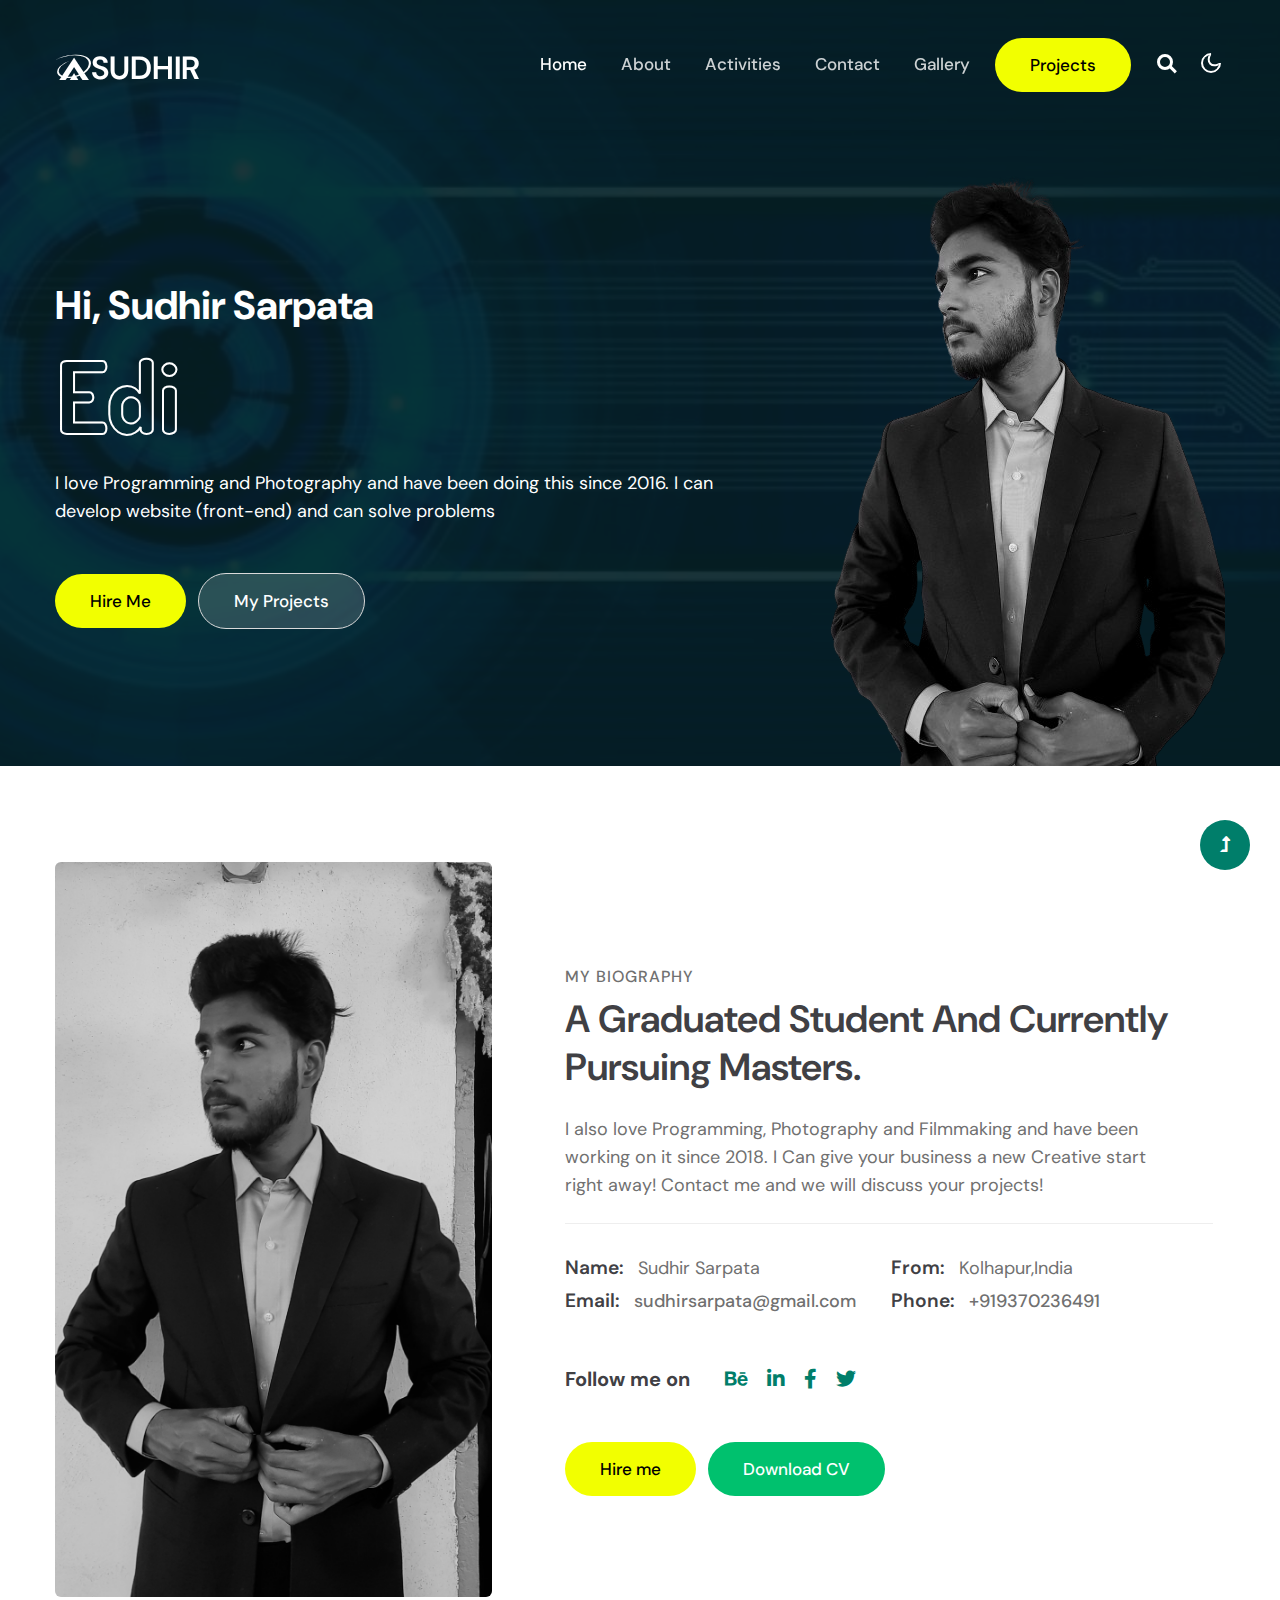
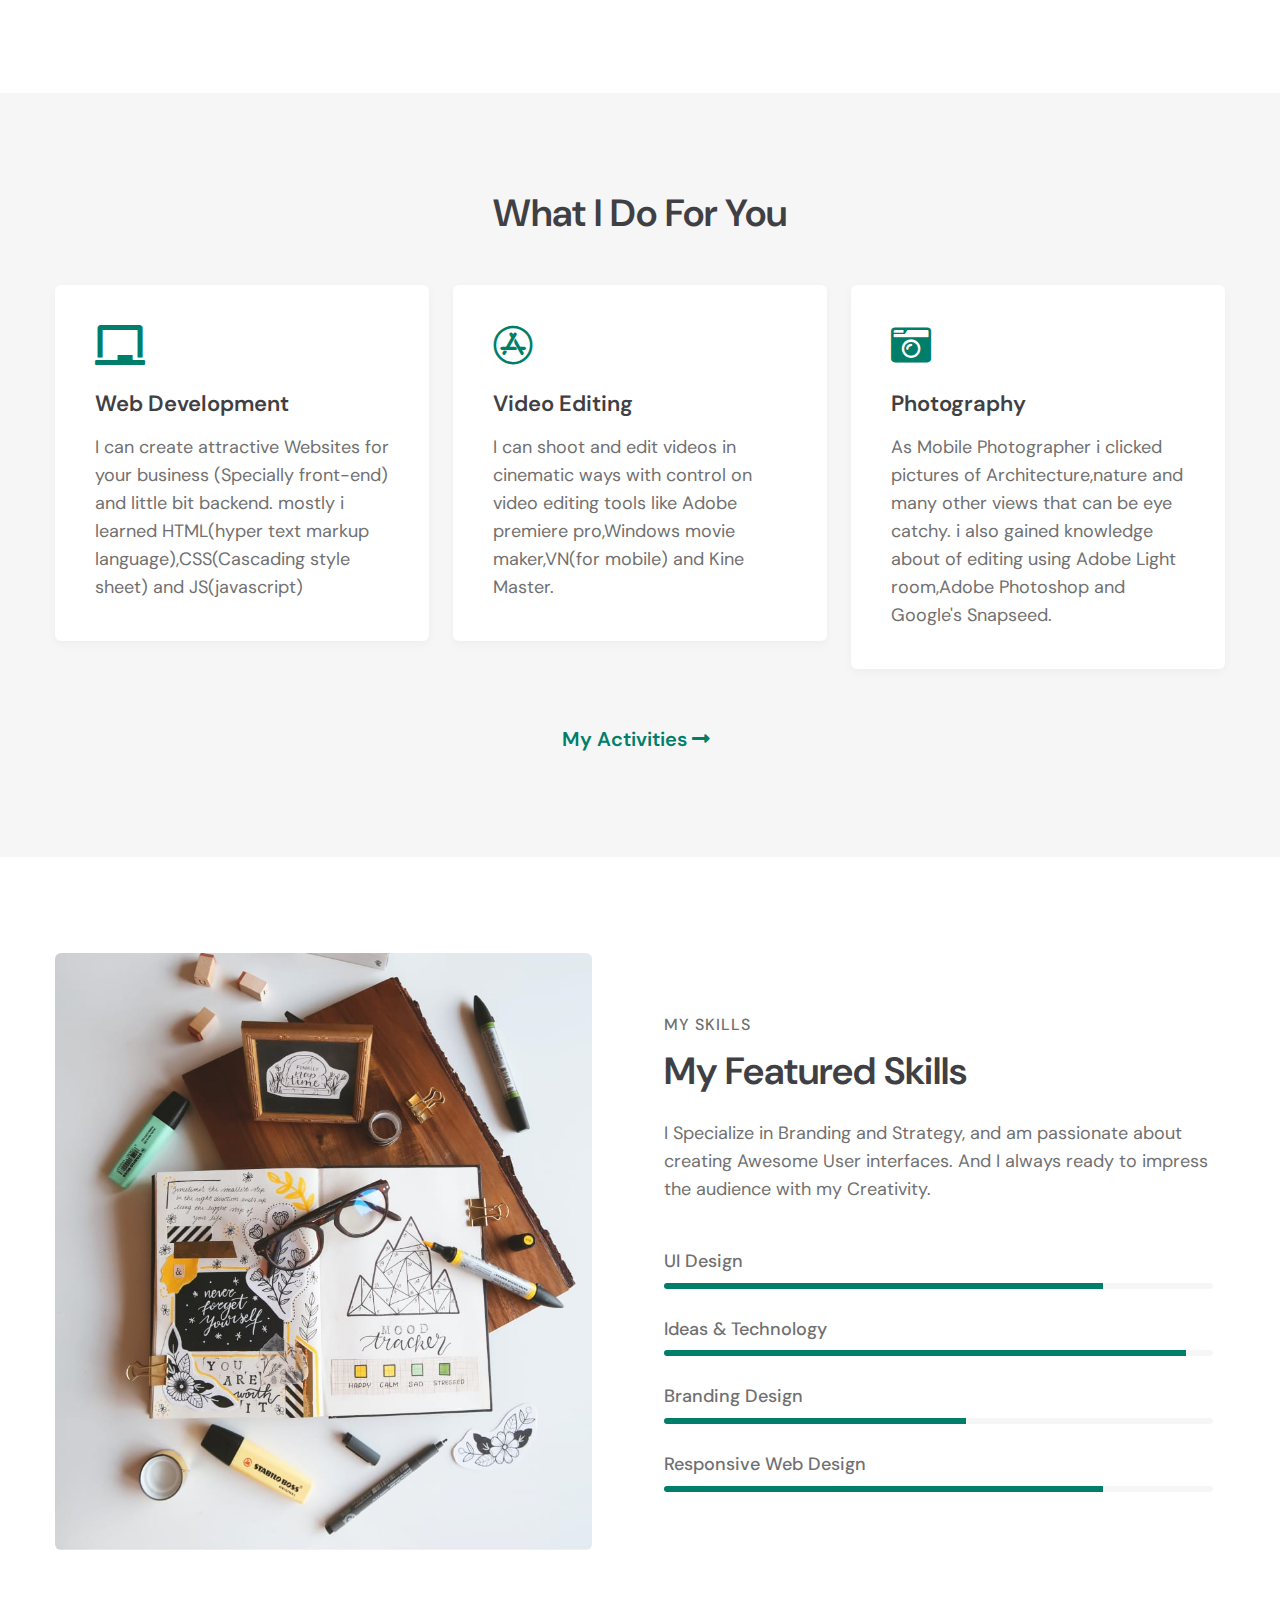
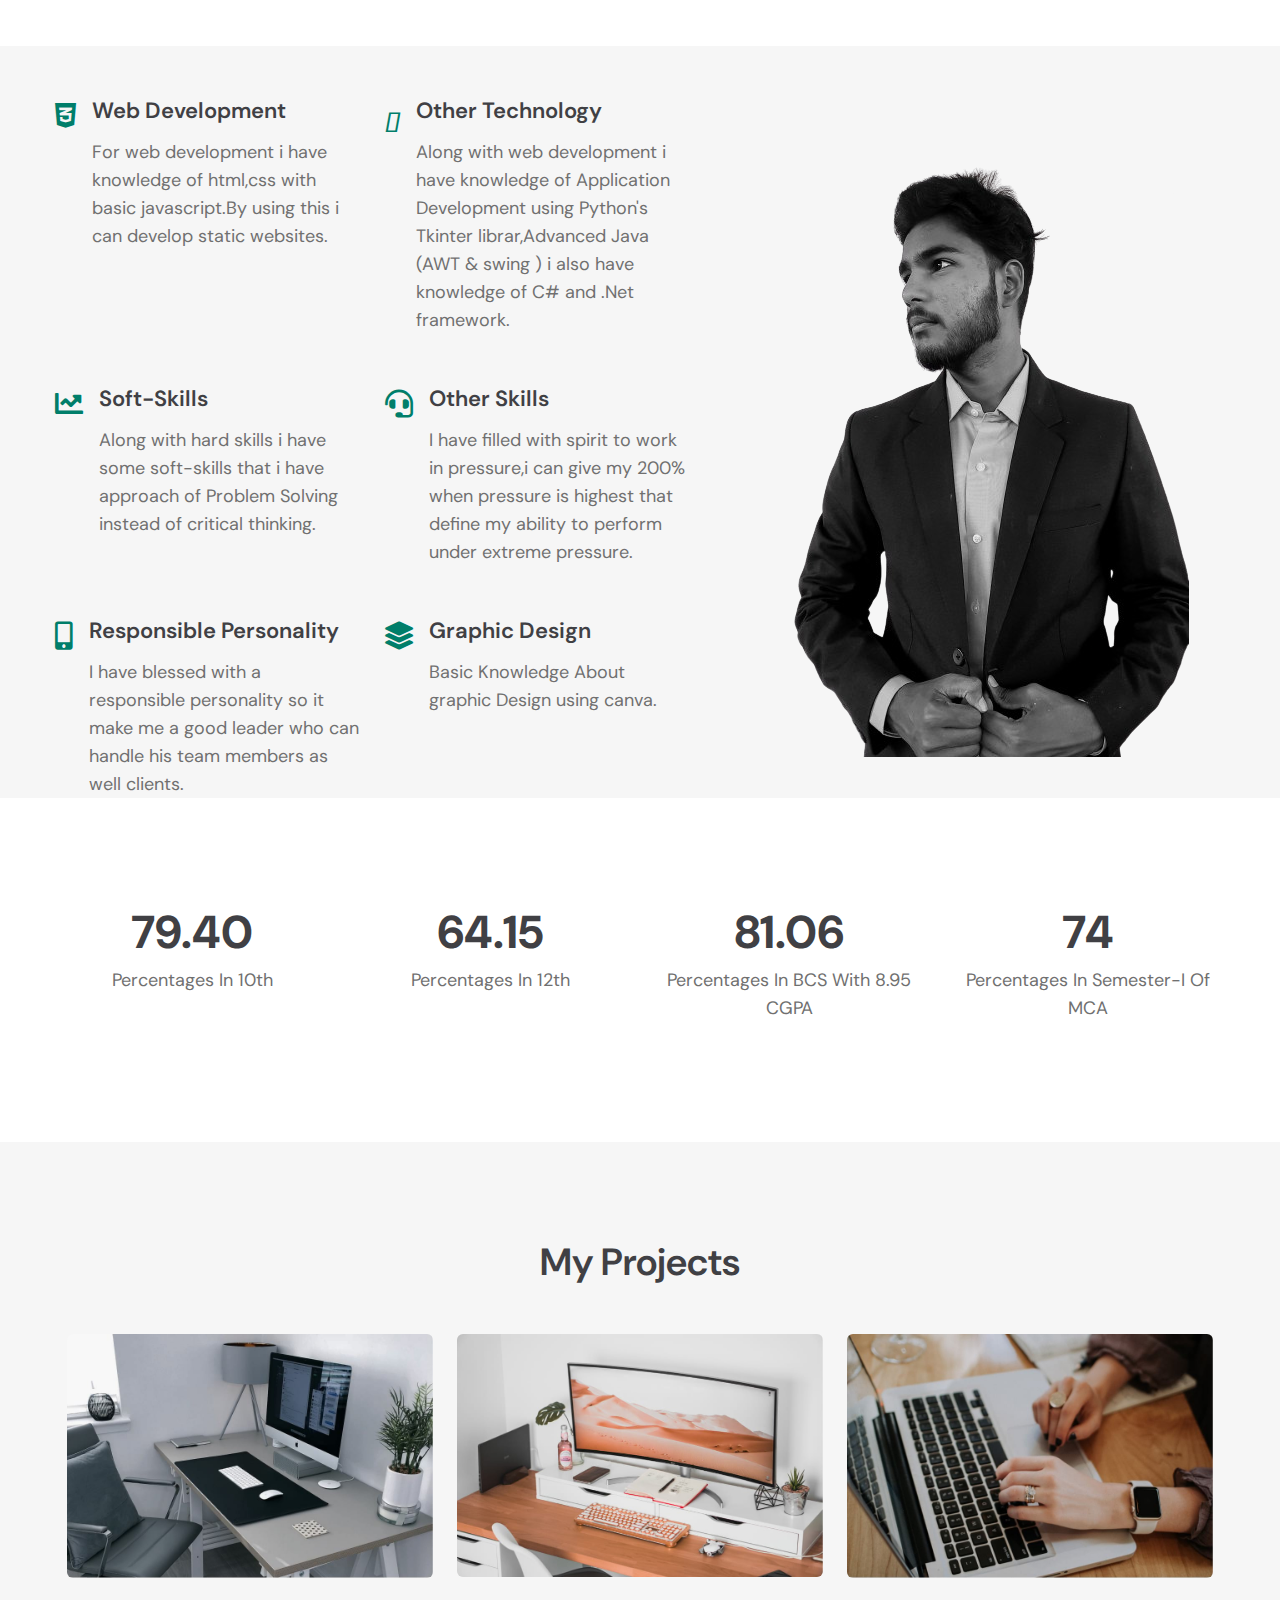
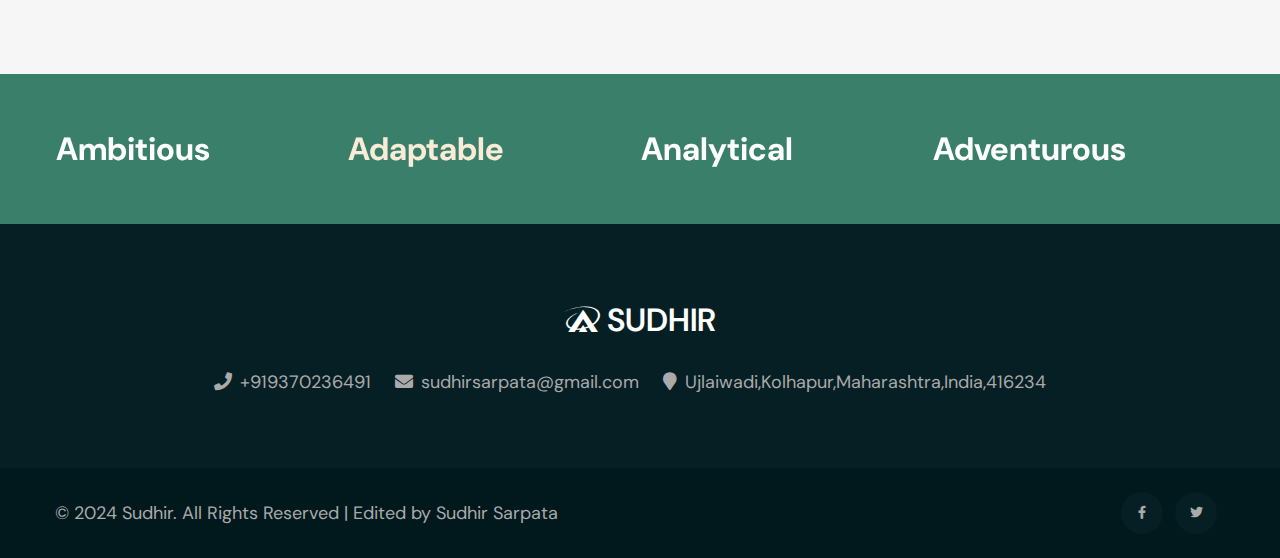
<file: index.html>
<!--
Author: W3layouts
Author URL: http://w3layouts.com
-->
<!doctype html>
<html lang="en">

<head>
    <!-- Required meta tags -->
    <meta charset="utf-8">
    <meta name="viewport" content="width=device-width, initial-scale=1, shrink-to-fit=no">
    <title>My-website</title>

    <!-- google-fonts -->
    <link href="//fonts.googleapis.com/css2?family=Dosis:wght@300;400;500;600;800&display=swap" rel="stylesheet">
    <link href="//fonts.googleapis.com/css2?family=DM+Sans:wght@400;500;700&display=swap" rel="stylesheet">
    <!-- //google-fonts -->

    <!-- Template CSS Style link -->
    <link rel="stylesheet" href="assets/css/style-liberty.css">

</head>

<body>


    <!--header-->
    <header id="site-header" class="fixed-top">
        <div class="container">
            <nav class="navbar navbar-expand-lg stroke">
                <h1>
                    <a class="navbar-brand" href="index.html">
                        <i class="fab fa-asymmetrik"></i>SUDHIR
                    </a>
                </h1>
                <!-- if logo is image enable this   
            <a class="navbar-brand" href="#index.html">
                <img src="image-path" alt="Your logo" title="Your logo" style="height:35px;" />
            </a> -->
                <button class="navbar-toggler collapsed bg-gradient" type="button" data-bs-toggle="collapse"
                    data-bs-target="#navbarTogglerDemo02" aria-controls="navbarTogglerDemo02" aria-expanded="false"
                    aria-label="Toggle navigation">
                    <span class="navbar-toggler-icon fa icon-expand fa-bars"></span>
                    <span class="navbar-toggler-icon fa icon-close fa-times"></span>
                </button>

                <div class="collapse navbar-collapse" id="navbarTogglerDemo02">
                    <ul class="navbar-nav ms-lg-auto align-items-center">
                        <li class="nav-item active">
                            <a class="nav-link" href="index.html">Home <span class="sr-only">(current)</span></a>
                        </li>
                        <li class="nav-item">
                            <a class="nav-link" href="about.html">About</a>
                        </li>
                        <li class="nav-item">
                            <a class="nav-link" href="services.html">Activities</a>
                        </li>
                        <li class="nav-item">
                            <a class="nav-link" href="contact.html">Contact</a>
                        </li>
                        <li class="nav-item">
                            <a class="nav-link" href="Gallery.html">Gallery</a>
                        </li>


                        <!--/right-btn-->
                        <div class="header-btn mx-2">
                            <a class="btn btn-style btn-primary mr-lg-5" href="project.html"> Projects</a>
                        </div>
                        <!--/right-btn-->

                    </ul>
                </div>

                <!-- search -->
                <ul class="cd-header-buttons px-lg-2">
                    <li>
                    <a class="cd-search-trigger" href="#cd-search">
                        <span></span>
                    </a>
                    </li>
                </ul>
                <div id="cd-search" class="cd-search">
                    <form action="#url" method="post">
                        <input name="Search" type="search" placeholder="Click enter after typing...">
                    </form>
                </div>
                <!-- //search -->
                
                <!-- toggle switch for light and dark theme -->
                <div class="cont-ser-position">
                    <nav class="navigation">
                        <div class="theme-switch-wrapper">
                            <label class="theme-switch" for="checkbox">
                                <input type="checkbox" id="checkbox">
                                <div class="mode-container">
                                    <i class="gg-sun"></i>
                                    <i class="gg-moon"></i>
                                </div>
                            </label>
                        </div>
                    </nav>
                </div>
                <!-- //toggle switch for light and dark theme -->
            </nav>
        </div>
    </header>
    <!--//header-->




    <!-- banner section -->
    <section id="home" class="w3l-banner pt-5">
        <div class="container pt-lg-5 pt-md-4">
            <div class="row pt-lg-5 pt-4">
                <div class="col-lg-7 banner-info-grid pt-lg-0 pt-5">
                    <h1 class="mb-3">Hi, Sudhir Sarpata</h1>
                    <h3 class="mb-4"> <span class="typed-text"></span><span class="cursor">&nbsp</span> </h3>
                    <p>I love Programming and Photography and have been doing this since 2016. I can develop website (front-end) and can solve problems</p>
                    
                    <a class="btn btn-primary btn-style mt-5 me-2" href="contact.html"> Hire Me </a>
                    <a class="btn btn-style transparent-btn mt-5" href="#portfolio"> My Projects</a>
                    
                </div>
                <div class="col-lg-5 text-lg-end my-image mt-lg-0 mt-4">
                    <img src="assets/images/banner2.png" class="img-fluid" />
                </div>
            </div>
        </div>
    </section>
    <!-- //banner section -->


    <!-- About Section-->
    <section class="w3l-about py-5" id="about">
        <div class="container py-md-5 py-2">
            <div class="row w3l-row">
                <div class="col-lg-5 my-image pe-lg-5 mb-lg-0 mb-md-5 mb-4">
                    <img src="assets/images/about2.jpg" alt="" class="img-fluid">
                </div>
                <div class="col-lg-7 w3l-about-info px-lg-4 align-center">
                    <h6 class="w3l-title-small mb-1">My Biography</h6>
                    <h3 class="w3l-title-main mb-2">A graduated student and Currently pursuing masters.</h3>
                    <p class="my-4 pe-lg-5">I also love Programming, Photography and Filmmaking and have been working on it since 2018. I Can give your business a new Creative start right away! Contact me and we will discuss your projects!</p>
                    <div class="my-info mt-4">
                        <div class="single-info"><span>Name:</span>
                            <p>Sudhir Sarpata</p>
                        </div>
                        <div class="single-info"><span>From:</span>
                            <p>Kolhapur,India</p>
                        </div>
                        <div class="single-info"><span>Email:</span>
                            <p><a href="mailto:sudhirsarpata@gmail.com">sudhirsarpata@gmail.com</a></p>
                        </div>
                        <div class="single-info"><span>Phone:</span>
                            <p><a href="tel:+919370236491">+919370236491</a></p>
                        </div>
                    </div>

                    <ul class="follow-social mt-lg-5 mt-4">
                        <li>
                            <h5 class="me-md-3">Follow me on </h5>
                        </li>

                        <li><a href="https://in.linkedin.com/company/w3layouts"><span class="fab fa-behance"></span></a>
                        </li>

                        <li><a href="https://in.linkedin.com/company/w3layouts"><span class="fab fa-linkedin-in"></span></a>
                        </li>

                        <li><a href="https://www.facebook.com/w3layouts/">
                                <span class="fab fa-facebook-f"></span></a></li>

                        <li><a href="https://twitter.com/W3layouts"><span class="fab fa-twitter"></span></a></li>

                    </ul>
                    <div class="w3l-btn">
                        <a href="contact.html" class="btn btn-style btn-primary mt-lg-5 mt-4 me-md-2">Hire me</a>
                        <a href="images/assets/CV-1.pdf" download="Sudhir.pdf" class="btn btn-style btn-secondary mt-lg-5 mt-4">Download CV</a>
                    </div>
                </div>
            </div>
        </div>
    </section>
    <!-- //About Section-->


    <!-- Services Section -->
    <section class="about-section py-5">
        <div class="container py-lg-5 py-md-4 py-2">
            <div class="title-heading-w3 mx-auto text-center mb-sm-5 mb-4">
                <h3 class="w3l-title-main">What I do for you</h3>
            </div>
            <div class="row justify-content-center">
                <div class="col-lg-4 col-md-6">
                    <div class="about-single">
                        <div class="about-icon mb-4">
                            <i class="fas fa-chalkboard"></i>
                        </div>
                        <div class="about-content">
                            <h5 class="mb-3"><a href="#url">Web Development</a></h5>
                            <p>I can create attractive Websites for your business (Specially front-end) and little bit backend. mostly i learned HTML(hyper text markup language),CSS(Cascading style sheet) and JS(javascript)</p>
                        </div>
                    </div>
                </div>
                <div class="col-lg-4 col-md-6 mt-md-0 mt-3">
                    <div class="about-single">
                        <div class="about-icon mb-4">
                            <i class="fab fa-app-store"></i>
                        </div>
                        <div class="about-content">
                            <h5 class="mb-3"><a href="#url">Video Editing</a></h5>
                            <p>I can shoot and edit videos in cinematic ways with control on video editing tools like Adobe premiere pro,Windows movie maker,VN(for mobile) and Kine Master.</p>
                        </div>
                    </div>
                </div>
                <div class="col-lg-4 col-md-6 mt-lg-0 mt-3">
                    <div class="about-single">
                        <div class="about-icon mb-4">
                            <i class="fas fa-camera-retro"></i>
                        </div>
                        <div class="about-content">
                            <h5 class="mb-3"><a href="#url"> Photography</a></h5>
                            <p>As Mobile Photographer i clicked pictures of Architecture,nature and many other views that can be eye catchy. i also gained knowledge about of editing using Adobe Light room,Adobe Photoshop and Google's Snapseed.</p>
                        </div>
                    </div>
                </div>
            </div>

            <div class="w3l-btn text-center">
                <a href="services.html" class="btn btn-border mt-lg-5 mt-4 me-2">
                    My Activities <span class="fas fa-long-arrow-alt-right"></span></a>
            </div>
        </div>
    </section>
    <!-- //Services Section -->





    <section class="w3l-skills py-5" id="skills">
        <div class="container py-lg-5 py-md-4 py-3">
            <div class="row">
                <div class="col-lg-6 pe-lg-5">
                    <img src="assets/images/about1.jpg" alt="" class="img-fluid">
                </div>
                <div class="col-lg-6 mt-lg-0 mt-5 w3l-content-6 px-lg-4 align-self-center">
                    <h6 class="w3l-title-small mb-2">My skills</h6>
                    <h3 class="w3l-title-main">My Featured skills</h3>
                    <p class="mt-4">I Specialize in Branding and Strategy, and am passionate about creating Awesome
                    User interfaces. And I always ready to impress the audience with my Creativity. </p>
                    <div class="progress-info mt-5">
                        <h6 class="progress-tittle">UI Design</h6>
                        <div class="progress">
                            <div class="progress-bar progress-bar-striped" role="progressbar" style="width: 80%" aria-valuenow="80" aria-valuemin="0" aria-valuemax="100">
                            </div>
                        </div>
                    </div>
                    <div class="progress-info">
                        <h6 class="progress-tittle">Ideas &amp; Technology
                        </h6>
                        <div class="progress">
                            <div class="progress-bar progress-bar-striped" role="progressbar" style="width: 95%" aria-valuenow="95" aria-valuemin="0" aria-valuemax="100">
                            </div>
                        </div>
                    </div>
                    <div class="progress-info">
                        <h6 class="progress-tittle">Branding Design</h6>
                        <div class="progress">
                            <div class="progress-bar progress-bar-striped" role="progressbar" style="width: 55%" aria-valuenow="55" aria-valuemin="0" aria-valuemax="100">
                            </div>
                        </div>
                    </div>
                    <div class="progress-info mb-0">
                        <h6 class="progress-tittle">Responsive Web Design</h6>
                        <div class="progress">
                            <div class="progress-bar progress-bar-striped" role="progressbar" style="width: 80%" aria-valuenow="80" aria-valuemin="0" aria-valuemax="100">
                            </div>
                        </div>
                    </div>
                </div>
            </div>
        </div>
    </section>


    <!-- Why Choose Us Section-->
    <section class="w3l-whychooseus pt-5" id="about1">
        <div class="container pt-lg-0 pt-md-4 pt-2">
            <div class="row align-items-center">
                <div class="col-lg-7 pe-lg-5 align-items-center">
                    <div class="row two-grids">
                        <div class="col-sm-6 grids_info d-flex">
                            <i class="fab fa-css3-alt"></i>
                            <div class="detail ms-3">
                                <h4 class="w3l-subtitle">Web Development</h4>
                                <p>For web development i have knowledge of html,css with basic javascript.By using this i can develop static websites.
                                </p>
                            </div>
                        </div>
                        <div class="col-sm-6 grids_info d-flex mt-sm-0 mt-4">
                            <i class="fa-light fa-film"></i><i class=""></i>
                            <div class="detail ms-3">
                                <h4 class="w3l-subtitle">Other Technology</h4>
                                <p>Along with web development i have knowledge of Application Development using Python's Tkinter librar,Advanced Java (AWT & swing ) i also have knowledge of C# and .Net framework.
                                </p>
                            </div>
                        </div>
                        <div class="col-sm-6 grids_info d-flex mt-md-5 mt-4">
                            <i class="fas fa-chart-line"></i>
                            <div class="detail ms-3">
                                <h4 class="w3l-subtitle">Soft-Skills</h4>
                                <p>Along with hard skills i have some soft-skills that i have approach of Problem Solving instead of critical thinking.</p>  
                                </p>
                            </div>
                        </div>
                        <div class="col-sm-6 grids_info d-flex mt-md-5 mt-4">
                            <i class="fas fa-headset"></i>
                            <div class="detail ms-3">
                                <h4 class="w3l-subtitle">Other Skills</h4>
                                <p>I have filled with spirit to work in pressure,i can give my 200% when pressure is highest that define my ability to perform under extreme pressure.
                                </p>
                            </div>
                        </div>
                        <div class="col-sm-6 grids_info d-flex mt-md-5 mt-4">
                            <i class="fas fa-mobile-alt"></i>
                            <div class="detail ms-3">
                                <h4 class="w3l-subtitle">Responsible Personality</h4>
                                <p>I have blessed with a responsible personality so it make me a good leader who can handle his team members as well clients.</p>
                                </p>
                            </div>
                        </div>
                        <div class="col-sm-6 grids_info d-flex mt-md-5 mt-4">
                            <i class="fas fa-layer-group"></i>
                            <div class="detail ms-3">
                                <h4 class="w3l-subtitle">Graphic Design</h4>
                                <p>Basic Knowledge About graphic Design using canva.
                                </p>
                            </div>
                        </div>
                    </div>
                </div>
                <div class="col-lg-5 ps-lg-5 my-image mt-lg-0 mt-4">
                    <img src="assets/images/banner2.png" alt="" class="img-fluid">
                </div>

            </div>
        </div>
    </section>
    <!-- //Why Choose Us Section-->



    
    <!-- Stats Section-->
    <section class="w3l-stats-section py-5" id="stats">
        <div class="container py-lg-5 py-md-4 py-2">
            <div class="w3l-stats-inner-inf py-lg-4">
                <div class="row stats-con text-center">
                    <div class="col-lg-3 col-6 stats_info counter_grid">
                        <p class="counter"> 79.40 </p>
                        <h3>Percentages in 10th</h3>
                    </div>
                    <div class="col-lg-3 col-6 stats_info counter_grid">
                        <p class="counter"> 64.15 </p>
                        <h3>Percentages in 12th</h3>
                    </div>
                    <div class="col-lg-3 col-6 stats_info counter_grid mt-lg-0 mt-sm-5 mt-5">
                        <p class="counter"> 81.06 </p>
                        <h3>Percentages in BCS with 8.95 CGPA</h3>
                    </div>
                    <div class="col-lg-3 col-6 stats_info counter_grid mt-lg-0 mt-sm-5 mt-5">
                        <p class="counter"> 74 </p>
                        <h3>Percentages in Semester-I of MCA</h3>
                    </div>

                </div>
            </div>
        </div>
    </section>
    <!-- //Stats Section-->


    <!-- portfolio -->
    <section class="w3-gallery py-5" id="portfolio">
        <div class="container py-lg-5 py-md-4 py-2">
            <div class="title-heading-w3 mx-auto text-center mb-sm-5 mb-4">
                <h3 class="w3l-title-main mb-2">My Projects</h3>
            </div>
            <div class="row portfolio-area clearfix p-0 m-0">
                <div class="col-lg-4 col-md-6 portfolio-item2 content" data-id="id-1" data-type="cat-item-1">
                    <span class="image-block">
                        <a href="https://drive.google.com/file/d/16i2hMKxH64ixS-mySNXuISmy-n_SXPW_/view?usp=drive_link">
                            <div class="content-overlay"></div>
                            <img src="assets/images/blog1.jpg" class="img-fluid w3layouts agileits" alt="portfolio-img">
                            <div class="content-details fadeIn-bottom">
                                <h3 class="content-title">Dairy Management System</h3>
                                <p class="content-text">Used for Management of Customers and sellers of Dairy.</p>
                            </div>
                        </a>
                    </span>
                </div>
                <div class="col-lg-4 col-md-6 portfolio-item2 content mt-md-0 mt-4" data-id="id-2" data-type="cat-item-2">
                    <span class="image-block">
                        <a href="https://rihdus.github.io/mini-project/">
                            <div class="content-overlay"></div>
                            <img src="assets/images/blog2.jpg" class="img-fluid w3layouts agileits" alt="portfolio-img">
                            <div class="content-details fadeIn-bottom">
                                <h3 class="content-title">Spam Detector</h3>
                                <p class="content-text">Used for detecting Spams in URL's</p>
                            </div>
                        </a>
                    </span>
                </div>
                <div class="col-lg-4 col-md-6 portfolio-item2 content mt-lg-0 mt-4" data-id="id-3" data-type="cat-item-3">
                    <span class="image-block">
                        <a href="https://rihdus.github.io/Kolhapur-/">
                            <div class="content-overlay"></div>
                            <img src="assets/images/blog5.jpg" class="img-fluid w3layouts agileits" alt="portfolio-img">
                            <div class="content-details fadeIn-bottom">
                                <h3 class="content-title">Kolhapur</h3>
                                <p class="content-text">For showcasing beauty of my hometown Kolhapur</p>
                            </div>
                        </a>
                    </span>
                </div>
                
            </div>
            <!--end portfolio-area -->
        </div>
        <!-- //gallery container -->
    </section>
    <!-- //portfolio -->


    <!--/brands-->
    <section class="w3l-brands py-md-5 py-4">
        <div class="container py-lg-2">
            <div class="align-items-center">
                <div id="owl-demo" class="owl-carousel owl-theme">
                    <div class="item">
                         <h2 style="color: white;">Ambitious</h2>
                    </div>
                    <div class="item">
                         <h2 style="color: antiquewhite;">Adaptable</h2>
                    </div>

                    <div class="item">
                         <h2 style="color: white;">Analytical</h2>
                    </div>

                    <div class="item">
                         <h2 style="color: white;">Adventurous</h2>
                    </div>

                    <div class="item">
                         <h2 style="color: white;">Confident</h2>
                    </div>

                    <div class="item">
                         <h2 style="color: whitesmoke;">Radiant</h2>
                    </div>
                    <div class="item">
                         <h2 style="color: white;">Adept</h2>
                    </div>

                    <div class="item">
                         <h2 style="color: white;">Astute</h2>
                    </div>

                    <div class="item">
                         <h2 style="color: wheat;">Perspicacious</h2>
                    </div>
                </div>
            </div>
        </div>
    </section>
    <!-- //brands -->



     <!-- footer -->
     <footer class="text-center">
        <div class="footer py-5">
            <div class="container py-md-4">
                <div clss="footer-logo">
                    <a class="logo" href="index.html">
                        <i class="fab fa-asymmetrik"></i> SUDHIR
                    </a>
                </div>
                <div class="footer-contact-info mt-4">
                    <ul>
                        <li>
                            <a href="tel:+919370236491" class="contact-text-sub">
                                <span class="fas fa-phone me-2"></span>+919370236491</a>
                        </li>
                        <li>
                            <a href="mailto:sudhirsarpata@gmail.com" class="contact-text-sub">
                                <span class="fas fa-envelope me-2"></span>sudhirsarpata@gmail.com </a>
                        </li>
                        <li>
                            <p class="contact-text-sub"> 
                                <span class="fas fa-map-marker me-2"></span>Ujlaiwadi,Kolhapur,Maharashtra,India,416234</p>
                        </li>
                    </ul>
                </div>
            </div>
        </div>
        <div class="container py-4">
            <div class="row footer-grids">
                <div class="col-lg-6 copyright text-lg-start text-center align-center">
                    <p>© 2024 Sudhir. All Rights Reserved | Edited by Sudhir Sarpata </p>
                </div>
                <div class="col-lg-6 text-lg-end text-center mt-lg-0 mt-4">
                    <div class="social">
                        <ul>
                            <li><a href="https://www.facebook.com/sudhir.sarpata/"><span class="fab me-2 fa-facebook-f"></span></a></li>
                            <li><a href="https://x.com/sarpata_sudhir"><span class="fab me-2 fa-twitter"></span></a></li>
                        </ul>
                    </div>
                </div>
            </div>
        </div>
    </footer>
    <!-- //footer -->



    <!-- Js scripts -->
    <!-- move top -->
    <button onclick="topFunction()" id="movetop" title="Go to top">
        <span class="fas fa-level-up-alt" aria-hidden="true"></span>
    </button>
    <script>
        // When the user scrolls down 20px from the top of the document, show the button
        window.onscroll = function () {
            scrollFunction()
        };

        function scrollFunction() {
            if (document.body.scrollTop > 20 || document.documentElement.scrollTop > 20) {
                document.getElementById("movetop").style.display = "block";
            } else {
                document.getElementById("movetop").style.display = "none";
            }
        }

        // When the user clicks on the button, scroll to the top of the document
        function topFunction() {
            document.body.scrollTop = 0;
            document.documentElement.scrollTop = 0;
        }
    </script>
    <!-- //move top -->

    <!-- common jquery plugin -->
    <script src="assets/js/jquery-3.3.1.min.js"></script>
    <!-- //common jquery plugin -->

    <!-- theme switch js (light and dark)-->
    <script src="assets/js/theme-change.js"></script>
    <!-- //theme switch js (light and dark)-->

    <!--search-bar-->
    <script src="assets/js/search.js"></script>
    <!--//search-bar-->

    <!--/stats-number-counter-->
    <script src="assets/js/jquery.waypoints.min.js"></script>
    <script src="assets/js/jquery.countup.js"></script>
    <script>
        $('.counter').countUp();

    </script>
    <!--//stats-number-counter-->

    <!--/owlcarousel-->
    <script src="assets/js/owl.carousel.js"></script>
    <!-- //brands-->
    <script>
        $(document).ready(function() {
            $("#owl-demo").owlCarousel({
                loop: true,
                autoplay: true,
                autoplaySpeed: 1500,
                nav: false,
                responsiveClass: true,
                responsive: {
                    0: {
                        items: 2,
                        nav: false
                    },
                    568: {
                        items: 3,
                        nav: false
                    },
                    768: {
                        items: 4,
                        nav: false
                    }
                }
            })
        })

    </script>
    <!-- //brands-->

    <!-- /typig-text-->
    <script>
        const typedTextSpan = document.querySelector(".typed-text");
        const cursorSpan = document.querySelector(".cursor");

        const textArray = ["Editor","SoftwareEngineer","Web Developer", "Photographer",  "Learner"];
        const typingDelay = 200;
        const erasingDelay = 10;
        const newTextDelay = 100; // Delay between current and next text
        let textArrayIndex = 0;
        let charIndex = 0;

        function type() {
            if (charIndex < textArray[textArrayIndex].length) {
                if (!cursorSpan.classList.contains("typing")) cursorSpan.classList.add("typing");
                typedTextSpan.textContent += textArray[textArrayIndex].charAt(charIndex);
                charIndex++;
                setTimeout(type, typingDelay);
            } else {
                cursorSpan.classList.remove("typing");
                setTimeout(erase, newTextDelay);
            }
        }

        function erase() {
            if (charIndex > 0) {
                // add class 'typing' if there's none
                if (!cursorSpan.classList.contains("typing")) {
                    cursorSpan.classList.add("typing");
                }
                typedTextSpan.textContent = textArray[textArrayIndex].substring(0, 0);
                charIndex--;
                setTimeout(erase, erasingDelay);
            } else {
                cursorSpan.classList.remove("typing");
                textArrayIndex++;
                if (textArrayIndex >= textArray.length) textArrayIndex = 0;
                setTimeout(type, typingDelay);
            }
        }

        document.addEventListener("DOMContentLoaded", function () { // On DOM Load initiate the effect
            if (textArray.length) setTimeout(type, newTextDelay + 250);
        });
    </script>
    <!-- //typig-text-->


    <!-- jQuery-Photo-filter-lightbox-portfolio-plugin -->
    <script src="assets/js/jquery-1.7.2.js"></script>
    <script src="assets/js/jquery.quicksand.js"></script>
    <script src="assets/js/script.js"></script>
    <script src="assets/js/jquery.prettyPhoto.js"></script>
    <!-- //jQuery-Photo-filter-lightbox-portfolio-plugin -->

    <!-- MENU-JS -->
    <script>
        $(window).on("scroll", function () {
            var scroll = $(window).scrollTop();

            if (scroll >= 80) {
                $("#site-header").addClass("nav-fixed");
            } else {
                $("#site-header").removeClass("nav-fixed");
            }
        });

        //Main navigation Active Class Add Remove
        $(".navbar-toggler").on("click", function () {
            $("header").toggleClass("active");
        });
        $(document).on("ready", function () {
            if ($(window).width() > 991) {
                $("header").removeClass("active");
            }
            $(window).on("resize", function () {
                if ($(window).width() > 991) {
                    $("header").removeClass("active");
                }
            });
        });
    </script>
    <!-- //MENU-JS -->

    <!-- disable body scroll which navbar is in active -->
    <script>
        $(function () {
            $('.navbar-toggler').click(function () {
                $('body').toggleClass('noscroll');
            })
        });
    </script>
    <!-- //disable body scroll which navbar is in active -->

    <!--bootstrap-->
    <script src="assets/js/bootstrap.min.js"></script>
    <!-- //bootstrap-->
    <!-- //Js scripts -->

</body>

</html>
</file>
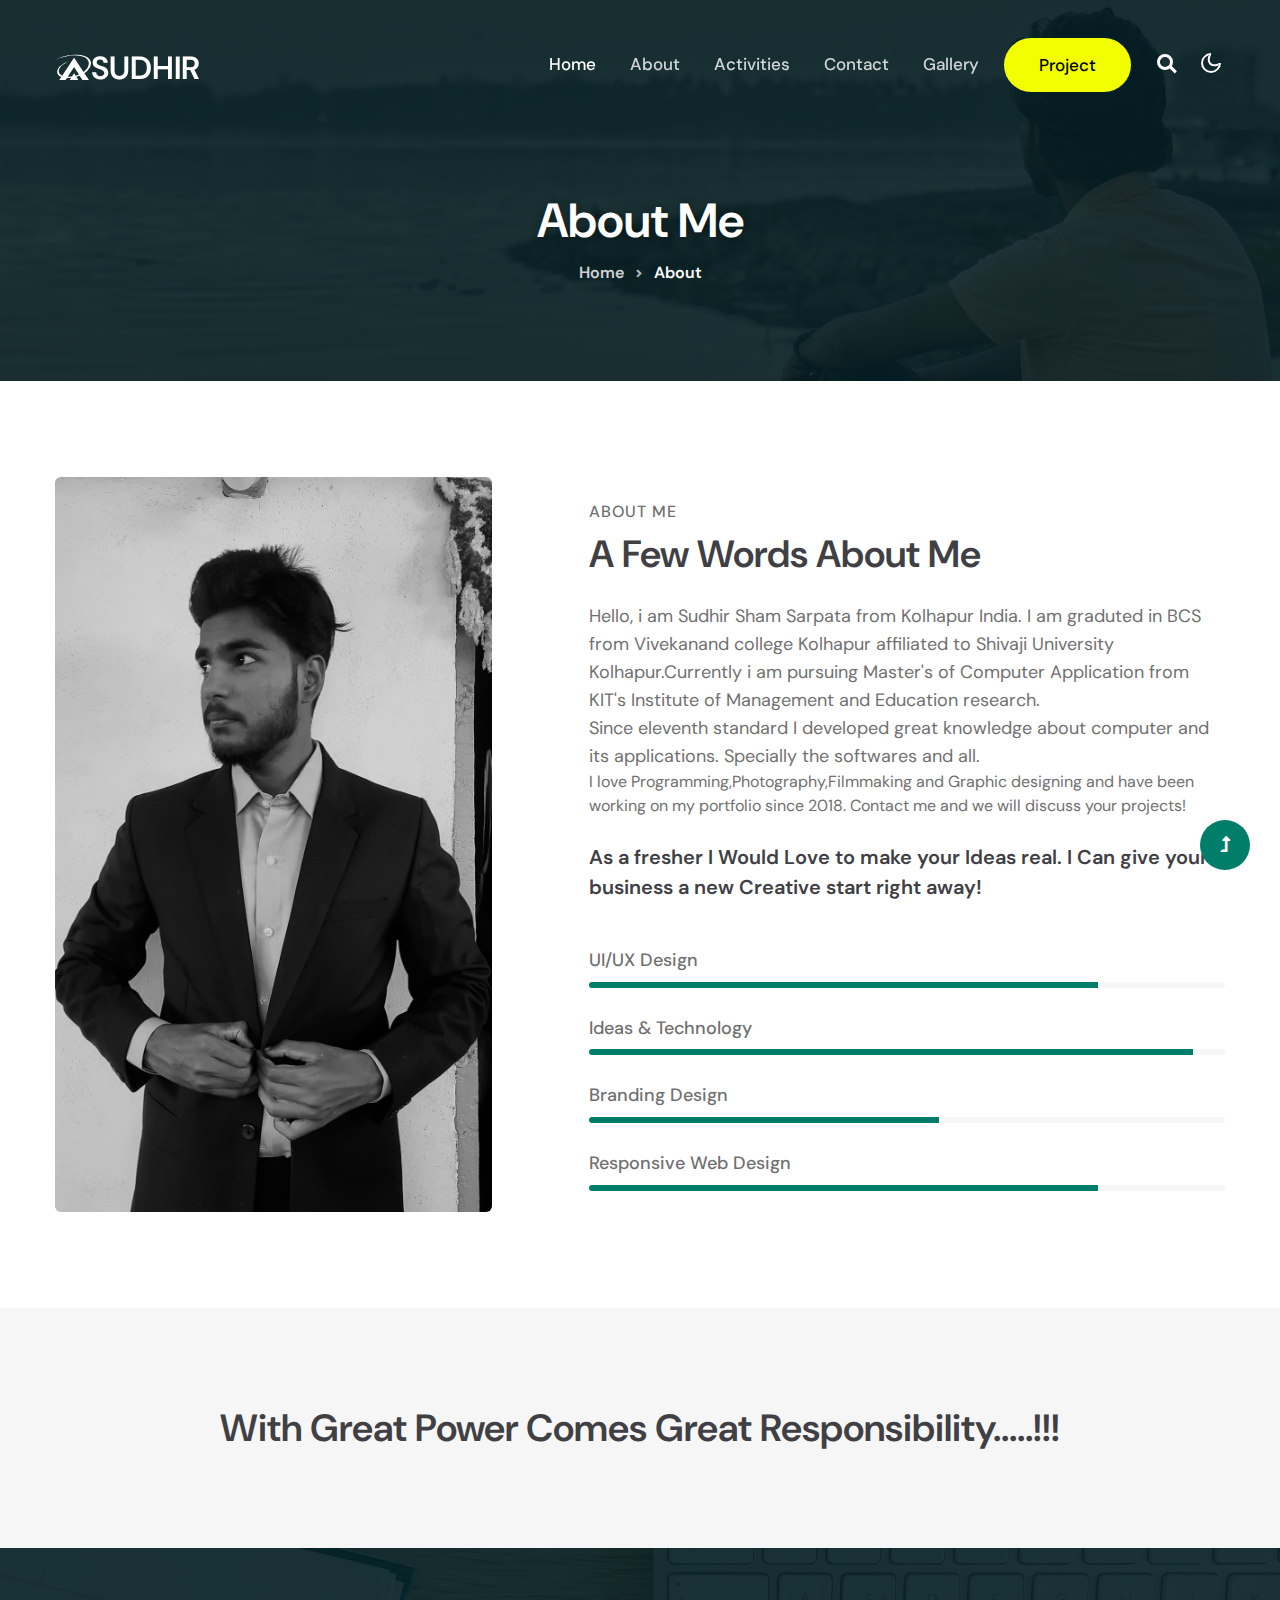
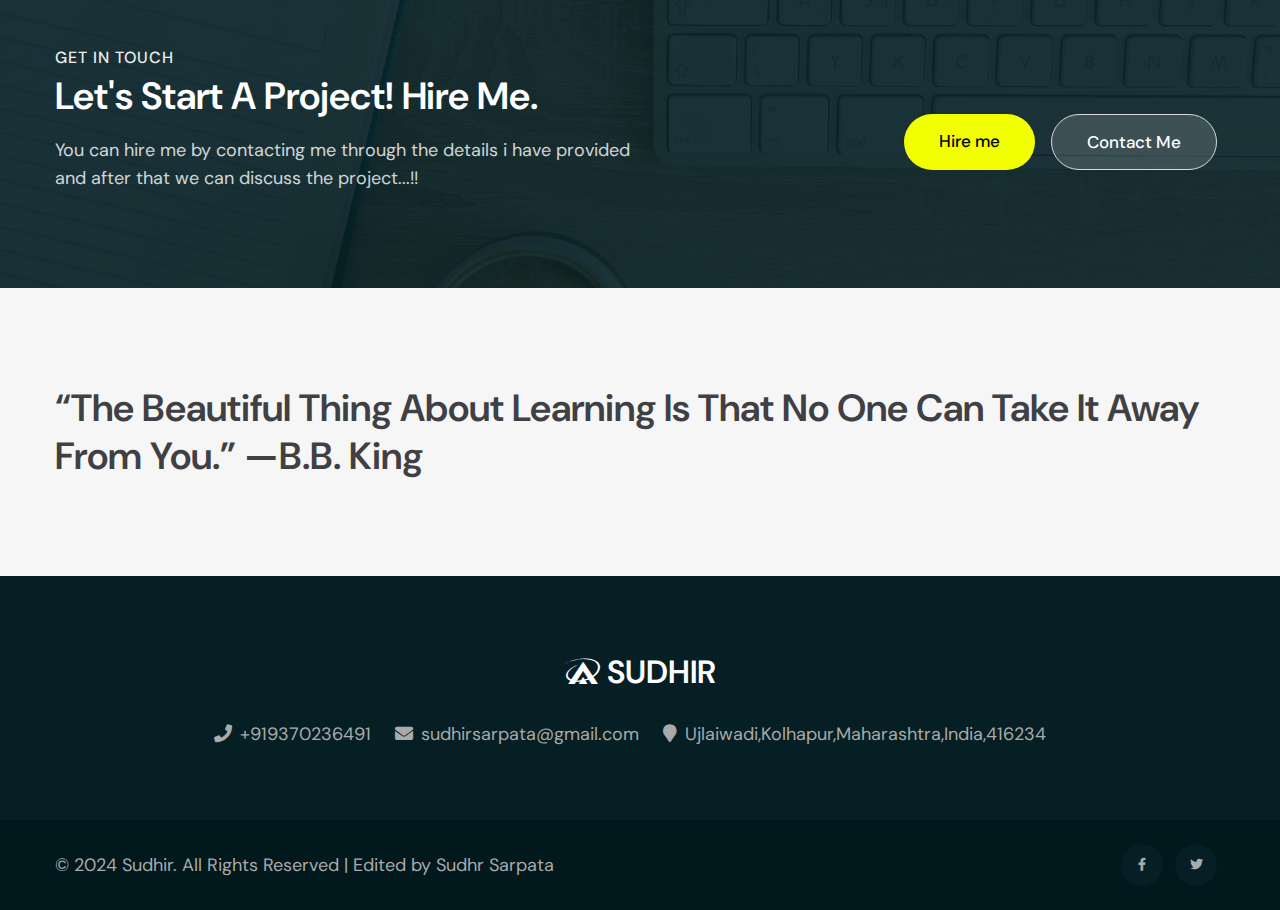
<file: about.html>
<!--
Author: W3layouts
Author URL: http://w3layouts.com
-->
<!doctype html>
<html lang="en">

<head>
    <!-- Required meta tags -->
    <meta charset="utf-8">
    <meta name="viewport" content="width=device-width, initial-scale=1, shrink-to-fit=no">
    <title>About me</title>

    <!-- google-fonts -->
    <link href="//fonts.googleapis.com/css2?family=Dosis:wght@300;400;500;600;800&display=swap" rel="stylesheet">
    <link href="//fonts.googleapis.com/css2?family=DM+Sans:wght@400;500;700&display=swap" rel="stylesheet">
    <!-- //google-fonts -->

    <!-- Template CSS Style link -->
    <link rel="stylesheet" href="assets/css/style-liberty.css">

</head>

<body>


<!--header-->
<header id="site-header" class="fixed-top">
    <div class="container">
        <nav class="navbar navbar-expand-lg stroke">
            <h1>
                <a class="navbar-brand" href="index.html">
                    <i class="fab fa-asymmetrik"></i>SUDHIR
                </a>
            </h1>
            <!-- if logo is image enable this   
        <a class="navbar-brand" href="#index.html">
            <img src="image-path" alt="Your logo" title="Your logo" style="height:35px;" />
        </a> -->
            <button class="navbar-toggler collapsed bg-gradient" type="button" data-bs-toggle="collapse"
                data-bs-target="#navbarTogglerDemo02" aria-controls="navbarTogglerDemo02" aria-expanded="false"
                aria-label="Toggle navigation">
                <span class="navbar-toggler-icon fa icon-expand fa-bars"></span>
                <span class="navbar-toggler-icon fa icon-close fa-times"></span>
            </button>

            <div class="collapse navbar-collapse" id="navbarTogglerDemo02">
                <ul class="navbar-nav ms-lg-auto align-items-center">
                    <li class="nav-item active">
                        <a class="nav-link" href="index.html">Home <span class="sr-only">(current)</span></a>
                    </li>
                    <li class="nav-item">
                        <a class="nav-link" href="about.html">About</a>
                    </li>
                    <li class="nav-item">
                        <a class="nav-link" href="services.html">Activities</a>
                    </li>
                    <li class="nav-item">
                        <a class="nav-link" href="contact.html">Contact</a>
                    </li>
                    <li class="nav-item">
                        <a class="nav-link" href="Gallery.html">Gallery</a>
                    </li>
                    <!--/right-btn-->
                    <div class="header-btn mx-2">
                        <a class="btn btn-style btn-primary mr-lg-5" href="project.html"> Project</a>
                    </div>
                    <!--/right-btn-->

                </ul>
            </div>

            <!-- search -->
            <ul class="cd-header-buttons px-lg-2">
                <li>
                <a class="cd-search-trigger" href="#cd-search">
                    <span></span>
                </a>
                </li>
            </ul>
            <div id="cd-search" class="cd-search">
                <form action="#url" method="post">
                    <input name="Search" type="search" placeholder="Click enter after typing...">
                </form>
            </div>
            <!-- //search -->
            
            <!-- toggle switch for light and dark theme -->
            <div class="cont-ser-position">
                <nav class="navigation">
                    <div class="theme-switch-wrapper">
                        <label class="theme-switch" for="checkbox">
                            <input type="checkbox" id="checkbox">
                            <div class="mode-container">
                                <i class="gg-sun"></i>
                                <i class="gg-moon"></i>
                            </div>
                        </label>
                    </div>
                </nav>
            </div>
            <!-- //toggle switch for light and dark theme -->
        </nav>
    </div>
</header><!--//header-->
<!--//header-->


<!-- about banner -->
<section class="w3l-about-breadcrumb text-center">
    <div class="breadcrumb-bg breadcrumb-bg-about py-5">
        <div class="container py-lg-5 mt-5">
            <div class="banner-info-grid mt-5">
                <h2 class="w3l-title-breadcrumb">About Me</h2>
            </div>
            <ul class="breadcrumbs-custom-path">
                <li><a href="#url">Home</a></li>
                <li class="active"><span class="fa fa-angle-right mx-2" aria-hidden="true"></span> About</li>
            </ul>
        </div>
    </div>
</section>
<!-- //about banner -->




<!-- About Section -->
<section class="w3l-content-6" id="skills">
    <div class="content-6-mian py-5">
        <div class="container py-lg-5 py-md-4 py-2">
            <div class="content-info-in row">
                <div class="content-gd col-lg-5 pe-lg-5 my-image">
                    <img src="assets/images/about2.jpg" alt="" class="img-fluid" />
                </div>
                <div class="content-gd col-lg-7 mt-lg-0 mt-5 align-self ps-lg-5">
                    <h6 class="w3l-title-small mb-1">About Me</h6>
                    <h3 class="w3l-title-main mb-lg-4 mb-3">A Few words about me</h3>
                    <p class="my-4 pe-lg-5">
                        <p>Hello, i am Sudhir Sham Sarpata from Kolhapur India. I am graduted in BCS from Vivekanand college Kolhapur affiliated to Shivaji University Kolhapur.Currently i am pursuing Master's of Computer Application from KIT's Institute of Management and Education research.</p><p>Since eleventh standard I developed great knowledge about computer and its applications. Specially the softwares and all.</p>I love Programming,Photography,Filmmaking and Graphic designing and have been working on my portfolio since 2018. Contact me and we will discuss your projects!</p><br>
                    <h5 class="w3l-subtitle mb-md-5 mb-4">As a fresher I Would Love to make your Ideas real. I Can give your business a new Creative start right away!</h5>

                    <div class="progress-info mt-5">
                        <h6 class="progress-tittle">UI/UX Design</h6>
                        <div class="progress">
                            <div class="progress-bar progress-bar-striped" role="progressbar" style="width: 80%" 
                            aria-valuenow="80" aria-valuemin="0" aria-valuemax="100">
                            </div>
                        </div>
                    </div>
                    <div class="progress-info info1">
                        <h6 class="progress-tittle">Ideas & Technology</h6>
                        <div class="progress">
                            <div class="progress-bar progress-bar-striped" role="progressbar" style="width: 95%"
                                aria-valuenow="95" aria-valuemin="0" aria-valuemax="100">
                            </div>
                        </div>
                    </div>
                    <div class="progress-info info3">
                        <h6 class="progress-tittle">Branding Design</h6>
                        <div class="progress">
                            <div class="progress-bar progress-bar-striped" role="progressbar" style="width: 55%"
                                aria-valuenow="55" aria-valuemin="0" aria-valuemax="100">
                            </div>
                        </div>
                    </div>
                    <div class="progress-info info4 mb-0">
                        <h6 class="progress-tittle">Responsive Web Design</h6>
                        <div class="progress">
                            <div class="progress-bar progress-bar-striped" role="progressbar" style="width: 80%"
                                aria-valuenow="80" aria-valuemin="0" aria-valuemax="100">
                            </div>
                        </div>
                    </div>
                </div>
            </div>
        </div>
    </div>
</section>
<!-- About Section -->


<!-- about page video popup section -->
<section class="w3l-index5" id="about">
    <div class="new-block py-5">
        <div class="container py-lg-5 py-md-4 py-2">
            <div class="middle-section text-center">
                <div class="section-width">
                    <h3 class="w3l-title-main"> With great power comes great responsibility.....!!!</h3>
                    
                </div>

            </div>
        </div>
    </div>
</section>
<!-- //about page video popup section -->

<section class="w3l-join py-5" id="join">
    <div class="container py-md-5 py-3">
        <div class="row">
            <div class="col-lg-7 video-info pe-lg-5">
                <div class="title-content">
                    <h6 class="w3l-title-small two">Get in touch</h6>
                    <h3 class="w3l-title-main two mb-3">Let's start a Project! Hire Me.</h3>
                    <p class="pe-lg-5">You can hire me by contacting me through the details i have provided and after that we can discuss the project...!!</p>

                </div>
            </div>
            <div class="col-lg-5 history-info align-self">
                <div class="w3banner-content-btns d-sm-flex justify-content-lg-end">
                    <a href="contact.html" class="btn btn-style btn-primary mt-lg-5 mt-4 me-sm-3">Hire me </a>
                    <a href="contact.html" class="btn btn-style transparent-btn mt-lg-5 mt-4 me-2">Contact Me </a>
                </div>
            </div>
        </div>
    </div>
</section>




<section class="w3l-clients" id="testimonials">
    <div class="midd-w3 py-5">
        <div class="container py-lg-5 py-md-3">
            
            <h3 class="w3l-title-main">“The beautiful thing about learning is that no one can take it away from you.” —B.B. King</h3>
                </div>
            
        </div>
    </div>
</section>




<!-- footer -->
<footer class="text-center">
    <div class="footer py-5">
        <div class="container py-md-4">
            <div clss="footer-logo">
                <a class="logo" href="index.html">
                    <i class="fab fa-asymmetrik"></i> SUDHIR
                </a>
            </div>
            <div class="footer-contact-info mt-4">
                <ul>
                    <li>
                        <a href="tel:+919370236491" class="contact-text-sub">
                            <span class="fas fa-phone me-2"></span>+919370236491</a>
                    </li>
                    <li>
                        <a href="mailto:sudhirsarpata@gmail.com" class="contact-text-sub">
                            <span class="fas fa-envelope me-2"></span>sudhirsarpata@gmail.com </a>
                    </li>
                    <li>
                        <p class="contact-text-sub"> 
                            <span class="fas fa-map-marker me-2"></span>Ujlaiwadi,Kolhapur,Maharashtra,India,416234</p>
                    </li>
                </ul>
            </div>
        </div>
    </div>
    <div class="container py-4">
        <div class="row footer-grids">
            <div class="col-lg-6 copyright text-lg-start text-center align-center">
                <p>© 2024 Sudhir. All Rights Reserved | Edited by Sudhr Sarpata </p>
            </div>
            <div class="col-lg-6 text-lg-end text-center mt-lg-0 mt-4">
                <div class="social">
                    <ul>
                        <li><a href="https://www.facebook.com/sudhir.sarpata/"><span class="fab me-2 fa-facebook-f"></span></a></li>
                            <li><a href="https://x.com/sarpata_sudhir"><span class="fab me-2 fa-twitter"></span></a></li>
                    </ul>
                </div>
            </div>
        </div>
    </div>
</footer>
<!-- //footer -->



<!-- Js scripts -->
<!-- move top -->
<button onclick="topFunction()" id="movetop" title="Go to top">
    <span class="fas fa-level-up-alt" aria-hidden="true"></span>
</button>
<script>
    // When the user scrolls down 20px from the top of the document, show the button
    window.onscroll = function () {
        scrollFunction()
    };

    function scrollFunction() {
        if (document.body.scrollTop > 20 || document.documentElement.scrollTop > 20) {
            document.getElementById("movetop").style.display = "block";
        } else {
            document.getElementById("movetop").style.display = "none";
        }
    }

    // When the user clicks on the button, scroll to the top of the document
    function topFunction() {
        document.body.scrollTop = 0;
        document.documentElement.scrollTop = 0;
    }
</script>
<!-- //move top -->

<!-- common jquery plugin -->
<script src="assets/js/jquery-3.3.1.min.js"></script>
<!-- //common jquery plugin -->

<!-- theme switch js (light and dark)-->
<script src="assets/js/theme-change.js"></script>
<!-- //theme switch js (light and dark)-->

<!--search-bar-->
<script src="assets/js/search.js"></script>
<!--//search-bar-->

<!-- video popup -->
<script src="assets/js/jquery.magnific-popup.min.js"></script>
<script>
  $(document).ready(function () {
    $('.popup-with-zoom-anim').magnificPopup({
      type: 'inline',

      fixedContentPos: false,
      fixedBgPos: true,

      overflowY: 'auto',

      closeBtnInside: true,
      preloader: false,

      midClick: true,
      removalDelay: 300,
      mainClass: 'my-mfp-zoom-in'
    });

    $('.popup-with-move-anim').magnificPopup({
      type: 'inline',

      fixedContentPos: false,
      fixedBgPos: true,

      overflowY: 'auto',

      closeBtnInside: true,
      preloader: false,

      midClick: true,
      removalDelay: 300,
      mainClass: 'my-mfp-slide-bottom'
    });
  });
</script>
<!-- //video popup -->

<!--/stats-number-counter-->
<script src="assets/js/jquery.waypoints.min.js"></script>
<script src="assets/js/jquery.countup.js"></script>
<script>
    $('.counter').countUp();

</script>
<!--//stats-number-counter-->

<!--/owlcarousel-->
<script src="assets/js/owl.carousel.js"></script>

<!-- script for tesimonials carousel slider -->
<script>
    $(document).ready(function () {
      $("#owl-demo1").owlCarousel({
        loop: true,
        margin: 30,
        nav: false,
        responsiveClass: true,
        responsive: {
          0: {
            items: 1,
            nav: false
          },
          768: {
            items: 2,
            nav: false
          },
          1024: {
            items: 3,
            nav: false
          }
        }
      })
    })
  </script>
  <!-- //script for tesimonials carousel slider -->
  
<!-- //brands-->
<script>
    $(document).ready(function() {
        $("#owl-demo").owlCarousel({
            loop: true,
            nav: false,
            autoplay: true,
            autoplaySpeed: 1500,
            responsiveClass: true,
            responsive: {
                0: {
                    items: 1,
                    nav: false
                },
                736: {
                    items: 4,
                    nav: false
                }
            }
        })
    })

</script>
<!-- //brands-->

<!-- /typig-text-->
<script>
    const typedTextSpan = document.querySelector(".typed-text");
    const cursorSpan = document.querySelector(".cursor");

    const textArray = ["Web Designer", "Web Developer", "Photographer", "Freelancer"];
    const typingDelay = 200;
    const erasingDelay = 10;
    const newTextDelay = 100; // Delay between current and next text
    let textArrayIndex = 0;
    let charIndex = 0;

    function type() {
        if (charIndex < textArray[textArrayIndex].length) {
            if (!cursorSpan.classList.contains("typing")) cursorSpan.classList.add("typing");
            typedTextSpan.textContent += textArray[textArrayIndex].charAt(charIndex);
            charIndex++;
            setTimeout(type, typingDelay);
        } else {
            cursorSpan.classList.remove("typing");
            setTimeout(erase, newTextDelay);
        }
    }

    function erase() {
        if (charIndex > 0) {
            // add class 'typing' if there's none
            if (!cursorSpan.classList.contains("typing")) {
                cursorSpan.classList.add("typing");
            }
            typedTextSpan.textContent = textArray[textArrayIndex].substring(0, 0);
            charIndex--;
            setTimeout(erase, erasingDelay);
        } else {
            cursorSpan.classList.remove("typing");
            textArrayIndex++;
            if (textArrayIndex >= textArray.length) textArrayIndex = 0;
            setTimeout(type, typingDelay);
        }
    }

    document.addEventListener("DOMContentLoaded", function () { // On DOM Load initiate the effect
        if (textArray.length) setTimeout(type, newTextDelay + 250);
    });
</script>
<!-- //typig-text-->

<!-- jQuery-Photo-filter-lightbox-portfolio-plugin -->
<script src="assets/js/jquery-1.7.2.js"></script>
<script src="assets/js/jquery.quicksand.js"></script>
<script src="assets/js/script.js"></script>
<script src="assets/js/jquery.prettyPhoto.js"></script>
<!-- //jQuery-Photo-filter-lightbox-portfolio-plugin -->

<!-- MENU-JS -->
<script>
    $(window).on("scroll", function () {
        var scroll = $(window).scrollTop();

        if (scroll >= 80) {
            $("#site-header").addClass("nav-fixed");
        } else {
            $("#site-header").removeClass("nav-fixed");
        }
    });

    //Main navigation Active Class Add Remove
    $(".navbar-toggler").on("click", function () {
        $("header").toggleClass("active");
    });
    $(document).on("ready", function () {
        if ($(window).width() > 991) {
            $("header").removeClass("active");
        }
        $(window).on("resize", function () {
            if ($(window).width() > 991) {
                $("header").removeClass("active");
            }
        });
    });
</script>
<!-- //MENU-JS -->

<!-- disable body scroll which navbar is in active -->
<script>
    $(function () {
        $('.navbar-toggler').click(function () {
            $('body').toggleClass('noscroll');
        })
    });
</script>
<!-- //disable body scroll which navbar is in active -->

<!--bootstrap-->
<script src="assets/js/bootstrap.min.js"></script>
<!-- //bootstrap-->
<!-- //Js scripts -->

</body>

</html>
</file>
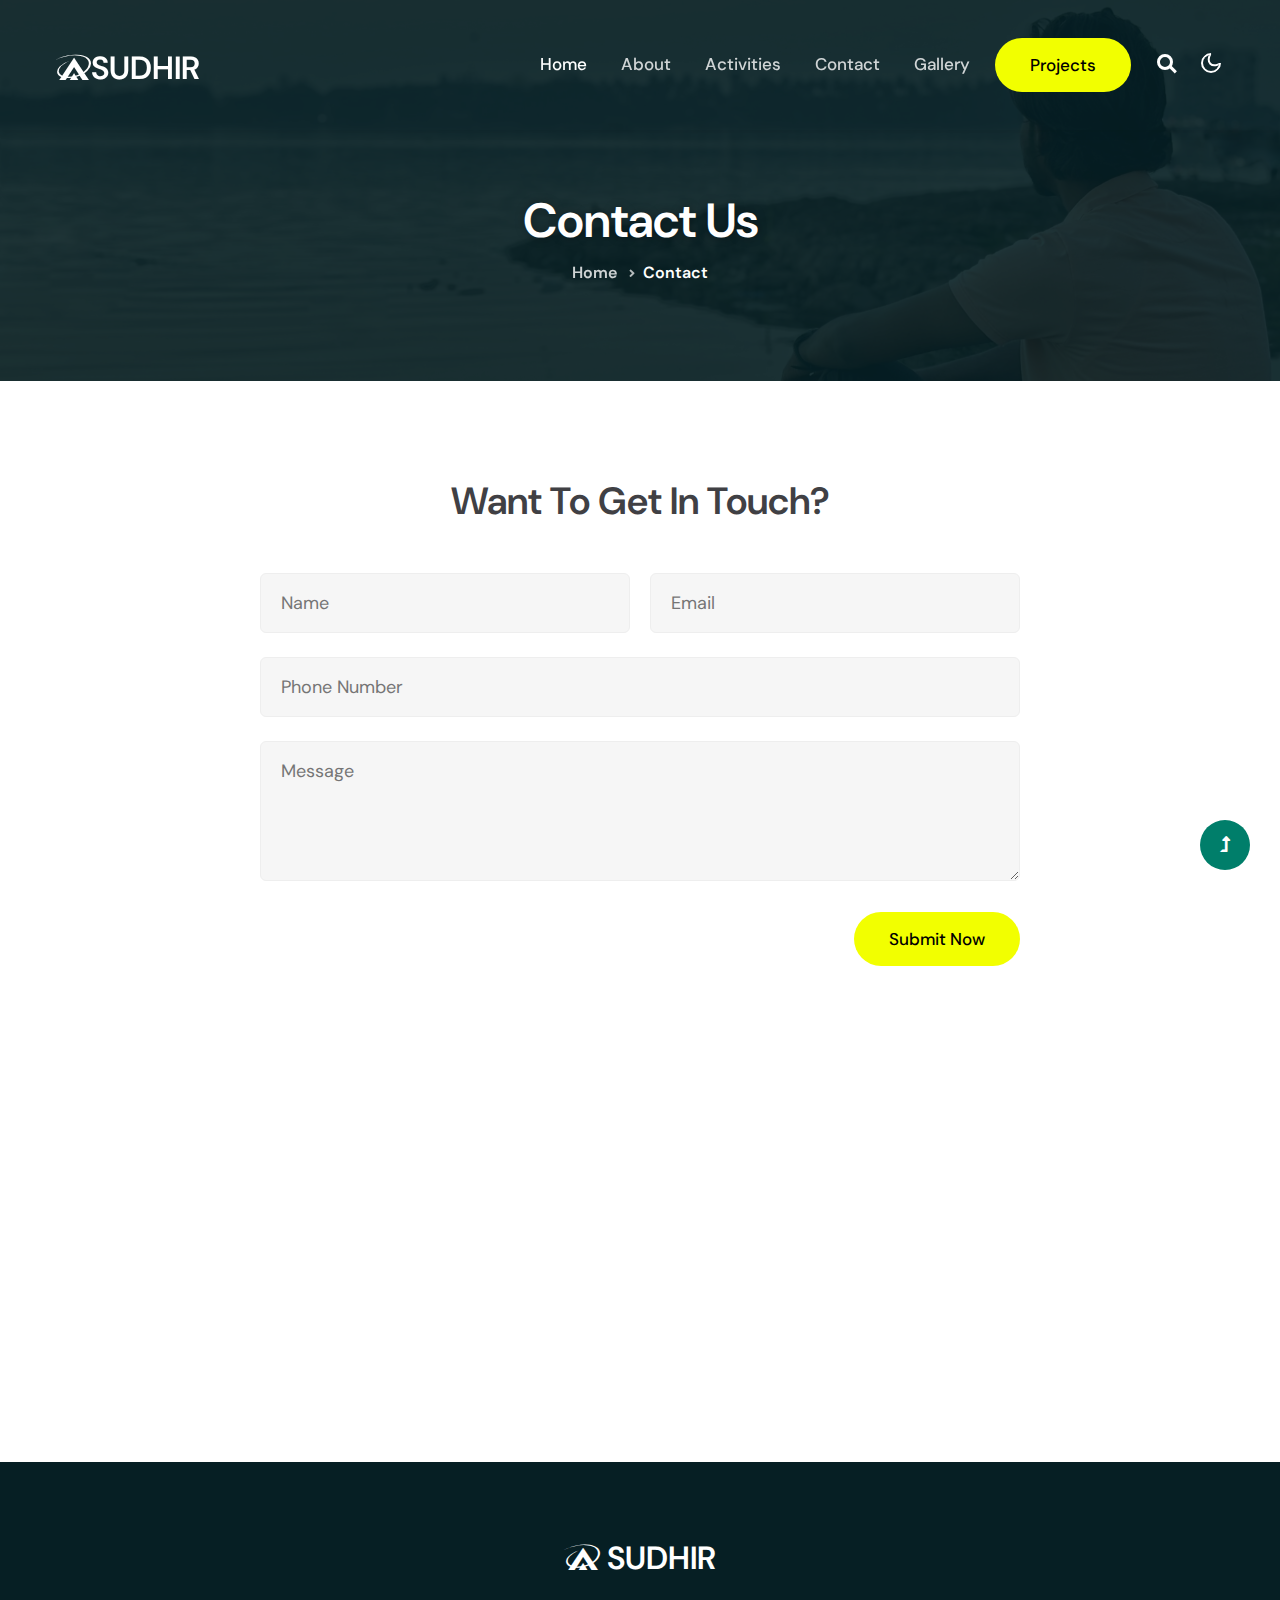
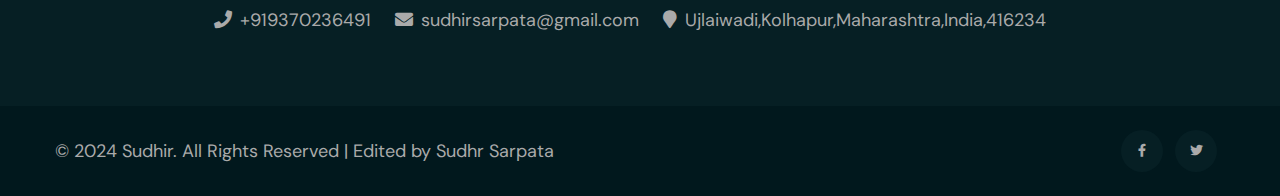
<file: contact.html>
<!--
Author: W3layouts
Author URL: http://w3layouts.com
-->
<!DOCTYPE html>
<html lang="en">
  <head>
    <!-- Required meta tags -->
    <meta charset="utf-8" />
    <meta
      name="viewport"
      content="width=device-width, initial-scale=1, shrink-to-fit=no"
    />
    <title>
      Contact Me
    </title>

    <!-- google-fonts -->
    <link
      href="//fonts.googleapis.com/css2?family=Dosis:wght@300;400;500;600;800&display=swap"
      rel="stylesheet"
    />
    <link
      href="//fonts.googleapis.com/css2?family=DM+Sans:wght@400;500;700&display=swap"
      rel="stylesheet"
    />
    <!-- //google-fonts -->

    <!-- Template CSS Style link -->
    <link rel="stylesheet" href="assets/css/style-liberty.css" />
  </head>

  <body>
    <!--header-->
    <header id="site-header" class="fixed-top">
      <div class="container">
        <nav class="navbar navbar-expand-lg stroke">
          <h1>
            <a class="navbar-brand" href="index.html">
              <i class="fab fa-asymmetrik"></i>SUDHIR
            </a>
          </h1>
          <!-- if logo is image enable this   
        <a class="navbar-brand" href="#index.html">
            <img src="image-path" alt="Your logo" title="Your logo" style="height:35px;" />
        </a> -->
          <button
            class="navbar-toggler collapsed bg-gradient"
            type="button"
            data-bs-toggle="collapse"
            data-bs-target="#navbarTogglerDemo02"
            aria-controls="navbarTogglerDemo02"
            aria-expanded="false"
            aria-label="Toggle navigation"
          >
            <span class="navbar-toggler-icon fa icon-expand fa-bars"></span>
            <span class="navbar-toggler-icon fa icon-close fa-times"></span>
          </button>

          <div class="collapse navbar-collapse" id="navbarTogglerDemo02">
            <ul class="navbar-nav ms-lg-auto align-items-center">
              <li class="nav-item active">
                <a class="nav-link" href="index.html"
                  >Home <span class="sr-only">(current)</span></a
                >
              </li>
              <li class="nav-item">
                <a class="nav-link" href="about.html">About</a>
              </li>
              <li class="nav-item">
                <a class="nav-link" href="services.html">Activities</a>
              </li>
              <li class="nav-item">
                <a class="nav-link" href="contact.html">Contact</a>
              </li>
              <li class="nav-item">
                <a class="nav-link" href="Gallery.html">Gallery</a>
            </li>

              <!--/right-btn-->
              <div class="header-btn mx-2">
                <a
                  class="btn btn-style btn-primary mr-lg-5"
                  href="project.html"
                >
                  Projects</a
                >
              </div>
              <!--/right-btn-->
            </ul>
          </div>

          <!-- search -->
          <ul class="cd-header-buttons px-lg-2">
            <li>
              <a class="cd-search-trigger" href="#cd-search">
                <span></span>
              </a>
            </li>
          </ul>
          <div id="cd-search" class="cd-search">
            <form action="#url" method="post">
              <input
                name="Search"
                type="search"
                placeholder="Click enter after typing..."
              />
            </form>
          </div>
          <!-- //search -->

          <!-- toggle switch for light and dark theme -->
          <div class="cont-ser-position">
            <nav class="navigation">
              <div class="theme-switch-wrapper">
                <label class="theme-switch" for="checkbox">
                  <input type="checkbox" id="checkbox" />
                  <div class="mode-container">
                    <i class="gg-sun"></i>
                    <i class="gg-moon"></i>
                  </div>
                </label>
              </div>
            </nav>
          </div>
          <!-- //toggle switch for light and dark theme -->
        </nav>
      </div>
    </header>
    <!--//header-->

    <!-- contact banner -->
    <section class="w3l-about-breadcrumb text-center">
      <div class="breadcrumb-bg breadcrumb-bg-about py-5">
        <div class="container py-lg-5 mt-5">
          <div class="banner-info-grid mt-5">
            <h2 class="w3l-title-breadcrumb">Contact Us</h2>
          </div>
          <ul class="breadcrumbs-custom-path">
            <li><a href="#url">Home</a></li>
            <li class="active">
              <span class="fa fa-angle-right mx-2" aria-hidden="true"></span
              >Contact
            </li>
          </ul>
        </div>
      </div>
    </section>
    <!-- //contact banner -->

    <!-- contact -->
    <section class="w3l-contacts-12">
      <div class="contact-top pt-5">
        <div class="container py-lg-5 py-2">
          <div class="title-heading-w3 mx-auto text-center mb-sm-5 mb-4">
            <h3 class="w3l-title-main">Want to get in touch?</h3>
          </div>
          <div class="d-grid cont-main-top">
            <!-- contact form -->
            <div class="contacts12-main">
              <form
                action="https://sendmail.w3layouts.com/submitForm"
                method="post"
                class="main-input"
              >
                <div class="top-inputs d-grid">
                  <input
                    type="text"
                    placeholder="Name"
                    name="w3lName"
                    id="w3lName"
                    required=""
                  />
                  <input
                    type="email"
                    name="email"
                    placeholder="Email"
                    id="w3lSender"
                    required=""
                  />
                </div>
                <input
                  type="text"
                  placeholder="Phone Number"
                  name="w3lName"
                  id="w3lName"
                  required=""
                />
                <textarea
                  placeholder="Message"
                  name="w3lMessage"
                  id="w3lMessage"
                  required=""
                ></textarea>
                <div class="text-end">
                  <button type="submit" class="btn btn-primary btn-style">
                    Submit Now
                  </button>
                </div>
              </form>
            </div>
            <!-- //contact form -->
          </div>
        </div>
        <!-- map -->
        <div class="map mt-5">
          <iframe
            src="https://www.google.com/maps/embed?pb=!1m18!1m12!1m3!1d2424.1403266327175!2d74.25669253763729!3d16.678059675823853!2m3!1f0!2f0!3f0!3m2!1i1024!2i768!4f13.1!3m3!1m2!1s0x3bc0ffc65fc561a9%3A0x3a9f8b84e68e231a!2sChhatrapati%20Shivaji%20Maharaj%20Statue%2C%20Shivaji%20University%2C%20Kolhapur.!5e1!3m2!1sen!2sin!4v1717676542498!5m2!1sen!2sin"
            frameborder="0"
            style="border: 0"
            allowfullscreen=""
          ></iframe>
        </div>

        <!-- //map -->
      </div>
    </section>
    <!-- //contact -->

    <!-- footer -->
    <footer class="text-center">
      <div class="footer py-5">
        <div class="container py-md-4">
          <div clss="footer-logo">
            <a class="logo" href="index.html">
              <i class="fab fa-asymmetrik"></i> SUDHIR
            </a>
          </div>
          <div class="footer-contact-info mt-4">
            <ul>
              <li>
                <a href="tel:+919370236491" class="contact-text-sub">
                  <span class="fas fa-phone me-2"></span>+919370236491</a
                >
              </li>
              <li>
                <a
                  href="mailto:sudhirsarpata@gmail.com"
                  class="contact-text-sub"
                >
                  <span class="fas fa-envelope me-2"></span
                  >sudhirsarpata@gmail.com
                </a>
              </li>
              <li>
                <p class="contact-text-sub">
                  <span class="fas fa-map-marker me-2"></span
                  >Ujlaiwadi,Kolhapur,Maharashtra,India,416234
                </p>
              </li>
            </ul>
          </div>
        </div>
      </div>
      <div class="container py-4">
        <div class="row footer-grids">
          <div
            class="col-lg-6 copyright text-lg-start text-center align-center"
          >
            <p>© 2024 Sudhir. All Rights Reserved | Edited by Sudhr Sarpata</p>
          </div>
          <div class="col-lg-6 text-lg-end text-center mt-lg-0 mt-4">
            <div class="social">
              <ul>
                <li>
                  <a href="https://www.facebook.com/sudhir.sarpata/"
                    ><span class="fab me-2 fa-facebook-f"></span
                  ></a>
                </li>
                <li>
                  <a href="https://x.com/sarpata_sudhir"
                    ><span class="fab me-2 fa-twitter"></span
                  ></a>
                </li>
              </ul>
            </div>
          </div>
        </div>
      </div>
    </footer>
    <!-- //footer -->

    <!-- Js scripts -->
    <!-- move top -->
    <button onclick="topFunction()" id="movetop" title="Go to top">
      <span class="fas fa-level-up-alt" aria-hidden="true"></span>
    </button>
    <script>
      // When the user scrolls down 20px from the top of the document, show the button
      window.onscroll = function () {
        scrollFunction();
      };

      function scrollFunction() {
        if (
          document.body.scrollTop > 20 ||
          document.documentElement.scrollTop > 20
        ) {
          document.getElementById("movetop").style.display = "block";
        } else {
          document.getElementById("movetop").style.display = "none";
        }
      }

      // When the user clicks on the button, scroll to the top of the document
      function topFunction() {
        document.body.scrollTop = 0;
        document.documentElement.scrollTop = 0;
      }
    </script>
    <!-- //move top -->

    <!-- common jquery plugin -->
    <script src="assets/js/jquery-3.3.1.min.js"></script>
    <!-- //common jquery plugin -->

    <!-- theme switch js (light and dark)-->
    <script src="assets/js/theme-change.js"></script>
    <!-- //theme switch js (light and dark)-->

    <!--search-bar-->
    <script src="assets/js/search.js"></script>
    <!--//search-bar-->

    <!--/stats-number-counter-->
    <script src="assets/js/jquery.waypoints.min.js"></script>
    <script src="assets/js/jquery.countup.js"></script>
    <script>
      $(".counter").countUp();
    </script>
    <!--//stats-number-counter-->

    <!--/owlcarousel-->
    <script src="assets/js/owl.carousel.js"></script>
    <!-- //tesimonials-->
    <script>
      $(document).ready(function () {
        $("#owl-demo1").owlCarousel({
          loop: true,
          margin: 30,
          nav: false,
          responsiveClass: true,
          responsive: {
            0: {
              items: 1,
              nav: false,
            },
            768: {
              items: 2,
              nav: false,
            },
            1024: {
              items: 3,
              nav: false,
            },
          },
        });
      });
    </script>
    <!-- //tesimonials-->

    <!-- /typig-text-->
    <script>
      const typedTextSpan = document.querySelector(".typed-text");
      const cursorSpan = document.querySelector(".cursor");

      const textArray = [
        "Web Designer",
        "Web Developer",
        "Photographer",
        "Freelancer",
      ];
      const typingDelay = 200;
      const erasingDelay = 10;
      const newTextDelay = 100; // Delay between current and next text
      let textArrayIndex = 0;
      let charIndex = 0;

      function type() {
        if (charIndex < textArray[textArrayIndex].length) {
          if (!cursorSpan.classList.contains("typing"))
            cursorSpan.classList.add("typing");
          typedTextSpan.textContent +=
            textArray[textArrayIndex].charAt(charIndex);
          charIndex++;
          setTimeout(type, typingDelay);
        } else {
          cursorSpan.classList.remove("typing");
          setTimeout(erase, newTextDelay);
        }
      }

      function erase() {
        if (charIndex > 0) {
          // add class 'typing' if there's none
          if (!cursorSpan.classList.contains("typing")) {
            cursorSpan.classList.add("typing");
          }
          typedTextSpan.textContent = textArray[textArrayIndex].substring(0, 0);
          charIndex--;
          setTimeout(erase, erasingDelay);
        } else {
          cursorSpan.classList.remove("typing");
          textArrayIndex++;
          if (textArrayIndex >= textArray.length) textArrayIndex = 0;
          setTimeout(type, typingDelay);
        }
      }

      document.addEventListener("DOMContentLoaded", function () {
        // On DOM Load initiate the effect
        if (textArray.length) setTimeout(type, newTextDelay + 250);
      });
    </script>
    <!-- //typig-text-->

    <!-- jQuery-Photo-filter-lightbox-portfolio-plugin -->
    <script src="assets/js/jquery-1.7.2.js"></script>
    <script src="assets/js/jquery.quicksand.js"></script>
    <script src="assets/js/script.js"></script>
    <script src="assets/js/jquery.prettyPhoto.js"></script>
    <!-- //jQuery-Photo-filter-lightbox-portfolio-plugin -->

    <!-- MENU-JS -->
    <script>
      $(window).on("scroll", function () {
        var scroll = $(window).scrollTop();

        if (scroll >= 80) {
          $("#site-header").addClass("nav-fixed");
        } else {
          $("#site-header").removeClass("nav-fixed");
        }
      });

      //Main navigation Active Class Add Remove
      $(".navbar-toggler").on("click", function () {
        $("header").toggleClass("active");
      });
      $(document).on("ready", function () {
        if ($(window).width() > 991) {
          $("header").removeClass("active");
        }
        $(window).on("resize", function () {
          if ($(window).width() > 991) {
            $("header").removeClass("active");
          }
        });
      });
    </script>
    <!-- //MENU-JS -->

    <!-- disable body scroll which navbar is in active -->
    <script>
      $(function () {
        $(".navbar-toggler").click(function () {
          $("body").toggleClass("noscroll");
        });
      });
    </script>
    <!-- //disable body scroll which navbar is in active -->

    <!--bootstrap-->
    <script src="assets/js/bootstrap.min.js"></script>
    <!-- //bootstrap-->
    <!-- //Js scripts -->
  </body>
</html>
</file>
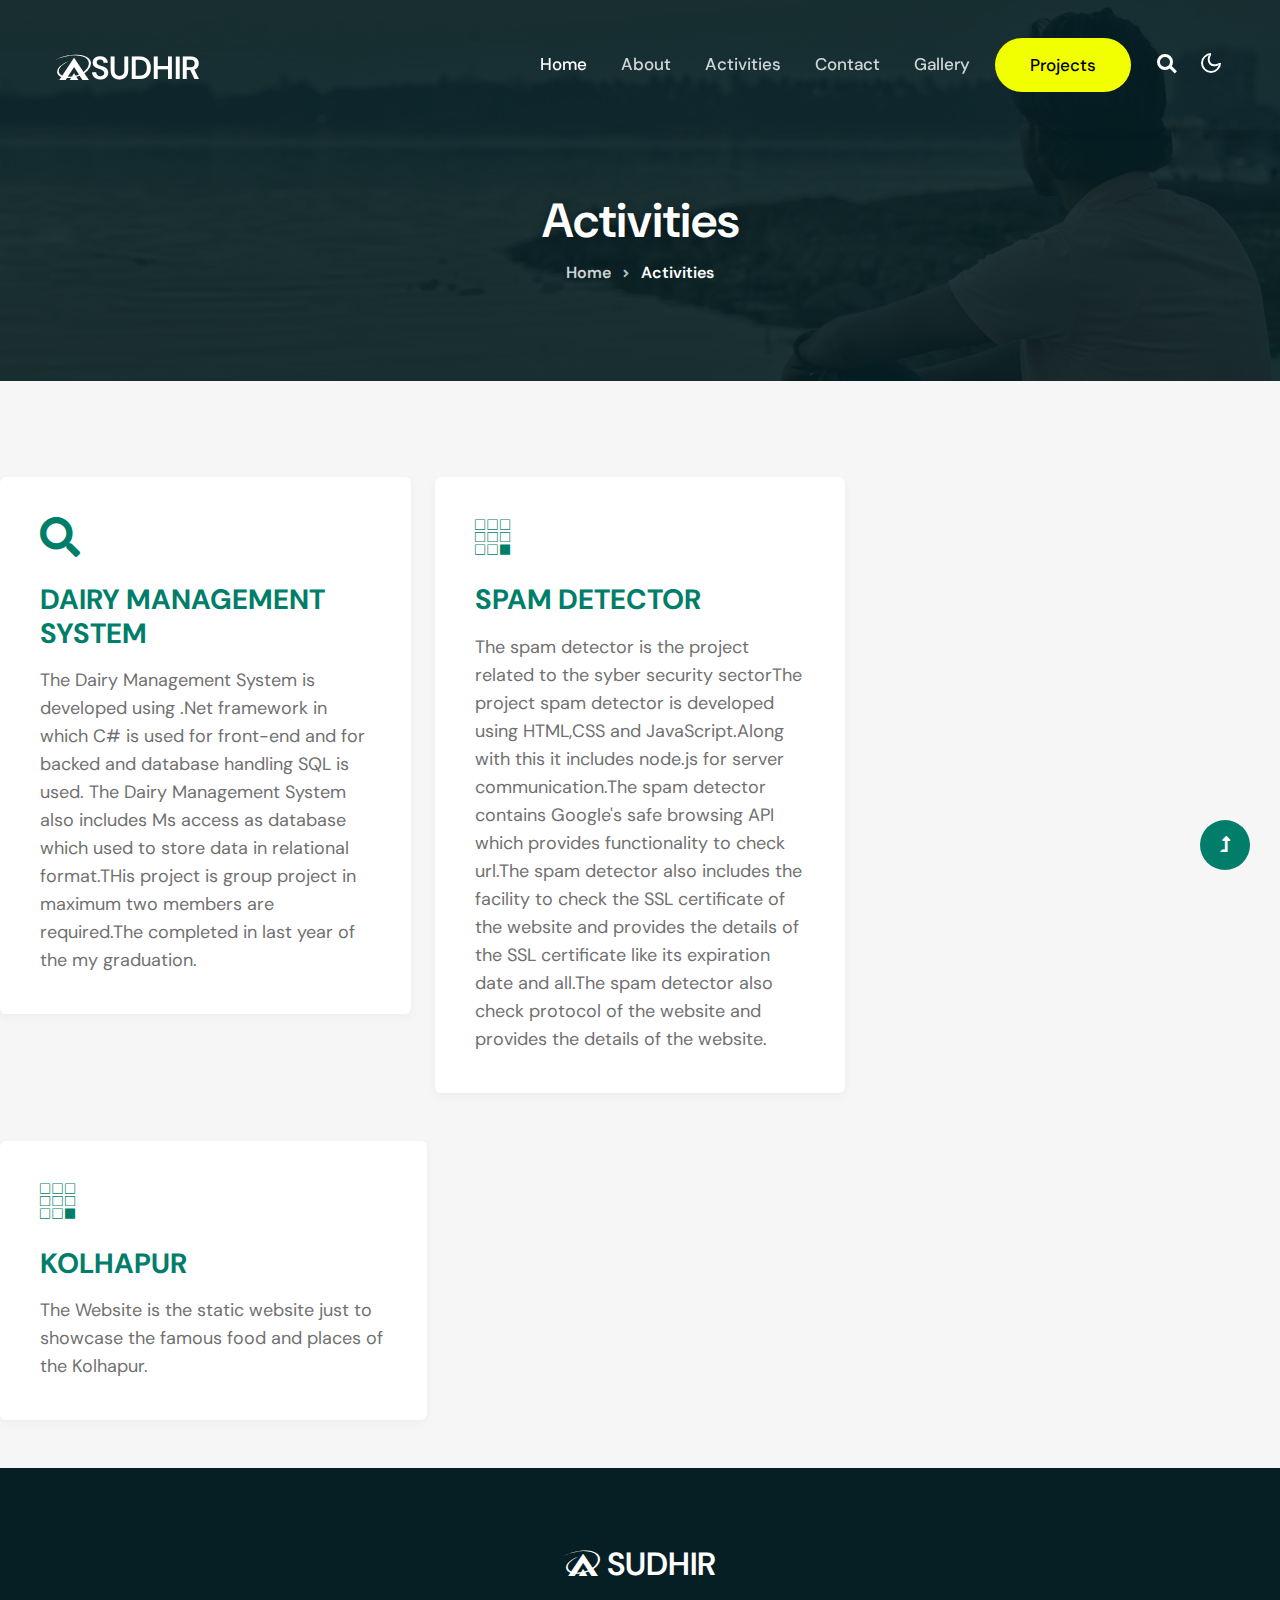
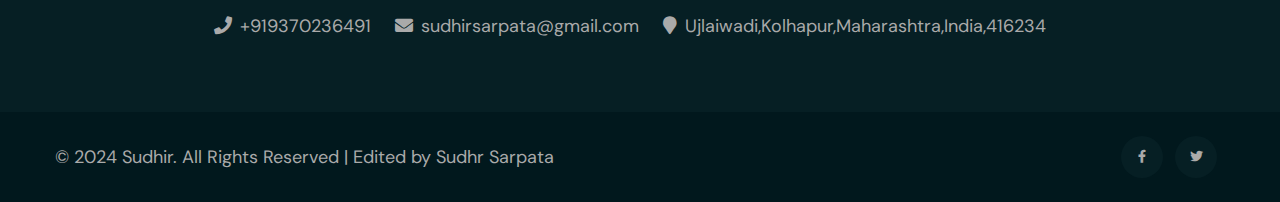
<file: project.html>
<!DOCTYPE html>
<html lang="en">
  <head>
    <!-- Required meta tags -->
    <meta charset="utf-8" />
    <meta
      name="viewport"
      content="width=device-width, initial-scale=1, shrink-to-fit=no"
    />
    <title>My-website</title>

    <!-- google-fonts -->
    <link
      href="//fonts.googleapis.com/css2?family=Dosis:wght@300;400;500;600;800&display=swap"
      rel="stylesheet"
    />
    <link
      href="//fonts.googleapis.com/css2?family=DM+Sans:wght@400;500;700&display=swap"
      rel="stylesheet"
    />
    <!-- //google-fonts -->

    <!-- Template CSS Style link -->
    <link rel="stylesheet" href="assets/css/style-liberty.css" />
  </head>

  <body>
    <!--header-->
    <header id="site-header" class="fixed-top">
      <div class="container">
        <nav class="navbar navbar-expand-lg stroke">
          <h1>
            <a class="navbar-brand" href="index.html">
              <i class="fab fa-asymmetrik"></i>SUDHIR
            </a>
          </h1>
          <!-- if logo is image enable this   
            <a class="navbar-brand" href="#index.html">
                <img src="image-path" alt="Your logo" title="Your logo" style="height:35px;" />
            </a> -->
          <button
            class="navbar-toggler collapsed bg-gradient"
            type="button"
            data-bs-toggle="collapse"
            data-bs-target="#navbarTogglerDemo02"
            aria-controls="navbarTogglerDemo02"
            aria-expanded="false"
            aria-label="Toggle navigation"
          >
            <span class="navbar-toggler-icon fa icon-expand fa-bars"></span>
            <span class="navbar-toggler-icon fa icon-close fa-times"></span>
          </button>

          <div class="collapse navbar-collapse" id="navbarTogglerDemo02">
            <ul class="navbar-nav ms-lg-auto align-items-center">
              <li class="nav-item active">
                <a class="nav-link" href="index.html"
                  >Home <span class="sr-only">(current)</span></a
                >
              </li>
              <li class="nav-item">
                <a class="nav-link" href="about.html">About</a>
              </li>
              <li class="nav-item">
                <a class="nav-link" href="services.html">Activities</a>
              </li>
              <li class="nav-item">
                <a class="nav-link" href="contact.html">Contact</a>
              </li>
              <li class="nav-item">
                <a class="nav-link" href="Gallery.html">Gallery</a>
              </li>

              <!--/right-btn-->
              <div class="header-btn mx-2">
                <a
                  class="btn btn-style btn-primary mr-lg-5"
                  href="project.html"
                >
                  Projects</a
                >
              </div>
              <!--/right-btn-->
            </ul>
          </div>

          <!-- search -->
          <ul class="cd-header-buttons px-lg-2">
            <li>
              <a class="cd-search-trigger" href="#cd-search">
                <span></span>
              </a>
            </li>
          </ul>
          <div id="cd-search" class="cd-search">
            <form action="#url" method="post">
              <input
                name="Search"
                type="search"
                placeholder="Click enter after typing..."
              />
            </form>
          </div>
          <!-- //search -->

          <!-- toggle switch for light and dark theme -->
          <div class="cont-ser-position">
            <nav class="navigation">
              <div class="theme-switch-wrapper">
                <label class="theme-switch" for="checkbox">
                  <input type="checkbox" id="checkbox" />
                  <div class="mode-container">
                    <i class="gg-sun"></i>
                    <i class="gg-moon"></i>
                  </div>
                </label>
              </div>
            </nav>
          </div>
          <!-- //toggle switch for light and dark theme -->
        </nav>
      </div>
    </header>
    <!--//header-->
    <section class="w3l-about-breadcrumb text-center">
      <div class="breadcrumb-bg breadcrumb-bg-about py-5">
        <div class="container py-lg-5 mt-5">
          <div class="banner-info-grid mt-5">
            <h2 class="w3l-title-breadcrumb">Activities</h2>
          </div>
          <ul class="breadcrumbs-custom-path">
            <li><a href="#url">Home</a></li>
            <li class="active">
              <span class="fa fa-angle-right mx-2" aria-hidden="true"></span>
              Activities
            </li>
          </ul>
        </div>
      </div>
    </section>
    <section class="about-section py-5">
      <div class="row">
        <div class="col-lg-4 col-md-6 mt-lg-5 mt-4">
          <div class="about-single">
            <div class="about-icon mb-4">
              <i class="fas fa-search"></i>
            </div>
            <div class="about-content">
              <h3 class="mb-3"><a href="#">DAIRY MANAGEMENT SYSTEM</a></h3>
              <p>
                The Dairy Management System is developed using .Net framework in
                which C# is used for front-end and for backed and database
                handling SQL is used. The Dairy Management System also includes
                Ms access as database which used to store data in relational
                format.THis project is group project in maximum two members are
                required.The completed in last year of the my graduation.
              </p>
            </div>
          </div>
        </div>
        <div class="col-lg-4 col-md-6 mt-lg-5 mt-4">
          <div class="about-single">
            <div class="about-icon mb-4">
              <i class="fab fa-buromobelexperte"></i>
            </div>
            <div class="about-content">
              <h3 class="mb-3"><a href="#url">SPAM DETECTOR</a></h3>
              <p>
                The spam detector is the project related to the syber security
                sectorThe project spam detector is developed using HTML,CSS and
                JavaScript.Along with this it includes node.js for server
                communication.The spam detector contains Google's safe browsing
                API which provides functionality to check url.The spam detector
                also includes the facility to check the SSL certificate of the
                website and provides the details of the SSL certificate like its
                expiration date and all.The spam detector also check protocol of
                the website and provides the details of the website.
              </p>
            </div>
          </div>
        </div>
      </div>
      <div class="col-lg-4 col-md-6 mt-lg-5 mt-4">
        <div class="about-single">
          <div class="about-icon mb-4">
            <i class="fab fa-buromobelexperte"></i>
          </div>
          <div class="about-content">
            <h3 class="mb-3"><a href="#url">KOLHAPUR</a></h3>
            <p>
              The Website is the static website just to showcase the famous food and places of the Kolhapur.
            </p>
          </div>
        </div>
      </div>
    </div>
    </section>
    <!-- footer -->
    <footer class="text-center">
        <div class="footer py-5">
            <div class="container py-md-4">
                <div clss="footer-logo">
                    <a class="logo" href="index.html">
                        <i class="fab fa-asymmetrik"></i> SUDHIR
                    </a>
                </div>
                <div class="footer-contact-info mt-4">
                    <ul>
                        <li>
                            <a href="tel:+919370236491" class="contact-text-sub">
                                <span class="fas fa-phone me-2"></span>+919370236491</a>
                        </li>
                        <li>
                            <a href="mailto:sudhirsarpata@gmail.com" class="contact-text-sub">
                                <span class="fas fa-envelope me-2"></span>sudhirsarpata@gmail.com </a>
                        </li>
                        <li>
                            <p class="contact-text-sub"> 
                                <span class="fas fa-map-marker me-2"></span>Ujlaiwadi,Kolhapur,Maharashtra,India,416234</p>
                        </li>
                    </ul>
                </div>
            </div>
        </div>
        <div class="container py-4">
            <div class="row footer-grids">
                <div class="col-lg-6 copyright text-lg-start text-center align-center">
                    <p>© 2024 Sudhir. All Rights Reserved | Edited by Sudhr Sarpata </p>
                </div>
                <div class="col-lg-6 text-lg-end text-center mt-lg-0 mt-4">
                    <div class="social">
                        <ul>
                            <li><a href="https://www.facebook.com/sudhir.sarpata/"><span class="fab me-2 fa-facebook-f"></span></a></li>
                            <li><a href="https://x.com/sarpata_sudhir"><span class="fab me-2 fa-twitter"></span></a></li>
                        </ul>
                    </div>
                </div>
            </div>
        </div>
    </footer>
    <!-- //footer -->



    <!-- Js scripts -->
    <!-- move top -->
    <button onclick="topFunction()" id="movetop" title="Go to top">
        <span class="fas fa-level-up-alt" aria-hidden="true"></span>
    </button>
    <script>
        // When the user scrolls down 20px from the top of the document, show the button
        window.onscroll = function () {
            scrollFunction()
        };

        function scrollFunction() {
            if (document.body.scrollTop > 20 || document.documentElement.scrollTop > 20) {
                document.getElementById("movetop").style.display = "block";
            } else {
                document.getElementById("movetop").style.display = "none";
            }
        }

        // When the user clicks on the button, scroll to the top of the document
        function topFunction() {
            document.body.scrollTop = 0;
            document.documentElement.scrollTop = 0;
        }
    </script>
    <!-- //move top -->

    <!-- common jquery plugin -->
    <script src="assets/js/jquery-3.3.1.min.js"></script>
    <!-- //common jquery plugin -->

    <!-- theme switch js (light and dark)-->
    <script src="assets/js/theme-change.js"></script>
    <!-- //theme switch js (light and dark)-->

    <!--search-bar-->
    <script src="assets/js/search.js"></script>
    <!--//search-bar-->

    <!--/stats-number-counter-->
    <script src="assets/js/jquery.waypoints.min.js"></script>
    <script src="assets/js/jquery.countup.js"></script>
    <script>
        $('.counter').countUp();

    </script>
    <!--//stats-number-counter-->

    <!--/owlcarousel-->
    <script src="assets/js/owl.carousel.js"></script>
    <!-- //brands-->
    <script>
        $(document).ready(function() {
            $("#owl-demo").owlCarousel({
                loop: true,
                autoplay: true,
                autoplaySpeed: 1500,
                nav: false,
                responsiveClass: true,
                responsive: {
                    0: {
                        items: 2,
                        nav: false
                    },
                    568: {
                        items: 3,
                        nav: false
                    },
                    768: {
                        items: 4,
                        nav: false
                    }
                }
            })
        })

    </script>
    <!-- //brands-->

    <!-- /typig-text-->
    <script>
        const typedTextSpan = document.querySelector(".typed-text");
        const cursorSpan = document.querySelector(".cursor");

        const textArray = ["Web Designer", "Web Developer", "Photographer", "Freelancer"];
        const typingDelay = 200;
        const erasingDelay = 10;
        const newTextDelay = 100; // Delay between current and next text
        let textArrayIndex = 0;
        let charIndex = 0;

        function type() {
            if (charIndex < textArray[textArrayIndex].length) {
                if (!cursorSpan.classList.contains("typing")) cursorSpan.classList.add("typing");
                typedTextSpan.textContent += textArray[textArrayIndex].charAt(charIndex);
                charIndex++;
                setTimeout(type, typingDelay);
            } else {
                cursorSpan.classList.remove("typing");
                setTimeout(erase, newTextDelay);
            }
        }

        function erase() {
            if (charIndex > 0) {
                // add class 'typing' if there's none
                if (!cursorSpan.classList.contains("typing")) {
                    cursorSpan.classList.add("typing");
                }
                typedTextSpan.textContent = textArray[textArrayIndex].substring(0, 0);
                charIndex--;
                setTimeout(erase, erasingDelay);
            } else {
                cursorSpan.classList.remove("typing");
                textArrayIndex++;
                if (textArrayIndex >= textArray.length) textArrayIndex = 0;
                setTimeout(type, typingDelay);
            }
        }

        document.addEventListener("DOMContentLoaded", function () { // On DOM Load initiate the effect
            if (textArray.length) setTimeout(type, newTextDelay + 250);
        });
    </script>
    <!-- //typig-text-->


    <!-- jQuery-Photo-filter-lightbox-portfolio-plugin -->
    <script src="assets/js/jquery-1.7.2.js"></script>
    <script src="assets/js/jquery.quicksand.js"></script>
    <script src="assets/js/script.js"></script>
    <script src="assets/js/jquery.prettyPhoto.js"></script>
    <!-- //jQuery-Photo-filter-lightbox-portfolio-plugin -->

    <!-- MENU-JS -->
    <script>
        $(window).on("scroll", function () {
            var scroll = $(window).scrollTop();

            if (scroll >= 80) {
                $("#site-header").addClass("nav-fixed");
            } else {
                $("#site-header").removeClass("nav-fixed");
            }
        });

        //Main navigation Active Class Add Remove
        $(".navbar-toggler").on("click", function () {
            $("header").toggleClass("active");
        });
        $(document).on("ready", function () {
            if ($(window).width() > 991) {
                $("header").removeClass("active");
            }
            $(window).on("resize", function () {
                if ($(window).width() > 991) {
                    $("header").removeClass("active");
                }
            });
        });
    </script>
    <!-- //MENU-JS -->

    <!-- disable body scroll which navbar is in active -->
    <script>
        $(function () {
            $('.navbar-toggler').click(function () {
                $('body').toggleClass('noscroll');
            })
        });
    </script>
    <!-- //disable body scroll which navbar is in active -->

    <!--bootstrap-->
    <script src="assets/js/bootstrap.min.js"></script>
    <!-- //bootstrap-->
    <!-- //Js scripts -->

  </body>
</html>
</file>
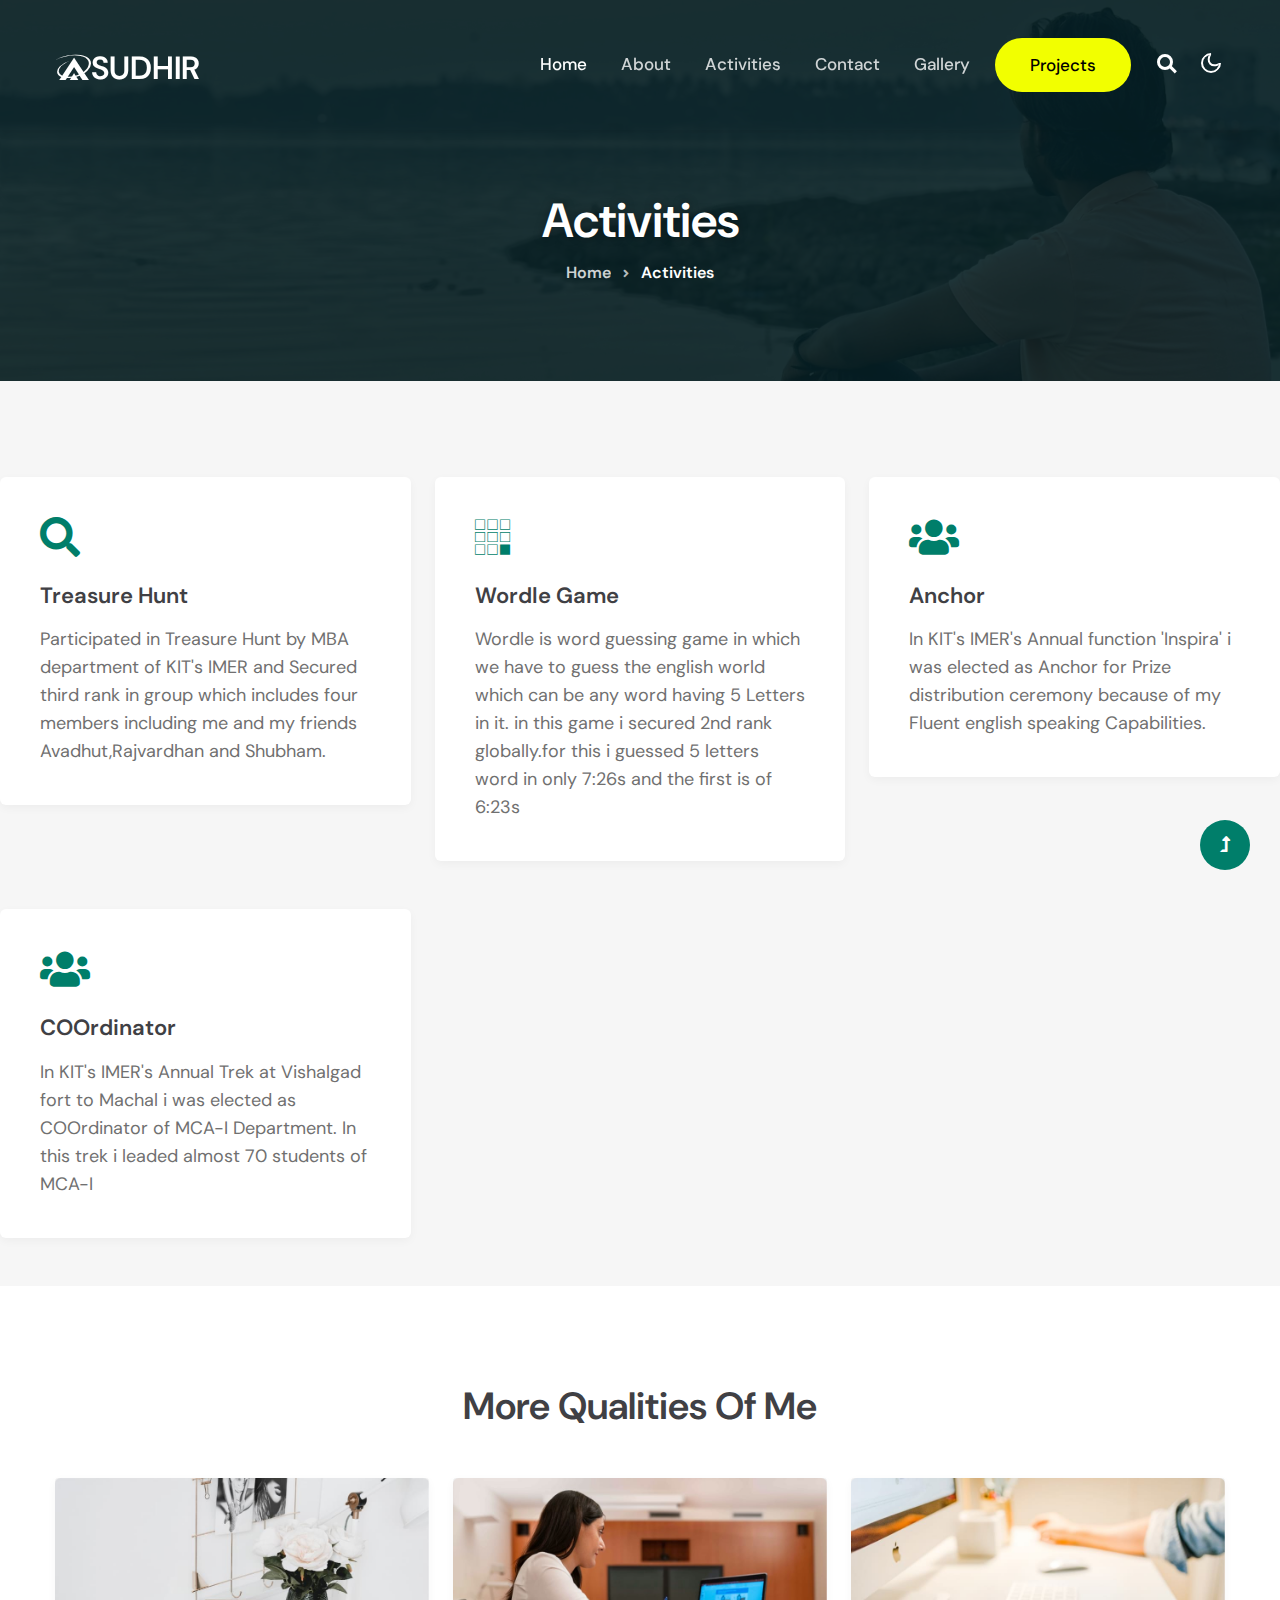
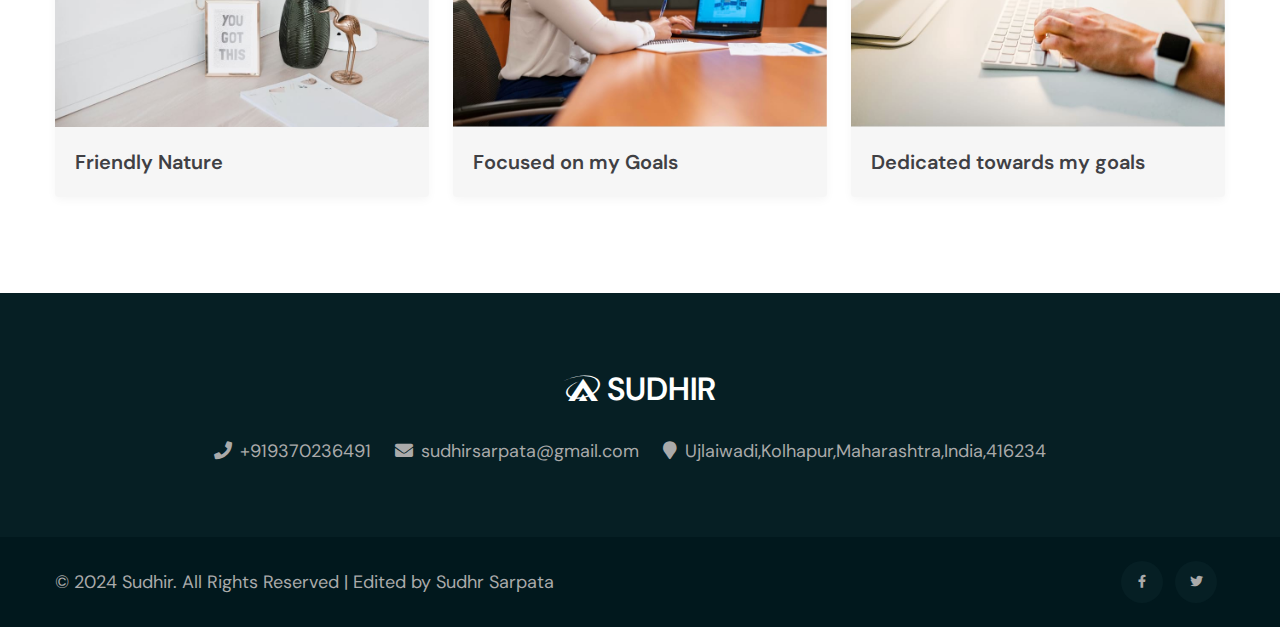
<file: services.html>
<!--
Author: W3layouts
Author URL: http://w3layouts.com
-->
<!doctype html>
<html lang="en">

<head>
    <!-- Required meta tags -->
    <meta charset="utf-8">
    <meta name="viewport" content="width=device-width, initial-scale=1, shrink-to-fit=no">
    <title>Achievements</title>

    <!-- google-fonts -->
    <link href="//fonts.googleapis.com/css2?family=Dosis:wght@300;400;500;600;800&display=swap" rel="stylesheet">
    <link href="//fonts.googleapis.com/css2?family=DM+Sans:wght@400;500;700&display=swap" rel="stylesheet">
    <!-- //google-fonts -->

    <!-- Template CSS Style link -->
    <link rel="stylesheet" href="assets/css/style-liberty.css">

</head>

<body>



<!--header-->
<header id="site-header" class="fixed-top">
    <div class="container">
        <nav class="navbar navbar-expand-lg stroke">
            <h1>
                <a class="navbar-brand" href="index.html">
                    <i class="fab fa-asymmetrik"></i>SUDHIR
                </a>
            </h1>
            <!-- if logo is image enable this   
        <a class="navbar-brand" href="#index.html">
            <img src="image-path" alt="Your logo" title="Your logo" style="height:35px;" />
        </a> -->
            <button class="navbar-toggler collapsed bg-gradient" type="button" data-bs-toggle="collapse"
                data-bs-target="#navbarTogglerDemo02" aria-controls="navbarTogglerDemo02" aria-expanded="false"
                aria-label="Toggle navigation">
                <span class="navbar-toggler-icon fa icon-expand fa-bars"></span>
                <span class="navbar-toggler-icon fa icon-close fa-times"></span>
            </button>

            <div class="collapse navbar-collapse" id="navbarTogglerDemo02">
                <ul class="navbar-nav ms-lg-auto align-items-center">
                    <li class="nav-item active">
                        <a class="nav-link" href="index.html">Home <span class="sr-only">(current)</span></a>
                    </li>
                    <li class="nav-item">
                        <a class="nav-link" href="about.html">About</a>
                    </li>
                    <li class="nav-item">
                        <a class="nav-link" href="services.html">Activities</a>
                    </li>
                    <li class="nav-item">
                        <a class="nav-link" href="contact.html">Contact</a>
                    </li>
                    <li class="nav-item">
                        <a class="nav-link" href="Gallery.html">Gallery</a>
                    </li>

                    <!--/right-btn-->
                    <div class="header-btn mx-2">
                        <a class="btn btn-style btn-primary mr-lg-5" href="project.html"> Projects </a>
                    </div>
                    <!--/right-btn-->

                </ul>
            </div>

            <!-- search -->
            <ul class="cd-header-buttons px-lg-2">
                <li>
                <a class="cd-search-trigger" href="#cd-search">
                    <span></span>
                </a>
                </li>
            </ul>
            <div id="cd-search" class="cd-search">
                <form action="#url" method="post">
                    <input name="Search" type="search" placeholder="Click enter after typing...">
                </form>
            </div>
            <!-- //search -->
            
            <!-- toggle switch for light and dark theme -->
            <div class="cont-ser-position">
                <nav class="navigation">
                    <div class="theme-switch-wrapper">
                        <label class="theme-switch" for="checkbox">
                            <input type="checkbox" id="checkbox">
                            <div class="mode-container">
                                <i class="gg-sun"></i>
                                <i class="gg-moon"></i>
                            </div>
                        </label>
                    </div>
                </nav>
            </div>
            <!-- //toggle switch for light and dark theme -->
        </nav>
    </div>
</header><!--//header-->
<!--//header-->


<!-- Services banner -->
<section class="w3l-about-breadcrumb text-center">
    <div class="breadcrumb-bg breadcrumb-bg-about py-5">
        <div class="container py-lg-5 mt-5">
            <div class="banner-info-grid mt-5">
                <h2 class="w3l-title-breadcrumb">Activities</h2>
            </div>
            <ul class="breadcrumbs-custom-path">
                <li><a href="#url">Home</a></li>
                <li class="active"><span class="fa fa-angle-right mx-2" aria-hidden="true"></span> Activities</li>
            </ul>
        </div>
    </div>
</section>
<!-- //Services banner -->



<!-- Services Section -->
<section class="about-section py-5">
    <div class="row">
            <div class="col-lg-4 col-md-6 mt-lg-5 mt-4">
                <div class="about-single">
                    <div class="about-icon mb-4">
                        <i class="fas fa-search"></i>
                    </div>
                    <div class="about-content">
                        <h5 class="mb-3"><a href="about.html">Treasure Hunt</a></h5>
                        <p>Participated in Treasure Hunt by MBA department of KIT's IMER and Secured third rank in group which includes four members including me and my friends Avadhut,Rajvardhan and Shubham.
                        </p>
                    </div>
                </div>
            </div>
            <div class="col-lg-4 col-md-6 mt-lg-5 mt-4">
                <div class="about-single">
                    <div class="about-icon mb-4">
                        <i class="fab fa-buromobelexperte"></i>
                    </div>
                    <div class="about-content">
                        <h5 class="mb-3"><a href="about.html">Wordle Game</a></h5>
                        <p>Wordle is word guessing game in which we have to guess the english world which can be any word having 5 Letters in it. in this game i secured 2nd rank globally.for this i guessed 5 letters word in only 7:26s and the first is of 6:23s</p>
                    </div>
                </div>
            </div>
            <div class="col-lg-4 col-md-6 mt-lg-5 mt-4">
                <div class="about-single">
                    <div class="about-icon mb-4">
                        <i class="fas fa-users"></i>
                    </div>
                    <div class="about-content">
                        <h5 class="mb-3"><a href="about.html">Anchor</a></h5>
                        <p>In KIT's IMER's Annual function 'Inspira' i was elected as Anchor for Prize distribution ceremony because of my Fluent english speaking Capabilities.</p>
                    </div>
                </div>
            </div>
            <div class="col-lg-4 col-md-6 mt-lg-5 mt-4">
                <div class="about-single">
                    <div class="about-icon mb-4">
                        <i class="fas fa-users"></i>
                    </div>
                    <div class="about-content">
                        <h5 class="mb-3"><a href="about.html">COOrdinator</a></h5>
                        <p>In KIT's IMER's Annual Trek at Vishalgad fort to Machal i was elected as COOrdinator of MCA-I Department. In this trek i leaded almost 70 students of MCA-I</p>
                    </div>
                </div>
            </div>
        </div>
    </div>
</section>
<!-- //Services Section -->


<div class="service-section py-5">
    <div class="container py-lg-5 py-md-4 py-2">
        <div class="title-heading-w3 mx-auto text-center mb-sm-5 mb-4">
            <h3 class="w3l-title-main">More Qualities of Me</h3>
        </div>
        <div class="row justify-content-center">
            <div class="col-lg-4 col-sm-6 item">
                <div class="card">
                    <div class="card-header p-0 position-relative border-0">
                        <a href="services.html">
                            <img class="d-block img-responsive" src="assets/images/blog3.jpg" alt="card-image">
                        </a>
                    </div>
                    <div class="card-body service-details">
                        <a href="services.html" class="service-heading">Friendly Nature</a>
                    </div>
                </div>
            </div>
            <div class="col-lg-4 col-sm-6 mt-sm-0 mt-4 pt-sm-0 pt-2">
                <div class="card">
                    <div class="card-header p-0 position-relative border-0">
                        <a href="services.html">
                            <img class="d-block img-responsive" src="assets/images/blog4.jpg" alt="card-image">
                        </a>
                    </div>
                    <div class="card-body service-details">
                        <a href="services.html" class="service-heading">Focused on my Goals </a>
                    </div>
                </div>
            </div>
            <div class="col-lg-4 col-sm-6 mt-lg-0 mt-4 pt-lg-0 pt-2">
                <div class="card">
                    <div class="card-header p-0 position-relative border-0">
                        <a href="services.html">
                            <img class="d-block img-responsive" src="assets/images/blog6.jpg" alt="card-image">
                        </a>
                    </div>
                    <div class="card-body service-details">
                        <a href="services.html" class="service-heading">Dedicated towards my goals</a>
                    </div>
                </div>
            </div>
        </div>
    </div>
</div>
<!-- footer -->
<footer class="text-center">
    <div class="footer py-5">
        <div class="container py-md-4">
            <div clss="footer-logo">
                <a class="logo" href="index.html">
                    <i class="fab fa-asymmetrik"></i> SUDHIR
                </a>
            </div>
            <div class="footer-contact-info mt-4">
                <ul>
                    <li>
                        <a href="tel:+919370236491" class="contact-text-sub">
                            <span class="fas fa-phone me-2"></span>+919370236491</a>
                    </li>
                    <li>
                        <a href="mailto:sudhirsarpata@gmail.com" class="contact-text-sub">
                            <span class="fas fa-envelope me-2"></span>sudhirsarpata@gmail.com </a>
                    </li>
                    <li>
                        <p class="contact-text-sub"> 
                            <span class="fas fa-map-marker me-2"></span>Ujlaiwadi,Kolhapur,Maharashtra,India,416234</p>
                    </li>
                </ul>
            </div>
        </div>
    </div>
    <div class="container py-4">
        <div class="row footer-grids">
            <div class="col-lg-6 copyright text-lg-start text-center align-center">
                <p>© 2024 Sudhir. All Rights Reserved | Edited by Sudhr Sarpata </p>
            </div>
            <div class="col-lg-6 text-lg-end text-center mt-lg-0 mt-4">
                <div class="social">
                    <ul>
                        <li><a href="https://www.facebook.com/sudhir.sarpata/"><span class="fab me-2 fa-facebook-f"></span></a></li>
                        <li><a href="https://x.com/sarpata_sudhir"><span class="fab me-2 fa-twitter"></span></a></li>
                    </ul>
                </div>
            </div>
        </div>
    </div>
</footer>
<!-- //footer -->



<!-- Js scripts -->
<!-- move top -->
<button onclick="topFunction()" id="movetop" title="Go to top">
    <span class="fas fa-level-up-alt" aria-hidden="true"></span>
</button>
<script>
    // When the user scrolls down 20px from the top of the document, show the button
    window.onscroll = function () {
        scrollFunction()
    };

    function scrollFunction() {
        if (document.body.scrollTop > 20 || document.documentElement.scrollTop > 20) {
            document.getElementById("movetop").style.display = "block";
        } else {
            document.getElementById("movetop").style.display = "none";
        }
    }

    // When the user clicks on the button, scroll to the top of the document
    function topFunction() {
        document.body.scrollTop = 0;
        document.documentElement.scrollTop = 0;
    }
</script>
<!-- //move top -->

<!-- common jquery plugin -->
<script src="assets/js/jquery-3.3.1.min.js"></script>
<!-- //common jquery plugin -->

<!-- theme switch js (light and dark)-->
<script src="assets/js/theme-change.js"></script>
<!-- //theme switch js (light and dark)-->

<!--search-bar-->
<script src="assets/js/search.js"></script>
<!--//search-bar-->

<!--/stats-number-counter-->
<script src="assets/js/jquery.waypoints.min.js"></script>
<script src="assets/js/jquery.countup.js"></script>
<script>
    $('.counter').countUp();

</script>
<!--//stats-number-counter-->

<!--/owlcarousel-->
<script src="assets/js/owl.carousel.js"></script>
<!-- //tesimonials-->
<script>
    $(document).ready(function () {
      $("#owl-demo1").owlCarousel({
        loop: true,
        margin: 30,
        nav: false,
        responsiveClass: true,
        responsive: {
          0: {
            items: 1,
            nav: false
          },
          768: {
            items: 2,
            nav: false
          },
          1024: {
            items: 3,
            nav: false
          }
        }
      })
    })
  </script>
<!-- //tesimonials-->

<!-- //brands-->
<script>
    $(document).ready(function() {
        $("#owl-demo").owlCarousel({
            loop: true,
            nav: false,
            autoplay: true,
            autoplaySpeed: 1500,
            responsiveClass: true,
            responsive: {
                0: {
                    items: 2,
                    nav: false
                },
                568: {
                    items: 3,
                    nav: false
                },
                768: {
                    items: 4,
                    nav: false
                }
            }
        })
    })

</script>
<!-- //brands-->

<!-- /typig-text-->
<script>
    const typedTextSpan = document.querySelector(".typed-text");
    const cursorSpan = document.querySelector(".cursor");

    const textArray = ["Web Designer", "Web Developer", "Photographer", "Freelancer"];
    const typingDelay = 200;
    const erasingDelay = 10;
    const newTextDelay = 100; // Delay between current and next text
    let textArrayIndex = 0;
    let charIndex = 0;

    function type() {
        if (charIndex < textArray[textArrayIndex].length) {
            if (!cursorSpan.classList.contains("typing")) cursorSpan.classList.add("typing");
            typedTextSpan.textContent += textArray[textArrayIndex].charAt(charIndex);
            charIndex++;
            setTimeout(type, typingDelay);
        } else {
            cursorSpan.classList.remove("typing");
            setTimeout(erase, newTextDelay);
        }
    }

    function erase() {
        if (charIndex > 0) {
            // add class 'typing' if there's none
            if (!cursorSpan.classList.contains("typing")) {
                cursorSpan.classList.add("typing");
            }
            typedTextSpan.textContent = textArray[textArrayIndex].substring(0, 0);
            charIndex--;
            setTimeout(erase, erasingDelay);
        } else {
            cursorSpan.classList.remove("typing");
            textArrayIndex++;
            if (textArrayIndex >= textArray.length) textArrayIndex = 0;
            setTimeout(type, typingDelay);
        }
    }

    document.addEventListener("DOMContentLoaded", function () { // On DOM Load initiate the effect
        if (textArray.length) setTimeout(type, newTextDelay + 250);
    });
</script>
<!-- //typig-text-->


<!-- jQuery-Photo-filter-lightbox-portfolio-plugin -->
<script src="assets/js/jquery-1.7.2.js"></script>
<script src="assets/js/jquery.quicksand.js"></script>
<script src="assets/js/script.js"></script>
<script src="assets/js/jquery.prettyPhoto.js"></script>
<!-- //jQuery-Photo-filter-lightbox-portfolio-plugin -->

<!-- MENU-JS -->
<script>
    $(window).on("scroll", function () {
        var scroll = $(window).scrollTop();

        if (scroll >= 80) {
            $("#site-header").addClass("nav-fixed");
        } else {
            $("#site-header").removeClass("nav-fixed");
        }
    });

    //Main navigation Active Class Add Remove
    $(".navbar-toggler").on("click", function () {
        $("header").toggleClass("active");
    });
    $(document).on("ready", function () {
        if ($(window).width() > 991) {
            $("header").removeClass("active");
        }
        $(window).on("resize", function () {
            if ($(window).width() > 991) {
                $("header").removeClass("active");
            }
        });
    });
</script>
<!-- //MENU-JS -->

<!-- disable body scroll which navbar is in active -->
<script>
    $(function () {
        $('.navbar-toggler').click(function () {
            $('body').toggleClass('noscroll');
        })
    });
</script>
<!-- //disable body scroll which navbar is in active -->

<!--bootstrap-->
<script src="assets/js/bootstrap.min.js"></script>
<!-- //bootstrap-->
<!-- //Js scripts -->

</body>

</html>
</file>
<file: assets/css/style-liberty.css>
@charset "UTF-8";

/*--
Author: W3layouts
Author URL: http://w3layouts.com
--*/


/*!
 * Bootstrap v5.0.1 (https://getbootstrap.com/)
 * Copyright 2011-2021 The Bootstrap Authors
 * Copyright 2011-2021 Twitter, Inc.
 * Licensed under MIT (https://github.com/twbs/bootstrap/blob/main/LICENSE)
 */
:root {
  --bs-blue: #0d6efd;
  --bs-indigo: #6610f2;
  --bs-purple: #6f42c1 --bs-pink: #d63384;
  --bs-red: #dc3545;
  --bs-orange: #fd7e14;
  --bs-yellow: #ffc107;
  --bs-green: #198754;
  --bs-teal: #20c997;
  --bs-cyan: #0dcaf0;
  --bs-white: #fff;
  --bs-gray: #6c757d;
  --bs-gray-dark: #343a40;
  --bs-primary: #0d6efd;
  --bs-secondary: #6c757d;
  --bs-success: #198754;
  --bs-info: #0dcaf0;
  --bs-warning: #ffc107;
  --bs-danger: #dc3545;
  --bs-light: #f8f9fa;
  --bs-dark: #212529;
  --bs-font-sans-serif: system-ui, -apple-system, "Segoe UI", Roboto, "Helvetica Neue", Arial, "Noto Sans", "Liberation Sans", sans-serif, "Apple Color Emoji", "Segoe UI Emoji", "Segoe UI Symbol", "Noto Color Emoji";
  --bs-font-monospace: SFMono-Regular, Menlo, Monaco, Consolas, "Liberation Mono", "Courier New", monospace;
  --bs-gradient: linear-gradient(180deg, rgba(255, 255, 255, 0.15), rgba(255, 255, 255, 0))
}

*,
::after,
::before {
  box-sizing: border-box
}

@media (prefers-reduced-motion:no-preference) {
  :root {
    scroll-behavior: smooth
  }
}

body {
  margin: 0;
  font-family: 'DM Sans', sans-serif;
  font-size: 1rem;
  font-weight: 400;
  line-height: 1.5;
  color: #212529;
  background-color: #fff;
  -webkit-text-size-adjust: 100%;
  -webkit-tap-highlight-color: transparent
}

hr {
  margin: 1rem 0;
  color: inherit;
  background-color: currentColor;
  border: 0;
  opacity: .25
}

hr:not([size]) {
  height: 1px
}

.h1,
.h2,
.h3,
.h4,
.h5,
.h6,
h1,
h2,
h3,
h4,
h5,
h6 {
  margin-top: 0;
  margin-bottom: .5rem;
  font-weight: 700;
  line-height: 1.2
}

.h1,
h1 {
  font-size: calc(1.375rem + 1.5vw)
}

@media (min-width:1200px) {

  .h1,
  h1 {
    font-size: 2.5rem
  }
}

.h2,
h2 {
  font-size: calc(1.325rem + .9vw)
}

@media (min-width:1200px) {

  .h2,
  h2 {
    font-size: 2rem
  }
}

.h3,
h3 {
  font-size: calc(1.3rem + .6vw)
}

@media (min-width:1200px) {

  .h3,
  h3 {
    font-size: 1.75rem
  }
}

.h4,
h4 {
  font-size: calc(1.275rem + .3vw)
}

@media (min-width:1200px) {

  .h4,
  h4 {
    font-size: 1.5rem
  }
}

.h5,
h5 {
  font-size: 1.25rem
}

.h6,
h6 {
  font-size: 1rem
}

p {
  margin-top: 0;
  margin-bottom: 1rem
}

abbr[data-bs-original-title],
abbr[title] {
  -webkit-text-decoration: underline dotted;
  text-decoration: underline dotted;
  cursor: help;
  -webkit-text-decoration-skip-ink: none;
  text-decoration-skip-ink: none
}

address {
  margin-bottom: 1rem;
  font-style: normal;
  line-height: inherit
}

ol,
ul {
  padding-left: 2rem
}

dl,
ol,
ul {
  margin-top: 0;
  margin-bottom: 1rem
}

ol ol,
ol ul,
ul ol,
ul ul {
  margin-bottom: 0
}

dt {
  font-weight: 700
}

dd {
  margin-bottom: .5rem;
  margin-left: 0
}

blockquote {
  margin: 0 0 1rem
}

b,
strong {
  font-weight: bolder
}

.small,
small {
  font-size: .875em
}

.mark,
mark {
  padding: .2em;
  background-color: #fcf8e3
}

sub,
sup {
  position: relative;
  font-size: .75em;
  line-height: 0;
  vertical-align: baseline
}

sub {
  bottom: -.25em
}

sup {
  top: -.5em
}

a {
  color: var(--primary-color);
  text-decoration: underline;

}

a:hover {
  color: var(--primary-color);
}

a:not([href]):not([class]),
a:not([href]):not([class]):hover {
  color: inherit;
  text-decoration: none
}

code,
kbd,
pre,
samp {
  font-family: 'DM Sans', sans-serif;
  font-size: 1em;
  direction: ltr;
  unicode-bidi: bidi-override
}

pre {
  display: block;
  margin-top: 0;
  margin-bottom: 1rem;
  overflow: auto;
  font-size: .875em
}

pre code {
  font-size: inherit;
  color: inherit;
  word-break: normal
}

code {
  font-size: .875em;
  color: #d63384;
  word-wrap: break-word
}

a>code {
  color: inherit
}

kbd {
  padding: .2rem .4rem;
  font-size: .875em;
  color: #fff;
  background-color: #212529;
  border-radius: .2rem
}

kbd kbd {
  padding: 0;
  font-size: 1em;
  font-weight: 700
}

figure {
  margin: 0 0 1rem
}

img,
svg {
  vertical-align: middle
}

table {
  caption-side: bottom;
  border-collapse: collapse
}

caption {
  padding-top: .5rem;
  padding-bottom: .5rem;
  color: #6c757d;
  text-align: left
}

th {
  text-align: inherit;
  text-align: -webkit-match-parent
}

tbody,
td,
tfoot,
th,
thead,
tr {
  border-color: inherit;
  border-style: solid;
  border-width: 0
}

label {
  display: inline-block
}

button {
  border-radius: 0
}

button:focus:not(:focus-visible) {
  outline: 0
}

button,
input,
optgroup,
select,
textarea {
  margin: 0;
  font-family: 'DM Sans', sans-serif;
  font-size: inherit;
  line-height: inherit
}

button,
select {
  text-transform: none
}

[role=button] {
  cursor: pointer
}

select {
  word-wrap: normal
}

select:disabled {
  opacity: 1
}

[list]::-webkit-calendar-picker-indicator {
  display: none
}

[type=button],
[type=reset],
[type=submit],
button {
  -webkit-appearance: button
}

[type=button]:not(:disabled),
[type=reset]:not(:disabled),
[type=submit]:not(:disabled),
button:not(:disabled) {
  cursor: pointer
}

::-moz-focus-inner {
  padding: 0;
  border-style: none
}

textarea {
  resize: vertical
}

fieldset {
  min-width: 0;
  padding: 0;
  margin: 0;
  border: 0
}

legend {
  float: left;
  width: 100%;
  padding: 0;
  margin-bottom: .5rem;
  font-size: calc(1.275rem + .3vw);
  line-height: inherit
}

@media (min-width:1200px) {
  legend {
    font-size: 1.5rem
  }
}

legend+* {
  clear: left
}

::-webkit-datetime-edit-day-field,
::-webkit-datetime-edit-fields-wrapper,
::-webkit-datetime-edit-hour-field,
::-webkit-datetime-edit-minute,
::-webkit-datetime-edit-month-field,
::-webkit-datetime-edit-text,
::-webkit-datetime-edit-year-field {
  padding: 0
}

::-webkit-inner-spin-button {
  height: auto
}

[type=search] {
  outline-offset: -2px;
  -webkit-appearance: textfield
}

::-webkit-search-decoration {
  -webkit-appearance: none
}

::-webkit-color-swatch-wrapper {
  padding: 0
}

::file-selector-button {
  font: inherit
}

::-webkit-file-upload-button {
  font: inherit;
  -webkit-appearance: button
}

output {
  display: inline-block
}

iframe {
  border: 0
}

summary {
  display: list-item;
  cursor: pointer
}

progress {
  vertical-align: baseline
}

[hidden] {
  display: none !important
}

.lead {
  font-size: 1.25rem;
  font-weight: 300
}

.display-1 {
  font-size: calc(1.625rem + 4.5vw);
  font-weight: 300;
  line-height: 1.2
}

@media (min-width:1200px) {
  .display-1 {
    font-size: 5rem
  }
}

.display-2 {
  font-size: calc(1.575rem + 3.9vw);
  font-weight: 300;
  line-height: 1.2
}

@media (min-width:1200px) {
  .display-2 {
    font-size: 4.5rem
  }
}

.display-3 {
  font-size: calc(1.525rem + 3.3vw);
  font-weight: 300;
  line-height: 1.2
}

@media (min-width:1200px) {
  .display-3 {
    font-size: 4rem
  }
}

.display-4 {
  font-size: calc(1.475rem + 2.7vw);
  font-weight: 300;
  line-height: 1.2
}

@media (min-width:1200px) {
  .display-4 {
    font-size: 3.5rem
  }
}

.display-5 {
  font-size: calc(1.425rem + 2.1vw);
  font-weight: 300;
  line-height: 1.2
}

@media (min-width:1200px) {
  .display-5 {
    font-size: 3rem
  }
}

.display-6 {
  font-size: calc(1.375rem + 1.5vw);
  font-weight: 300;
  line-height: 1.2
}

@media (min-width:1200px) {
  .display-6 {
    font-size: 2.5rem
  }
}

.list-unstyled {
  padding-left: 0;
  list-style: none
}

.list-inline {
  padding-left: 0;
  list-style: none
}

.list-inline-item {
  display: inline-block
}

.list-inline-item:not(:last-child) {
  margin-right: .5rem
}

.initialism {
  font-size: .875em;
  text-transform: uppercase
}

.blockquote {
  margin-bottom: 1rem;
  font-size: 1.25rem
}

.blockquote> :last-child {
  margin-bottom: 0
}

.blockquote-footer {
  margin-top: -1rem;
  margin-bottom: 1rem;
  font-size: .875em;
  color: #6c757d
}

.blockquote-footer::before {
  content: "— "
}

.img-fluid {
  max-width: 100%;
  height: auto;
  border-radius: var(--border-radius);
}

.img-thumbnail {
  padding: .25rem;
  background-color: #fff;
  border: 1px solid #dee2e6;
  border-radius: .25rem;
  max-width: 100%;
  height: auto
}

.figure {
  display: inline-block
}

.figure-img {
  margin-bottom: .5rem;
  line-height: 1
}

.figure-caption {
  font-size: .875em;
  color: #6c757d
}

.container,
.container-fluid,
.container-lg,
.container-md,
.container-sm,
.container-xl,
.container-xxl {
  width: 100%;
  padding-right: var(--bs-gutter-x, .75rem);
  padding-left: var(--bs-gutter-x, .75rem);
  margin-right: auto;
  margin-left: auto
}

@media (min-width:576px) {

  .container,
  .container-sm {
    max-width: 540px
  }
}

@media (min-width:768px) {

  .container,
  .container-md,
  .container-sm {
    max-width: 720px
  }
}

@media (min-width:992px) {

  .container,
  .container-lg,
  .container-md,
  .container-sm {
    max-width: 960px
  }
}

@media (min-width:1200px) {

  .container,
  .container-lg,
  .container-md,
  .container-sm,
  .container-xl {
    max-width: 1140px
  }
}

@media (min-width:1400px) {

  .container,
  .container-lg,
  .container-md,
  .container-sm,
  .container-xl,
  .container-xxl {
    max-width: 1320px
  }
}

.row {
  --bs-gutter-x: 1.5rem;
  --bs-gutter-y: 0;
  display: flex;
  flex-wrap: wrap;
  margin-top: calc(var(--bs-gutter-y) * -1);
  margin-right: calc(var(--bs-gutter-x)/ -2);
  margin-left: calc(var(--bs-gutter-x)/ -2)
}

.row>* {
  flex-shrink: 0;
  width: 100%;
  max-width: 100%;
  padding-right: calc(var(--bs-gutter-x)/ 2);
  padding-left: calc(var(--bs-gutter-x)/ 2);
  margin-top: var(--bs-gutter-y)
}

.col {
  flex: 1 0 0%
}

.row-cols-auto>* {
  flex: 0 0 auto;
  width: auto
}

.row-cols-1>* {
  flex: 0 0 auto;
  width: 100%
}

.row-cols-2>* {
  flex: 0 0 auto;
  width: 50%
}

.row-cols-3>* {
  flex: 0 0 auto;
  width: 33.3333333333%
}

.row-cols-4>* {
  flex: 0 0 auto;
  width: 25%
}

.row-cols-5>* {
  flex: 0 0 auto;
  width: 20%
}

.row-cols-6>* {
  flex: 0 0 auto;
  width: 16.6666666667%
}

.col-auto {
  flex: 0 0 auto;
  width: auto
}

.col-1 {
  flex: 0 0 auto;
  width: 8.3333333333%
}

.col-2 {
  flex: 0 0 auto;
  width: 16.6666666667%
}

.col-3 {
  flex: 0 0 auto;
  width: 25%
}

.col-4 {
  flex: 0 0 auto;
  width: 33.3333333333%
}

.col-5 {
  flex: 0 0 auto;
  width: 41.6666666667%
}

.col-6 {
  flex: 0 0 auto;
  width: 50%
}

.col-7 {
  flex: 0 0 auto;
  width: 58.3333333333%
}

.col-8 {
  flex: 0 0 auto;
  width: 66.6666666667%
}

.col-9 {
  flex: 0 0 auto;
  width: 75%
}

.col-10 {
  flex: 0 0 auto;
  width: 83.3333333333%
}

.col-11 {
  flex: 0 0 auto;
  width: 91.6666666667%
}

.col-12 {
  flex: 0 0 auto;
  width: 100%
}

.offset-1 {
  margin-left: 8.3333333333%
}

.offset-2 {
  margin-left: 16.6666666667%
}

.offset-3 {
  margin-left: 25%
}

.offset-4 {
  margin-left: 33.3333333333%
}

.offset-5 {
  margin-left: 41.6666666667%
}

.offset-6 {
  margin-left: 50%
}

.offset-7 {
  margin-left: 58.3333333333%
}

.offset-8 {
  margin-left: 66.6666666667%
}

.offset-9 {
  margin-left: 75%
}

.offset-10 {
  margin-left: 83.3333333333%
}

.offset-11 {
  margin-left: 91.6666666667%
}

.g-0,
.gx-0 {
  --bs-gutter-x: 0
}

.g-0,
.gy-0 {
  --bs-gutter-y: 0
}

.g-1,
.gx-1 {
  --bs-gutter-x: 0.25rem
}

.g-1,
.gy-1 {
  --bs-gutter-y: 0.25rem
}

.g-2,
.gx-2 {
  --bs-gutter-x: 0.5rem
}

.g-2,
.gy-2 {
  --bs-gutter-y: 0.5rem
}

.g-3,
.gx-3 {
  --bs-gutter-x: 1rem
}

.g-3,
.gy-3 {
  --bs-gutter-y: 1rem
}

.g-4,
.gx-4 {
  --bs-gutter-x: 1.5rem
}

.g-4,
.gy-4 {
  --bs-gutter-y: 1.5rem
}

.g-5,
.gx-5 {
  --bs-gutter-x: 3rem
}

.g-5,
.gy-5 {
  --bs-gutter-y: 3rem
}

@media (min-width:576px) {
  .col-sm {
    flex: 1 0 0%
  }

  .row-cols-sm-auto>* {
    flex: 0 0 auto;
    width: auto
  }

  .row-cols-sm-1>* {
    flex: 0 0 auto;
    width: 100%
  }

  .row-cols-sm-2>* {
    flex: 0 0 auto;
    width: 50%
  }

  .row-cols-sm-3>* {
    flex: 0 0 auto;
    width: 33.3333333333%
  }

  .row-cols-sm-4>* {
    flex: 0 0 auto;
    width: 25%
  }

  .row-cols-sm-5>* {
    flex: 0 0 auto;
    width: 20%
  }

  .row-cols-sm-6>* {
    flex: 0 0 auto;
    width: 16.6666666667%
  }

  .col-sm-auto {
    flex: 0 0 auto;
    width: auto
  }

  .col-sm-1 {
    flex: 0 0 auto;
    width: 8.3333333333%
  }

  .col-sm-2 {
    flex: 0 0 auto;
    width: 16.6666666667%
  }

  .col-sm-3 {
    flex: 0 0 auto;
    width: 25%
  }

  .col-sm-4 {
    flex: 0 0 auto;
    width: 33.3333333333%
  }

  .col-sm-5 {
    flex: 0 0 auto;
    width: 41.6666666667%
  }

  .col-sm-6 {
    flex: 0 0 auto;
    width: 50%
  }

  .col-sm-7 {
    flex: 0 0 auto;
    width: 58.3333333333%
  }

  .col-sm-8 {
    flex: 0 0 auto;
    width: 66.6666666667%
  }

  .col-sm-9 {
    flex: 0 0 auto;
    width: 75%
  }

  .col-sm-10 {
    flex: 0 0 auto;
    width: 83.3333333333%
  }

  .col-sm-11 {
    flex: 0 0 auto;
    width: 91.6666666667%
  }

  .col-sm-12 {
    flex: 0 0 auto;
    width: 100%
  }

  .offset-sm-0 {
    margin-left: 0
  }

  .offset-sm-1 {
    margin-left: 8.3333333333%
  }

  .offset-sm-2 {
    margin-left: 16.6666666667%
  }

  .offset-sm-3 {
    margin-left: 25%
  }

  .offset-sm-4 {
    margin-left: 33.3333333333%
  }

  .offset-sm-5 {
    margin-left: 41.6666666667%
  }

  .offset-sm-6 {
    margin-left: 50%
  }

  .offset-sm-7 {
    margin-left: 58.3333333333%
  }

  .offset-sm-8 {
    margin-left: 66.6666666667%
  }

  .offset-sm-9 {
    margin-left: 75%
  }

  .offset-sm-10 {
    margin-left: 83.3333333333%
  }

  .offset-sm-11 {
    margin-left: 91.6666666667%
  }

  .g-sm-0,
  .gx-sm-0 {
    --bs-gutter-x: 0
  }

  .g-sm-0,
  .gy-sm-0 {
    --bs-gutter-y: 0
  }

  .g-sm-1,
  .gx-sm-1 {
    --bs-gutter-x: 0.25rem
  }

  .g-sm-1,
  .gy-sm-1 {
    --bs-gutter-y: 0.25rem
  }

  .g-sm-2,
  .gx-sm-2 {
    --bs-gutter-x: 0.5rem
  }

  .g-sm-2,
  .gy-sm-2 {
    --bs-gutter-y: 0.5rem
  }

  .g-sm-3,
  .gx-sm-3 {
    --bs-gutter-x: 1rem
  }

  .g-sm-3,
  .gy-sm-3 {
    --bs-gutter-y: 1rem
  }

  .g-sm-4,
  .gx-sm-4 {
    --bs-gutter-x: 1.5rem
  }

  .g-sm-4,
  .gy-sm-4 {
    --bs-gutter-y: 1.5rem
  }

  .g-sm-5,
  .gx-sm-5 {
    --bs-gutter-x: 3rem
  }

  .g-sm-5,
  .gy-sm-5 {
    --bs-gutter-y: 3rem
  }
}

@media (min-width:768px) {
  .col-md {
    flex: 1 0 0%
  }

  .row-cols-md-auto>* {
    flex: 0 0 auto;
    width: auto
  }

  .row-cols-md-1>* {
    flex: 0 0 auto;
    width: 100%
  }

  .row-cols-md-2>* {
    flex: 0 0 auto;
    width: 50%
  }

  .row-cols-md-3>* {
    flex: 0 0 auto;
    width: 33.3333333333%
  }

  .row-cols-md-4>* {
    flex: 0 0 auto;
    width: 25%
  }

  .row-cols-md-5>* {
    flex: 0 0 auto;
    width: 20%
  }

  .row-cols-md-6>* {
    flex: 0 0 auto;
    width: 16.6666666667%
  }

  .col-md-auto {
    flex: 0 0 auto;
    width: auto
  }

  .col-md-1 {
    flex: 0 0 auto;
    width: 8.3333333333%
  }

  .col-md-2 {
    flex: 0 0 auto;
    width: 16.6666666667%
  }

  .col-md-3 {
    flex: 0 0 auto;
    width: 25%
  }

  .col-md-4 {
    flex: 0 0 auto;
    width: 33.3333333333%
  }

  .col-md-5 {
    flex: 0 0 auto;
    width: 41.6666666667%
  }

  .col-md-6 {
    flex: 0 0 auto;
    width: 50%
  }

  .col-md-7 {
    flex: 0 0 auto;
    width: 58.3333333333%
  }

  .col-md-8 {
    flex: 0 0 auto;
    width: 66.6666666667%
  }

  .col-md-9 {
    flex: 0 0 auto;
    width: 75%
  }

  .col-md-10 {
    flex: 0 0 auto;
    width: 83.3333333333%
  }

  .col-md-11 {
    flex: 0 0 auto;
    width: 91.6666666667%
  }

  .col-md-12 {
    flex: 0 0 auto;
    width: 100%
  }

  .offset-md-0 {
    margin-left: 0
  }

  .offset-md-1 {
    margin-left: 8.3333333333%
  }

  .offset-md-2 {
    margin-left: 16.6666666667%
  }

  .offset-md-3 {
    margin-left: 25%
  }

  .offset-md-4 {
    margin-left: 33.3333333333%
  }

  .offset-md-5 {
    margin-left: 41.6666666667%
  }

  .offset-md-6 {
    margin-left: 50%
  }

  .offset-md-7 {
    margin-left: 58.3333333333%
  }

  .offset-md-8 {
    margin-left: 66.6666666667%
  }

  .offset-md-9 {
    margin-left: 75%
  }

  .offset-md-10 {
    margin-left: 83.3333333333%
  }

  .offset-md-11 {
    margin-left: 91.6666666667%
  }

  .g-md-0,
  .gx-md-0 {
    --bs-gutter-x: 0
  }

  .g-md-0,
  .gy-md-0 {
    --bs-gutter-y: 0
  }

  .g-md-1,
  .gx-md-1 {
    --bs-gutter-x: 0.25rem
  }

  .g-md-1,
  .gy-md-1 {
    --bs-gutter-y: 0.25rem
  }

  .g-md-2,
  .gx-md-2 {
    --bs-gutter-x: 0.5rem
  }

  .g-md-2,
  .gy-md-2 {
    --bs-gutter-y: 0.5rem
  }

  .g-md-3,
  .gx-md-3 {
    --bs-gutter-x: 1rem
  }

  .g-md-3,
  .gy-md-3 {
    --bs-gutter-y: 1rem
  }

  .g-md-4,
  .gx-md-4 {
    --bs-gutter-x: 1.5rem
  }

  .g-md-4,
  .gy-md-4 {
    --bs-gutter-y: 1.5rem
  }

  .g-md-5,
  .gx-md-5 {
    --bs-gutter-x: 3rem
  }

  .g-md-5,
  .gy-md-5 {
    --bs-gutter-y: 3rem
  }
}

@media (min-width:992px) {
  .col-lg {
    flex: 1 0 0%
  }

  .row-cols-lg-auto>* {
    flex: 0 0 auto;
    width: auto
  }

  .row-cols-lg-1>* {
    flex: 0 0 auto;
    width: 100%
  }

  .row-cols-lg-2>* {
    flex: 0 0 auto;
    width: 50%
  }

  .row-cols-lg-3>* {
    flex: 0 0 auto;
    width: 33.3333333333%
  }

  .row-cols-lg-4>* {
    flex: 0 0 auto;
    width: 25%
  }

  .row-cols-lg-5>* {
    flex: 0 0 auto;
    width: 20%
  }

  .row-cols-lg-6>* {
    flex: 0 0 auto;
    width: 16.6666666667%
  }

  .col-lg-auto {
    flex: 0 0 auto;
    width: auto
  }

  .col-lg-1 {
    flex: 0 0 auto;
    width: 8.3333333333%
  }

  .col-lg-2 {
    flex: 0 0 auto;
    width: 16.6666666667%
  }

  .col-lg-3 {
    flex: 0 0 auto;
    width: 25%
  }

  .col-lg-4 {
    flex: 0 0 auto;
    width: 33.3333333333%
  }

  .col-lg-5 {
    flex: 0 0 auto;
    width: 41.6666666667%
  }

  .col-lg-6 {
    flex: 0 0 auto;
    width: 50%
  }

  .col-lg-7 {
    flex: 0 0 auto;
    width: 58.3333333333%
  }

  .col-lg-8 {
    flex: 0 0 auto;
    width: 66.6666666667%
  }

  .col-lg-9 {
    flex: 0 0 auto;
    width: 75%
  }

  .col-lg-10 {
    flex: 0 0 auto;
    width: 83.3333333333%
  }

  .col-lg-11 {
    flex: 0 0 auto;
    width: 91.6666666667%
  }

  .col-lg-12 {
    flex: 0 0 auto;
    width: 100%
  }

  .offset-lg-0 {
    margin-left: 0
  }

  .offset-lg-1 {
    margin-left: 8.3333333333%
  }

  .offset-lg-2 {
    margin-left: 16.6666666667%
  }

  .offset-lg-3 {
    margin-left: 25%
  }

  .offset-lg-4 {
    margin-left: 33.3333333333%
  }

  .offset-lg-5 {
    margin-left: 41.6666666667%
  }

  .offset-lg-6 {
    margin-left: 50%
  }

  .offset-lg-7 {
    margin-left: 58.3333333333%
  }

  .offset-lg-8 {
    margin-left: 66.6666666667%
  }

  .offset-lg-9 {
    margin-left: 75%
  }

  .offset-lg-10 {
    margin-left: 83.3333333333%
  }

  .offset-lg-11 {
    margin-left: 91.6666666667%
  }

  .g-lg-0,
  .gx-lg-0 {
    --bs-gutter-x: 0
  }

  .g-lg-0,
  .gy-lg-0 {
    --bs-gutter-y: 0
  }

  .g-lg-1,
  .gx-lg-1 {
    --bs-gutter-x: 0.25rem
  }

  .g-lg-1,
  .gy-lg-1 {
    --bs-gutter-y: 0.25rem
  }

  .g-lg-2,
  .gx-lg-2 {
    --bs-gutter-x: 0.5rem
  }

  .g-lg-2,
  .gy-lg-2 {
    --bs-gutter-y: 0.5rem
  }

  .g-lg-3,
  .gx-lg-3 {
    --bs-gutter-x: 1rem
  }

  .g-lg-3,
  .gy-lg-3 {
    --bs-gutter-y: 1rem
  }

  .g-lg-4,
  .gx-lg-4 {
    --bs-gutter-x: 1.5rem
  }

  .g-lg-4,
  .gy-lg-4 {
    --bs-gutter-y: 1.5rem
  }

  .g-lg-5,
  .gx-lg-5 {
    --bs-gutter-x: 3rem
  }

  .g-lg-5,
  .gy-lg-5 {
    --bs-gutter-y: 3rem
  }
}

@media (min-width:1200px) {
  .col-xl {
    flex: 1 0 0%
  }

  .row-cols-xl-auto>* {
    flex: 0 0 auto;
    width: auto
  }

  .row-cols-xl-1>* {
    flex: 0 0 auto;
    width: 100%
  }

  .row-cols-xl-2>* {
    flex: 0 0 auto;
    width: 50%
  }

  .row-cols-xl-3>* {
    flex: 0 0 auto;
    width: 33.3333333333%
  }

  .row-cols-xl-4>* {
    flex: 0 0 auto;
    width: 25%
  }

  .row-cols-xl-5>* {
    flex: 0 0 auto;
    width: 20%
  }

  .row-cols-xl-6>* {
    flex: 0 0 auto;
    width: 16.6666666667%
  }

  .col-xl-auto {
    flex: 0 0 auto;
    width: auto
  }

  .col-xl-1 {
    flex: 0 0 auto;
    width: 8.3333333333%
  }

  .col-xl-2 {
    flex: 0 0 auto;
    width: 16.6666666667%
  }

  .col-xl-3 {
    flex: 0 0 auto;
    width: 25%
  }

  .col-xl-4 {
    flex: 0 0 auto;
    width: 33.3333333333%
  }

  .col-xl-5 {
    flex: 0 0 auto;
    width: 41.6666666667%
  }

  .col-xl-6 {
    flex: 0 0 auto;
    width: 50%
  }

  .col-xl-7 {
    flex: 0 0 auto;
    width: 58.3333333333%
  }

  .col-xl-8 {
    flex: 0 0 auto;
    width: 66.6666666667%
  }

  .col-xl-9 {
    flex: 0 0 auto;
    width: 75%
  }

  .col-xl-10 {
    flex: 0 0 auto;
    width: 83.3333333333%
  }

  .col-xl-11 {
    flex: 0 0 auto;
    width: 91.6666666667%
  }

  .col-xl-12 {
    flex: 0 0 auto;
    width: 100%
  }

  .offset-xl-0 {
    margin-left: 0
  }

  .offset-xl-1 {
    margin-left: 8.3333333333%
  }

  .offset-xl-2 {
    margin-left: 16.6666666667%
  }

  .offset-xl-3 {
    margin-left: 25%
  }

  .offset-xl-4 {
    margin-left: 33.3333333333%
  }

  .offset-xl-5 {
    margin-left: 41.6666666667%
  }

  .offset-xl-6 {
    margin-left: 50%
  }

  .offset-xl-7 {
    margin-left: 58.3333333333%
  }

  .offset-xl-8 {
    margin-left: 66.6666666667%
  }

  .offset-xl-9 {
    margin-left: 75%
  }

  .offset-xl-10 {
    margin-left: 83.3333333333%
  }

  .offset-xl-11 {
    margin-left: 91.6666666667%
  }

  .g-xl-0,
  .gx-xl-0 {
    --bs-gutter-x: 0
  }

  .g-xl-0,
  .gy-xl-0 {
    --bs-gutter-y: 0
  }

  .g-xl-1,
  .gx-xl-1 {
    --bs-gutter-x: 0.25rem
  }

  .g-xl-1,
  .gy-xl-1 {
    --bs-gutter-y: 0.25rem
  }

  .g-xl-2,
  .gx-xl-2 {
    --bs-gutter-x: 0.5rem
  }

  .g-xl-2,
  .gy-xl-2 {
    --bs-gutter-y: 0.5rem
  }

  .g-xl-3,
  .gx-xl-3 {
    --bs-gutter-x: 1rem
  }

  .g-xl-3,
  .gy-xl-3 {
    --bs-gutter-y: 1rem
  }

  .g-xl-4,
  .gx-xl-4 {
    --bs-gutter-x: 1.5rem
  }

  .g-xl-4,
  .gy-xl-4 {
    --bs-gutter-y: 1.5rem
  }

  .g-xl-5,
  .gx-xl-5 {
    --bs-gutter-x: 3rem
  }

  .g-xl-5,
  .gy-xl-5 {
    --bs-gutter-y: 3rem
  }
}

@media (min-width:1400px) {
  .col-xxl {
    flex: 1 0 0%
  }

  .row-cols-xxl-auto>* {
    flex: 0 0 auto;
    width: auto
  }

  .row-cols-xxl-1>* {
    flex: 0 0 auto;
    width: 100%
  }

  .row-cols-xxl-2>* {
    flex: 0 0 auto;
    width: 50%
  }

  .row-cols-xxl-3>* {
    flex: 0 0 auto;
    width: 33.3333333333%
  }

  .row-cols-xxl-4>* {
    flex: 0 0 auto;
    width: 25%
  }

  .row-cols-xxl-5>* {
    flex: 0 0 auto;
    width: 20%
  }

  .row-cols-xxl-6>* {
    flex: 0 0 auto;
    width: 16.6666666667%
  }

  .col-xxl-auto {
    flex: 0 0 auto;
    width: auto
  }

  .col-xxl-1 {
    flex: 0 0 auto;
    width: 8.3333333333%
  }

  .col-xxl-2 {
    flex: 0 0 auto;
    width: 16.6666666667%
  }

  .col-xxl-3 {
    flex: 0 0 auto;
    width: 25%
  }

  .col-xxl-4 {
    flex: 0 0 auto;
    width: 33.3333333333%
  }

  .col-xxl-5 {
    flex: 0 0 auto;
    width: 41.6666666667%
  }

  .col-xxl-6 {
    flex: 0 0 auto;
    width: 50%
  }

  .col-xxl-7 {
    flex: 0 0 auto;
    width: 58.3333333333%
  }

  .col-xxl-8 {
    flex: 0 0 auto;
    width: 66.6666666667%
  }

  .col-xxl-9 {
    flex: 0 0 auto;
    width: 75%
  }

  .col-xxl-10 {
    flex: 0 0 auto;
    width: 83.3333333333%
  }

  .col-xxl-11 {
    flex: 0 0 auto;
    width: 91.6666666667%
  }

  .col-xxl-12 {
    flex: 0 0 auto;
    width: 100%
  }

  .offset-xxl-0 {
    margin-left: 0
  }

  .offset-xxl-1 {
    margin-left: 8.3333333333%
  }

  .offset-xxl-2 {
    margin-left: 16.6666666667%
  }

  .offset-xxl-3 {
    margin-left: 25%
  }

  .offset-xxl-4 {
    margin-left: 33.3333333333%
  }

  .offset-xxl-5 {
    margin-left: 41.6666666667%
  }

  .offset-xxl-6 {
    margin-left: 50%
  }

  .offset-xxl-7 {
    margin-left: 58.3333333333%
  }

  .offset-xxl-8 {
    margin-left: 66.6666666667%
  }

  .offset-xxl-9 {
    margin-left: 75%
  }

  .offset-xxl-10 {
    margin-left: 83.3333333333%
  }

  .offset-xxl-11 {
    margin-left: 91.6666666667%
  }

  .g-xxl-0,
  .gx-xxl-0 {
    --bs-gutter-x: 0
  }

  .g-xxl-0,
  .gy-xxl-0 {
    --bs-gutter-y: 0
  }

  .g-xxl-1,
  .gx-xxl-1 {
    --bs-gutter-x: 0.25rem
  }

  .g-xxl-1,
  .gy-xxl-1 {
    --bs-gutter-y: 0.25rem
  }

  .g-xxl-2,
  .gx-xxl-2 {
    --bs-gutter-x: 0.5rem
  }

  .g-xxl-2,
  .gy-xxl-2 {
    --bs-gutter-y: 0.5rem
  }

  .g-xxl-3,
  .gx-xxl-3 {
    --bs-gutter-x: 1rem
  }

  .g-xxl-3,
  .gy-xxl-3 {
    --bs-gutter-y: 1rem
  }

  .g-xxl-4,
  .gx-xxl-4 {
    --bs-gutter-x: 1.5rem
  }

  .g-xxl-4,
  .gy-xxl-4 {
    --bs-gutter-y: 1.5rem
  }

  .g-xxl-5,
  .gx-xxl-5 {
    --bs-gutter-x: 3rem
  }

  .g-xxl-5,
  .gy-xxl-5 {
    --bs-gutter-y: 3rem
  }
}

.table {
  --bs-table-bg: transparent;
  --bs-table-accent-bg: transparent;
  --bs-table-striped-color: #212529;
  --bs-table-striped-bg: rgba(0, 0, 0, 0.05);
  --bs-table-active-color: #212529;
  --bs-table-active-bg: rgba(0, 0, 0, 0.1);
  --bs-table-hover-color: #212529;
  --bs-table-hover-bg: rgba(0, 0, 0, 0.075);
  width: 100%;
  margin-bottom: 1rem;
  color: #212529;
  vertical-align: top;
  border-color: #dee2e6
}

.table> :not(caption)>*>* {
  padding: .5rem .5rem;
  background-color: var(--bs-table-bg);
  border-bottom-width: 1px;
  box-shadow: inset 0 0 0 9999px var(--bs-table-accent-bg)
}

.table>tbody {
  vertical-align: inherit
}

.table>thead {
  vertical-align: bottom
}

.table> :not(:last-child)> :last-child>* {
  border-bottom-color: currentColor
}

.caption-top {
  caption-side: top
}

.table-sm> :not(caption)>*>* {
  padding: .25rem .25rem
}

.table-bordered> :not(caption)>* {
  border-width: 1px 0
}

.table-bordered> :not(caption)>*>* {
  border-width: 0 1px
}

.table-borderless> :not(caption)>*>* {
  border-bottom-width: 0
}

.table-striped>tbody>tr:nth-of-type(odd) {
  --bs-table-accent-bg: var(--bs-table-striped-bg);
  color: var(--bs-table-striped-color)
}

.table-active {
  --bs-table-accent-bg: var(--bs-table-active-bg);
  color: var(--bs-table-active-color)
}

.table-hover>tbody>tr:hover {
  --bs-table-accent-bg: var(--bs-table-hover-bg);
  color: var(--bs-table-hover-color)
}

.table-primary {
  --bs-table-bg: #cfe2ff;
  --bs-table-striped-bg: #c5d7f2;
  --bs-table-striped-color: #000;
  --bs-table-active-bg: #bacbe6;
  --bs-table-active-color: #000;
  --bs-table-hover-bg: #bfd1ec;
  --bs-table-hover-color: #000;
  color: #000;
  border-color: #bacbe6
}

.table-secondary {
  --bs-table-bg: #e2e3e5;
  --bs-table-striped-bg: #d7d8da;
  --bs-table-striped-color: #000;
  --bs-table-active-bg: #cbccce;
  --bs-table-active-color: #000;
  --bs-table-hover-bg: #d1d2d4;
  --bs-table-hover-color: #000;
  color: #000;
  border-color: #cbccce
}

.table-success {
  --bs-table-bg: #d1e7dd;
  --bs-table-striped-bg: #c7dbd2;
  --bs-table-striped-color: #000;
  --bs-table-active-bg: #bcd0c7;
  --bs-table-active-color: #000;
  --bs-table-hover-bg: #c1d6cc;
  --bs-table-hover-color: #000;
  color: #000;
  border-color: #bcd0c7
}

.table-info {
  --bs-table-bg: #cff4fc;
  --bs-table-striped-bg: #c5e8ef;
  --bs-table-striped-color: #000;
  --bs-table-active-bg: #badce3;
  --bs-table-active-color: #000;
  --bs-table-hover-bg: #bfe2e9;
  --bs-table-hover-color: #000;
  color: #000;
  border-color: #badce3
}

.table-warning {
  --bs-table-bg: #fff3cd;
  --bs-table-striped-bg: #f2e7c3;
  --bs-table-striped-color: #000;
  --bs-table-active-bg: #e6dbb9;
  --bs-table-active-color: #000;
  --bs-table-hover-bg: #ece1be;
  --bs-table-hover-color: #000;
  color: #000;
  border-color: #e6dbb9
}

.table-danger {
  --bs-table-bg: #f8d7da;
  --bs-table-striped-bg: #eccccf;
  --bs-table-striped-color: #000;
  --bs-table-active-bg: #dfc2c4;
  --bs-table-active-color: #000;
  --bs-table-hover-bg: #e5c7ca;
  --bs-table-hover-color: #000;
  color: #000;
  border-color: #dfc2c4
}

.table-light {
  --bs-table-bg: #f8f9fa;
  --bs-table-striped-bg: #ecedee;
  --bs-table-striped-color: #000;
  --bs-table-active-bg: #dfe0e1;
  --bs-table-active-color: #000;
  --bs-table-hover-bg: #e5e6e7;
  --bs-table-hover-color: #000;
  color: #000;
  border-color: #dfe0e1
}

.table-dark {
  --bs-table-bg: #212529;
  --bs-table-striped-bg: #2c3034;
  --bs-table-striped-color: #fff;
  --bs-table-active-bg: #373b3e;
  --bs-table-active-color: #fff;
  --bs-table-hover-bg: #323539;
  --bs-table-hover-color: #fff;
  color: #fff;
  border-color: #373b3e
}

.table-responsive {
  overflow-x: auto;
  -webkit-overflow-scrolling: touch
}

@media (max-width:575.98px) {
  .table-responsive-sm {
    overflow-x: auto;
    -webkit-overflow-scrolling: touch
  }
}

@media (max-width:767.98px) {
  .table-responsive-md {
    overflow-x: auto;
    -webkit-overflow-scrolling: touch
  }
}

@media (max-width:991.98px) {
  .table-responsive-lg {
    overflow-x: auto;
    -webkit-overflow-scrolling: touch
  }
}

@media (max-width:1199.98px) {
  .table-responsive-xl {
    overflow-x: auto;
    -webkit-overflow-scrolling: touch
  }
}

@media (max-width:1399.98px) {
  .table-responsive-xxl {
    overflow-x: auto;
    -webkit-overflow-scrolling: touch
  }
}

.form-label {
  margin-bottom: .5rem
}

.col-form-label {
  padding-top: calc(.375rem + 1px);
  padding-bottom: calc(.375rem + 1px);
  margin-bottom: 0;
  font-size: inherit;
  line-height: 1.5
}

.col-form-label-lg {
  padding-top: calc(.5rem + 1px);
  padding-bottom: calc(.5rem + 1px);
  font-size: 1.25rem
}

.col-form-label-sm {
  padding-top: calc(.25rem + 1px);
  padding-bottom: calc(.25rem + 1px);
  font-size: .875rem
}

.form-text {
  margin-top: .25rem;
  font-size: .875em;
  color: #6c757d
}

.form-control {
  display: block;
  width: 100%;
  padding: .375rem .75rem;
  font-size: 1rem;
  font-weight: 400;
  line-height: 1.5;
  color: #212529;
  background-color: #fff;
  background-clip: padding-box;
  border: 1px solid #ced4da;
  -webkit-appearance: none;
  -moz-appearance: none;
  appearance: none;
  border-radius: .25rem;
  transition: border-color .15s ease-in-out, box-shadow .15s ease-in-out
}

@media (prefers-reduced-motion:reduce) {
  .form-control {
    transition: none
  }
}

.form-control[type=file] {
  overflow: hidden
}

.form-control[type=file]:not(:disabled):not([readonly]) {
  cursor: pointer
}

.form-control:focus {
  color: #212529;
  background-color: #fff;
  border: 1px solid var(--primary-color);
  outline: 0;
  box-shadow: none;
}

.form-control::-webkit-date-and-time-value {
  height: 1.5em
}

.form-control::-moz-placeholder {
  color: #6c757d;
  opacity: 1
}

.form-control::placeholder {
  color: #6c757d;
  opacity: 1
}

.form-control:disabled,
.form-control[readonly] {
  background-color: #e9ecef;
  opacity: 1
}

.form-control::file-selector-button {
  padding: .375rem .75rem;
  margin: -.375rem -.75rem;
  -webkit-margin-end: .75rem;
  margin-inline-end: .75rem;
  color: #212529;
  background-color: #e9ecef;
  pointer-events: none;
  border-color: inherit;
  border-style: solid;
  border-width: 0;
  border-inline-end-width: 1px;
  border-radius: 0;
  transition: color .15s ease-in-out, background-color .15s ease-in-out, border-color .15s ease-in-out, box-shadow .15s ease-in-out
}

@media (prefers-reduced-motion:reduce) {
  .form-control::file-selector-button {
    transition: none
  }
}

.form-control:hover:not(:disabled):not([readonly])::file-selector-button {
  background-color: #dde0e3
}

.form-control::-webkit-file-upload-button {
  padding: .375rem .75rem;
  margin: -.375rem -.75rem;
  -webkit-margin-end: .75rem;
  margin-inline-end: .75rem;
  color: #212529;
  background-color: #e9ecef;
  pointer-events: none;
  border-color: inherit;
  border-style: solid;
  border-width: 0;
  border-inline-end-width: 1px;
  border-radius: 0;
  -webkit-transition: color .15s ease-in-out, background-color .15s ease-in-out, border-color .15s ease-in-out, box-shadow .15s ease-in-out;
  transition: color .15s ease-in-out, background-color .15s ease-in-out, border-color .15s ease-in-out, box-shadow .15s ease-in-out
}

@media (prefers-reduced-motion:reduce) {
  .form-control::-webkit-file-upload-button {
    -webkit-transition: none;
    transition: none
  }
}

.form-control:hover:not(:disabled):not([readonly])::-webkit-file-upload-button {
  background-color: #dde0e3
}

.form-control-plaintext {
  display: block;
  width: 100%;
  padding: .375rem 0;
  margin-bottom: 0;
  line-height: 1.5;
  color: #212529;
  background-color: transparent;
  border: solid transparent;
  border-width: 1px 0
}

.form-control-plaintext.form-control-lg,
.form-control-plaintext.form-control-sm {
  padding-right: 0;
  padding-left: 0
}

.form-control-sm {
  min-height: calc(1.5em + .5rem + 2px);
  padding: .25rem .5rem;
  font-size: .875rem;
  border-radius: .2rem
}

.form-control-sm::file-selector-button {
  padding: .25rem .5rem;
  margin: -.25rem -.5rem;
  -webkit-margin-end: .5rem;
  margin-inline-end: .5rem
}

.form-control-sm::-webkit-file-upload-button {
  padding: .25rem .5rem;
  margin: -.25rem -.5rem;
  -webkit-margin-end: .5rem;
  margin-inline-end: .5rem
}

.form-control-lg {
  min-height: calc(1.5em + 1rem + 2px);
  padding: .5rem 1rem;
  font-size: 1.25rem;
  border-radius: .3rem
}

.form-control-lg::file-selector-button {
  padding: .5rem 1rem;
  margin: -.5rem -1rem;
  -webkit-margin-end: 1rem;
  margin-inline-end: 1rem
}

.form-control-lg::-webkit-file-upload-button {
  padding: .5rem 1rem;
  margin: -.5rem -1rem;
  -webkit-margin-end: 1rem;
  margin-inline-end: 1rem
}

textarea.form-control {
  min-height: calc(1.5em + .75rem + 2px)
}

textarea.form-control-sm {
  min-height: calc(1.5em + .5rem + 2px)
}

textarea.form-control-lg {
  min-height: calc(1.5em + 1rem + 2px)
}

.form-control-color {
  max-width: 3rem;
  height: auto;
  padding: .375rem
}

.form-control-color:not(:disabled):not([readonly]) {
  cursor: pointer
}

.form-control-color::-moz-color-swatch {
  height: 1.5em;
  border-radius: .25rem
}

.form-control-color::-webkit-color-swatch {
  height: 1.5em;
  border-radius: .25rem
}

.form-select {
  display: block;
  width: 100%;
  padding: .375rem 2.25rem .375rem .75rem;
  font-size: 1rem;
  font-weight: 400;
  line-height: 1.5;
  color: #212529;
  background-color: #fff;
  background-image: url("data:image/svg+xml,%3csvg xmlns='http://www.w3.org/2000/svg' viewBox='0 0 16 16'%3e%3cpath fill='none' stroke='%23343a40' stroke-linecap='round' stroke-linejoin='round' stroke-width='2' d='M2 5l6 6 6-6'/%3e%3c/svg%3e");
  background-repeat: no-repeat;
  background-position: right .75rem center;
  background-size: 16px 12px;
  border: 1px solid #ced4da;
  border-radius: .25rem;
  -webkit-appearance: none;
  -moz-appearance: none;
  appearance: none
}

.form-select:focus {
  border-color: #86b7fe;
  outline: 0;
  box-shadow: 0 0 0 .25rem rgba(13, 110, 253, .25)
}

.form-select[multiple],
.form-select[size]:not([size="1"]) {
  padding-right: .75rem;
  background-image: none
}

.form-select:disabled {
  background-color: #e9ecef
}

.form-select:-moz-focusring {
  color: transparent;
  text-shadow: 0 0 0 #212529
}

.form-select-sm {
  padding-top: .25rem;
  padding-bottom: .25rem;
  padding-left: .5rem;
  font-size: .875rem
}

.form-select-lg {
  padding-top: .5rem;
  padding-bottom: .5rem;
  padding-left: 1rem;
  font-size: 1.25rem
}

.form-check {
  display: block;
  min-height: 1.5rem;
  padding-left: 1.5em;
  margin-bottom: .125rem
}

.form-check .form-check-input {
  float: left;
  margin-left: -1.5em
}

.form-check-input {
  width: 1em;
  height: 1em;
  margin-top: .25em;
  vertical-align: top;
  background-color: #fff;
  background-repeat: no-repeat;
  background-position: center;
  background-size: contain;
  border: 1px solid rgba(0, 0, 0, .25);
  -webkit-appearance: none;
  -moz-appearance: none;
  appearance: none;
  -webkit-print-color-adjust: exact;
  color-adjust: exact
}

.form-check-input[type=checkbox] {
  border-radius: .25em
}

.form-check-input[type=radio] {
  border-radius: 50%
}

.form-check-input:active {
  filter: brightness(90%)
}

.form-check-input:focus {
  border-color: #86b7fe;
  outline: 0;
  box-shadow: 0 0 0 .25rem rgba(13, 110, 253, .25)
}

.form-check-input:checked {
  background-color: #0d6efd;
  border-color: #0d6efd
}

.form-check-input:checked[type=checkbox] {
  background-image: url("data:image/svg+xml,%3csvg xmlns='http://www.w3.org/2000/svg' viewBox='0 0 20 20'%3e%3cpath fill='none' stroke='%23fff' stroke-linecap='round' stroke-linejoin='round' stroke-width='3' d='M6 10l3 3l6-6'/%3e%3c/svg%3e")
}

.form-check-input:checked[type=radio] {
  background-image: url("data:image/svg+xml,%3csvg xmlns='http://www.w3.org/2000/svg' viewBox='-4 -4 8 8'%3e%3ccircle r='2' fill='%23fff'/%3e%3c/svg%3e")
}

.form-check-input[type=checkbox]:indeterminate {
  background-color: #0d6efd;
  border-color: #0d6efd;
  background-image: url("data:image/svg+xml,%3csvg xmlns='http://www.w3.org/2000/svg' viewBox='0 0 20 20'%3e%3cpath fill='none' stroke='%23fff' stroke-linecap='round' stroke-linejoin='round' stroke-width='3' d='M6 10h8'/%3e%3c/svg%3e")
}

.form-check-input:disabled {
  pointer-events: none;
  filter: none;
  opacity: .5
}

.form-check-input:disabled~.form-check-label,
.form-check-input[disabled]~.form-check-label {
  opacity: .5
}

.form-switch {
  padding-left: 2.5em
}

.form-switch .form-check-input {
  width: 2em;
  margin-left: -2.5em;
  background-image: url("data:image/svg+xml,%3csvg xmlns='http://www.w3.org/2000/svg' viewBox='-4 -4 8 8'%3e%3ccircle r='3' fill='rgba%280, 0, 0, 0.25%29'/%3e%3c/svg%3e");
  background-position: left center;
  border-radius: 2em;
  transition: background-position .15s ease-in-out
}

@media (prefers-reduced-motion:reduce) {
  .form-switch .form-check-input {
    transition: none
  }
}

.form-switch .form-check-input:focus {
  background-image: url("data:image/svg+xml,%3csvg xmlns='http://www.w3.org/2000/svg' viewBox='-4 -4 8 8'%3e%3ccircle r='3' fill='%2386b7fe'/%3e%3c/svg%3e")
}

.form-switch .form-check-input:checked {
  background-position: right center;
  background-image: url("data:image/svg+xml,%3csvg xmlns='http://www.w3.org/2000/svg' viewBox='-4 -4 8 8'%3e%3ccircle r='3' fill='%23fff'/%3e%3c/svg%3e")
}

.form-check-inline {
  display: inline-block;
  margin-right: 1rem
}

.btn-check {
  position: absolute;
  clip: rect(0, 0, 0, 0);
  pointer-events: none
}

.btn-check:disabled+.btn,
.btn-check[disabled]+.btn {
  pointer-events: none;
  filter: none;
  opacity: .65
}

.form-range {
  width: 100%;
  height: 1.5rem;
  padding: 0;
  background-color: transparent;
  -webkit-appearance: none;
  -moz-appearance: none;
  appearance: none
}

.form-range:focus {
  outline: 0
}

.form-range:focus::-webkit-slider-thumb {
  box-shadow: 0 0 0 1px #fff, 0 0 0 .25rem rgba(13, 110, 253, .25)
}

.form-range:focus::-moz-range-thumb {
  box-shadow: 0 0 0 1px #fff, 0 0 0 .25rem rgba(13, 110, 253, .25)
}

.form-range::-moz-focus-outer {
  border: 0
}

.form-range::-webkit-slider-thumb {
  width: 1rem;
  height: 1rem;
  margin-top: -.25rem;
  background-color: #0d6efd;
  border: 0;
  border-radius: 1rem;
  -webkit-transition: background-color .15s ease-in-out, border-color .15s ease-in-out, box-shadow .15s ease-in-out;
  transition: background-color .15s ease-in-out, border-color .15s ease-in-out, box-shadow .15s ease-in-out;
  -webkit-appearance: none;
  appearance: none
}

@media (prefers-reduced-motion:reduce) {
  .form-range::-webkit-slider-thumb {
    -webkit-transition: none;
    transition: none
  }
}

.form-range::-webkit-slider-thumb:active {
  background-color: #b6d4fe
}

.form-range::-webkit-slider-runnable-track {
  width: 100%;
  height: .5rem;
  color: transparent;
  cursor: pointer;
  background-color: #dee2e6;
  border-color: transparent;
  border-radius: 1rem
}

.form-range::-moz-range-thumb {
  width: 1rem;
  height: 1rem;
  background-color: #0d6efd;
  border: 0;
  border-radius: 1rem;
  -moz-transition: background-color .15s ease-in-out, border-color .15s ease-in-out, box-shadow .15s ease-in-out;
  transition: background-color .15s ease-in-out, border-color .15s ease-in-out, box-shadow .15s ease-in-out;
  -moz-appearance: none;
  appearance: none
}

@media (prefers-reduced-motion:reduce) {
  .form-range::-moz-range-thumb {
    -moz-transition: none;
    transition: none
  }
}

.form-range::-moz-range-thumb:active {
  background-color: #b6d4fe
}

.form-range::-moz-range-track {
  width: 100%;
  height: .5rem;
  color: transparent;
  cursor: pointer;
  background-color: #dee2e6;
  border-color: transparent;
  border-radius: 1rem
}

.form-range:disabled {
  pointer-events: none
}

.form-range:disabled::-webkit-slider-thumb {
  background-color: #adb5bd
}

.form-range:disabled::-moz-range-thumb {
  background-color: #adb5bd
}

.form-floating {
  position: relative
}

.form-floating>.form-control,
.form-floating>.form-select {
  height: calc(3.5rem + 2px);
  padding: 1rem .75rem
}

.form-floating>label {
  position: absolute;
  top: 0;
  left: 0;
  height: 100%;
  padding: 1rem .75rem;
  pointer-events: none;
  border: 1px solid transparent;
  transform-origin: 0 0;
  transition: opacity .1s ease-in-out, transform .1s ease-in-out
}

@media (prefers-reduced-motion:reduce) {
  .form-floating>label {
    transition: none
  }
}

.form-floating>.form-control::-moz-placeholder {
  color: transparent
}

.form-floating>.form-control::placeholder {
  color: transparent
}

.form-floating>.form-control:not(:-moz-placeholder-shown) {
  padding-top: 1.625rem;
  padding-bottom: .625rem
}

.form-floating>.form-control:focus,
.form-floating>.form-control:not(:placeholder-shown) {
  padding-top: 1.625rem;
  padding-bottom: .625rem
}

.form-floating>.form-control:-webkit-autofill {
  padding-top: 1.625rem;
  padding-bottom: .625rem
}

.form-floating>.form-select {
  padding-top: 1.625rem;
  padding-bottom: .625rem
}

.form-floating>.form-control:not(:-moz-placeholder-shown)~label {
  opacity: .65;
  transform: scale(.85) translateY(-.5rem) translateX(.15rem)
}

.form-floating>.form-control:focus~label,
.form-floating>.form-control:not(:placeholder-shown)~label,
.form-floating>.form-select~label {
  opacity: .65;
  transform: scale(.85) translateY(-.5rem) translateX(.15rem)
}

.form-floating>.form-control:-webkit-autofill~label {
  opacity: .65;
  transform: scale(.85) translateY(-.5rem) translateX(.15rem)
}

.input-group {
  position: relative;
  display: flex;
  flex-wrap: wrap;
  align-items: stretch;
  width: 100%
}

.input-group>.form-control,
.input-group>.form-select {
  position: relative;
  flex: 1 1 auto;
  width: 1%;
  min-width: 0
}

.input-group>.form-control:focus,
.input-group>.form-select:focus {
  z-index: 3
}

.input-group .btn {
  position: relative;
  z-index: 2
}

.input-group .btn:focus {
  z-index: 3
}

.input-group-text {
  display: flex;
  align-items: center;
  padding: .375rem .75rem;
  font-size: 1rem;
  font-weight: 400;
  line-height: 1.5;
  color: #212529;
  text-align: center;
  white-space: nowrap;
  background-color: #e9ecef;
  border: 1px solid #ced4da;
  border-radius: .25rem
}

.input-group-lg>.btn,
.input-group-lg>.form-control,
.input-group-lg>.form-select,
.input-group-lg>.input-group-text {
  padding: .5rem 1rem;
  font-size: 1.25rem;
  border-radius: .3rem
}

.input-group-sm>.btn,
.input-group-sm>.form-control,
.input-group-sm>.form-select,
.input-group-sm>.input-group-text {
  padding: .25rem .5rem;
  font-size: .875rem;
  border-radius: .2rem
}

.input-group-lg>.form-select,
.input-group-sm>.form-select {
  padding-right: 3rem
}

.input-group:not(.has-validation)>.dropdown-toggle:nth-last-child(n+3),
.input-group:not(.has-validation)> :not(:last-child):not(.dropdown-toggle):not(.dropdown-menu) {
  border-top-right-radius: 0;
  border-bottom-right-radius: 0
}

.input-group.has-validation>.dropdown-toggle:nth-last-child(n+4),
.input-group.has-validation> :nth-last-child(n+3):not(.dropdown-toggle):not(.dropdown-menu) {
  border-top-right-radius: 0;
  border-bottom-right-radius: 0
}

.input-group> :not(:first-child):not(.dropdown-menu):not(.valid-tooltip):not(.valid-feedback):not(.invalid-tooltip):not(.invalid-feedback) {
  margin-left: -1px;
  border-top-left-radius: 0;
  border-bottom-left-radius: 0
}

.valid-feedback {
  display: none;
  width: 100%;
  margin-top: .25rem;
  font-size: .875em;
  color: #198754
}

.valid-tooltip {
  position: absolute;
  top: 100%;
  z-index: 5;
  display: none;
  max-width: 100%;
  padding: .25rem .5rem;
  margin-top: .1rem;
  font-size: .875rem;
  color: #fff;
  background-color: rgba(25, 135, 84, .9);
  border-radius: .25rem
}

.is-valid~.valid-feedback,
.is-valid~.valid-tooltip,
.was-validated :valid~.valid-feedback,
.was-validated :valid~.valid-tooltip {
  display: block
}

.form-control.is-valid,
.was-validated .form-control:valid {
  border-color: #198754;
  padding-right: calc(1.5em + .75rem);
  background-image: url("data:image/svg+xml,%3csvg xmlns='http://www.w3.org/2000/svg' viewBox='0 0 8 8'%3e%3cpath fill='%23198754' d='M2.3 6.73L.6 4.53c-.4-1.04.46-1.4 1.1-.8l1.1 1.4 3.4-3.8c.6-.63 1.6-.27 1.2.7l-4 4.6c-.43.5-.8.4-1.1.1z'/%3e%3c/svg%3e");
  background-repeat: no-repeat;
  background-position: right calc(.375em + .1875rem) center;
  background-size: calc(.75em + .375rem) calc(.75em + .375rem)
}

.form-control.is-valid:focus,
.was-validated .form-control:valid:focus {
  border-color: #198754;
  box-shadow: 0 0 0 .25rem rgba(25, 135, 84, .25)
}

.was-validated textarea.form-control:valid,
textarea.form-control.is-valid {
  padding-right: calc(1.5em + .75rem);
  background-position: top calc(.375em + .1875rem) right calc(.375em + .1875rem)
}

.form-select.is-valid,
.was-validated .form-select:valid {
  border-color: #198754
}

.form-select.is-valid:not([multiple]):not([size]),
.form-select.is-valid:not([multiple])[size="1"],
.was-validated .form-select:valid:not([multiple]):not([size]),
.was-validated .form-select:valid:not([multiple])[size="1"] {
  padding-right: 4.125rem;
  background-image: url("data:image/svg+xml,%3csvg xmlns='http://www.w3.org/2000/svg' viewBox='0 0 16 16'%3e%3cpath fill='none' stroke='%23343a40' stroke-linecap='round' stroke-linejoin='round' stroke-width='2' d='M2 5l6 6 6-6'/%3e%3c/svg%3e"), url("data:image/svg+xml,%3csvg xmlns='http://www.w3.org/2000/svg' viewBox='0 0 8 8'%3e%3cpath fill='%23198754' d='M2.3 6.73L.6 4.53c-.4-1.04.46-1.4 1.1-.8l1.1 1.4 3.4-3.8c.6-.63 1.6-.27 1.2.7l-4 4.6c-.43.5-.8.4-1.1.1z'/%3e%3c/svg%3e");
  background-position: right .75rem center, center right 2.25rem;
  background-size: 16px 12px, calc(.75em + .375rem) calc(.75em + .375rem)
}

.form-select.is-valid:focus,
.was-validated .form-select:valid:focus {
  border-color: #198754;
  box-shadow: 0 0 0 .25rem rgba(25, 135, 84, .25)
}

.form-check-input.is-valid,
.was-validated .form-check-input:valid {
  border-color: #198754
}

.form-check-input.is-valid:checked,
.was-validated .form-check-input:valid:checked {
  background-color: #198754
}

.form-check-input.is-valid:focus,
.was-validated .form-check-input:valid:focus {
  box-shadow: 0 0 0 .25rem rgba(25, 135, 84, .25)
}

.form-check-input.is-valid~.form-check-label,
.was-validated .form-check-input:valid~.form-check-label {
  color: #198754
}

.form-check-inline .form-check-input~.valid-feedback {
  margin-left: .5em
}

.input-group .form-control.is-valid,
.input-group .form-select.is-valid,
.was-validated .input-group .form-control:valid,
.was-validated .input-group .form-select:valid {
  z-index: 1
}

.input-group .form-control.is-valid:focus,
.input-group .form-select.is-valid:focus,
.was-validated .input-group .form-control:valid:focus,
.was-validated .input-group .form-select:valid:focus {
  z-index: 3
}

.invalid-feedback {
  display: none;
  width: 100%;
  margin-top: .25rem;
  font-size: .875em;
  color: #dc3545
}

.invalid-tooltip {
  position: absolute;
  top: 100%;
  z-index: 5;
  display: none;
  max-width: 100%;
  padding: .25rem .5rem;
  margin-top: .1rem;
  font-size: .875rem;
  color: #fff;
  background-color: rgba(220, 53, 69, .9);
  border-radius: .25rem
}

.is-invalid~.invalid-feedback,
.is-invalid~.invalid-tooltip,
.was-validated :invalid~.invalid-feedback,
.was-validated :invalid~.invalid-tooltip {
  display: block
}

.form-control.is-invalid,
.was-validated .form-control:invalid {
  border-color: #dc3545;
  padding-right: calc(1.5em + .75rem);
  background-image: url("data:image/svg+xml,%3csvg xmlns='http://www.w3.org/2000/svg' viewBox='0 0 12 12' width='12' height='12' fill='none' stroke='%23dc3545'%3e%3ccircle cx='6' cy='6' r='4.5'/%3e%3cpath stroke-linejoin='round' d='M5.8 3.6h.4L6 6.5z'/%3e%3ccircle cx='6' cy='8.2' r='.6' fill='%23dc3545' stroke='none'/%3e%3c/svg%3e");
  background-repeat: no-repeat;
  background-position: right calc(.375em + .1875rem) center;
  background-size: calc(.75em + .375rem) calc(.75em + .375rem)
}

.form-control.is-invalid:focus,
.was-validated .form-control:invalid:focus {
  border-color: #dc3545;
  box-shadow: 0 0 0 .25rem rgba(220, 53, 69, .25)
}

.was-validated textarea.form-control:invalid,
textarea.form-control.is-invalid {
  padding-right: calc(1.5em + .75rem);
  background-position: top calc(.375em + .1875rem) right calc(.375em + .1875rem)
}

.form-select.is-invalid,
.was-validated .form-select:invalid {
  border-color: #dc3545
}

.form-select.is-invalid:not([multiple]):not([size]),
.form-select.is-invalid:not([multiple])[size="1"],
.was-validated .form-select:invalid:not([multiple]):not([size]),
.was-validated .form-select:invalid:not([multiple])[size="1"] {
  padding-right: 4.125rem;
  background-image: url("data:image/svg+xml,%3csvg xmlns='http://www.w3.org/2000/svg' viewBox='0 0 16 16'%3e%3cpath fill='none' stroke='%23343a40' stroke-linecap='round' stroke-linejoin='round' stroke-width='2' d='M2 5l6 6 6-6'/%3e%3c/svg%3e"), url("data:image/svg+xml,%3csvg xmlns='http://www.w3.org/2000/svg' viewBox='0 0 12 12' width='12' height='12' fill='none' stroke='%23dc3545'%3e%3ccircle cx='6' cy='6' r='4.5'/%3e%3cpath stroke-linejoin='round' d='M5.8 3.6h.4L6 6.5z'/%3e%3ccircle cx='6' cy='8.2' r='.6' fill='%23dc3545' stroke='none'/%3e%3c/svg%3e");
  background-position: right .75rem center, center right 2.25rem;
  background-size: 16px 12px, calc(.75em + .375rem) calc(.75em + .375rem)
}

.form-select.is-invalid:focus,
.was-validated .form-select:invalid:focus {
  border-color: #dc3545;
  box-shadow: 0 0 0 .25rem rgba(220, 53, 69, .25)
}

.form-check-input.is-invalid,
.was-validated .form-check-input:invalid {
  border-color: #dc3545
}

.form-check-input.is-invalid:checked,
.was-validated .form-check-input:invalid:checked {
  background-color: #dc3545
}

.form-check-input.is-invalid:focus,
.was-validated .form-check-input:invalid:focus {
  box-shadow: 0 0 0 .25rem rgba(220, 53, 69, .25)
}

.form-check-input.is-invalid~.form-check-label,
.was-validated .form-check-input:invalid~.form-check-label {
  color: var(--primary-color);
}

.form-check-inline .form-check-input~.invalid-feedback {
  margin-left: .5em
}

.input-group .form-control.is-invalid,
.input-group .form-select.is-invalid,
.was-validated .input-group .form-control:invalid,
.was-validated .input-group .form-select:invalid {
  z-index: 2
}

.input-group .form-control.is-invalid:focus,
.input-group .form-select.is-invalid:focus,
.was-validated .input-group .form-control:invalid:focus,
.was-validated .input-group .form-select:invalid:focus {
  z-index: 3
}

.btn {
  display: inline-block;
  font-weight: 400;
  line-height: 1.5;
  color: #212529;
  text-align: center;
  text-decoration: none;
  vertical-align: middle;
  cursor: pointer;
  -webkit-user-select: none;
  -moz-user-select: none;
  user-select: none;
  background-color: transparent;
  border: 1px solid transparent;
  padding: .375rem .75rem;
  font-size: 1rem;
  border-radius: .25rem;
  transition: color .15s ease-in-out, background-color .15s ease-in-out, border-color .15s ease-in-out, box-shadow .15s ease-in-out
}

@media (prefers-reduced-motion:reduce) {
  .btn {
    transition: none
  }
}

.btn:hover {
  color: #212529
}

.btn-check:focus+.btn,
.btn:focus {
  outline: 0;
  box-shadow: 0 0 0 0.25rem rgb(103 58 183 / 42%);
}

.btn.disabled,
.btn:disabled,
fieldset:disabled .btn {
  pointer-events: none;
  opacity: .65
}

.btn-primary {
  color: #000000;
  background-color: #f2ff00;
  border-color: var(--primary-color);
}

.btn-primary:hover {
  color: #fff;
  background-color: #025b4d;
  border-color: #025b4d;
}

.btn-check:focus+.btn-primary,
.btn-primary:focus {
  color: #fff;
  background-color: #025b4d;
  border-color: #025b4d;
  box-shadow: 0 0 0 0.25rem rgb(244 67 54 / 30%);
}

.btn-check:active+.btn-primary,
.btn-check:checked+.btn-primary,
.btn-primary.active,
.btn-primary:active,
.show>.btn-primary.dropdown-toggle {
  color: #fff;
  background-color: #025b4d;
  border-color: #025b4d;
}

.btn-check:active+.btn-primary:focus,
.btn-check:checked+.btn-primary:focus,
.btn-primary.active:focus,
.btn-primary:active:focus,
.show>.btn-primary.dropdown-toggle:focus {
  box-shadow: 0 0 0 0.25rem rgb(244 67 54 / 30%);
}

.btn-primary.disabled,
.btn-primary:disabled {
  color: #fff;
  background-color: #025b4d;
  border-color: #025b4d;
}

.btn-secondary {
  color: #ffffff;
  background-color: #00c16e;
  border-color: #00c16e;
}

.btn-secondary:hover {
  color: #ffffff;
  background-color: #02a55f;
  border-color: #02a55f;
}

.btn-check:focus+.btn-secondary,
.btn-secondary:focus {
  color: #fff;
  background-color: #00c16e;
  border-color: #00c16e;
  box-shadow: 0 0 0 0.25rem rgb(244 67 54 / 30%);
}

.btn-check:active+.btn-secondary,
.btn-check:checked+.btn-secondary,
.btn-secondary.active,
.btn-secondary:active,
.show>.btn-secondary.dropdown-toggle {
  color: #fff;
  background-color: #00c16e;
  border-color: #00c16e;
  box-shadow: 0 0 0 0.25rem rgb(244 67 54 / 30%);
}

.btn-check:active+.btn-secondary:focus,
.btn-check:checked+.btn-secondary:focus,
.btn-secondary.active:focus,
.btn-secondary:active:focus,
.show>.btn-secondary.dropdown-toggle:focus {
  box-shadow: 0 0 0 0.25rem rgb(244 67 54 / 30%);
}

.btn-secondary.disabled,
.btn-secondary:disabled {
  color: #fff;
  background-color: #00c16e;
  border-color: #00c16e;
}

.btn-success {
  color: #fff;
  background-color: #198754;
  border-color: #198754
}

.btn-success:hover {
  color: #fff;
  background-color: #157347;
  border-color: #146c43
}

.btn-check:focus+.btn-success,
.btn-success:focus {
  color: #fff;
  background-color: #157347;
  border-color: #146c43;
  box-shadow: 0 0 0 .25rem rgba(60, 153, 110, .5)
}

.btn-check:active+.btn-success,
.btn-check:checked+.btn-success,
.btn-success.active,
.btn-success:active,
.show>.btn-success.dropdown-toggle {
  color: #fff;
  background-color: #146c43;
  border-color: #13653f
}

.btn-check:active+.btn-success:focus,
.btn-check:checked+.btn-success:focus,
.btn-success.active:focus,
.btn-success:active:focus,
.show>.btn-success.dropdown-toggle:focus {
  box-shadow: 0 0 0 .25rem rgba(60, 153, 110, .5)
}

.btn-success.disabled,
.btn-success:disabled {
  color: #fff;
  background-color: #198754;
  border-color: #198754
}

.btn-info {
  color: #000;
  background-color: #0dcaf0;
  border-color: #0dcaf0
}

.btn-info:hover {
  color: #000;
  background-color: #31d2f2;
  border-color: #25cff2
}

.btn-check:focus+.btn-info,
.btn-info:focus {
  color: #000;
  background-color: #31d2f2;
  border-color: #25cff2;
  box-shadow: 0 0 0 .25rem rgba(11, 172, 204, .5)
}

.btn-check:active+.btn-info,
.btn-check:checked+.btn-info,
.btn-info.active,
.btn-info:active,
.show>.btn-info.dropdown-toggle {
  color: #000;
  background-color: #3dd5f3;
  border-color: #25cff2
}

.btn-check:active+.btn-info:focus,
.btn-check:checked+.btn-info:focus,
.btn-info.active:focus,
.btn-info:active:focus,
.show>.btn-info.dropdown-toggle:focus {
  box-shadow: 0 0 0 .25rem rgba(11, 172, 204, .5)
}

.btn-info.disabled,
.btn-info:disabled {
  color: #000;
  background-color: #0dcaf0;
  border-color: #0dcaf0
}

.btn-warning {
  color: #000;
  background-color: #ffc107;
  border-color: #ffc107
}

.btn-warning:hover {
  color: #000;
  background-color: #ffca2c;
  border-color: #ffc720
}

.btn-check:focus+.btn-warning,
.btn-warning:focus {
  color: #000;
  background-color: #ffca2c;
  border-color: #ffc720;
  box-shadow: 0 0 0 .25rem rgba(217, 164, 6, .5)
}

.btn-check:active+.btn-warning,
.btn-check:checked+.btn-warning,
.btn-warning.active,
.btn-warning:active,
.show>.btn-warning.dropdown-toggle {
  color: #000;
  background-color: #ffcd39;
  border-color: #ffc720
}

.btn-check:active+.btn-warning:focus,
.btn-check:checked+.btn-warning:focus,
.btn-warning.active:focus,
.btn-warning:active:focus,
.show>.btn-warning.dropdown-toggle:focus {
  box-shadow: 0 0 0 .25rem rgba(217, 164, 6, .5)
}

.btn-warning.disabled,
.btn-warning:disabled {
  color: #000;
  background-color: #ffc107;
  border-color: #ffc107
}

.btn-danger {
  color: #fff;
  background-color: #dc3545;
  border-color: #dc3545
}

.btn-danger:hover {
  color: #fff;
  background-color: #bb2d3b;
  border-color: #b02a37
}

.btn-check:focus+.btn-danger,
.btn-danger:focus {
  color: #fff;
  background-color: #bb2d3b;
  border-color: #b02a37;
  box-shadow: 0 0 0 .25rem rgba(225, 83, 97, .5)
}

.btn-check:active+.btn-danger,
.btn-check:checked+.btn-danger,
.btn-danger.active,
.btn-danger:active,
.show>.btn-danger.dropdown-toggle {
  color: #fff;
  background-color: #b02a37;
  border-color: #a52834
}

.btn-check:active+.btn-danger:focus,
.btn-check:checked+.btn-danger:focus,
.btn-danger.active:focus,
.btn-danger:active:focus,
.show>.btn-danger.dropdown-toggle:focus {
  box-shadow: 0 0 0 .25rem rgba(225, 83, 97, .5)
}

.btn-danger.disabled,
.btn-danger:disabled {
  color: #fff;
  background-color: #dc3545;
  border-color: #dc3545
}

.btn-light {
  color: #000;
  background-color: #f8f9fa;
  border-color: #f8f9fa
}

.btn-light:hover {
  color: #000;
  background-color: #f9fafb;
  border-color: #f9fafb
}

.btn-check:focus+.btn-light,
.btn-light:focus {
  color: #000;
  background-color: #f9fafb;
  border-color: #f9fafb;
  box-shadow: 0 0 0 .25rem rgba(211, 212, 213, .5)
}

.btn-check:active+.btn-light,
.btn-check:checked+.btn-light,
.btn-light.active,
.btn-light:active,
.show>.btn-light.dropdown-toggle {
  color: #000;
  background-color: #f9fafb;
  border-color: #f9fafb
}

.btn-check:active+.btn-light:focus,
.btn-check:checked+.btn-light:focus,
.btn-light.active:focus,
.btn-light:active:focus,
.show>.btn-light.dropdown-toggle:focus {
  box-shadow: 0 0 0 .25rem rgba(211, 212, 213, .5)
}

.btn-light.disabled,
.btn-light:disabled {
  color: #000;
  background-color: #f8f9fa;
  border-color: #f8f9fa
}

.btn-dark {
  color: var(--primary-color);
  background-color: transparent;
  border-color: var(--primary-color);
}

.btn-dark:hover {
  color: #fff;
  background-color: var(--primary-color);
  border-color: var(--primary-color);
}

.btn-check:focus+.btn-dark,
.btn-dark:focus {
  color: #fff;
  background-color: var(--primary-color);
  border-color: var(--primary-color);
  box-shadow: 0 0 0 0.25rem rgb(76 175 80 / 35%);
}

.btn-check:active+.btn-dark,
.btn-check:checked+.btn-dark,
.btn-dark.active,
.btn-dark:active,
.show>.btn-dark.dropdown-toggle {
  color: #fff;
  color: #fff;
  background-color: var(--primary-color);
  border-color: var(--primary-color);
}

.btn-check:active+.btn-dark:focus,
.btn-check:checked+.btn-dark:focus,
.btn-dark.active:focus,
.btn-dark:active:focus,
.show>.btn-dark.dropdown-toggle:focus {
  box-shadow: 0 0 0 .25rem rgba(66, 70, 73, .5)
}

.btn-dark.disabled,
.btn-dark:disabled {
  color: #fff;
  background-color: #212529;
  border-color: #212529
}

.btn-outline-primary {
  color: var(--primary-color);
  border-color: var(--primary-color);
}

.btn-outline-primary:hover {
  color: #fff;
  background-color: var(--primary-color);
  border-color: var(--primary-color);
}

.btn-check:focus+.btn-outline-primary,
.btn-outline-primary:focus {
  box-shadow: 0 0 0 0.25rem rgb(76 175 80 / 35%);
}

.btn-check:active+.btn-outline-primary,
.btn-check:checked+.btn-outline-primary,
.btn-outline-primary.active,
.btn-outline-primary.dropdown-toggle.show,
.btn-outline-primary:active {
  color: #fff;
  background-color: #0d6efd;
  border-color: #0d6efd
}

.btn-check:active+.btn-outline-primary:focus,
.btn-check:checked+.btn-outline-primary:focus,
.btn-outline-primary.active:focus,
.btn-outline-primary.dropdown-toggle.show:focus,
.btn-outline-primary:active:focus {
  box-shadow: 0 0 0 .25rem rgba(13, 110, 253, .5)
}

.btn-outline-primary.disabled,
.btn-outline-primary:disabled {
  color: #0d6efd;
  background-color: transparent
}

.btn-outline-secondary {
  color: #6c757d;
  border-color: #6c757d
}

.btn-outline-secondary:hover {
  color: #fff;
  background-color: #6c757d;
  border-color: #6c757d
}

.btn-check:focus+.btn-outline-secondary,
.btn-outline-secondary:focus {
  box-shadow: 0 0 0 .25rem rgba(108, 117, 125, .5)
}

.btn-check:active+.btn-outline-secondary,
.btn-check:checked+.btn-outline-secondary,
.btn-outline-secondary.active,
.btn-outline-secondary.dropdown-toggle.show,
.btn-outline-secondary:active {
  color: #fff;
  background-color: #6c757d;
  border-color: #6c757d
}

.btn-check:active+.btn-outline-secondary:focus,
.btn-check:checked+.btn-outline-secondary:focus,
.btn-outline-secondary.active:focus,
.btn-outline-secondary.dropdown-toggle.show:focus,
.btn-outline-secondary:active:focus {
  box-shadow: 0 0 0 .25rem rgba(108, 117, 125, .5)
}

.btn-outline-secondary.disabled,
.btn-outline-secondary:disabled {
  color: #6c757d;
  background-color: transparent
}

.btn-outline-success {
  color: #198754;
  border-color: #198754
}

.btn-outline-success:hover {
  color: #fff;
  background-color: #198754;
  border-color: #198754
}

.btn-check:focus+.btn-outline-success,
.btn-outline-success:focus {
  box-shadow: 0 0 0 .25rem rgba(25, 135, 84, .5)
}

.btn-check:active+.btn-outline-success,
.btn-check:checked+.btn-outline-success,
.btn-outline-success.active,
.btn-outline-success.dropdown-toggle.show,
.btn-outline-success:active {
  color: #fff;
  background-color: #198754;
  border-color: #198754
}

.btn-check:active+.btn-outline-success:focus,
.btn-check:checked+.btn-outline-success:focus,
.btn-outline-success.active:focus,
.btn-outline-success.dropdown-toggle.show:focus,
.btn-outline-success:active:focus {
  box-shadow: 0 0 0 .25rem rgba(25, 135, 84, .5)
}

.btn-outline-success.disabled,
.btn-outline-success:disabled {
  color: #198754;
  background-color: transparent
}

.btn-outline-info {
  color: #0dcaf0;
  border-color: #0dcaf0
}

.btn-outline-info:hover {
  color: #000;
  background-color: #0dcaf0;
  border-color: #0dcaf0
}

.btn-check:focus+.btn-outline-info,
.btn-outline-info:focus {
  box-shadow: 0 0 0 .25rem rgba(13, 202, 240, .5)
}

.btn-check:active+.btn-outline-info,
.btn-check:checked+.btn-outline-info,
.btn-outline-info.active,
.btn-outline-info.dropdown-toggle.show,
.btn-outline-info:active {
  color: #000;
  background-color: #0dcaf0;
  border-color: #0dcaf0
}

.btn-check:active+.btn-outline-info:focus,
.btn-check:checked+.btn-outline-info:focus,
.btn-outline-info.active:focus,
.btn-outline-info.dropdown-toggle.show:focus,
.btn-outline-info:active:focus {
  box-shadow: 0 0 0 .25rem rgba(13, 202, 240, .5)
}

.btn-outline-info.disabled,
.btn-outline-info:disabled {
  color: #0dcaf0;
  background-color: transparent
}

.btn-outline-warning {
  color: #ffc107;
  border-color: #ffc107
}

.btn-outline-warning:hover {
  color: #000;
  background-color: #ffc107;
  border-color: #ffc107
}

.btn-check:focus+.btn-outline-warning,
.btn-outline-warning:focus {
  box-shadow: 0 0 0 .25rem rgba(255, 193, 7, .5)
}

.btn-check:active+.btn-outline-warning,
.btn-check:checked+.btn-outline-warning,
.btn-outline-warning.active,
.btn-outline-warning.dropdown-toggle.show,
.btn-outline-warning:active {
  color: #000;
  background-color: #ffc107;
  border-color: #ffc107
}

.btn-check:active+.btn-outline-warning:focus,
.btn-check:checked+.btn-outline-warning:focus,
.btn-outline-warning.active:focus,
.btn-outline-warning.dropdown-toggle.show:focus,
.btn-outline-warning:active:focus {
  box-shadow: 0 0 0 .25rem rgba(255, 193, 7, .5)
}

.btn-outline-warning.disabled,
.btn-outline-warning:disabled {
  color: #ffc107;
  background-color: transparent
}

.btn-outline-danger {
  color: #dc3545;
  border-color: #dc3545
}

.btn-outline-danger:hover {
  color: #fff;
  background-color: #dc3545;
  border-color: #dc3545
}

.btn-check:focus+.btn-outline-danger,
.btn-outline-danger:focus {
  box-shadow: 0 0 0 .25rem rgba(220, 53, 69, .5)
}

.btn-check:active+.btn-outline-danger,
.btn-check:checked+.btn-outline-danger,
.btn-outline-danger.active,
.btn-outline-danger.dropdown-toggle.show,
.btn-outline-danger:active {
  color: #fff;
  background-color: #dc3545;
  border-color: #dc3545
}

.btn-check:active+.btn-outline-danger:focus,
.btn-check:checked+.btn-outline-danger:focus,
.btn-outline-danger.active:focus,
.btn-outline-danger.dropdown-toggle.show:focus,
.btn-outline-danger:active:focus {
  box-shadow: 0 0 0 .25rem rgba(220, 53, 69, .5)
}

.btn-outline-danger.disabled,
.btn-outline-danger:disabled {
  color: #dc3545;
  background-color: transparent
}

.btn-outline-light {
  color: #f8f9fa;
  border-color: #f8f9fa
}

.btn-outline-light:hover {
  color: #000;
  background-color: #f8f9fa;
  border-color: #f8f9fa
}

.btn-check:focus+.btn-outline-light,
.btn-outline-light:focus {
  box-shadow: 0 0 0 .25rem rgba(248, 249, 250, .5)
}

.btn-check:active+.btn-outline-light,
.btn-check:checked+.btn-outline-light,
.btn-outline-light.active,
.btn-outline-light.dropdown-toggle.show,
.btn-outline-light:active {
  color: #000;
  background-color: #f8f9fa;
  border-color: #f8f9fa
}

.btn-check:active+.btn-outline-light:focus,
.btn-check:checked+.btn-outline-light:focus,
.btn-outline-light.active:focus,
.btn-outline-light.dropdown-toggle.show:focus,
.btn-outline-light:active:focus {
  box-shadow: 0 0 0 .25rem rgba(248, 249, 250, .5)
}

.btn-outline-light.disabled,
.btn-outline-light:disabled {
  color: #f8f9fa;
  background-color: transparent
}

.btn-outline-dark {
  color: var(--primary-color);
  border-color: var(--primary-color);
}

.btn-outline-dark:hover {
  color: #fff;
  background-color: var(--primary-color);
  border-color: var(--primary-color);
}

.btn-check:focus+.btn-outline-dark,
.btn-outline-dark:focus {
  box-shadow: 0 0 0 0.25rem rgb(76 175 80 / 35%);
}

.btn-check:active+.btn-outline-dark,
.btn-check:checked+.btn-outline-dark,
.btn-outline-dark.active,
.btn-outline-dark.dropdown-toggle.show,
.btn-outline-dark:active {
  color: #fff;
  background-color: var(--primary-color);
  border-color: var(--primary-color);
}

.btn-check:active+.btn-outline-dark:focus,
.btn-check:checked+.btn-outline-dark:focus,
.btn-outline-dark.active:focus,
.btn-outline-dark.dropdown-toggle.show:focus,
.btn-outline-dark:active:focus {
  box-shadow: 0 0 0 0.25rem rgb(103 58 183 / 30%);
}

.btn-outline-dark.disabled,
.btn-outline-dark:disabled {
  color: var(--primary-color);
  background-color: transparent;
}

.btn-link {
  font-weight: 400;
  color: #0d6efd;
  text-decoration: underline
}

.btn-link:hover {
  color: #0a58ca
}

.btn-link.disabled,
.btn-link:disabled {
  color: #6c757d
}

.btn-group-lg>.btn,
.btn-lg {
  padding: .5rem 1rem;
  font-size: 1.25rem;
  border-radius: .3rem
}

.btn-group-sm>.btn,
.btn-sm {
  padding: .25rem .5rem;
  font-size: .875rem;
  border-radius: .2rem
}

.fade {
  transition: opacity .15s linear
}

@media (prefers-reduced-motion:reduce) {
  .fade {
    transition: none
  }
}

.fade:not(.show) {
  opacity: 0
}

.collapse:not(.show) {
  display: none
}

.collapsing {
  height: 0;
  overflow: hidden;
  transition: height .35s ease
}

@media (prefers-reduced-motion:reduce) {
  .collapsing {
    transition: none
  }
}

.dropdown,
.dropend,
.dropstart,
.dropup {
  position: relative
}

.dropdown-toggle {
  white-space: nowrap
}

.dropdown-toggle::after {
  display: inline-block;
  margin-left: .255em;
  vertical-align: .255em;
  content: "";
  border-top: .3em solid;
  border-right: .3em solid transparent;
  border-bottom: 0;
  border-left: .3em solid transparent
}

.dropdown-toggle:empty::after {
  margin-left: 0
}

.dropdown-menu {
  position: absolute;
  z-index: 1000;
  display: none;
  min-width: 10rem;
  padding: .5rem 0;
  margin: 0;
  font-size: 1rem;
  color: #212529;
  text-align: left;
  list-style: none;
  background-color: #fff;
  background-clip: padding-box;
  border: 1px solid rgba(0, 0, 0, .15);
  border-radius: .25rem
}

.dropdown-menu[data-bs-popper] {
  top: 100%;
  left: 0;
  margin-top: .125rem
}

.dropdown-menu-start {
  --bs-position: start
}

.dropdown-menu-start[data-bs-popper] {
  right: auto;
  left: 0
}

.dropdown-menu-end {
  --bs-position: end
}

.dropdown-menu-end[data-bs-popper] {
  right: 0;
  left: auto
}

@media (min-width:576px) {
  .dropdown-menu-sm-start {
    --bs-position: start
  }

  .dropdown-menu-sm-start[data-bs-popper] {
    right: auto;
    left: 0
  }

  .dropdown-menu-sm-end {
    --bs-position: end
  }

  .dropdown-menu-sm-end[data-bs-popper] {
    right: 0;
    left: auto
  }
}

@media (min-width:768px) {
  .dropdown-menu-md-start {
    --bs-position: start
  }

  .dropdown-menu-md-start[data-bs-popper] {
    right: auto;
    left: 0
  }

  .dropdown-menu-md-end {
    --bs-position: end
  }

  .dropdown-menu-md-end[data-bs-popper] {
    right: 0;
    left: auto
  }
}

@media (min-width:992px) {
  .dropdown-menu-lg-start {
    --bs-position: start
  }

  .dropdown-menu-lg-start[data-bs-popper] {
    right: auto;
    left: 0
  }

  .dropdown-menu-lg-end {
    --bs-position: end
  }

  .dropdown-menu-lg-end[data-bs-popper] {
    right: 0;
    left: auto
  }
}

@media (min-width:1200px) {
  .dropdown-menu-xl-start {
    --bs-position: start
  }

  .dropdown-menu-xl-start[data-bs-popper] {
    right: auto;
    left: 0
  }

  .dropdown-menu-xl-end {
    --bs-position: end
  }

  .dropdown-menu-xl-end[data-bs-popper] {
    right: 0;
    left: auto
  }
}

@media (min-width:1400px) {
  .dropdown-menu-xxl-start {
    --bs-position: start
  }

  .dropdown-menu-xxl-start[data-bs-popper] {
    right: auto;
    left: 0
  }

  .dropdown-menu-xxl-end {
    --bs-position: end
  }

  .dropdown-menu-xxl-end[data-bs-popper] {
    right: 0;
    left: auto
  }
}

.dropup .dropdown-menu[data-bs-popper] {
  top: auto;
  bottom: 100%;
  margin-top: 0;
  margin-bottom: .125rem
}

.dropup .dropdown-toggle::after {
  display: inline-block;
  margin-left: .255em;
  vertical-align: .255em;
  content: "";
  border-top: 0;
  border-right: .3em solid transparent;
  border-bottom: .3em solid;
  border-left: .3em solid transparent
}

.dropup .dropdown-toggle:empty::after {
  margin-left: 0
}

.dropend .dropdown-menu[data-bs-popper] {
  top: 0;
  right: auto;
  left: 100%;
  margin-top: 0;
  margin-left: .125rem
}

.dropend .dropdown-toggle::after {
  display: inline-block;
  margin-left: .255em;
  vertical-align: .255em;
  content: "";
  border-top: .3em solid transparent;
  border-right: 0;
  border-bottom: .3em solid transparent;
  border-left: .3em solid
}

.dropend .dropdown-toggle:empty::after {
  margin-left: 0
}

.dropend .dropdown-toggle::after {
  vertical-align: 0
}

.dropstart .dropdown-menu[data-bs-popper] {
  top: 0;
  right: 100%;
  left: auto;
  margin-top: 0;
  margin-right: .125rem
}

.dropstart .dropdown-toggle::after {
  display: inline-block;
  margin-left: .255em;
  vertical-align: .255em;
  content: ""
}

.dropstart .dropdown-toggle::after {
  display: none
}

.dropstart .dropdown-toggle::before {
  display: inline-block;
  margin-right: .255em;
  vertical-align: .255em;
  content: "";
  border-top: .3em solid transparent;
  border-right: .3em solid;
  border-bottom: .3em solid transparent
}

.dropstart .dropdown-toggle:empty::after {
  margin-left: 0
}

.dropstart .dropdown-toggle::before {
  vertical-align: 0
}

.dropdown-divider {
  height: 0;
  margin: .5rem 0;
  overflow: hidden;
  border-top: 1px solid rgba(0, 0, 0, .15)
}

.dropdown-item {
  display: block;
  width: 100%;
  padding: .25rem 1rem;
  clear: both;
  font-weight: 400;
  color: #212529;
  text-align: inherit;
  text-decoration: none;
  white-space: nowrap;
  background-color: transparent;
  border: 0
}

.dropdown-item:focus,
.dropdown-item:hover {
  color: #1e2125;
  background-color: transparent;
}

.dropdown-item.active,
.dropdown-item:active {
  color: #fff;
  text-decoration: none;
  background-color: #0d6efd
}

.dropdown-item.disabled,
.dropdown-item:disabled {
  color: #adb5bd;
  pointer-events: none;
  background-color: transparent
}

.dropdown-menu.show {
  display: block
}

.dropdown-header {
  display: block;
  padding: .5rem 1rem;
  margin-bottom: 0;
  font-size: .875rem;
  color: #6c757d;
  white-space: nowrap
}

.dropdown-item-text {
  display: block;
  padding: .25rem 1rem;
  color: #212529
}

.dropdown-menu-dark {
  color: #dee2e6;
  background-color: #343a40;
  border-color: rgba(0, 0, 0, .15)
}

.dropdown-menu-dark .dropdown-item {
  color: #dee2e6
}

.dropdown-menu-dark .dropdown-item:focus,
.dropdown-menu-dark .dropdown-item:hover {
  color: #fff;
  background-color: rgba(255, 255, 255, .15)
}

.dropdown-menu-dark .dropdown-item.active,
.dropdown-menu-dark .dropdown-item:active {
  color: #fff;
  background-color: #0d6efd
}

.dropdown-menu-dark .dropdown-item.disabled,
.dropdown-menu-dark .dropdown-item:disabled {
  color: #adb5bd
}

.dropdown-menu-dark .dropdown-divider {
  border-color: rgba(0, 0, 0, .15)
}

.dropdown-menu-dark .dropdown-item-text {
  color: #dee2e6
}

.dropdown-menu-dark .dropdown-header {
  color: #adb5bd
}

.btn-group,
.btn-group-vertical {
  position: relative;
  display: inline-flex;
  vertical-align: middle
}

.btn-group-vertical>.btn,
.btn-group>.btn {
  position: relative;
  flex: 1 1 auto
}

.btn-group-vertical>.btn-check:checked+.btn,
.btn-group-vertical>.btn-check:focus+.btn,
.btn-group-vertical>.btn.active,
.btn-group-vertical>.btn:active,
.btn-group-vertical>.btn:focus,
.btn-group-vertical>.btn:hover,
.btn-group>.btn-check:checked+.btn,
.btn-group>.btn-check:focus+.btn,
.btn-group>.btn.active,
.btn-group>.btn:active,
.btn-group>.btn:focus,
.btn-group>.btn:hover {
  z-index: 1
}

.btn-toolbar {
  display: flex;
  flex-wrap: wrap;
  justify-content: flex-start
}

.btn-toolbar .input-group {
  width: auto
}

.btn-group>.btn-group:not(:first-child),
.btn-group>.btn:not(:first-child) {
  margin-left: -1px
}

.btn-group>.btn-group:not(:last-child)>.btn,
.btn-group>.btn:not(:last-child):not(.dropdown-toggle) {
  border-top-right-radius: 0;
  border-bottom-right-radius: 0
}

.btn-group>.btn-group:not(:first-child)>.btn,
.btn-group>.btn:nth-child(n+3),
.btn-group> :not(.btn-check)+.btn {
  border-top-left-radius: 0;
  border-bottom-left-radius: 0
}

.dropdown-toggle-split {
  padding-right: .5625rem;
  padding-left: .5625rem
}

.dropdown-toggle-split::after,
.dropend .dropdown-toggle-split::after,
.dropup .dropdown-toggle-split::after {
  margin-left: 0
}

.dropstart .dropdown-toggle-split::before {
  margin-right: 0
}

.btn-group-sm>.btn+.dropdown-toggle-split,
.btn-sm+.dropdown-toggle-split {
  padding-right: .375rem;
  padding-left: .375rem
}

.btn-group-lg>.btn+.dropdown-toggle-split,
.btn-lg+.dropdown-toggle-split {
  padding-right: .75rem;
  padding-left: .75rem
}

.btn-group-vertical {
  flex-direction: column;
  align-items: flex-start;
  justify-content: center
}

.btn-group-vertical>.btn,
.btn-group-vertical>.btn-group {
  width: 100%
}

.btn-group-vertical>.btn-group:not(:first-child),
.btn-group-vertical>.btn:not(:first-child) {
  margin-top: -1px
}

.btn-group-vertical>.btn-group:not(:last-child)>.btn,
.btn-group-vertical>.btn:not(:last-child):not(.dropdown-toggle) {
  border-bottom-right-radius: 0;
  border-bottom-left-radius: 0
}

.btn-group-vertical>.btn-group:not(:first-child)>.btn,
.btn-group-vertical>.btn~.btn {
  border-top-left-radius: 0;
  border-top-right-radius: 0
}

.nav {
  display: flex;
  flex-wrap: wrap;
  padding-left: 0;
  margin-bottom: 0;
  list-style: none
}

.nav-link {
  display: block;
  padding: .5rem 1rem;
  color: #0d6efd;
  text-decoration: none;
  transition: color .15s ease-in-out, background-color .15s ease-in-out, border-color .15s ease-in-out
}

@media (prefers-reduced-motion:reduce) {
  .nav-link {
    transition: none
  }
}

.nav-link:focus,
.nav-link:hover {
  color: #0a58ca
}

.nav-link.disabled {
  color: #6c757d;
  pointer-events: none;
  cursor: default
}

.nav-tabs {
  border-bottom: 1px solid #dee2e6
}

.nav-tabs .nav-link {
  margin-bottom: -1px;
  background: 0 0;
  border: 1px solid transparent;
  border-top-left-radius: .25rem;
  border-top-right-radius: .25rem
}

.nav-tabs .nav-link:focus,
.nav-tabs .nav-link:hover {
  border-color: #e9ecef #e9ecef #dee2e6;
  isolation: isolate
}

.nav-tabs .nav-link.disabled {
  color: #6c757d;
  background-color: transparent;
  border-color: transparent
}

.nav-tabs .nav-item.show .nav-link,
.nav-tabs .nav-link.active {
  color: #495057;
  background-color: #fff;
  border-color: #dee2e6 #dee2e6 #fff
}

.nav-tabs .dropdown-menu {
  margin-top: -1px;
  border-top-left-radius: 0;
  border-top-right-radius: 0
}

.nav-pills .nav-link {
  background: 0 0;
  border: 0;
  border-radius: .25rem
}

.nav-pills .nav-link.active,
.nav-pills .show>.nav-link {
  color: #fff;
  background-color: #0d6efd
}

.nav-fill .nav-item,
.nav-fill>.nav-link {
  flex: 1 1 auto;
  text-align: center
}

.nav-justified .nav-item,
.nav-justified>.nav-link {
  flex-basis: 0;
  flex-grow: 1;
  text-align: center
}

.nav-fill .nav-item .nav-link,
.nav-justified .nav-item .nav-link {
  width: 100%
}

.tab-content>.tab-pane {
  display: none
}

.tab-content>.active {
  display: block
}

.navbar {
  position: relative;
  display: flex;
  flex-wrap: wrap;
  align-items: center;
  justify-content: space-between;
  padding-top: .5rem;
  padding-bottom: .5rem
}

.navbar>.container,
.navbar>.container-fluid,
.navbar>.container-lg,
.navbar>.container-md,
.navbar>.container-sm,
.navbar>.container-xl,
.navbar>.container-xxl {
  display: flex;
  flex-wrap: inherit;
  align-items: center;
  justify-content: space-between
}

.navbar-brand {
  padding-top: .3125rem;
  padding-bottom: .3125rem;
  margin-right: 1rem;
  font-size: 1.25rem;
  text-decoration: none;
  white-space: nowrap
}

.navbar-nav {
  display: flex;
  flex-direction: column;
  padding-left: 0;
  margin-bottom: 0;
  list-style: none
}

.navbar-nav .nav-link {
  padding-right: 0;
  padding-left: 0
}

.navbar-nav .dropdown-menu {
  position: static
}

.navbar-text {
  padding-top: .5rem;
  padding-bottom: .5rem
}

.navbar-collapse {
  flex-basis: 100%;
  flex-grow: 1;
  align-items: center
}

.navbar-toggler {
  padding: .25rem .75rem;
  font-size: 1.25rem;
  line-height: 1;
  background-color: transparent;
  border: 1px solid transparent;
  border-radius: .25rem;
  transition: box-shadow .15s ease-in-out
}

@media (prefers-reduced-motion:reduce) {
  .navbar-toggler {
    transition: none
  }
}

.navbar-toggler:hover {
  text-decoration: none
}

.navbar-toggler:focus {
  text-decoration: none;
  outline: 0;
  box-shadow: 0 0 0 .25rem
}

.navbar-toggler-icon {
  display: inline-block;
  width: 1.5em;
  height: 1.5em;
  vertical-align: middle;
  background-repeat: no-repeat;
  background-position: center;
  background-size: 100%
}

.navbar-nav-scroll {
  max-height: var(--bs-scroll-height, 75vh);
  overflow-y: auto
}

@media (min-width:576px) {
  .navbar-expand-sm {
    flex-wrap: nowrap;
    justify-content: flex-start
  }

  .navbar-expand-sm .navbar-nav {
    flex-direction: row
  }

  .navbar-expand-sm .navbar-nav .dropdown-menu {
    position: absolute
  }

  .navbar-expand-sm .navbar-nav .nav-link {
    padding-right: .5rem;
    padding-left: .5rem
  }

  .navbar-expand-sm .navbar-nav-scroll {
    overflow: visible
  }

  .navbar-expand-sm .navbar-collapse {
    display: flex !important;
    flex-basis: auto
  }

  .navbar-expand-sm .navbar-toggler {
    display: none
  }
}

@media (min-width:768px) {
  .navbar-expand-md {
    flex-wrap: nowrap;
    justify-content: flex-start
  }

  .navbar-expand-md .navbar-nav {
    flex-direction: row
  }

  .navbar-expand-md .navbar-nav .dropdown-menu {
    position: absolute
  }

  .navbar-expand-md .navbar-nav .nav-link {
    padding-right: .5rem;
    padding-left: .5rem
  }

  .navbar-expand-md .navbar-nav-scroll {
    overflow: visible
  }

  .navbar-expand-md .navbar-collapse {
    display: flex !important;
    flex-basis: auto
  }

  .navbar-expand-md .navbar-toggler {
    display: none
  }
}

@media (min-width:992px) {
  .navbar-expand-lg {
    flex-wrap: nowrap;
    justify-content: flex-start
  }

  .navbar-expand-lg .navbar-nav {
    flex-direction: row
  }

  .navbar-expand-lg .navbar-nav .dropdown-menu {
    position: absolute
  }

  .navbar-expand-lg .navbar-nav .nav-link {
    padding-right: .5rem;
    padding-left: .5rem
  }

  .navbar-expand-lg .navbar-nav-scroll {
    overflow: visible
  }

  .navbar-expand-lg .navbar-collapse {
    display: flex !important;
    flex-basis: auto
  }

  .navbar-expand-lg .navbar-toggler {
    display: none
  }
}

@media (min-width:1200px) {
  .navbar-expand-xl {
    flex-wrap: nowrap;
    justify-content: flex-start
  }

  .navbar-expand-xl .navbar-nav {
    flex-direction: row
  }

  .navbar-expand-xl .navbar-nav .dropdown-menu {
    position: absolute
  }

  .navbar-expand-xl .navbar-nav .nav-link {
    padding-right: .5rem;
    padding-left: .5rem
  }

  .navbar-expand-xl .navbar-nav-scroll {
    overflow: visible
  }

  .navbar-expand-xl .navbar-collapse {
    display: flex !important;
    flex-basis: auto
  }

  .navbar-expand-xl .navbar-toggler {
    display: none
  }
}

@media (min-width:1400px) {
  .navbar-expand-xxl {
    flex-wrap: nowrap;
    justify-content: flex-start
  }

  .navbar-expand-xxl .navbar-nav {
    flex-direction: row
  }

  .navbar-expand-xxl .navbar-nav .dropdown-menu {
    position: absolute
  }

  .navbar-expand-xxl .navbar-nav .nav-link {
    padding-right: .5rem;
    padding-left: .5rem
  }

  .navbar-expand-xxl .navbar-nav-scroll {
    overflow: visible
  }

  .navbar-expand-xxl .navbar-collapse {
    display: flex !important;
    flex-basis: auto
  }

  .navbar-expand-xxl .navbar-toggler {
    display: none
  }
}

.navbar-expand {
  flex-wrap: nowrap;
  justify-content: flex-start
}

.navbar-expand .navbar-nav {
  flex-direction: row
}

.navbar-expand .navbar-nav .dropdown-menu {
  position: absolute
}

.navbar-expand .navbar-nav .nav-link {
  padding-right: .5rem;
  padding-left: .5rem
}

.navbar-expand .navbar-nav-scroll {
  overflow: visible
}

.navbar-expand .navbar-collapse {
  display: flex !important;
  flex-basis: auto
}

.navbar-expand .navbar-toggler {
  display: none
}

.navbar-light .navbar-brand {
  opacity: 1;
}

.navbar-light .navbar-brand:focus,
.navbar-light .navbar-brand:hover {
  opacity: 1;
}

.navbar-light .navbar-nav .nav-link {
  color: rgba(0, 0, 0, .55);
}

.navbar-light .navbar-nav .nav-link:focus,
.navbar-light .navbar-nav .nav-link:hover {
  color: rgba(0, 0, 0, .7)
}

.navbar-light .navbar-nav .nav-link.disabled {
  color: rgba(0, 0, 0, .3)
}

.navbar-light .navbar-nav .nav-link.active,
.navbar-light .navbar-nav .show>.nav-link {
  color: rgba(0, 0, 0, .9)
}

.navbar-light .navbar-toggler {
  color: rgba(0, 0, 0, .55);
  border-color: rgba(0, 0, 0, .1)
}

.navbar-light .navbar-toggler-icon {
  background-image: url("data:image/svg+xml,%3csvg xmlns='http://www.w3.org/2000/svg' viewBox='0 0 30 30'%3e%3cpath stroke='rgba%280, 0, 0, 0.55%29' stroke-linecap='round' stroke-miterlimit='10' stroke-width='2' d='M4 7h22M4 15h22M4 23h22'/%3e%3c/svg%3e")
}

.navbar-light .navbar-text {
  color: rgba(0, 0, 0, .55)
}

.navbar-light .navbar-text a,
.navbar-light .navbar-text a:focus,
.navbar-light .navbar-text a:hover {
  color: rgba(0, 0, 0, .9)
}

.navbar-dark .navbar-brand {
  color: #fff
}

.navbar-dark .navbar-brand:focus,
.navbar-dark .navbar-brand:hover {
  color: #fff
}

.navbar-dark .navbar-nav .nav-link {
  color: rgba(255, 255, 255, .55)
}

.navbar-dark .navbar-nav .nav-link:focus,
.navbar-dark .navbar-nav .nav-link:hover {
  color: rgba(255, 255, 255, .75)
}

.navbar-dark .navbar-nav .nav-link.disabled {
  color: rgba(255, 255, 255, .25)
}

.navbar-dark .navbar-nav .nav-link.active,
.navbar-dark .navbar-nav .show>.nav-link {
  color: #fff
}

.navbar-dark .navbar-toggler {
  color: rgba(255, 255, 255, .55);
  border-color: rgba(255, 255, 255, .1)
}

.navbar-dark .navbar-toggler-icon {
  background-image: url("data:image/svg+xml,%3csvg xmlns='http://www.w3.org/2000/svg' viewBox='0 0 30 30'%3e%3cpath stroke='rgba%28255, 255, 255, 0.55%29' stroke-linecap='round' stroke-miterlimit='10' stroke-width='2' d='M4 7h22M4 15h22M4 23h22'/%3e%3c/svg%3e")
}

.navbar-dark .navbar-text {
  color: rgba(255, 255, 255, .55)
}

.navbar-dark .navbar-text a,
.navbar-dark .navbar-text a:focus,
.navbar-dark .navbar-text a:hover {
  color: #fff
}

.card {
  position: relative;
  display: flex;
  flex-direction: column;
  min-width: 0;
  word-wrap: break-word;
  background-color: #fff;
  background-clip: border-box;
  border: 1px solid rgba(0, 0, 0, .125);
  border-radius: .25rem
}

.card>hr {
  margin-right: 0;
  margin-left: 0
}

.card>.list-group {
  border-top: inherit;
  border-bottom: inherit
}

.card>.list-group:first-child {
  border-top-width: 0;
  border-top-left-radius: calc(.25rem - 1px);
  border-top-right-radius: calc(.25rem - 1px)
}

.card>.list-group:last-child {
  border-bottom-width: 0;
  border-bottom-right-radius: calc(.25rem - 1px);
  border-bottom-left-radius: calc(.25rem - 1px)
}

.card>.card-header+.list-group,
.card>.list-group+.card-footer {
  border-top: 0
}

.card-body {
  flex: 1 1 auto;
  padding: 1rem 1rem
}

.card-title {
  margin-bottom: .5rem
}

.card-subtitle {
  margin-top: -.25rem;
  margin-bottom: 0
}

.card-text:last-child {
  margin-bottom: 0
}

.card-link:hover {
  text-decoration: none
}

.card-link+.card-link {
  margin-left: 1rem
}

.card-header {
  padding: .5rem 1rem;
  margin-bottom: 0;
  background-color: rgba(0, 0, 0, .03);
  border-bottom: 1px solid rgba(0, 0, 0, .125)
}

.card-header:first-child {
  border-radius: calc(.25rem - 1px) calc(.25rem - 1px) 0 0
}

.card-footer {
  padding: .5rem 1rem;
  background-color: rgba(0, 0, 0, .03);
  border-top: 1px solid rgba(0, 0, 0, .125)
}

.card-footer:last-child {
  border-radius: 0 0 calc(.25rem - 1px) calc(.25rem - 1px)
}

.card-header-tabs {
  margin-right: -.5rem;
  margin-bottom: -.5rem;
  margin-left: -.5rem;
  border-bottom: 0
}

.card-header-pills {
  margin-right: -.5rem;
  margin-left: -.5rem
}

.card-img-overlay {
  position: absolute;
  top: 0;
  right: 0;
  bottom: 0;
  left: 0;
  padding: 1rem;
  border-radius: calc(.25rem - 1px)
}

.card-img,
.card-img-bottom,
.card-img-top {
  width: 100%
}

.card-img,
.card-img-top {
  border-top-left-radius: calc(.25rem - 1px);
  border-top-right-radius: calc(.25rem - 1px)
}

.card-img,
.card-img-bottom {
  border-bottom-right-radius: calc(.25rem - 1px);
  border-bottom-left-radius: calc(.25rem - 1px)
}

.card-group>.card {
  margin-bottom: .75rem
}

@media (min-width:576px) {
  .card-group {
    display: flex;
    flex-flow: row wrap
  }

  .card-group>.card {
    flex: 1 0 0%;
    margin-bottom: 0
  }

  .card-group>.card+.card {
    margin-left: 0;
    border-left: 0
  }

  .card-group>.card:not(:last-child) {
    border-top-right-radius: 0;
    border-bottom-right-radius: 0
  }

  .card-group>.card:not(:last-child) .card-header,
  .card-group>.card:not(:last-child) .card-img-top {
    border-top-right-radius: 0
  }

  .card-group>.card:not(:last-child) .card-footer,
  .card-group>.card:not(:last-child) .card-img-bottom {
    border-bottom-right-radius: 0
  }

  .card-group>.card:not(:first-child) {
    border-top-left-radius: 0;
    border-bottom-left-radius: 0
  }

  .card-group>.card:not(:first-child) .card-header,
  .card-group>.card:not(:first-child) .card-img-top {
    border-top-left-radius: 0
  }

  .card-group>.card:not(:first-child) .card-footer,
  .card-group>.card:not(:first-child) .card-img-bottom {
    border-bottom-left-radius: 0
  }
}

.accordion-button {
  position: relative;
  display: flex;
  align-items: center;
  width: 100%;
  padding: 1rem 1.25rem;
  font-size: 1rem;
  color: #212529;
  text-align: left;
  background-color: #fff;
  border: 0;
  border-radius: 0;
  overflow-anchor: none;
  transition: color .15s ease-in-out, background-color .15s ease-in-out, border-color .15s ease-in-out, box-shadow .15s ease-in-out, border-radius .15s ease
}

@media (prefers-reduced-motion:reduce) {
  .accordion-button {
    transition: none
  }
}

.accordion-button:not(.collapsed) {
  color: var(--primary-color);
  background-color: #e7f1ff;
  box-shadow: inset 0 -1px 0 rgba(0, 0, 0, .125)
}

.accordion-button:not(.collapsed)::after {
  background-image: url("data:image/svg+xml,%3csvg xmlns='http://www.w3.org/2000/svg' viewBox='0 0 16 16' fill='%230c63e4'%3e%3cpath fill-rule='evenodd' d='M1.646 4.646a.5.5 0 0 1 .708 0L8 10.293l5.646-5.647a.5.5 0 0 1 .708.708l-6 6a.5.5 0 0 1-.708 0l-6-6a.5.5 0 0 1 0-.708z'/%3e%3c/svg%3e");
  transform: rotate(-180deg)
}

.accordion-button::after {
  flex-shrink: 0;
  width: 1.25rem;
  height: 1.25rem;
  margin-left: auto;
  content: "";
  background-image: url("data:image/svg+xml,%3csvg xmlns='http://www.w3.org/2000/svg' viewBox='0 0 16 16' fill='%23212529'%3e%3cpath fill-rule='evenodd' d='M1.646 4.646a.5.5 0 0 1 .708 0L8 10.293l5.646-5.647a.5.5 0 0 1 .708.708l-6 6a.5.5 0 0 1-.708 0l-6-6a.5.5 0 0 1 0-.708z'/%3e%3c/svg%3e");
  background-repeat: no-repeat;
  background-size: 1.25rem;
  transition: transform .2s ease-in-out
}

@media (prefers-reduced-motion:reduce) {
  .accordion-button::after {
    transition: none
  }
}

.accordion-button:hover {
  z-index: 2
}

.accordion-button:focus {
  z-index: 3;
  border-color: var(--primary-color);
  outline: 0;
  box-shadow: 0 0 0 .25rem rgba(13, 110, 253, .25)
}

.accordion-header {
  margin-bottom: 0
}

.accordion-item {
  background-color: #fff;
  border: 1px solid rgba(0, 0, 0, .125)
}

.accordion-item:first-of-type {
  border-top-left-radius: .25rem;
  border-top-right-radius: .25rem
}

.accordion-item:first-of-type .accordion-button {
  border-top-left-radius: calc(.25rem - 1px);
  border-top-right-radius: calc(.25rem - 1px)
}

.accordion-item:not(:first-of-type) {
  border-top: 0
}

.accordion-item:last-of-type {
  border-bottom-right-radius: .25rem;
  border-bottom-left-radius: .25rem
}

.accordion-item:last-of-type .accordion-button.collapsed {
  border-bottom-right-radius: calc(.25rem - 1px);
  border-bottom-left-radius: calc(.25rem - 1px)
}

.accordion-item:last-of-type .accordion-collapse {
  border-bottom-right-radius: .25rem;
  border-bottom-left-radius: .25rem
}

.accordion-body {
  padding: 1rem 1.25rem
}

.accordion-flush .accordion-collapse {
  border-width: 0
}

.accordion-flush .accordion-item {
  border-right: 0;
  border-left: 0;
  border-radius: 0
}

.accordion-flush .accordion-item:first-child {
  border-top: 0
}

.accordion-flush .accordion-item:last-child {
  border-bottom: 0
}

.accordion-flush .accordion-item .accordion-button {
  border-radius: 0
}

.breadcrumb {
  display: flex;
  flex-wrap: wrap;
  padding: 0 0;
  margin-bottom: 1rem;
  list-style: none
}

.breadcrumb-item+.breadcrumb-item {
  padding-left: .5rem
}

.breadcrumb-item+.breadcrumb-item::before {
  float: left;
  padding-right: .5rem;
  color: #6c757d;
  content: var(--bs-breadcrumb-divider, "/")
}

.breadcrumb-item.active {
  color: #6c757d
}

.pagination {
  display: flex;
  padding-left: 0;
  list-style: none
}

.page-link {
  position: relative;
  display: block;
  color: #0d6efd;
  text-decoration: none;
  background-color: #fff;
  border: 1px solid #dee2e6;
  transition: color .15s ease-in-out, background-color .15s ease-in-out, border-color .15s ease-in-out, box-shadow .15s ease-in-out
}

@media (prefers-reduced-motion:reduce) {
  .page-link {
    transition: none
  }
}

.page-link:hover {
  z-index: 2;
  color: #0a58ca;
  background-color: #e9ecef;
  border-color: #dee2e6
}

.page-link:focus {
  z-index: 3;
  color: #0a58ca;
  background-color: #e9ecef;
  outline: 0;
  box-shadow: 0 0 0 .25rem rgba(13, 110, 253, .25)
}

.page-item:not(:first-child) .page-link {
  margin-left: -1px
}

.page-item.active .page-link {
  z-index: 3;
  color: #fff;
  background-color: #0d6efd;
  border-color: #0d6efd
}

.page-item.disabled .page-link {
  color: #6c757d;
  pointer-events: none;
  background-color: #fff;
  border-color: #dee2e6
}

.page-link {
  padding: .375rem .75rem
}

.page-item:first-child .page-link {
  border-top-left-radius: .25rem;
  border-bottom-left-radius: .25rem
}

.page-item:last-child .page-link {
  border-top-right-radius: .25rem;
  border-bottom-right-radius: .25rem
}

.pagination-lg .page-link {
  padding: .75rem 1.5rem;
  font-size: 1.25rem
}

.pagination-lg .page-item:first-child .page-link {
  border-top-left-radius: .3rem;
  border-bottom-left-radius: .3rem
}

.pagination-lg .page-item:last-child .page-link {
  border-top-right-radius: .3rem;
  border-bottom-right-radius: .3rem
}

.pagination-sm .page-link {
  padding: .25rem .5rem;
  font-size: .875rem
}

.pagination-sm .page-item:first-child .page-link {
  border-top-left-radius: .2rem;
  border-bottom-left-radius: .2rem
}

.pagination-sm .page-item:last-child .page-link {
  border-top-right-radius: .2rem;
  border-bottom-right-radius: .2rem
}

.badge {
  display: inline-block;
  padding: .35em .65em;
  font-size: .75em;
  font-weight: 700;
  line-height: 1;
  color: #fff;
  text-align: center;
  white-space: nowrap;
  vertical-align: baseline;
  border-radius: .25rem
}

.badge:empty {
  display: none
}

.btn .badge {
  position: relative;
  top: -1px
}

.alert {
  position: relative;
  padding: 1rem 1rem;
  margin-bottom: 1rem;
  border: 1px solid transparent;
  border-radius: .25rem
}

.alert-heading {
  color: inherit
}

.alert-link {
  font-weight: 700
}

.alert-dismissible {
  padding-right: 3rem
}

.alert-dismissible .btn-close {
  position: absolute;
  top: 0;
  right: 0;
  z-index: 2;
  padding: 1.25rem 1rem
}

.alert-primary {
  color: #084298;
  background-color: #cfe2ff;
  border-color: #b6d4fe
}

.alert-primary .alert-link {
  color: #06357a
}

.alert-secondary {
  color: #41464b;
  background-color: #e2e3e5;
  border-color: #d3d6d8
}

.alert-secondary .alert-link {
  color: #34383c
}

.alert-success {
  color: #0f5132;
  background-color: #d1e7dd;
  border-color: #badbcc
}

.alert-success .alert-link {
  color: #0c4128
}

.alert-info {
  color: #055160;
  background-color: #cff4fc;
  border-color: #b6effb
}

.alert-info .alert-link {
  color: #04414d
}

.alert-warning {
  color: #664d03;
  background-color: #fff3cd;
  border-color: #ffecb5
}

.alert-warning .alert-link {
  color: #523e02
}

.alert-danger {
  color: #842029;
  background-color: #f8d7da;
  border-color: #f5c2c7
}

.alert-danger .alert-link {
  color: #6a1a21
}

.alert-light {
  color: #636464;
  background-color: #fefefe;
  border-color: #fdfdfe
}

.alert-light .alert-link {
  color: #4f5050
}

.alert-dark {
  color: #141619;
  background-color: #d3d3d4;
  border-color: #bcbebf
}

.alert-dark .alert-link {
  color: #101214
}

@-webkit-keyframes progress-bar-stripes {
  0% {
    background-position-x: 1rem
  }
}

@keyframes progress-bar-stripes {
  0% {
    background-position-x: 1rem
  }
}

.progress {
  display: flex;
  height: 1rem;
  overflow: hidden;
  font-size: .75rem;
  background-color: #e9ecef;
  border-radius: .25rem
}

.progress-bar {
  display: flex;
  flex-direction: column;
  justify-content: center;
  overflow: hidden;
  color: #fff;
  text-align: center;
  white-space: nowrap;
  background-color: #0d6efd;
  transition: width .6s ease
}

@media (prefers-reduced-motion:reduce) {
  .progress-bar {
    transition: none
  }
}

.progress-bar-striped {
  background-image: linear-gradient(45deg, rgba(255, 255, 255, .15) 25%, transparent 25%, transparent 50%, rgba(255, 255, 255, .15) 50%, rgba(255, 255, 255, .15) 75%, transparent 75%, transparent);
  background-size: 1rem 1rem
}

.progress-bar-animated {
  -webkit-animation: 1s linear infinite progress-bar-stripes;
  animation: 1s linear infinite progress-bar-stripes
}

@media (prefers-reduced-motion:reduce) {
  .progress-bar-animated {
    -webkit-animation: none;
    animation: none
  }
}

.list-group {
  display: flex;
  flex-direction: column;
  padding-left: 0;
  margin-bottom: 0;
  border-radius: .25rem
}

.list-group-numbered {
  list-style-type: none;
  counter-reset: section
}

.list-group-numbered>li::before {
  content: counters(section, ".") ". ";
  counter-increment: section
}

.list-group-item-action {
  width: 100%;
  color: #495057;
  text-align: inherit
}

.list-group-item-action:focus,
.list-group-item-action:hover {
  z-index: 1;
  color: #495057;
  text-decoration: none;
  background-color: #f8f9fa
}

.list-group-item-action:active {
  color: #212529;
  background-color: #e9ecef
}

.list-group-item {
  position: relative;
  display: block;
  padding: .5rem 1rem;
  color: #212529;
  text-decoration: none;
  background-color: #fff;
  border: 1px solid rgba(0, 0, 0, .125)
}

.list-group-item:first-child {
  border-top-left-radius: inherit;
  border-top-right-radius: inherit
}

.list-group-item:last-child {
  border-bottom-right-radius: inherit;
  border-bottom-left-radius: inherit
}

.list-group-item.disabled,
.list-group-item:disabled {
  color: #6c757d;
  pointer-events: none;
  background-color: #fff
}

.list-group-item.active {
  z-index: 2;
  color: #fff;
  background-color: #0d6efd;
  border-color: #0d6efd
}

.list-group-item+.list-group-item {
  border-top-width: 0
}

.list-group-item+.list-group-item.active {
  margin-top: -1px;
  border-top-width: 1px
}

.list-group-horizontal {
  flex-direction: row
}

.list-group-horizontal>.list-group-item:first-child {
  border-bottom-left-radius: .25rem;
  border-top-right-radius: 0
}

.list-group-horizontal>.list-group-item:last-child {
  border-top-right-radius: .25rem;
  border-bottom-left-radius: 0
}

.list-group-horizontal>.list-group-item.active {
  margin-top: 0
}

.list-group-horizontal>.list-group-item+.list-group-item {
  border-top-width: 1px;
  border-left-width: 0
}

.list-group-horizontal>.list-group-item+.list-group-item.active {
  margin-left: -1px;
  border-left-width: 1px
}

@media (min-width:576px) {
  .list-group-horizontal-sm {
    flex-direction: row
  }

  .list-group-horizontal-sm>.list-group-item:first-child {
    border-bottom-left-radius: .25rem;
    border-top-right-radius: 0
  }

  .list-group-horizontal-sm>.list-group-item:last-child {
    border-top-right-radius: .25rem;
    border-bottom-left-radius: 0
  }

  .list-group-horizontal-sm>.list-group-item.active {
    margin-top: 0
  }

  .list-group-horizontal-sm>.list-group-item+.list-group-item {
    border-top-width: 1px;
    border-left-width: 0
  }

  .list-group-horizontal-sm>.list-group-item+.list-group-item.active {
    margin-left: -1px;
    border-left-width: 1px
  }
}

@media (min-width:768px) {
  .list-group-horizontal-md {
    flex-direction: row
  }

  .list-group-horizontal-md>.list-group-item:first-child {
    border-bottom-left-radius: .25rem;
    border-top-right-radius: 0
  }

  .list-group-horizontal-md>.list-group-item:last-child {
    border-top-right-radius: .25rem;
    border-bottom-left-radius: 0
  }

  .list-group-horizontal-md>.list-group-item.active {
    margin-top: 0
  }

  .list-group-horizontal-md>.list-group-item+.list-group-item {
    border-top-width: 1px;
    border-left-width: 0
  }

  .list-group-horizontal-md>.list-group-item+.list-group-item.active {
    margin-left: -1px;
    border-left-width: 1px
  }
}

@media (min-width:992px) {
  .list-group-horizontal-lg {
    flex-direction: row
  }

  .list-group-horizontal-lg>.list-group-item:first-child {
    border-bottom-left-radius: .25rem;
    border-top-right-radius: 0
  }

  .list-group-horizontal-lg>.list-group-item:last-child {
    border-top-right-radius: .25rem;
    border-bottom-left-radius: 0
  }

  .list-group-horizontal-lg>.list-group-item.active {
    margin-top: 0
  }

  .list-group-horizontal-lg>.list-group-item+.list-group-item {
    border-top-width: 1px;
    border-left-width: 0
  }

  .list-group-horizontal-lg>.list-group-item+.list-group-item.active {
    margin-left: -1px;
    border-left-width: 1px
  }
}

@media (min-width:1200px) {
  .list-group-horizontal-xl {
    flex-direction: row
  }

  .list-group-horizontal-xl>.list-group-item:first-child {
    border-bottom-left-radius: .25rem;
    border-top-right-radius: 0
  }

  .list-group-horizontal-xl>.list-group-item:last-child {
    border-top-right-radius: .25rem;
    border-bottom-left-radius: 0
  }

  .list-group-horizontal-xl>.list-group-item.active {
    margin-top: 0
  }

  .list-group-horizontal-xl>.list-group-item+.list-group-item {
    border-top-width: 1px;
    border-left-width: 0
  }

  .list-group-horizontal-xl>.list-group-item+.list-group-item.active {
    margin-left: -1px;
    border-left-width: 1px
  }
}

@media (min-width:1400px) {
  .list-group-horizontal-xxl {
    flex-direction: row
  }

  .list-group-horizontal-xxl>.list-group-item:first-child {
    border-bottom-left-radius: .25rem;
    border-top-right-radius: 0
  }

  .list-group-horizontal-xxl>.list-group-item:last-child {
    border-top-right-radius: .25rem;
    border-bottom-left-radius: 0
  }

  .list-group-horizontal-xxl>.list-group-item.active {
    margin-top: 0
  }

  .list-group-horizontal-xxl>.list-group-item+.list-group-item {
    border-top-width: 1px;
    border-left-width: 0
  }

  .list-group-horizontal-xxl>.list-group-item+.list-group-item.active {
    margin-left: -1px;
    border-left-width: 1px
  }
}

.list-group-flush {
  border-radius: 0
}

.list-group-flush>.list-group-item {
  border-width: 0 0 1px
}

.list-group-flush>.list-group-item:last-child {
  border-bottom-width: 0
}

.list-group-item-primary {
  color: #084298;
  background-color: #cfe2ff
}

.list-group-item-primary.list-group-item-action:focus,
.list-group-item-primary.list-group-item-action:hover {
  color: #084298;
  background-color: #bacbe6
}

.list-group-item-primary.list-group-item-action.active {
  color: #fff;
  background-color: #084298;
  border-color: #084298
}

.list-group-item-secondary {
  color: #41464b;
  background-color: #e2e3e5
}

.list-group-item-secondary.list-group-item-action:focus,
.list-group-item-secondary.list-group-item-action:hover {
  color: #41464b;
  background-color: #cbccce
}

.list-group-item-secondary.list-group-item-action.active {
  color: #fff;
  background-color: #41464b;
  border-color: #41464b
}

.list-group-item-success {
  color: #0f5132;
  background-color: #d1e7dd
}

.list-group-item-success.list-group-item-action:focus,
.list-group-item-success.list-group-item-action:hover {
  color: #0f5132;
  background-color: #bcd0c7
}

.list-group-item-success.list-group-item-action.active {
  color: #fff;
  background-color: #0f5132;
  border-color: #0f5132
}

.list-group-item-info {
  color: #055160;
  background-color: #cff4fc
}

.list-group-item-info.list-group-item-action:focus,
.list-group-item-info.list-group-item-action:hover {
  color: #055160;
  background-color: #badce3
}

.list-group-item-info.list-group-item-action.active {
  color: #fff;
  background-color: #055160;
  border-color: #055160
}

.list-group-item-warning {
  color: #664d03;
  background-color: #fff3cd
}

.list-group-item-warning.list-group-item-action:focus,
.list-group-item-warning.list-group-item-action:hover {
  color: #664d03;
  background-color: #e6dbb9
}

.list-group-item-warning.list-group-item-action.active {
  color: #fff;
  background-color: #664d03;
  border-color: #664d03
}

.list-group-item-danger {
  color: #842029;
  background-color: #f8d7da
}

.list-group-item-danger.list-group-item-action:focus,
.list-group-item-danger.list-group-item-action:hover {
  color: #842029;
  background-color: #dfc2c4
}

.list-group-item-danger.list-group-item-action.active {
  color: #fff;
  background-color: #842029;
  border-color: #842029
}

.list-group-item-light {
  color: #636464;
  background-color: #fefefe
}

.list-group-item-light.list-group-item-action:focus,
.list-group-item-light.list-group-item-action:hover {
  color: #636464;
  background-color: #e5e5e5
}

.list-group-item-light.list-group-item-action.active {
  color: #fff;
  background-color: #636464;
  border-color: #636464
}

.list-group-item-dark {
  color: #141619;
  background-color: #d3d3d4
}

.list-group-item-dark.list-group-item-action:focus,
.list-group-item-dark.list-group-item-action:hover {
  color: #141619;
  background-color: #bebebf
}

.list-group-item-dark.list-group-item-action.active {
  color: #fff;
  background-color: #141619;
  border-color: #141619
}

.btn-close {
  box-sizing: content-box;
  width: 1em;
  height: 1em;
  padding: .25em .25em;
  color: #000;
  background: transparent url("data:image/svg+xml,%3csvg xmlns='http://www.w3.org/2000/svg' viewBox='0 0 16 16' fill='%23000'%3e%3cpath d='M.293.293a1 1 0 011.414 0L8 6.586 14.293.293a1 1 0 111.414 1.414L9.414 8l6.293 6.293a1 1 0 01-1.414 1.414L8 9.414l-6.293 6.293a1 1 0 01-1.414-1.414L6.586 8 .293 1.707a1 1 0 010-1.414z'/%3e%3c/svg%3e") center/1em auto no-repeat;
  border: 0;
  border-radius: .25rem;
  opacity: .5
}

.btn-close:hover {
  color: #000;
  text-decoration: none;
  opacity: .75
}

.btn-close:focus {
  outline: 0;
  box-shadow: 0 0 0 .25rem rgba(13, 110, 253, .25);
  opacity: 1
}

.btn-close.disabled,
.btn-close:disabled {
  pointer-events: none;
  -webkit-user-select: none;
  -moz-user-select: none;
  user-select: none;
  opacity: .25
}

.btn-close-white {
  filter: invert(1) grayscale(100%) brightness(200%)
}

.toast {
  width: 350px;
  max-width: 100%;
  font-size: .875rem;
  pointer-events: auto;
  background-color: rgba(255, 255, 255, .85);
  background-clip: padding-box;
  border: 1px solid rgba(0, 0, 0, .1);
  box-shadow: 0 .5rem 1rem rgba(0, 0, 0, .15);
  border-radius: .25rem
}

.toast:not(.showing):not(.show) {
  opacity: 0
}

.toast.hide {
  display: none
}

.toast-container {
  width: -webkit-max-content;
  width: -moz-max-content;
  width: max-content;
  max-width: 100%;
  pointer-events: none
}

.toast-container> :not(:last-child) {
  margin-bottom: .75rem
}

.toast-header {
  display: flex;
  align-items: center;
  padding: .5rem .75rem;
  color: #6c757d;
  background-color: rgba(255, 255, 255, .85);
  background-clip: padding-box;
  border-bottom: 1px solid rgba(0, 0, 0, .05);
  border-top-left-radius: calc(.25rem - 1px);
  border-top-right-radius: calc(.25rem - 1px)
}

.toast-header .btn-close {
  margin-right: -.375rem;
  margin-left: .75rem
}

.toast-body {
  padding: .75rem;
  word-wrap: break-word
}

.modal {
  position: fixed;
  top: 0;
  left: 0;
  z-index: 1060;
  display: none;
  width: 100%;
  height: 100%;
  overflow-x: hidden;
  overflow-y: auto;
  outline: 0
}

.modal-dialog {
  position: relative;
  width: auto;
  margin: .5rem;
  pointer-events: none
}

.modal.fade .modal-dialog {
  transition: transform .3s ease-out;
  transform: translate(0, -50px)
}

@media (prefers-reduced-motion:reduce) {
  .modal.fade .modal-dialog {
    transition: none
  }
}

.modal.show .modal-dialog {
  transform: none
}

.modal.modal-static .modal-dialog {
  transform: scale(1.02)
}

.modal-dialog-scrollable {
  height: calc(100% - 1rem)
}

.modal-dialog-scrollable .modal-content {
  max-height: 100%;
  overflow: hidden
}

.modal-dialog-scrollable .modal-body {
  overflow-y: auto
}

.modal-dialog-centered {
  display: flex;
  align-items: center;
  min-height: calc(100% - 1rem)
}

.modal-content {
  position: relative;
  display: flex;
  flex-direction: column;
  width: 100%;
  pointer-events: auto;
  background-color: #fff;
  background-clip: padding-box;
  border: 1px solid rgba(0, 0, 0, .2);
  border-radius: .3rem;
  outline: 0
}

.modal-backdrop {
  position: fixed;
  top: 0;
  left: 0;
  z-index: 1040;
  width: 100vw;
  height: 100vh;
  background-color: #000
}

.modal-backdrop.fade {
  opacity: 0
}

.modal-backdrop.show {
  opacity: .5
}

.modal-header {
  display: flex;
  flex-shrink: 0;
  align-items: center;
  justify-content: space-between;
  padding: 1rem 1rem;
  border-bottom: 1px solid #dee2e6;
  border-top-left-radius: calc(.3rem - 1px);
  border-top-right-radius: calc(.3rem - 1px)
}

.modal-header .btn-close {
  padding: .5rem .5rem;
  margin: -.5rem -.5rem -.5rem auto
}

.modal-title {
  margin-bottom: 0;
  line-height: 1.5
}

.modal-body {
  position: relative;
  flex: 1 1 auto;
  padding: 1rem
}

.modal-footer {
  display: flex;
  flex-wrap: wrap;
  flex-shrink: 0;
  align-items: center;
  justify-content: flex-end;
  padding: .75rem;
  border-top: 1px solid #dee2e6;
  border-bottom-right-radius: calc(.3rem - 1px);
  border-bottom-left-radius: calc(.3rem - 1px)
}

.modal-footer>* {
  margin: .25rem
}

@media (min-width:576px) {
  .modal-dialog {
    max-width: 500px;
    margin: 1.75rem auto
  }

  .modal-dialog-scrollable {
    height: calc(100% - 3.5rem)
  }

  .modal-dialog-centered {
    min-height: calc(100% - 3.5rem)
  }

  .modal-sm {
    max-width: 300px
  }
}

@media (min-width:992px) {

  .modal-lg,
  .modal-xl {
    max-width: 800px
  }
}

@media (min-width:1200px) {
  .modal-xl {
    max-width: 1140px
  }
}

.modal-fullscreen {
  width: 100vw;
  max-width: none;
  height: 100%;
  margin: 0
}

.modal-fullscreen .modal-content {
  height: 100%;
  border: 0;
  border-radius: 0
}

.modal-fullscreen .modal-header {
  border-radius: 0
}

.modal-fullscreen .modal-body {
  overflow-y: auto
}

.modal-fullscreen .modal-footer {
  border-radius: 0
}

@media (max-width:575.98px) {
  .modal-fullscreen-sm-down {
    width: 100vw;
    max-width: none;
    height: 100%;
    margin: 0
  }

  .modal-fullscreen-sm-down .modal-content {
    height: 100%;
    border: 0;
    border-radius: 0
  }

  .modal-fullscreen-sm-down .modal-header {
    border-radius: 0
  }

  .modal-fullscreen-sm-down .modal-body {
    overflow-y: auto
  }

  .modal-fullscreen-sm-down .modal-footer {
    border-radius: 0
  }
}

@media (max-width:767.98px) {
  .modal-fullscreen-md-down {
    width: 100vw;
    max-width: none;
    height: 100%;
    margin: 0
  }

  .modal-fullscreen-md-down .modal-content {
    height: 100%;
    border: 0;
    border-radius: 0
  }

  .modal-fullscreen-md-down .modal-header {
    border-radius: 0
  }

  .modal-fullscreen-md-down .modal-body {
    overflow-y: auto
  }

  .modal-fullscreen-md-down .modal-footer {
    border-radius: 0
  }
}

@media (max-width:991.98px) {
  .modal-fullscreen-lg-down {
    width: 100vw;
    max-width: none;
    height: 100%;
    margin: 0
  }

  .modal-fullscreen-lg-down .modal-content {
    height: 100%;
    border: 0;
    border-radius: 0
  }

  .modal-fullscreen-lg-down .modal-header {
    border-radius: 0
  }

  .modal-fullscreen-lg-down .modal-body {
    overflow-y: auto
  }

  .modal-fullscreen-lg-down .modal-footer {
    border-radius: 0
  }
}

@media (max-width:1199.98px) {
  .modal-fullscreen-xl-down {
    width: 100vw;
    max-width: none;
    height: 100%;
    margin: 0
  }

  .modal-fullscreen-xl-down .modal-content {
    height: 100%;
    border: 0;
    border-radius: 0
  }

  .modal-fullscreen-xl-down .modal-header {
    border-radius: 0
  }

  .modal-fullscreen-xl-down .modal-body {
    overflow-y: auto
  }

  .modal-fullscreen-xl-down .modal-footer {
    border-radius: 0
  }
}

@media (max-width:1399.98px) {
  .modal-fullscreen-xxl-down {
    width: 100vw;
    max-width: none;
    height: 100%;
    margin: 0
  }

  .modal-fullscreen-xxl-down .modal-content {
    height: 100%;
    border: 0;
    border-radius: 0
  }

  .modal-fullscreen-xxl-down .modal-header {
    border-radius: 0
  }

  .modal-fullscreen-xxl-down .modal-body {
    overflow-y: auto
  }

  .modal-fullscreen-xxl-down .modal-footer {
    border-radius: 0
  }
}

.tooltip {
  position: absolute;
  z-index: 1080;
  display: block;
  margin: 0;
  font-style: normal;
  font-weight: 400;
  line-height: 1.5;
  text-align: left;
  text-align: start;
  text-decoration: none;
  text-shadow: none;
  text-transform: none;
  letter-spacing: normal;
  word-break: normal;
  word-spacing: normal;
  white-space: normal;
  line-break: auto;
  font-size: .875rem;
  word-wrap: break-word;
  opacity: 0
}

.tooltip.show {
  opacity: .9
}

.tooltip .tooltip-arrow {
  position: absolute;
  display: block;
  width: .8rem;
  height: .4rem
}

.tooltip .tooltip-arrow::before {
  position: absolute;
  content: "";
  border-color: transparent;
  border-style: solid
}

.bs-tooltip-auto[data-popper-placement^=top],
.bs-tooltip-top {
  padding: .4rem 0
}

.bs-tooltip-auto[data-popper-placement^=top] .tooltip-arrow,
.bs-tooltip-top .tooltip-arrow {
  bottom: 0
}

.bs-tooltip-auto[data-popper-placement^=top] .tooltip-arrow::before,
.bs-tooltip-top .tooltip-arrow::before {
  top: -1px;
  border-width: .4rem .4rem 0;
  border-top-color: #000
}

.bs-tooltip-auto[data-popper-placement^=right],
.bs-tooltip-end {
  padding: 0 .4rem
}

.bs-tooltip-auto[data-popper-placement^=right] .tooltip-arrow,
.bs-tooltip-end .tooltip-arrow {
  left: 0;
  width: .4rem;
  height: .8rem
}

.bs-tooltip-auto[data-popper-placement^=right] .tooltip-arrow::before,
.bs-tooltip-end .tooltip-arrow::before {
  right: -1px;
  border-width: .4rem .4rem .4rem 0;
  border-right-color: #000
}

.bs-tooltip-auto[data-popper-placement^=bottom],
.bs-tooltip-bottom {
  padding: .4rem 0
}

.bs-tooltip-auto[data-popper-placement^=bottom] .tooltip-arrow,
.bs-tooltip-bottom .tooltip-arrow {
  top: 0
}

.bs-tooltip-auto[data-popper-placement^=bottom] .tooltip-arrow::before,
.bs-tooltip-bottom .tooltip-arrow::before {
  bottom: -1px;
  border-width: 0 .4rem .4rem;
  border-bottom-color: #000
}

.bs-tooltip-auto[data-popper-placement^=left],
.bs-tooltip-start {
  padding: 0 .4rem
}

.bs-tooltip-auto[data-popper-placement^=left] .tooltip-arrow,
.bs-tooltip-start .tooltip-arrow {
  right: 0;
  width: .4rem;
  height: .8rem
}

.bs-tooltip-auto[data-popper-placement^=left] .tooltip-arrow::before,
.bs-tooltip-start .tooltip-arrow::before {
  left: -1px;
  border-width: .4rem 0 .4rem .4rem;
  border-left-color: #000
}

.tooltip-inner {
  max-width: 200px;
  padding: .25rem .5rem;
  color: #fff;
  text-align: center;
  background-color: #000;
  border-radius: .25rem
}

.popover {
  position: absolute;
  top: 0;
  left: 0;
  z-index: 1070;
  display: block;
  max-width: 276px;
  font-style: normal;
  font-weight: 400;
  line-height: 1.5;
  text-align: left;
  text-align: start;
  text-decoration: none;
  text-shadow: none;
  text-transform: none;
  letter-spacing: normal;
  word-break: normal;
  word-spacing: normal;
  white-space: normal;
  line-break: auto;
  font-size: .875rem;
  word-wrap: break-word;
  background-color: #fff;
  background-clip: padding-box;
  border: 1px solid rgba(0, 0, 0, .2);
  border-radius: .3rem
}

.popover .popover-arrow {
  position: absolute;
  display: block;
  width: 1rem;
  height: .5rem
}

.popover .popover-arrow::after,
.popover .popover-arrow::before {
  position: absolute;
  display: block;
  content: "";
  border-color: transparent;
  border-style: solid
}

.bs-popover-auto[data-popper-placement^=top]>.popover-arrow,
.bs-popover-top>.popover-arrow {
  bottom: calc(-.5rem - 1px)
}

.bs-popover-auto[data-popper-placement^=top]>.popover-arrow::before,
.bs-popover-top>.popover-arrow::before {
  bottom: 0;
  border-width: .5rem .5rem 0;
  border-top-color: rgba(0, 0, 0, .25)
}

.bs-popover-auto[data-popper-placement^=top]>.popover-arrow::after,
.bs-popover-top>.popover-arrow::after {
  bottom: 1px;
  border-width: .5rem .5rem 0;
  border-top-color: #fff
}

.bs-popover-auto[data-popper-placement^=right]>.popover-arrow,
.bs-popover-end>.popover-arrow {
  left: calc(-.5rem - 1px);
  width: .5rem;
  height: 1rem
}

.bs-popover-auto[data-popper-placement^=right]>.popover-arrow::before,
.bs-popover-end>.popover-arrow::before {
  left: 0;
  border-width: .5rem .5rem .5rem 0;
  border-right-color: rgba(0, 0, 0, .25)
}

.bs-popover-auto[data-popper-placement^=right]>.popover-arrow::after,
.bs-popover-end>.popover-arrow::after {
  left: 1px;
  border-width: .5rem .5rem .5rem 0;
  border-right-color: #fff
}

.bs-popover-auto[data-popper-placement^=bottom]>.popover-arrow,
.bs-popover-bottom>.popover-arrow {
  top: calc(-.5rem - 1px)
}

.bs-popover-auto[data-popper-placement^=bottom]>.popover-arrow::before,
.bs-popover-bottom>.popover-arrow::before {
  top: 0;
  border-width: 0 .5rem .5rem .5rem;
  border-bottom-color: rgba(0, 0, 0, .25)
}

.bs-popover-auto[data-popper-placement^=bottom]>.popover-arrow::after,
.bs-popover-bottom>.popover-arrow::after {
  top: 1px;
  border-width: 0 .5rem .5rem .5rem;
  border-bottom-color: #fff
}

.bs-popover-auto[data-popper-placement^=bottom] .popover-header::before,
.bs-popover-bottom .popover-header::before {
  position: absolute;
  top: 0;
  left: 50%;
  display: block;
  width: 1rem;
  margin-left: -.5rem;
  content: "";
  border-bottom: 1px solid #f0f0f0
}

.bs-popover-auto[data-popper-placement^=left]>.popover-arrow,
.bs-popover-start>.popover-arrow {
  right: calc(-.5rem - 1px);
  width: .5rem;
  height: 1rem
}

.bs-popover-auto[data-popper-placement^=left]>.popover-arrow::before,
.bs-popover-start>.popover-arrow::before {
  right: 0;
  border-width: .5rem 0 .5rem .5rem;
  border-left-color: rgba(0, 0, 0, .25)
}

.bs-popover-auto[data-popper-placement^=left]>.popover-arrow::after,
.bs-popover-start>.popover-arrow::after {
  right: 1px;
  border-width: .5rem 0 .5rem .5rem;
  border-left-color: #fff
}

.popover-header {
  padding: .5rem 1rem;
  margin-bottom: 0;
  font-size: 1rem;
  background-color: #f0f0f0;
  border-bottom: 1px solid #d8d8d8;
  border-top-left-radius: calc(.3rem - 1px);
  border-top-right-radius: calc(.3rem - 1px)
}

.popover-header:empty {
  display: none
}

.popover-body {
  padding: 1rem 1rem;
  color: #212529
}

.carousel {
  position: relative
}

.carousel.pointer-event {
  touch-action: pan-y
}

.carousel-inner {
  position: relative;
  width: 100%;
  overflow: hidden
}

.carousel-inner::after {
  display: block;
  clear: both;
  content: ""
}

.carousel-item {
  position: relative;
  display: none;
  float: left;
  width: 100%;
  margin-right: -100%;
  -webkit-backface-visibility: hidden;
  backface-visibility: hidden;
  transition: transform .6s ease-in-out
}

@media (prefers-reduced-motion:reduce) {
  .carousel-item {
    transition: none
  }
}

.carousel-item-next,
.carousel-item-prev,
.carousel-item.active {
  display: block
}

.active.carousel-item-end,
.carousel-item-next:not(.carousel-item-start) {
  transform: translateX(100%)
}

.active.carousel-item-start,
.carousel-item-prev:not(.carousel-item-end) {
  transform: translateX(-100%)
}

.carousel-fade .carousel-item {
  opacity: 0;
  transition-property: opacity;
  transform: none
}

.carousel-fade .carousel-item-next.carousel-item-start,
.carousel-fade .carousel-item-prev.carousel-item-end,
.carousel-fade .carousel-item.active {
  z-index: 1;
  opacity: 1
}

.carousel-fade .active.carousel-item-end,
.carousel-fade .active.carousel-item-start {
  z-index: 0;
  opacity: 0;
  transition: opacity 0s .6s
}

@media (prefers-reduced-motion:reduce) {

  .carousel-fade .active.carousel-item-end,
  .carousel-fade .active.carousel-item-start {
    transition: none
  }
}

.carousel-control-next,
.carousel-control-prev {
  position: absolute;
  top: 0;
  bottom: 0;
  z-index: 1;
  display: flex;
  align-items: center;
  justify-content: center;
  width: 15%;
  padding: 0;
  color: #fff;
  text-align: center;
  background: 0 0;
  border: 0;
  opacity: .5;
  transition: opacity .15s ease
}

@media (prefers-reduced-motion:reduce) {

  .carousel-control-next,
  .carousel-control-prev {
    transition: none
  }
}

.carousel-control-next:focus,
.carousel-control-next:hover,
.carousel-control-prev:focus,
.carousel-control-prev:hover {
  color: #fff;
  text-decoration: none;
  outline: 0;
  opacity: .9
}

.carousel-control-prev {
  left: 0
}

.carousel-control-next {
  right: 0
}

.carousel-control-next-icon,
.carousel-control-prev-icon {
  display: inline-block;
  width: 2rem;
  height: 2rem;
  background-repeat: no-repeat;
  background-position: 50%;
  background-size: 100% 100%
}

.carousel-control-prev-icon {
  background-image: url("data:image/svg+xml,%3csvg xmlns='http://www.w3.org/2000/svg' viewBox='0 0 16 16' fill='%23fff'%3e%3cpath d='M11.354 1.646a.5.5 0 0 1 0 .708L5.707 8l5.647 5.646a.5.5 0 0 1-.708.708l-6-6a.5.5 0 0 1 0-.708l6-6a.5.5 0 0 1 .708 0z'/%3e%3c/svg%3e")
}

.carousel-control-next-icon {
  background-image: url("data:image/svg+xml,%3csvg xmlns='http://www.w3.org/2000/svg' viewBox='0 0 16 16' fill='%23fff'%3e%3cpath d='M4.646 1.646a.5.5 0 0 1 .708 0l6 6a.5.5 0 0 1 0 .708l-6 6a.5.5 0 0 1-.708-.708L10.293 8 4.646 2.354a.5.5 0 0 1 0-.708z'/%3e%3c/svg%3e")
}

.carousel-indicators {
  position: absolute;
  right: 0;
  bottom: 0;
  left: 0;
  z-index: 2;
  display: flex;
  justify-content: center;
  padding: 0;
  margin-right: 15%;
  margin-bottom: 1rem;
  margin-left: 15%;
  list-style: none
}

.carousel-indicators [data-bs-target] {
  box-sizing: content-box;
  flex: 0 1 auto;
  width: 30px;
  height: 3px;
  padding: 0;
  margin-right: 3px;
  margin-left: 3px;
  text-indent: -999px;
  cursor: pointer;
  background-color: #fff;
  background-clip: padding-box;
  border: 0;
  border-top: 10px solid transparent;
  border-bottom: 10px solid transparent;
  opacity: .5;
  transition: opacity .6s ease
}

@media (prefers-reduced-motion:reduce) {
  .carousel-indicators [data-bs-target] {
    transition: none
  }
}

.carousel-indicators .active {
  opacity: 1
}

.carousel-caption {
  position: absolute;
  right: 15%;
  bottom: 1.25rem;
  left: 15%;
  padding-top: 1.25rem;
  padding-bottom: 1.25rem;
  color: #fff;
  text-align: center
}

.carousel-dark .carousel-control-next-icon,
.carousel-dark .carousel-control-prev-icon {
  filter: invert(1) grayscale(100)
}

.carousel-dark .carousel-indicators [data-bs-target] {
  background-color: #000
}

.carousel-dark .carousel-caption {
  color: #000
}

@-webkit-keyframes spinner-border {
  to {
    transform: rotate(360deg)
  }
}

@keyframes spinner-border {
  to {
    transform: rotate(360deg)
  }
}

.spinner-border {
  display: inline-block;
  width: 2rem;
  height: 2rem;
  vertical-align: -.125em;
  border: .25em solid currentColor;
  border-right-color: transparent;
  border-radius: 50%;
  -webkit-animation: .75s linear infinite spinner-border;
  animation: .75s linear infinite spinner-border
}

.spinner-border-sm {
  width: 1rem;
  height: 1rem;
  border-width: .2em
}

@-webkit-keyframes spinner-grow {
  0% {
    transform: scale(0)
  }

  50% {
    opacity: 1;
    transform: none
  }
}

@keyframes spinner-grow {
  0% {
    transform: scale(0)
  }

  50% {
    opacity: 1;
    transform: none
  }
}

.spinner-grow {
  display: inline-block;
  width: 2rem;
  height: 2rem;
  vertical-align: -.125em;
  background-color: currentColor;
  border-radius: 50%;
  opacity: 0;
  -webkit-animation: .75s linear infinite spinner-grow;
  animation: .75s linear infinite spinner-grow
}

.spinner-grow-sm {
  width: 1rem;
  height: 1rem
}

@media (prefers-reduced-motion:reduce) {

  .spinner-border,
  .spinner-grow {
    -webkit-animation-duration: 1.5s;
    animation-duration: 1.5s
  }
}

.offcanvas {
  position: fixed;
  bottom: 0;
  z-index: 1050;
  display: flex;
  flex-direction: column;
  max-width: 100%;
  visibility: hidden;
  background-color: #fff;
  background-clip: padding-box;
  outline: 0;
  transition: transform .3s ease-in-out
}

@media (prefers-reduced-motion:reduce) {
  .offcanvas {
    transition: none
  }
}

.offcanvas-header {
  display: flex;
  align-items: center;
  justify-content: space-between;
  padding: 1rem 1rem
}

.offcanvas-header .btn-close {
  padding: .5rem .5rem;
  margin: -.5rem -.5rem -.5rem auto
}

.offcanvas-title {
  margin-bottom: 0;
  line-height: 1.5
}

.offcanvas-body {
  flex-grow: 1;
  padding: 1rem 1rem;
  overflow-y: auto
}

.offcanvas-start {
  top: 0;
  left: 0;
  width: 400px;
  border-right: 1px solid rgba(0, 0, 0, .2);
  transform: translateX(-100%)
}

.offcanvas-end {
  top: 0;
  right: 0;
  width: 400px;
  border-left: 1px solid rgba(0, 0, 0, .2);
  transform: translateX(100%)
}

.offcanvas-top {
  top: 0;
  right: 0;
  left: 0;
  height: 30vh;
  max-height: 100%;
  border-bottom: 1px solid rgba(0, 0, 0, .2);
  transform: translateY(-100%)
}

.offcanvas-bottom {
  right: 0;
  left: 0;
  height: 30vh;
  max-height: 100%;
  border-top: 1px solid rgba(0, 0, 0, .2);
  transform: translateY(100%)
}

.offcanvas.show {
  transform: none
}

.clearfix::after {
  display: block;
  clear: both;
  content: ""
}

.link-primary {
  color: #0d6efd
}

.link-primary:focus,
.link-primary:hover {
  color: #0a58ca
}

.link-secondary {
  color: #6c757d
}

.link-secondary:focus,
.link-secondary:hover {
  color: #565e64
}

.link-success {
  color: #198754
}

.link-success:focus,
.link-success:hover {
  color: #146c43
}

.link-info {
  color: #0dcaf0
}

.link-info:focus,
.link-info:hover {
  color: #3dd5f3
}

.link-warning {
  color: #ffc107
}

.link-warning:focus,
.link-warning:hover {
  color: #ffcd39
}

.link-danger {
  color: #dc3545
}

.link-danger:focus,
.link-danger:hover {
  color: #b02a37
}

.link-light {
  color: #f8f9fa
}

.link-light:focus,
.link-light:hover {
  color: #f9fafb
}

.link-dark {
  color: #212529
}

.link-dark:focus,
.link-dark:hover {
  color: #1a1e21
}

.ratio {
  position: relative;
  width: 100%
}

.ratio::before {
  display: block;
  padding-top: var(--bs-aspect-ratio);
  content: ""
}

.ratio>* {
  position: absolute;
  top: 0;
  left: 0;
  width: 100%;
  height: 100%
}

.ratio-1x1 {
  --bs-aspect-ratio: 100%
}

.ratio-4x3 {
  --bs-aspect-ratio: calc(3 / 4 * 100%)
}

.ratio-16x9 {
  --bs-aspect-ratio: calc(9 / 16 * 100%)
}

.ratio-21x9 {
  --bs-aspect-ratio: calc(9 / 21 * 100%)
}

.fixed-top {
  position: fixed;
  top: 0;
  right: 0;
  left: 0;
  z-index: 1030
}

.fixed-bottom {
  position: fixed;
  right: 0;
  bottom: 0;
  left: 0;
  z-index: 1030
}

.sticky-top {
  position: -webkit-sticky;
  position: sticky;
  top: 0;
  z-index: 1020
}

@media (min-width:576px) {
  .sticky-sm-top {
    position: -webkit-sticky;
    position: sticky;
    top: 0;
    z-index: 1020
  }
}

@media (min-width:768px) {
  .sticky-md-top {
    position: -webkit-sticky;
    position: sticky;
    top: 0;
    z-index: 1020
  }
}

@media (min-width:992px) {
  .sticky-lg-top {
    position: -webkit-sticky;
    position: sticky;
    top: 0;
    z-index: 1020
  }
}

@media (min-width:1200px) {
  .sticky-xl-top {
    position: -webkit-sticky;
    position: sticky;
    top: 0;
    z-index: 1020
  }
}

@media (min-width:1400px) {
  .sticky-xxl-top {
    position: -webkit-sticky;
    position: sticky;
    top: 0;
    z-index: 1020
  }
}

.visually-hidden,
.visually-hidden-focusable:not(:focus):not(:focus-within) {
  position: absolute !important;
  width: 1px !important;
  height: 1px !important;
  padding: 0 !important;
  margin: -1px !important;
  overflow: hidden !important;
  clip: rect(0, 0, 0, 0) !important;
  white-space: nowrap !important;
  border: 0 !important
}

.stretched-link::after {
  position: absolute;
  top: 0;
  right: 0;
  bottom: 0;
  left: 0;
  z-index: 1;
  content: ""
}

.text-truncate {
  overflow: hidden;
  text-overflow: ellipsis;
  white-space: nowrap
}

.align-baseline {
  vertical-align: baseline !important
}

.align-top {
  vertical-align: top !important
}

.align-middle {
  vertical-align: middle !important
}

.align-bottom {
  vertical-align: bottom !important
}

.align-text-bottom {
  vertical-align: text-bottom !important
}

.align-text-top {
  vertical-align: text-top !important
}

.float-start {
  float: left !important
}

.float-end {
  float: right !important
}

.float-none {
  float: none !important
}

.overflow-auto {
  overflow: auto !important
}

.overflow-hidden {
  overflow: hidden !important
}

.overflow-visible {
  overflow: visible !important
}

.overflow-scroll {
  overflow: scroll !important
}

.d-inline {
  display: inline !important
}

.d-inline-block {
  display: inline-block !important
}

.d-block {
  display: block !important
}

.d-grid {
  display: grid !important
}

.d-table {
  display: table !important
}

.d-table-row {
  display: table-row !important
}

.d-table-cell {
  display: table-cell !important
}

.d-flex {
  display: flex !important
}

.d-inline-flex {
  display: inline-flex !important
}

.d-none {
  display: none !important
}

.shadow {
  box-shadow: 0 .5rem 1rem rgba(0, 0, 0, .15) !important
}

.shadow-sm {
  box-shadow: 0 .125rem .25rem rgba(0, 0, 0, .075) !important
}

.shadow-lg {
  box-shadow: 0 1rem 3rem rgba(0, 0, 0, .175) !important
}

.shadow-none {
  box-shadow: none !important
}

.position-static {
  position: static !important
}

.position-relative {
  position: relative !important
}

.position-absolute {
  position: absolute !important
}

.position-fixed {
  position: fixed !important
}

.position-sticky {
  position: -webkit-sticky !important;
  position: sticky !important
}

.top-0 {
  top: 0 !important
}

.top-50 {
  top: 50% !important
}

.top-100 {
  top: 100% !important
}

.bottom-0 {
  bottom: 0 !important
}

.bottom-50 {
  bottom: 50% !important
}

.bottom-100 {
  bottom: 100% !important
}

.start-0 {
  left: 0 !important
}

.start-50 {
  left: 50% !important
}

.start-100 {
  left: 100% !important
}

.end-0 {
  right: 0 !important
}

.end-50 {
  right: 50% !important
}

.end-100 {
  right: 100% !important
}

.translate-middle {
  transform: translate(-50%, -50%) !important
}

.translate-middle-x {
  transform: translateX(-50%) !important
}

.translate-middle-y {
  transform: translateY(-50%) !important
}

.border {
  border: 1px solid #dee2e6 !important
}

.border-0 {
  border: 0 !important
}

.border-top {
  border-top: 1px solid #dee2e6 !important
}

.border-top-0 {
  border-top: 0 !important
}

.border-end {
  border-right: 1px solid #dee2e6 !important
}

.border-end-0 {
  border-right: 0 !important
}

.border-bottom {
  border-bottom: 1px solid #dee2e6 !important
}

.border-bottom-0 {
  border-bottom: 0 !important
}

.border-start {
  border-left: 1px solid #dee2e6 !important
}

.border-start-0 {
  border-left: 0 !important
}

.border-primary {
  border-color: #0d6efd !important
}

.border-secondary {
  border-color: #6c757d !important
}

.border-success {
  border-color: #198754 !important
}

.border-info {
  border-color: #0dcaf0 !important
}

.border-warning {
  border-color: #ffc107 !important
}

.border-danger {
  border-color: #dc3545 !important
}

.border-light {
  border-color: #f8f9fa !important
}

.border-dark {
  border-color: #212529 !important
}

.border-white {
  border-color: #fff !important
}

.border-1 {
  border-width: 1px !important
}

.border-2 {
  border-width: 2px !important
}

.border-3 {
  border-width: 3px !important
}

.border-4 {
  border-width: 4px !important
}

.border-5 {
  border-width: 5px !important
}

.w-25 {
  width: 25% !important
}

.w-50 {
  width: 50% !important
}

.w-75 {
  width: 75% !important
}

.w-100 {
  width: 100% !important
}

.w-auto {
  width: auto !important
}

.mw-100 {
  max-width: 100% !important
}

.vw-100 {
  width: 100vw !important
}

.min-vw-100 {
  min-width: 100vw !important
}

.h-25 {
  height: 25% !important
}

.h-50 {
  height: 50% !important
}

.h-75 {
  height: 75% !important
}

.h-100 {
  height: 100% !important
}

.h-auto {
  height: auto !important
}

.mh-100 {
  max-height: 100% !important
}

.vh-100 {
  height: 100vh !important
}

.min-vh-100 {
  min-height: 100vh !important
}

.flex-fill {
  flex: 1 1 auto !important
}

.flex-row {
  flex-direction: row !important
}

.flex-column {
  flex-direction: column !important
}

.flex-row-reverse {
  flex-direction: row-reverse !important
}

.flex-column-reverse {
  flex-direction: column-reverse !important
}

.flex-grow-0 {
  flex-grow: 0 !important
}

.flex-grow-1 {
  flex-grow: 1 !important
}

.flex-shrink-0 {
  flex-shrink: 0 !important
}

.flex-shrink-1 {
  flex-shrink: 1 !important
}

.flex-wrap {
  flex-wrap: wrap !important
}

.flex-nowrap {
  flex-wrap: nowrap !important
}

.flex-wrap-reverse {
  flex-wrap: wrap-reverse !important
}

.gap-0 {
  gap: 0 !important
}

.gap-1 {
  gap: .25rem !important
}

.gap-2 {
  gap: .5rem !important
}

.gap-3 {
  gap: 1rem !important
}

.gap-4 {
  gap: 1.5rem !important
}

.gap-5 {
  gap: 3rem !important
}

.justify-content-start {
  justify-content: flex-start !important
}

.justify-content-end {
  justify-content: flex-end !important
}

.justify-content-center {
  justify-content: center !important
}

.justify-content-between {
  justify-content: space-between !important
}

.justify-content-around {
  justify-content: space-around !important
}

.justify-content-evenly {
  justify-content: space-evenly !important
}

.align-items-start {
  align-items: flex-start !important
}

.align-items-end {
  align-items: flex-end !important
}

.align-items-center {
  align-items: center !important
}

.align-items-baseline {
  align-items: baseline !important
}

.align-items-stretch {
  align-items: stretch !important
}

.align-content-start {
  align-content: flex-start !important
}

.align-content-end {
  align-content: flex-end !important
}

.align-content-center {
  align-content: center !important
}

.align-content-between {
  align-content: space-between !important
}

.align-content-around {
  align-content: space-around !important
}

.align-content-stretch {
  align-content: stretch !important
}

.align-self-auto {
  align-self: auto !important
}

.align-self-start {
  align-self: flex-start !important
}

.align-self-end {
  align-self: flex-end !important
}

.align-self-center {
  align-self: center !important
}

.align-self-baseline {
  align-self: baseline !important
}

.align-self-stretch {
  align-self: stretch !important
}

.order-first {
  order: -1 !important
}

.order-0 {
  order: 0 !important
}

.order-1 {
  order: 1 !important
}

.order-2 {
  order: 2 !important
}

.order-3 {
  order: 3 !important
}

.order-4 {
  order: 4 !important
}

.order-5 {
  order: 5 !important
}

.order-last {
  order: 6 !important
}

.m-0 {
  margin: 0 !important
}

.m-1 {
  margin: .25rem !important
}

.m-2 {
  margin: .5rem !important
}

.m-3 {
  margin: 1rem !important
}

.m-4 {
  margin: 1.5rem !important
}

.m-5 {
  margin: 3rem !important
}

.m-auto {
  margin: auto !important
}

.mx-0 {
  margin-right: 0 !important;
  margin-left: 0 !important
}

.mx-1 {
  margin-right: .25rem !important;
  margin-left: .25rem !important
}

.mx-2 {
  margin-right: .5rem !important;
  margin-left: .5rem !important
}

.mx-3 {
  margin-right: 1rem !important;
  margin-left: 1rem !important
}

.mx-4 {
  margin-right: 1.5rem !important;
  margin-left: 1.5rem !important
}

.mx-5 {
  margin-right: 3rem !important;
  margin-left: 3rem !important
}

.mx-auto {
  margin-right: auto !important;
  margin-left: auto !important
}

.my-0 {
  margin-top: 0 !important;
  margin-bottom: 0 !important
}

.my-1 {
  margin-top: .25rem !important;
  margin-bottom: .25rem !important
}

.my-2 {
  margin-top: .5rem !important;
  margin-bottom: .5rem !important
}

.my-3 {
  margin-top: 1rem !important;
  margin-bottom: 1rem !important
}

.my-4 {
  margin-top: 1.5rem !important;
  margin-bottom: 1.5rem !important
}

.my-5 {
  margin-top: 3rem !important;
  margin-bottom: 3rem !important
}

.my-auto {
  margin-top: auto !important;
  margin-bottom: auto !important
}

.mt-0 {
  margin-top: 0 !important
}

.mt-1 {
  margin-top: .25rem !important
}

.mt-2 {
  margin-top: .5rem !important
}

.mt-3 {
  margin-top: 1rem !important
}

.mt-4 {
  margin-top: 1.5rem !important
}

.mt-5 {
  margin-top: 3rem !important
}

.mt-auto {
  margin-top: auto !important
}

.me-0 {
  margin-right: 0 !important
}

.me-1 {
  margin-right: .25rem !important
}

.me-2 {
  margin-right: .5rem !important
}

.me-3 {
  margin-right: 1rem !important
}

.me-4 {
  margin-right: 1.5rem !important
}

.me-5 {
  margin-right: 3rem !important
}

.me-auto {
  margin-right: auto !important
}

.mb-0 {
  margin-bottom: 0 !important
}

.mb-1 {
  margin-bottom: .25rem !important
}

.mb-2 {
  margin-bottom: .5rem !important
}

.mb-3 {
  margin-bottom: 1rem !important
}

.mb-4 {
  margin-bottom: 1.5rem !important
}

.mb-5 {
  margin-bottom: 3rem !important
}

.mb-auto {
  margin-bottom: auto !important
}

.ms-0 {
  margin-left: 0 !important
}

.ms-1 {
  margin-left: .25rem !important
}

.ms-2 {
  margin-left: .5rem !important
}

.ms-3 {
  margin-left: 1rem !important
}

.ms-4 {
  margin-left: 1.5rem !important
}

.ms-5 {
  margin-left: 3rem !important
}

.ms-auto {
  margin-left: auto !important
}

.p-0 {
  padding: 0 !important
}

.p-1 {
  padding: .25rem !important
}

.p-2 {
  padding: .5rem !important
}

.p-3 {
  padding: 1rem !important
}

.p-4 {
  padding: 1.5rem !important
}

.p-5 {
  padding: 3rem !important
}

.px-0 {
  padding-right: 0 !important;
  padding-left: 0 !important
}

.px-1 {
  padding-right: .25rem !important;
  padding-left: .25rem !important
}

.px-2 {
  padding-right: .5rem !important;
  padding-left: .5rem !important
}

.px-3 {
  padding-right: 1rem !important;
  padding-left: 1rem !important
}

.px-4 {
  padding-right: 1.5rem !important;
  padding-left: 1.5rem !important
}

.px-5 {
  padding-right: 3rem !important;
  padding-left: 3rem !important
}

.py-0 {
  padding-top: 0 !important;
  padding-bottom: 0 !important
}

.py-1 {
  padding-top: .25rem !important;
  padding-bottom: .25rem !important
}

.py-2 {
  padding-top: .5rem !important;
  padding-bottom: .5rem !important
}

.py-3 {
  padding-top: 1rem !important;
  padding-bottom: 1rem !important
}

.py-4 {
  padding-top: 1.5rem !important;
  padding-bottom: 1.5rem !important
}

.py-5 {
  padding-top: 3rem !important;
  padding-bottom: 3rem !important
}

.pt-0 {
  padding-top: 0 !important
}

.pt-1 {
  padding-top: .25rem !important
}

.pt-2 {
  padding-top: .5rem !important
}

.pt-3 {
  padding-top: 1rem !important
}

.pt-4 {
  padding-top: 1.5rem !important
}

.pt-5 {
  padding-top: 3rem !important
}

.pe-0 {
  padding-right: 0 !important
}

.pe-1 {
  padding-right: .25rem !important
}

.pe-2 {
  padding-right: .5rem !important
}

.pe-3 {
  padding-right: 1rem !important
}

.pe-4 {
  padding-right: 1.5rem !important
}

.pe-5 {
  padding-right: 3rem !important
}

.pb-0 {
  padding-bottom: 0 !important
}

.pb-1 {
  padding-bottom: .25rem !important
}

.pb-2 {
  padding-bottom: .5rem !important
}

.pb-3 {
  padding-bottom: 1rem !important
}

.pb-4 {
  padding-bottom: 1.5rem !important
}

.pb-5 {
  padding-bottom: 3rem !important
}

.ps-0 {
  padding-left: 0 !important
}

.ps-1 {
  padding-left: .25rem !important
}

.ps-2 {
  padding-left: .5rem !important
}

.ps-3 {
  padding-left: 1rem !important
}

.ps-4 {
  padding-left: 1.5rem !important
}

.ps-5 {
  padding-left: 3rem !important
}

.font-monospace {
  font-family: var(--bs-font-monospace) !important
}

.fs-1 {
  font-size: calc(1.375rem + 1.5vw) !important
}

.fs-2 {
  font-size: calc(1.325rem + .9vw) !important
}

.fs-3 {
  font-size: calc(1.3rem + .6vw) !important
}

.fs-4 {
  font-size: calc(1.275rem + .3vw) !important
}

.fs-5 {
  font-size: 1.25rem !important
}

.fs-6 {
  font-size: 1rem !important
}

.fst-italic {
  font-style: italic !important
}

.fst-normal {
  font-style: normal !important
}

.fw-light {
  font-weight: 300 !important
}

.fw-lighter {
  font-weight: lighter !important
}

.fw-normal {
  font-weight: 400 !important
}

.fw-bold {
  font-weight: 700 !important
}

.fw-bolder {
  font-weight: bolder !important
}

.lh-1 {
  line-height: 1 !important
}

.lh-sm {
  line-height: 1.25 !important
}

.lh-base {
  line-height: 1.5 !important
}

.lh-lg {
  line-height: 2 !important
}

.text-start {
  text-align: left !important
}

.text-end {
  text-align: right !important
}

.text-center {
  text-align: center !important
}

.text-decoration-none {
  text-decoration: none !important
}

.text-decoration-underline {
  text-decoration: underline !important
}

.text-decoration-line-through {
  text-decoration: line-through !important
}

.text-lowercase {
  text-transform: lowercase !important
}

.text-uppercase {
  text-transform: uppercase !important
}

.text-capitalize {
  text-transform: capitalize !important
}

.text-wrap {
  white-space: normal !important
}

.text-nowrap {
  white-space: nowrap !important
}

.text-break {
  word-wrap: break-word !important;
  word-break: break-word !important
}

.text-primary {
  color: #0d6efd !important
}

.text-secondary {
  color: #6c757d !important
}

.text-success {
  color: #198754 !important
}

.text-info {
  color: #0dcaf0 !important
}

.text-warning {
  color: #ffc107 !important
}

.text-danger {
  color: #dc3545 !important
}

.text-light {
  color: #f8f9fa !important
}

.text-dark {
  color: #212529 !important
}

.text-white {
  color: #fff !important
}

.text-body {
  color: #212529 !important
}

.text-muted {
  color: #6c757d !important
}

.text-black-50 {
  color: rgba(0, 0, 0, .5) !important
}

.text-white-50 {
  color: rgba(255, 255, 255, .5) !important
}

.text-reset {
  color: inherit !important
}

.bg-primary {
  background-color: #0d6efd !important
}

.bg-secondary {
  background-color: #6c757d !important
}

.bg-success {
  background-color: #198754 !important
}

.bg-info {
  background-color: #0dcaf0 !important
}

.bg-warning {
  background-color: #ffc107 !important
}

.bg-danger {
  background-color: #dc3545 !important
}

.bg-light {
  background-color: #f8f9fa !important
}

.bg-dark {
  background-color: #212529 !important
}

.bg-body {
  background-color: #fff !important
}

.bg-white {
  background-color: #fff !important
}

.bg-transparent {
  background-color: transparent !important
}

.bg-gradient {
  background-image: var(--bs-gradient) !important
}

.user-select-all {
  -webkit-user-select: all !important;
  -moz-user-select: all !important;
  user-select: all !important
}

.user-select-auto {
  -webkit-user-select: auto !important;
  -moz-user-select: auto !important;
  user-select: auto !important
}

.user-select-none {
  -webkit-user-select: none !important;
  -moz-user-select: none !important;
  user-select: none !important
}

.pe-none {
  pointer-events: none !important
}

.pe-auto {
  pointer-events: auto !important
}

.rounded {
  border-radius: .25rem !important
}

.rounded-0 {
  border-radius: 0 !important
}

.rounded-1 {
  border-radius: .2rem !important
}

.rounded-2 {
  border-radius: .25rem !important
}

.rounded-3 {
  border-radius: .3rem !important
}

.rounded-circle {
  border-radius: 50% !important
}

.rounded-pill {
  border-radius: 50rem !important
}

.rounded-top {
  border-top-left-radius: .25rem !important;
  border-top-right-radius: .25rem !important
}

.rounded-end {
  border-top-right-radius: .25rem !important;
  border-bottom-right-radius: .25rem !important
}

.rounded-bottom {
  border-bottom-right-radius: .25rem !important;
  border-bottom-left-radius: .25rem !important
}

.rounded-start {
  border-bottom-left-radius: .25rem !important;
  border-top-left-radius: .25rem !important
}

.visible {
  visibility: visible !important
}

.invisible {
  visibility: hidden !important
}

@media (min-width:576px) {
  .float-sm-start {
    float: left !important
  }

  .float-sm-end {
    float: right !important
  }

  .float-sm-none {
    float: none !important
  }

  .d-sm-inline {
    display: inline !important
  }

  .d-sm-inline-block {
    display: inline-block !important
  }

  .d-sm-block {
    display: block !important
  }

  .d-sm-grid {
    display: grid !important
  }

  .d-sm-table {
    display: table !important
  }

  .d-sm-table-row {
    display: table-row !important
  }

  .d-sm-table-cell {
    display: table-cell !important
  }

  .d-sm-flex {
    display: flex !important
  }

  .d-sm-inline-flex {
    display: inline-flex !important
  }

  .d-sm-none {
    display: none !important
  }

  .flex-sm-fill {
    flex: 1 1 auto !important
  }

  .flex-sm-row {
    flex-direction: row !important
  }

  .flex-sm-column {
    flex-direction: column !important
  }

  .flex-sm-row-reverse {
    flex-direction: row-reverse !important
  }

  .flex-sm-column-reverse {
    flex-direction: column-reverse !important
  }

  .flex-sm-grow-0 {
    flex-grow: 0 !important
  }

  .flex-sm-grow-1 {
    flex-grow: 1 !important
  }

  .flex-sm-shrink-0 {
    flex-shrink: 0 !important
  }

  .flex-sm-shrink-1 {
    flex-shrink: 1 !important
  }

  .flex-sm-wrap {
    flex-wrap: wrap !important
  }

  .flex-sm-nowrap {
    flex-wrap: nowrap !important
  }

  .flex-sm-wrap-reverse {
    flex-wrap: wrap-reverse !important
  }

  .gap-sm-0 {
    gap: 0 !important
  }

  .gap-sm-1 {
    gap: .25rem !important
  }

  .gap-sm-2 {
    gap: .5rem !important
  }

  .gap-sm-3 {
    gap: 1rem !important
  }

  .gap-sm-4 {
    gap: 1.5rem !important
  }

  .gap-sm-5 {
    gap: 3rem !important
  }

  .justify-content-sm-start {
    justify-content: flex-start !important
  }

  .justify-content-sm-end {
    justify-content: flex-end !important
  }

  .justify-content-sm-center {
    justify-content: center !important
  }

  .justify-content-sm-between {
    justify-content: space-between !important
  }

  .justify-content-sm-around {
    justify-content: space-around !important
  }

  .justify-content-sm-evenly {
    justify-content: space-evenly !important
  }

  .align-items-sm-start {
    align-items: flex-start !important
  }

  .align-items-sm-end {
    align-items: flex-end !important
  }

  .align-items-sm-center {
    align-items: center !important
  }

  .align-items-sm-baseline {
    align-items: baseline !important
  }

  .align-items-sm-stretch {
    align-items: stretch !important
  }

  .align-content-sm-start {
    align-content: flex-start !important
  }

  .align-content-sm-end {
    align-content: flex-end !important
  }

  .align-content-sm-center {
    align-content: center !important
  }

  .align-content-sm-between {
    align-content: space-between !important
  }

  .align-content-sm-around {
    align-content: space-around !important
  }

  .align-content-sm-stretch {
    align-content: stretch !important
  }

  .align-self-sm-auto {
    align-self: auto !important
  }

  .align-self-sm-start {
    align-self: flex-start !important
  }

  .align-self-sm-end {
    align-self: flex-end !important
  }

  .align-self-sm-center {
    align-self: center !important
  }

  .align-self-sm-baseline {
    align-self: baseline !important
  }

  .align-self-sm-stretch {
    align-self: stretch !important
  }

  .order-sm-first {
    order: -1 !important
  }

  .order-sm-0 {
    order: 0 !important
  }

  .order-sm-1 {
    order: 1 !important
  }

  .order-sm-2 {
    order: 2 !important
  }

  .order-sm-3 {
    order: 3 !important
  }

  .order-sm-4 {
    order: 4 !important
  }

  .order-sm-5 {
    order: 5 !important
  }

  .order-sm-last {
    order: 6 !important
  }

  .m-sm-0 {
    margin: 0 !important
  }

  .m-sm-1 {
    margin: .25rem !important
  }

  .m-sm-2 {
    margin: .5rem !important
  }

  .m-sm-3 {
    margin: 1rem !important
  }

  .m-sm-4 {
    margin: 1.5rem !important
  }

  .m-sm-5 {
    margin: 3rem !important
  }

  .m-sm-auto {
    margin: auto !important
  }

  .mx-sm-0 {
    margin-right: 0 !important;
    margin-left: 0 !important
  }

  .mx-sm-1 {
    margin-right: .25rem !important;
    margin-left: .25rem !important
  }

  .mx-sm-2 {
    margin-right: .5rem !important;
    margin-left: .5rem !important
  }

  .mx-sm-3 {
    margin-right: 1rem !important;
    margin-left: 1rem !important
  }

  .mx-sm-4 {
    margin-right: 1.5rem !important;
    margin-left: 1.5rem !important
  }

  .mx-sm-5 {
    margin-right: 3rem !important;
    margin-left: 3rem !important
  }

  .mx-sm-auto {
    margin-right: auto !important;
    margin-left: auto !important
  }

  .my-sm-0 {
    margin-top: 0 !important;
    margin-bottom: 0 !important
  }

  .my-sm-1 {
    margin-top: .25rem !important;
    margin-bottom: .25rem !important
  }

  .my-sm-2 {
    margin-top: .5rem !important;
    margin-bottom: .5rem !important
  }

  .my-sm-3 {
    margin-top: 1rem !important;
    margin-bottom: 1rem !important
  }

  .my-sm-4 {
    margin-top: 1.5rem !important;
    margin-bottom: 1.5rem !important
  }

  .my-sm-5 {
    margin-top: 3rem !important;
    margin-bottom: 3rem !important
  }

  .my-sm-auto {
    margin-top: auto !important;
    margin-bottom: auto !important
  }

  .mt-sm-0 {
    margin-top: 0 !important
  }

  .mt-sm-1 {
    margin-top: .25rem !important
  }

  .mt-sm-2 {
    margin-top: .5rem !important
  }

  .mt-sm-3 {
    margin-top: 1rem !important
  }

  .mt-sm-4 {
    margin-top: 1.5rem !important
  }

  .mt-sm-5 {
    margin-top: 3rem !important
  }

  .mt-sm-auto {
    margin-top: auto !important
  }

  .me-sm-0 {
    margin-right: 0 !important
  }

  .me-sm-1 {
    margin-right: .25rem !important
  }

  .me-sm-2 {
    margin-right: .5rem !important
  }

  .me-sm-3 {
    margin-right: 1rem !important
  }

  .me-sm-4 {
    margin-right: 1.5rem !important
  }

  .me-sm-5 {
    margin-right: 3rem !important
  }

  .me-sm-auto {
    margin-right: auto !important
  }

  .mb-sm-0 {
    margin-bottom: 0 !important
  }

  .mb-sm-1 {
    margin-bottom: .25rem !important
  }

  .mb-sm-2 {
    margin-bottom: .5rem !important
  }

  .mb-sm-3 {
    margin-bottom: 1rem !important
  }

  .mb-sm-4 {
    margin-bottom: 1.5rem !important
  }

  .mb-sm-5 {
    margin-bottom: 3rem !important
  }

  .mb-sm-auto {
    margin-bottom: auto !important
  }

  .ms-sm-0 {
    margin-left: 0 !important
  }

  .ms-sm-1 {
    margin-left: .25rem !important
  }

  .ms-sm-2 {
    margin-left: .5rem !important
  }

  .ms-sm-3 {
    margin-left: 1rem !important
  }

  .ms-sm-4 {
    margin-left: 1.5rem !important
  }

  .ms-sm-5 {
    margin-left: 3rem !important
  }

  .ms-sm-auto {
    margin-left: auto !important
  }

  .p-sm-0 {
    padding: 0 !important
  }

  .p-sm-1 {
    padding: .25rem !important
  }

  .p-sm-2 {
    padding: .5rem !important
  }

  .p-sm-3 {
    padding: 1rem !important
  }

  .p-sm-4 {
    padding: 1.5rem !important
  }

  .p-sm-5 {
    padding: 3rem !important
  }

  .px-sm-0 {
    padding-right: 0 !important;
    padding-left: 0 !important
  }

  .px-sm-1 {
    padding-right: .25rem !important;
    padding-left: .25rem !important
  }

  .px-sm-2 {
    padding-right: .5rem !important;
    padding-left: .5rem !important
  }

  .px-sm-3 {
    padding-right: 1rem !important;
    padding-left: 1rem !important
  }

  .px-sm-4 {
    padding-right: 1.5rem !important;
    padding-left: 1.5rem !important
  }

  .px-sm-5 {
    padding-right: 3rem !important;
    padding-left: 3rem !important
  }

  .py-sm-0 {
    padding-top: 0 !important;
    padding-bottom: 0 !important
  }

  .py-sm-1 {
    padding-top: .25rem !important;
    padding-bottom: .25rem !important
  }

  .py-sm-2 {
    padding-top: .5rem !important;
    padding-bottom: .5rem !important
  }

  .py-sm-3 {
    padding-top: 1rem !important;
    padding-bottom: 1rem !important
  }

  .py-sm-4 {
    padding-top: 1.5rem !important;
    padding-bottom: 1.5rem !important
  }

  .py-sm-5 {
    padding-top: 3rem !important;
    padding-bottom: 3rem !important
  }

  .pt-sm-0 {
    padding-top: 0 !important
  }

  .pt-sm-1 {
    padding-top: .25rem !important
  }

  .pt-sm-2 {
    padding-top: .5rem !important
  }

  .pt-sm-3 {
    padding-top: 1rem !important
  }

  .pt-sm-4 {
    padding-top: 1.5rem !important
  }

  .pt-sm-5 {
    padding-top: 3rem !important
  }

  .pe-sm-0 {
    padding-right: 0 !important
  }

  .pe-sm-1 {
    padding-right: .25rem !important
  }

  .pe-sm-2 {
    padding-right: .5rem !important
  }

  .pe-sm-3 {
    padding-right: 1rem !important
  }

  .pe-sm-4 {
    padding-right: 1.5rem !important
  }

  .pe-sm-5 {
    padding-right: 3rem !important
  }

  .pb-sm-0 {
    padding-bottom: 0 !important
  }

  .pb-sm-1 {
    padding-bottom: .25rem !important
  }

  .pb-sm-2 {
    padding-bottom: .5rem !important
  }

  .pb-sm-3 {
    padding-bottom: 1rem !important
  }

  .pb-sm-4 {
    padding-bottom: 1.5rem !important
  }

  .pb-sm-5 {
    padding-bottom: 3rem !important
  }

  .ps-sm-0 {
    padding-left: 0 !important
  }

  .ps-sm-1 {
    padding-left: .25rem !important
  }

  .ps-sm-2 {
    padding-left: .5rem !important
  }

  .ps-sm-3 {
    padding-left: 1rem !important
  }

  .ps-sm-4 {
    padding-left: 1.5rem !important
  }

  .ps-sm-5 {
    padding-left: 3rem !important
  }

  .text-sm-start {
    text-align: left !important
  }

  .text-sm-end {
    text-align: right !important
  }

  .text-sm-center {
    text-align: center !important
  }
}

@media (min-width:768px) {
  .float-md-start {
    float: left !important
  }

  .float-md-end {
    float: right !important
  }

  .float-md-none {
    float: none !important
  }

  .d-md-inline {
    display: inline !important
  }

  .d-md-inline-block {
    display: inline-block !important
  }

  .d-md-block {
    display: block !important
  }

  .d-md-grid {
    display: grid !important
  }

  .d-md-table {
    display: table !important
  }

  .d-md-table-row {
    display: table-row !important
  }

  .d-md-table-cell {
    display: table-cell !important
  }

  .d-md-flex {
    display: flex !important
  }

  .d-md-inline-flex {
    display: inline-flex !important
  }

  .d-md-none {
    display: none !important
  }

  .flex-md-fill {
    flex: 1 1 auto !important
  }

  .flex-md-row {
    flex-direction: row !important
  }

  .flex-md-column {
    flex-direction: column !important
  }

  .flex-md-row-reverse {
    flex-direction: row-reverse !important
  }

  .flex-md-column-reverse {
    flex-direction: column-reverse !important
  }

  .flex-md-grow-0 {
    flex-grow: 0 !important
  }

  .flex-md-grow-1 {
    flex-grow: 1 !important
  }

  .flex-md-shrink-0 {
    flex-shrink: 0 !important
  }

  .flex-md-shrink-1 {
    flex-shrink: 1 !important
  }

  .flex-md-wrap {
    flex-wrap: wrap !important
  }

  .flex-md-nowrap {
    flex-wrap: nowrap !important
  }

  .flex-md-wrap-reverse {
    flex-wrap: wrap-reverse !important
  }

  .gap-md-0 {
    gap: 0 !important
  }

  .gap-md-1 {
    gap: .25rem !important
  }

  .gap-md-2 {
    gap: .5rem !important
  }

  .gap-md-3 {
    gap: 1rem !important
  }

  .gap-md-4 {
    gap: 1.5rem !important
  }

  .gap-md-5 {
    gap: 3rem !important
  }

  .justify-content-md-start {
    justify-content: flex-start !important
  }

  .justify-content-md-end {
    justify-content: flex-end !important
  }

  .justify-content-md-center {
    justify-content: center !important
  }

  .justify-content-md-between {
    justify-content: space-between !important
  }

  .justify-content-md-around {
    justify-content: space-around !important
  }

  .justify-content-md-evenly {
    justify-content: space-evenly !important
  }

  .align-items-md-start {
    align-items: flex-start !important
  }

  .align-items-md-end {
    align-items: flex-end !important
  }

  .align-items-md-center {
    align-items: center !important
  }

  .align-items-md-baseline {
    align-items: baseline !important
  }

  .align-items-md-stretch {
    align-items: stretch !important
  }

  .align-content-md-start {
    align-content: flex-start !important
  }

  .align-content-md-end {
    align-content: flex-end !important
  }

  .align-content-md-center {
    align-content: center !important
  }

  .align-content-md-between {
    align-content: space-between !important
  }

  .align-content-md-around {
    align-content: space-around !important
  }

  .align-content-md-stretch {
    align-content: stretch !important
  }

  .align-self-md-auto {
    align-self: auto !important
  }

  .align-self-md-start {
    align-self: flex-start !important
  }

  .align-self-md-end {
    align-self: flex-end !important
  }

  .align-self-md-center {
    align-self: center !important
  }

  .align-self-md-baseline {
    align-self: baseline !important
  }

  .align-self-md-stretch {
    align-self: stretch !important
  }

  .order-md-first {
    order: -1 !important
  }

  .order-md-0 {
    order: 0 !important
  }

  .order-md-1 {
    order: 1 !important
  }

  .order-md-2 {
    order: 2 !important
  }

  .order-md-3 {
    order: 3 !important
  }

  .order-md-4 {
    order: 4 !important
  }

  .order-md-5 {
    order: 5 !important
  }

  .order-md-last {
    order: 6 !important
  }

  .m-md-0 {
    margin: 0 !important
  }

  .m-md-1 {
    margin: .25rem !important
  }

  .m-md-2 {
    margin: .5rem !important
  }

  .m-md-3 {
    margin: 1rem !important
  }

  .m-md-4 {
    margin: 1.5rem !important
  }

  .m-md-5 {
    margin: 3rem !important
  }

  .m-md-auto {
    margin: auto !important
  }

  .mx-md-0 {
    margin-right: 0 !important;
    margin-left: 0 !important
  }

  .mx-md-1 {
    margin-right: .25rem !important;
    margin-left: .25rem !important
  }

  .mx-md-2 {
    margin-right: .5rem !important;
    margin-left: .5rem !important
  }

  .mx-md-3 {
    margin-right: 1rem !important;
    margin-left: 1rem !important
  }

  .mx-md-4 {
    margin-right: 1.5rem !important;
    margin-left: 1.5rem !important
  }

  .mx-md-5 {
    margin-right: 3rem !important;
    margin-left: 3rem !important
  }

  .mx-md-auto {
    margin-right: auto !important;
    margin-left: auto !important
  }

  .my-md-0 {
    margin-top: 0 !important;
    margin-bottom: 0 !important
  }

  .my-md-1 {
    margin-top: .25rem !important;
    margin-bottom: .25rem !important
  }

  .my-md-2 {
    margin-top: .5rem !important;
    margin-bottom: .5rem !important
  }

  .my-md-3 {
    margin-top: 1rem !important;
    margin-bottom: 1rem !important
  }

  .my-md-4 {
    margin-top: 1.5rem !important;
    margin-bottom: 1.5rem !important
  }

  .my-md-5 {
    margin-top: 3rem !important;
    margin-bottom: 3rem !important
  }

  .my-md-auto {
    margin-top: auto !important;
    margin-bottom: auto !important
  }

  .mt-md-0 {
    margin-top: 0 !important
  }

  .mt-md-1 {
    margin-top: .25rem !important
  }

  .mt-md-2 {
    margin-top: .5rem !important
  }

  .mt-md-3 {
    margin-top: 1rem !important
  }

  .mt-md-4 {
    margin-top: 1.5rem !important
  }

  .mt-md-5 {
    margin-top: 3rem !important
  }

  .mt-md-auto {
    margin-top: auto !important
  }

  .me-md-0 {
    margin-right: 0 !important
  }

  .me-md-1 {
    margin-right: .25rem !important
  }

  .me-md-2 {
    margin-right: .5rem !important
  }

  .me-md-3 {
    margin-right: 1rem !important
  }

  .me-md-4 {
    margin-right: 1.5rem !important
  }

  .me-md-5 {
    margin-right: 3rem !important
  }

  .me-md-auto {
    margin-right: auto !important
  }

  .mb-md-0 {
    margin-bottom: 0 !important
  }

  .mb-md-1 {
    margin-bottom: .25rem !important
  }

  .mb-md-2 {
    margin-bottom: .5rem !important
  }

  .mb-md-3 {
    margin-bottom: 1rem !important
  }

  .mb-md-4 {
    margin-bottom: 1.5rem !important
  }

  .mb-md-5 {
    margin-bottom: 3rem !important
  }

  .mb-md-auto {
    margin-bottom: auto !important
  }

  .ms-md-0 {
    margin-left: 0 !important
  }

  .ms-md-1 {
    margin-left: .25rem !important
  }

  .ms-md-2 {
    margin-left: .5rem !important
  }

  .ms-md-3 {
    margin-left: 1rem !important
  }

  .ms-md-4 {
    margin-left: 1.5rem !important
  }

  .ms-md-5 {
    margin-left: 3rem !important
  }

  .ms-md-auto {
    margin-left: auto !important
  }

  .p-md-0 {
    padding: 0 !important
  }

  .p-md-1 {
    padding: .25rem !important
  }

  .p-md-2 {
    padding: .5rem !important
  }

  .p-md-3 {
    padding: 1rem !important
  }

  .p-md-4 {
    padding: 1.5rem !important
  }

  .p-md-5 {
    padding: 3rem !important
  }

  .px-md-0 {
    padding-right: 0 !important;
    padding-left: 0 !important
  }

  .px-md-1 {
    padding-right: .25rem !important;
    padding-left: .25rem !important
  }

  .px-md-2 {
    padding-right: .5rem !important;
    padding-left: .5rem !important
  }

  .px-md-3 {
    padding-right: 1rem !important;
    padding-left: 1rem !important
  }

  .px-md-4 {
    padding-right: 1.5rem !important;
    padding-left: 1.5rem !important
  }

  .px-md-5 {
    padding-right: 3rem !important;
    padding-left: 3rem !important
  }

  .py-md-0 {
    padding-top: 0 !important;
    padding-bottom: 0 !important
  }

  .py-md-1 {
    padding-top: .25rem !important;
    padding-bottom: .25rem !important
  }

  .py-md-2 {
    padding-top: .5rem !important;
    padding-bottom: .5rem !important
  }

  .py-md-3 {
    padding-top: 1rem !important;
    padding-bottom: 1rem !important
  }

  .py-md-4 {
    padding-top: 1.5rem !important;
    padding-bottom: 1.5rem !important
  }

  .py-md-5 {
    padding-top: 3rem !important;
    padding-bottom: 3rem !important
  }

  .pt-md-0 {
    padding-top: 0 !important
  }

  .pt-md-1 {
    padding-top: .25rem !important
  }

  .pt-md-2 {
    padding-top: .5rem !important
  }

  .pt-md-3 {
    padding-top: 1rem !important
  }

  .pt-md-4 {
    padding-top: 1.5rem !important
  }

  .pt-md-5 {
    padding-top: 3rem !important
  }

  .pe-md-0 {
    padding-right: 0 !important
  }

  .pe-md-1 {
    padding-right: .25rem !important
  }

  .pe-md-2 {
    padding-right: .5rem !important
  }

  .pe-md-3 {
    padding-right: 1rem !important
  }

  .pe-md-4 {
    padding-right: 1.5rem !important
  }

  .pe-md-5 {
    padding-right: 3rem !important
  }

  .pb-md-0 {
    padding-bottom: 0 !important
  }

  .pb-md-1 {
    padding-bottom: .25rem !important
  }

  .pb-md-2 {
    padding-bottom: .5rem !important
  }

  .pb-md-3 {
    padding-bottom: 1rem !important
  }

  .pb-md-4 {
    padding-bottom: 1.5rem !important
  }

  .pb-md-5 {
    padding-bottom: 3rem !important
  }

  .ps-md-0 {
    padding-left: 0 !important
  }

  .ps-md-1 {
    padding-left: .25rem !important
  }

  .ps-md-2 {
    padding-left: .5rem !important
  }

  .ps-md-3 {
    padding-left: 1rem !important
  }

  .ps-md-4 {
    padding-left: 1.5rem !important
  }

  .ps-md-5 {
    padding-left: 3rem !important
  }

  .text-md-start {
    text-align: left !important
  }

  .text-md-end {
    text-align: right !important
  }

  .text-md-center {
    text-align: center !important
  }
}

@media (min-width:992px) {
  .float-lg-start {
    float: left !important
  }

  .float-lg-end {
    float: right !important
  }

  .float-lg-none {
    float: none !important
  }

  .d-lg-inline {
    display: inline !important
  }

  .d-lg-inline-block {
    display: inline-block !important
  }

  .d-lg-block {
    display: block !important
  }

  .d-lg-grid {
    display: grid !important
  }

  .d-lg-table {
    display: table !important
  }

  .d-lg-table-row {
    display: table-row !important
  }

  .d-lg-table-cell {
    display: table-cell !important
  }

  .d-lg-flex {
    display: flex !important
  }

  .d-lg-inline-flex {
    display: inline-flex !important
  }

  .d-lg-none {
    display: none !important
  }

  .flex-lg-fill {
    flex: 1 1 auto !important
  }

  .flex-lg-row {
    flex-direction: row !important
  }

  .flex-lg-column {
    flex-direction: column !important
  }

  .flex-lg-row-reverse {
    flex-direction: row-reverse !important
  }

  .flex-lg-column-reverse {
    flex-direction: column-reverse !important
  }

  .flex-lg-grow-0 {
    flex-grow: 0 !important
  }

  .flex-lg-grow-1 {
    flex-grow: 1 !important
  }

  .flex-lg-shrink-0 {
    flex-shrink: 0 !important
  }

  .flex-lg-shrink-1 {
    flex-shrink: 1 !important
  }

  .flex-lg-wrap {
    flex-wrap: wrap !important
  }

  .flex-lg-nowrap {
    flex-wrap: nowrap !important
  }

  .flex-lg-wrap-reverse {
    flex-wrap: wrap-reverse !important
  }

  .gap-lg-0 {
    gap: 0 !important
  }

  .gap-lg-1 {
    gap: .25rem !important
  }

  .gap-lg-2 {
    gap: .5rem !important
  }

  .gap-lg-3 {
    gap: 1rem !important
  }

  .gap-lg-4 {
    gap: 1.5rem !important
  }

  .gap-lg-5 {
    gap: 3rem !important
  }

  .justify-content-lg-start {
    justify-content: flex-start !important
  }

  .justify-content-lg-end {
    justify-content: flex-end !important
  }

  .justify-content-lg-center {
    justify-content: center !important
  }

  .justify-content-lg-between {
    justify-content: space-between !important
  }

  .justify-content-lg-around {
    justify-content: space-around !important
  }

  .justify-content-lg-evenly {
    justify-content: space-evenly !important
  }

  .align-items-lg-start {
    align-items: flex-start !important
  }

  .align-items-lg-end {
    align-items: flex-end !important
  }

  .align-items-lg-center {
    align-items: center !important
  }

  .align-items-lg-baseline {
    align-items: baseline !important
  }

  .align-items-lg-stretch {
    align-items: stretch !important
  }

  .align-content-lg-start {
    align-content: flex-start !important
  }

  .align-content-lg-end {
    align-content: flex-end !important
  }

  .align-content-lg-center {
    align-content: center !important
  }

  .align-content-lg-between {
    align-content: space-between !important
  }

  .align-content-lg-around {
    align-content: space-around !important
  }

  .align-content-lg-stretch {
    align-content: stretch !important
  }

  .align-self-lg-auto {
    align-self: auto !important
  }

  .align-self-lg-start {
    align-self: flex-start !important
  }

  .align-self-lg-end {
    align-self: flex-end !important
  }

  .align-self-lg-center {
    align-self: center !important
  }

  .align-self-lg-baseline {
    align-self: baseline !important
  }

  .align-self-lg-stretch {
    align-self: stretch !important
  }

  .order-lg-first {
    order: -1 !important
  }

  .order-lg-0 {
    order: 0 !important
  }

  .order-lg-1 {
    order: 1 !important
  }

  .order-lg-2 {
    order: 2 !important
  }

  .order-lg-3 {
    order: 3 !important
  }

  .order-lg-4 {
    order: 4 !important
  }

  .order-lg-5 {
    order: 5 !important
  }

  .order-lg-last {
    order: 6 !important
  }

  .m-lg-0 {
    margin: 0 !important
  }

  .m-lg-1 {
    margin: .25rem !important
  }

  .m-lg-2 {
    margin: .5rem !important
  }

  .m-lg-3 {
    margin: 1rem !important
  }

  .m-lg-4 {
    margin: 1.5rem !important
  }

  .m-lg-5 {
    margin: 3rem !important
  }

  .m-lg-auto {
    margin: auto !important
  }

  .mx-lg-0 {
    margin-right: 0 !important;
    margin-left: 0 !important
  }

  .mx-lg-1 {
    margin-right: .25rem !important;
    margin-left: .25rem !important
  }

  .mx-lg-2 {
    margin-right: .5rem !important;
    margin-left: .5rem !important
  }

  .mx-lg-3 {
    margin-right: 1rem !important;
    margin-left: 1rem !important
  }

  .mx-lg-4 {
    margin-right: 1.5rem !important;
    margin-left: 1.5rem !important
  }

  .mx-lg-5 {
    margin-right: 3rem !important;
    margin-left: 3rem !important
  }

  .mx-lg-auto {
    margin-right: auto !important;
    margin-left: auto !important
  }

  .my-lg-0 {
    margin-top: 0 !important;
    margin-bottom: 0 !important
  }

  .my-lg-1 {
    margin-top: .25rem !important;
    margin-bottom: .25rem !important
  }

  .my-lg-2 {
    margin-top: .5rem !important;
    margin-bottom: .5rem !important
  }

  .my-lg-3 {
    margin-top: 1rem !important;
    margin-bottom: 1rem !important
  }

  .my-lg-4 {
    margin-top: 1.5rem !important;
    margin-bottom: 1.5rem !important
  }

  .my-lg-5 {
    margin-top: 3rem !important;
    margin-bottom: 3rem !important
  }

  .my-lg-auto {
    margin-top: auto !important;
    margin-bottom: auto !important
  }

  .mt-lg-0 {
    margin-top: 0 !important
  }

  .mt-lg-1 {
    margin-top: .25rem !important
  }

  .mt-lg-2 {
    margin-top: .5rem !important
  }

  .mt-lg-3 {
    margin-top: 1rem !important
  }

  .mt-lg-4 {
    margin-top: 1.5rem !important
  }

  .mt-lg-5 {
    margin-top: 3rem !important
  }

  .mt-lg-auto {
    margin-top: auto !important
  }

  .me-lg-0 {
    margin-right: 0 !important
  }

  .me-lg-1 {
    margin-right: .25rem !important
  }

  .me-lg-2 {
    margin-right: .5rem !important
  }

  .me-lg-3 {
    margin-right: 1rem !important
  }

  .me-lg-4 {
    margin-right: 1.5rem !important
  }

  .me-lg-5 {
    margin-right: 3rem !important
  }

  .me-lg-auto {
    margin-right: auto !important
  }

  .mb-lg-0 {
    margin-bottom: 0 !important
  }

  .mb-lg-1 {
    margin-bottom: .25rem !important
  }

  .mb-lg-2 {
    margin-bottom: .5rem !important
  }

  .mb-lg-3 {
    margin-bottom: 1rem !important
  }

  .mb-lg-4 {
    margin-bottom: 1.5rem !important
  }

  .mb-lg-5 {
    margin-bottom: 3rem !important
  }

  .mb-lg-auto {
    margin-bottom: auto !important
  }

  .ms-lg-0 {
    margin-left: 0 !important
  }

  .ms-lg-1 {
    margin-left: .25rem !important
  }

  .ms-lg-2 {
    margin-left: .5rem !important
  }

  .ms-lg-3 {
    margin-left: 1rem !important
  }

  .ms-lg-4 {
    margin-left: 1.5rem !important
  }

  .ms-lg-5 {
    margin-left: 3rem !important
  }

  .ms-lg-auto {
    margin-left: auto !important
  }

  .p-lg-0 {
    padding: 0 !important
  }

  .p-lg-1 {
    padding: .25rem !important
  }

  .p-lg-2 {
    padding: .5rem !important
  }

  .p-lg-3 {
    padding: 1rem !important
  }

  .p-lg-4 {
    padding: 1.5rem !important
  }

  .p-lg-5 {
    padding: 3rem !important
  }

  .px-lg-0 {
    padding-right: 0 !important;
    padding-left: 0 !important
  }

  .px-lg-1 {
    padding-right: .25rem !important;
    padding-left: .25rem !important
  }

  .px-lg-2 {
    padding-right: .5rem !important;
    padding-left: .5rem !important
  }

  .px-lg-3 {
    padding-right: 1rem !important;
    padding-left: 1rem !important
  }

  .px-lg-4 {
    padding-right: 1.5rem !important;
    padding-left: 1.5rem !important
  }

  .px-lg-5 {
    padding-right: 3rem !important;
    padding-left: 3rem !important
  }

  .py-lg-0 {
    padding-top: 0 !important;
    padding-bottom: 0 !important
  }

  .py-lg-1 {
    padding-top: .25rem !important;
    padding-bottom: .25rem !important
  }

  .py-lg-2 {
    padding-top: .5rem !important;
    padding-bottom: .5rem !important
  }

  .py-lg-3 {
    padding-top: 1rem !important;
    padding-bottom: 1rem !important
  }

  .py-lg-4 {
    padding-top: 1.5rem !important;
    padding-bottom: 1.5rem !important
  }

  .py-lg-5 {
    padding-top: 3rem !important;
    padding-bottom: 3rem !important
  }

  .pt-lg-0 {
    padding-top: 0 !important
  }

  .pt-lg-1 {
    padding-top: .25rem !important
  }

  .pt-lg-2 {
    padding-top: .5rem !important
  }

  .pt-lg-3 {
    padding-top: 1rem !important
  }

  .pt-lg-4 {
    padding-top: 1.5rem !important
  }

  .pt-lg-5 {
    padding-top: 3rem !important
  }

  .pe-lg-0 {
    padding-right: 0 !important
  }

  .pe-lg-1 {
    padding-right: .25rem !important
  }

  .pe-lg-2 {
    padding-right: .5rem !important
  }

  .pe-lg-3 {
    padding-right: 1rem !important
  }

  .pe-lg-4 {
    padding-right: 1.5rem !important
  }

  .pe-lg-5 {
    padding-right: 3rem !important
  }

  .pb-lg-0 {
    padding-bottom: 0 !important
  }

  .pb-lg-1 {
    padding-bottom: .25rem !important
  }

  .pb-lg-2 {
    padding-bottom: .5rem !important
  }

  .pb-lg-3 {
    padding-bottom: 1rem !important
  }

  .pb-lg-4 {
    padding-bottom: 1.5rem !important
  }

  .pb-lg-5 {
    padding-bottom: 3rem !important
  }

  .ps-lg-0 {
    padding-left: 0 !important
  }

  .ps-lg-1 {
    padding-left: .25rem !important
  }

  .ps-lg-2 {
    padding-left: .5rem !important
  }

  .ps-lg-3 {
    padding-left: 1rem !important
  }

  .ps-lg-4 {
    padding-left: 1.5rem !important
  }

  .ps-lg-5 {
    padding-left: 3rem !important
  }

  .text-lg-start {
    text-align: left !important
  }

  .text-lg-end {
    text-align: right !important
  }

  .text-lg-center {
    text-align: center !important
  }
}

@media (min-width:1200px) {
  .float-xl-start {
    float: left !important
  }

  .float-xl-end {
    float: right !important
  }

  .float-xl-none {
    float: none !important
  }

  .d-xl-inline {
    display: inline !important
  }

  .d-xl-inline-block {
    display: inline-block !important
  }

  .d-xl-block {
    display: block !important
  }

  .d-xl-grid {
    display: grid !important
  }

  .d-xl-table {
    display: table !important
  }

  .d-xl-table-row {
    display: table-row !important
  }

  .d-xl-table-cell {
    display: table-cell !important
  }

  .d-xl-flex {
    display: flex !important
  }

  .d-xl-inline-flex {
    display: inline-flex !important
  }

  .d-xl-none {
    display: none !important
  }

  .flex-xl-fill {
    flex: 1 1 auto !important
  }

  .flex-xl-row {
    flex-direction: row !important
  }

  .flex-xl-column {
    flex-direction: column !important
  }

  .flex-xl-row-reverse {
    flex-direction: row-reverse !important
  }

  .flex-xl-column-reverse {
    flex-direction: column-reverse !important
  }

  .flex-xl-grow-0 {
    flex-grow: 0 !important
  }

  .flex-xl-grow-1 {
    flex-grow: 1 !important
  }

  .flex-xl-shrink-0 {
    flex-shrink: 0 !important
  }

  .flex-xl-shrink-1 {
    flex-shrink: 1 !important
  }

  .flex-xl-wrap {
    flex-wrap: wrap !important
  }

  .flex-xl-nowrap {
    flex-wrap: nowrap !important
  }

  .flex-xl-wrap-reverse {
    flex-wrap: wrap-reverse !important
  }

  .gap-xl-0 {
    gap: 0 !important
  }

  .gap-xl-1 {
    gap: .25rem !important
  }

  .gap-xl-2 {
    gap: .5rem !important
  }

  .gap-xl-3 {
    gap: 1rem !important
  }

  .gap-xl-4 {
    gap: 1.5rem !important
  }

  .gap-xl-5 {
    gap: 3rem !important
  }

  .justify-content-xl-start {
    justify-content: flex-start !important
  }

  .justify-content-xl-end {
    justify-content: flex-end !important
  }

  .justify-content-xl-center {
    justify-content: center !important
  }

  .justify-content-xl-between {
    justify-content: space-between !important
  }

  .justify-content-xl-around {
    justify-content: space-around !important
  }

  .justify-content-xl-evenly {
    justify-content: space-evenly !important
  }

  .align-items-xl-start {
    align-items: flex-start !important
  }

  .align-items-xl-end {
    align-items: flex-end !important
  }

  .align-items-xl-center {
    align-items: center !important
  }

  .align-items-xl-baseline {
    align-items: baseline !important
  }

  .align-items-xl-stretch {
    align-items: stretch !important
  }

  .align-content-xl-start {
    align-content: flex-start !important
  }

  .align-content-xl-end {
    align-content: flex-end !important
  }

  .align-content-xl-center {
    align-content: center !important
  }

  .align-content-xl-between {
    align-content: space-between !important
  }

  .align-content-xl-around {
    align-content: space-around !important
  }

  .align-content-xl-stretch {
    align-content: stretch !important
  }

  .align-self-xl-auto {
    align-self: auto !important
  }

  .align-self-xl-start {
    align-self: flex-start !important
  }

  .align-self-xl-end {
    align-self: flex-end !important
  }

  .align-self-xl-center {
    align-self: center !important
  }

  .align-self-xl-baseline {
    align-self: baseline !important
  }

  .align-self-xl-stretch {
    align-self: stretch !important
  }

  .order-xl-first {
    order: -1 !important
  }

  .order-xl-0 {
    order: 0 !important
  }

  .order-xl-1 {
    order: 1 !important
  }

  .order-xl-2 {
    order: 2 !important
  }

  .order-xl-3 {
    order: 3 !important
  }

  .order-xl-4 {
    order: 4 !important
  }

  .order-xl-5 {
    order: 5 !important
  }

  .order-xl-last {
    order: 6 !important
  }

  .m-xl-0 {
    margin: 0 !important
  }

  .m-xl-1 {
    margin: .25rem !important
  }

  .m-xl-2 {
    margin: .5rem !important
  }

  .m-xl-3 {
    margin: 1rem !important
  }

  .m-xl-4 {
    margin: 1.5rem !important
  }

  .m-xl-5 {
    margin: 3rem !important
  }

  .m-xl-auto {
    margin: auto !important
  }

  .mx-xl-0 {
    margin-right: 0 !important;
    margin-left: 0 !important
  }

  .mx-xl-1 {
    margin-right: .25rem !important;
    margin-left: .25rem !important
  }

  .mx-xl-2 {
    margin-right: .5rem !important;
    margin-left: .5rem !important
  }

  .mx-xl-3 {
    margin-right: 1rem !important;
    margin-left: 1rem !important
  }

  .mx-xl-4 {
    margin-right: 1.5rem !important;
    margin-left: 1.5rem !important
  }

  .mx-xl-5 {
    margin-right: 3rem !important;
    margin-left: 3rem !important
  }

  .mx-xl-auto {
    margin-right: auto !important;
    margin-left: auto !important
  }

  .my-xl-0 {
    margin-top: 0 !important;
    margin-bottom: 0 !important
  }

  .my-xl-1 {
    margin-top: .25rem !important;
    margin-bottom: .25rem !important
  }

  .my-xl-2 {
    margin-top: .5rem !important;
    margin-bottom: .5rem !important
  }

  .my-xl-3 {
    margin-top: 1rem !important;
    margin-bottom: 1rem !important
  }

  .my-xl-4 {
    margin-top: 1.5rem !important;
    margin-bottom: 1.5rem !important
  }

  .my-xl-5 {
    margin-top: 3rem !important;
    margin-bottom: 3rem !important
  }

  .my-xl-auto {
    margin-top: auto !important;
    margin-bottom: auto !important
  }

  .mt-xl-0 {
    margin-top: 0 !important
  }

  .mt-xl-1 {
    margin-top: .25rem !important
  }

  .mt-xl-2 {
    margin-top: .5rem !important
  }

  .mt-xl-3 {
    margin-top: 1rem !important
  }

  .mt-xl-4 {
    margin-top: 1.5rem !important
  }

  .mt-xl-5 {
    margin-top: 3rem !important
  }

  .mt-xl-auto {
    margin-top: auto !important
  }

  .me-xl-0 {
    margin-right: 0 !important
  }

  .me-xl-1 {
    margin-right: .25rem !important
  }

  .me-xl-2 {
    margin-right: .5rem !important
  }

  .me-xl-3 {
    margin-right: 1rem !important
  }

  .me-xl-4 {
    margin-right: 1.5rem !important
  }

  .me-xl-5 {
    margin-right: 3rem !important
  }

  .me-xl-auto {
    margin-right: auto !important
  }

  .mb-xl-0 {
    margin-bottom: 0 !important
  }

  .mb-xl-1 {
    margin-bottom: .25rem !important
  }

  .mb-xl-2 {
    margin-bottom: .5rem !important
  }

  .mb-xl-3 {
    margin-bottom: 1rem !important
  }

  .mb-xl-4 {
    margin-bottom: 1.5rem !important
  }

  .mb-xl-5 {
    margin-bottom: 3rem !important
  }

  .mb-xl-auto {
    margin-bottom: auto !important
  }

  .ms-xl-0 {
    margin-left: 0 !important
  }

  .ms-xl-1 {
    margin-left: .25rem !important
  }

  .ms-xl-2 {
    margin-left: .5rem !important
  }

  .ms-xl-3 {
    margin-left: 1rem !important
  }

  .ms-xl-4 {
    margin-left: 1.5rem !important
  }

  .ms-xl-5 {
    margin-left: 3rem !important
  }

  .ms-xl-auto {
    margin-left: auto !important
  }

  .p-xl-0 {
    padding: 0 !important
  }

  .p-xl-1 {
    padding: .25rem !important
  }

  .p-xl-2 {
    padding: .5rem !important
  }

  .p-xl-3 {
    padding: 1rem !important
  }

  .p-xl-4 {
    padding: 1.5rem !important
  }

  .p-xl-5 {
    padding: 3rem !important
  }

  .px-xl-0 {
    padding-right: 0 !important;
    padding-left: 0 !important
  }

  .px-xl-1 {
    padding-right: .25rem !important;
    padding-left: .25rem !important
  }

  .px-xl-2 {
    padding-right: .5rem !important;
    padding-left: .5rem !important
  }

  .px-xl-3 {
    padding-right: 1rem !important;
    padding-left: 1rem !important
  }

  .px-xl-4 {
    padding-right: 1.5rem !important;
    padding-left: 1.5rem !important
  }

  .px-xl-5 {
    padding-right: 3rem !important;
    padding-left: 3rem !important
  }

  .py-xl-0 {
    padding-top: 0 !important;
    padding-bottom: 0 !important
  }

  .py-xl-1 {
    padding-top: .25rem !important;
    padding-bottom: .25rem !important
  }

  .py-xl-2 {
    padding-top: .5rem !important;
    padding-bottom: .5rem !important
  }

  .py-xl-3 {
    padding-top: 1rem !important;
    padding-bottom: 1rem !important
  }

  .py-xl-4 {
    padding-top: 1.5rem !important;
    padding-bottom: 1.5rem !important
  }

  .py-xl-5 {
    padding-top: 3rem !important;
    padding-bottom: 3rem !important
  }

  .pt-xl-0 {
    padding-top: 0 !important
  }

  .pt-xl-1 {
    padding-top: .25rem !important
  }

  .pt-xl-2 {
    padding-top: .5rem !important
  }

  .pt-xl-3 {
    padding-top: 1rem !important
  }

  .pt-xl-4 {
    padding-top: 1.5rem !important
  }

  .pt-xl-5 {
    padding-top: 3rem !important
  }

  .pe-xl-0 {
    padding-right: 0 !important
  }

  .pe-xl-1 {
    padding-right: .25rem !important
  }

  .pe-xl-2 {
    padding-right: .5rem !important
  }

  .pe-xl-3 {
    padding-right: 1rem !important
  }

  .pe-xl-4 {
    padding-right: 1.5rem !important
  }

  .pe-xl-5 {
    padding-right: 3rem !important
  }

  .pb-xl-0 {
    padding-bottom: 0 !important
  }

  .pb-xl-1 {
    padding-bottom: .25rem !important
  }

  .pb-xl-2 {
    padding-bottom: .5rem !important
  }

  .pb-xl-3 {
    padding-bottom: 1rem !important
  }

  .pb-xl-4 {
    padding-bottom: 1.5rem !important
  }

  .pb-xl-5 {
    padding-bottom: 3rem !important
  }

  .ps-xl-0 {
    padding-left: 0 !important
  }

  .ps-xl-1 {
    padding-left: .25rem !important
  }

  .ps-xl-2 {
    padding-left: .5rem !important
  }

  .ps-xl-3 {
    padding-left: 1rem !important
  }

  .ps-xl-4 {
    padding-left: 1.5rem !important
  }

  .ps-xl-5 {
    padding-left: 3rem !important
  }

  .text-xl-start {
    text-align: left !important
  }

  .text-xl-end {
    text-align: right !important
  }

  .text-xl-center {
    text-align: center !important
  }
}

@media (min-width:1400px) {
  .float-xxl-start {
    float: left !important
  }

  .float-xxl-end {
    float: right !important
  }

  .float-xxl-none {
    float: none !important
  }

  .d-xxl-inline {
    display: inline !important
  }

  .d-xxl-inline-block {
    display: inline-block !important
  }

  .d-xxl-block {
    display: block !important
  }

  .d-xxl-grid {
    display: grid !important
  }

  .d-xxl-table {
    display: table !important
  }

  .d-xxl-table-row {
    display: table-row !important
  }

  .d-xxl-table-cell {
    display: table-cell !important
  }

  .d-xxl-flex {
    display: flex !important
  }

  .d-xxl-inline-flex {
    display: inline-flex !important
  }

  .d-xxl-none {
    display: none !important
  }

  .flex-xxl-fill {
    flex: 1 1 auto !important
  }

  .flex-xxl-row {
    flex-direction: row !important
  }

  .flex-xxl-column {
    flex-direction: column !important
  }

  .flex-xxl-row-reverse {
    flex-direction: row-reverse !important
  }

  .flex-xxl-column-reverse {
    flex-direction: column-reverse !important
  }

  .flex-xxl-grow-0 {
    flex-grow: 0 !important
  }

  .flex-xxl-grow-1 {
    flex-grow: 1 !important
  }

  .flex-xxl-shrink-0 {
    flex-shrink: 0 !important
  }

  .flex-xxl-shrink-1 {
    flex-shrink: 1 !important
  }

  .flex-xxl-wrap {
    flex-wrap: wrap !important
  }

  .flex-xxl-nowrap {
    flex-wrap: nowrap !important
  }

  .flex-xxl-wrap-reverse {
    flex-wrap: wrap-reverse !important
  }

  .gap-xxl-0 {
    gap: 0 !important
  }

  .gap-xxl-1 {
    gap: .25rem !important
  }

  .gap-xxl-2 {
    gap: .5rem !important
  }

  .gap-xxl-3 {
    gap: 1rem !important
  }

  .gap-xxl-4 {
    gap: 1.5rem !important
  }

  .gap-xxl-5 {
    gap: 3rem !important
  }

  .justify-content-xxl-start {
    justify-content: flex-start !important
  }

  .justify-content-xxl-end {
    justify-content: flex-end !important
  }

  .justify-content-xxl-center {
    justify-content: center !important
  }

  .justify-content-xxl-between {
    justify-content: space-between !important
  }

  .justify-content-xxl-around {
    justify-content: space-around !important
  }

  .justify-content-xxl-evenly {
    justify-content: space-evenly !important
  }

  .align-items-xxl-start {
    align-items: flex-start !important
  }

  .align-items-xxl-end {
    align-items: flex-end !important
  }

  .align-items-xxl-center {
    align-items: center !important
  }

  .align-items-xxl-baseline {
    align-items: baseline !important
  }

  .align-items-xxl-stretch {
    align-items: stretch !important
  }

  .align-content-xxl-start {
    align-content: flex-start !important
  }

  .align-content-xxl-end {
    align-content: flex-end !important
  }

  .align-content-xxl-center {
    align-content: center !important
  }

  .align-content-xxl-between {
    align-content: space-between !important
  }

  .align-content-xxl-around {
    align-content: space-around !important
  }

  .align-content-xxl-stretch {
    align-content: stretch !important
  }

  .align-self-xxl-auto {
    align-self: auto !important
  }

  .align-self-xxl-start {
    align-self: flex-start !important
  }

  .align-self-xxl-end {
    align-self: flex-end !important
  }

  .align-self-xxl-center {
    align-self: center !important
  }

  .align-self-xxl-baseline {
    align-self: baseline !important
  }

  .align-self-xxl-stretch {
    align-self: stretch !important
  }

  .order-xxl-first {
    order: -1 !important
  }

  .order-xxl-0 {
    order: 0 !important
  }

  .order-xxl-1 {
    order: 1 !important
  }

  .order-xxl-2 {
    order: 2 !important
  }

  .order-xxl-3 {
    order: 3 !important
  }

  .order-xxl-4 {
    order: 4 !important
  }

  .order-xxl-5 {
    order: 5 !important
  }

  .order-xxl-last {
    order: 6 !important
  }

  .m-xxl-0 {
    margin: 0 !important
  }

  .m-xxl-1 {
    margin: .25rem !important
  }

  .m-xxl-2 {
    margin: .5rem !important
  }

  .m-xxl-3 {
    margin: 1rem !important
  }

  .m-xxl-4 {
    margin: 1.5rem !important
  }

  .m-xxl-5 {
    margin: 3rem !important
  }

  .m-xxl-auto {
    margin: auto !important
  }

  .mx-xxl-0 {
    margin-right: 0 !important;
    margin-left: 0 !important
  }

  .mx-xxl-1 {
    margin-right: .25rem !important;
    margin-left: .25rem !important
  }

  .mx-xxl-2 {
    margin-right: .5rem !important;
    margin-left: .5rem !important
  }

  .mx-xxl-3 {
    margin-right: 1rem !important;
    margin-left: 1rem !important
  }

  .mx-xxl-4 {
    margin-right: 1.5rem !important;
    margin-left: 1.5rem !important
  }

  .mx-xxl-5 {
    margin-right: 3rem !important;
    margin-left: 3rem !important
  }

  .mx-xxl-auto {
    margin-right: auto !important;
    margin-left: auto !important
  }

  .my-xxl-0 {
    margin-top: 0 !important;
    margin-bottom: 0 !important
  }

  .my-xxl-1 {
    margin-top: .25rem !important;
    margin-bottom: .25rem !important
  }

  .my-xxl-2 {
    margin-top: .5rem !important;
    margin-bottom: .5rem !important
  }

  .my-xxl-3 {
    margin-top: 1rem !important;
    margin-bottom: 1rem !important
  }

  .my-xxl-4 {
    margin-top: 1.5rem !important;
    margin-bottom: 1.5rem !important
  }

  .my-xxl-5 {
    margin-top: 3rem !important;
    margin-bottom: 3rem !important
  }

  .my-xxl-auto {
    margin-top: auto !important;
    margin-bottom: auto !important
  }

  .mt-xxl-0 {
    margin-top: 0 !important
  }

  .mt-xxl-1 {
    margin-top: .25rem !important
  }

  .mt-xxl-2 {
    margin-top: .5rem !important
  }

  .mt-xxl-3 {
    margin-top: 1rem !important
  }

  .mt-xxl-4 {
    margin-top: 1.5rem !important
  }

  .mt-xxl-5 {
    margin-top: 3rem !important
  }

  .mt-xxl-auto {
    margin-top: auto !important
  }

  .me-xxl-0 {
    margin-right: 0 !important
  }

  .me-xxl-1 {
    margin-right: .25rem !important
  }

  .me-xxl-2 {
    margin-right: .5rem !important
  }

  .me-xxl-3 {
    margin-right: 1rem !important
  }

  .me-xxl-4 {
    margin-right: 1.5rem !important
  }

  .me-xxl-5 {
    margin-right: 3rem !important
  }

  .me-xxl-auto {
    margin-right: auto !important
  }

  .mb-xxl-0 {
    margin-bottom: 0 !important
  }

  .mb-xxl-1 {
    margin-bottom: .25rem !important
  }

  .mb-xxl-2 {
    margin-bottom: .5rem !important
  }

  .mb-xxl-3 {
    margin-bottom: 1rem !important
  }

  .mb-xxl-4 {
    margin-bottom: 1.5rem !important
  }

  .mb-xxl-5 {
    margin-bottom: 3rem !important
  }

  .mb-xxl-auto {
    margin-bottom: auto !important
  }

  .ms-xxl-0 {
    margin-left: 0 !important
  }

  .ms-xxl-1 {
    margin-left: .25rem !important
  }

  .ms-xxl-2 {
    margin-left: .5rem !important
  }

  .ms-xxl-3 {
    margin-left: 1rem !important
  }

  .ms-xxl-4 {
    margin-left: 1.5rem !important
  }

  .ms-xxl-5 {
    margin-left: 3rem !important
  }

  .ms-xxl-auto {
    margin-left: auto !important
  }

  .p-xxl-0 {
    padding: 0 !important
  }

  .p-xxl-1 {
    padding: .25rem !important
  }

  .p-xxl-2 {
    padding: .5rem !important
  }

  .p-xxl-3 {
    padding: 1rem !important
  }

  .p-xxl-4 {
    padding: 1.5rem !important
  }

  .p-xxl-5 {
    padding: 3rem !important
  }

  .px-xxl-0 {
    padding-right: 0 !important;
    padding-left: 0 !important
  }

  .px-xxl-1 {
    padding-right: .25rem !important;
    padding-left: .25rem !important
  }

  .px-xxl-2 {
    padding-right: .5rem !important;
    padding-left: .5rem !important
  }

  .px-xxl-3 {
    padding-right: 1rem !important;
    padding-left: 1rem !important
  }

  .px-xxl-4 {
    padding-right: 1.5rem !important;
    padding-left: 1.5rem !important
  }

  .px-xxl-5 {
    padding-right: 3rem !important;
    padding-left: 3rem !important
  }

  .py-xxl-0 {
    padding-top: 0 !important;
    padding-bottom: 0 !important
  }

  .py-xxl-1 {
    padding-top: .25rem !important;
    padding-bottom: .25rem !important
  }

  .py-xxl-2 {
    padding-top: .5rem !important;
    padding-bottom: .5rem !important
  }

  .py-xxl-3 {
    padding-top: 1rem !important;
    padding-bottom: 1rem !important
  }

  .py-xxl-4 {
    padding-top: 1.5rem !important;
    padding-bottom: 1.5rem !important
  }

  .py-xxl-5 {
    padding-top: 3rem !important;
    padding-bottom: 3rem !important
  }

  .pt-xxl-0 {
    padding-top: 0 !important
  }

  .pt-xxl-1 {
    padding-top: .25rem !important
  }

  .pt-xxl-2 {
    padding-top: .5rem !important
  }

  .pt-xxl-3 {
    padding-top: 1rem !important
  }

  .pt-xxl-4 {
    padding-top: 1.5rem !important
  }

  .pt-xxl-5 {
    padding-top: 3rem !important
  }

  .pe-xxl-0 {
    padding-right: 0 !important
  }

  .pe-xxl-1 {
    padding-right: .25rem !important
  }

  .pe-xxl-2 {
    padding-right: .5rem !important
  }

  .pe-xxl-3 {
    padding-right: 1rem !important
  }

  .pe-xxl-4 {
    padding-right: 1.5rem !important
  }

  .pe-xxl-5 {
    padding-right: 3rem !important
  }

  .pb-xxl-0 {
    padding-bottom: 0 !important
  }

  .pb-xxl-1 {
    padding-bottom: .25rem !important
  }

  .pb-xxl-2 {
    padding-bottom: .5rem !important
  }

  .pb-xxl-3 {
    padding-bottom: 1rem !important
  }

  .pb-xxl-4 {
    padding-bottom: 1.5rem !important
  }

  .pb-xxl-5 {
    padding-bottom: 3rem !important
  }

  .ps-xxl-0 {
    padding-left: 0 !important
  }

  .ps-xxl-1 {
    padding-left: .25rem !important
  }

  .ps-xxl-2 {
    padding-left: .5rem !important
  }

  .ps-xxl-3 {
    padding-left: 1rem !important
  }

  .ps-xxl-4 {
    padding-left: 1.5rem !important
  }

  .ps-xxl-5 {
    padding-left: 3rem !important
  }

  .text-xxl-start {
    text-align: left !important
  }

  .text-xxl-end {
    text-align: right !important
  }

  .text-xxl-center {
    text-align: center !important
  }
}

@media (min-width:1200px) {
  .fs-1 {
    font-size: 2.5rem !important
  }

  .fs-2 {
    font-size: 2rem !important
  }

  .fs-3 {
    font-size: 1.75rem !important
  }

  .fs-4 {
    font-size: 1.5rem !important
  }
}

@media print {
  .d-print-inline {
    display: inline !important
  }

  .d-print-inline-block {
    display: inline-block !important
  }

  .d-print-block {
    display: block !important
  }

  .d-print-grid {
    display: grid !important
  }

  .d-print-table {
    display: table !important
  }

  .d-print-table-row {
    display: table-row !important
  }

  .d-print-table-cell {
    display: table-cell !important
  }

  .d-print-flex {
    display: flex !important
  }

  .d-print-inline-flex {
    display: inline-flex !important
  }

  .d-print-none {
    display: none !important
  }
}

/* //bootstrap */
/*# sourceMappingURL=bootstrap.min.css.map */



:root {
  --primary-color: #007e6a;
  --secondary-color: #00c16e;
  --font-color: #707070;
  --bg-color: #fff;
  --heading-color: #404044;
  --border-radius: 6px;
  --border-radius-full: 35px;
  --border-color-light: #eee;
  --iframe-filter: grayscale(0%);
  --bg-grey: #f6f6f6;
  --bg-light: #fbfbfb;
  --bg-dark-color: #fff;
  --disable-color: #d8d6d6;
  --box-shadow-color: rgb(0 0 0 / 10%);
  --border-color: #eee;
  --bg-layer: rgba(6, 31, 36, 0.9);
}

[data-theme="dark"] {
  --primary-color: #007e6a;
  --secondary-color: #02983f;
  --font-color: #b7b7b7;
  --bg-color: #01181d;
  --heading-color: #fdfffc;
  --border-color-light: rgba(255, 255, 255, 0.2);
  --iframe-filter: grayscale(100%);
  --bg-grey: #031f25;
  --bg-light: #05242a;
  --bg-dark-color: #27282b;
  --disable-color: #5d5d5d;
  --border-color: rgba(255, 255, 255, 0.1);
  --bg-layer: rgba(6, 31, 36, 0.95);
}

.noscroll {
  overflow: hidden;
  height: 100vh;
}

html {
  scroll-behavior: smooth;
}

body,
html {
  margin: 0;
  padding: 0;
  background: var(--bg-color);
  color: var(--font-color);
  font-family: 'DM Sans', sans-serif;
}

body a,
button,
.btn {
  cursor: pointer !important;
}

.clear {
  clear: both;
}

.img-responsive {
  max-width: 100%;
  display: block;
  width: 100%;
}

.d-grid {
  display: grid;
}

.align-self {
  align-self: center;
}

.align-end {
  align-self: end;
}

button,
input,
select,
label,
li,
span {
  -webkit-appearance: none;
  outline: none;
}

a,
a:hover,
button,
button:hover {
  text-decoration: none;
  transition: .5s all;
  -moz-transition: .5s all;
}

iframe {
  border: none;
  display: block;
}

ul {
  margin: 0;
  padding: 0;
}

h1,
h2,
h3,
h4,
h5,
h6 {
  margin: 0;
  padding: 0;
  color: var(--heading-color);
}

p {
  margin: 0;
  padding: 0;
  font-size: 18px;
  line-height: 28px;
  color: var(--font-color);
}

li {
  list-style-type: none;
}

p.white {
  color: #eee;
}

.align-center {
  align-self: center;
}

.noscroll {
  min-height: 100vh;
  overflow: hidden;
}

.radius-image {
  border-radius: var(--border-radius);
}

.radius-image-full {
  border-radius: var(--border-radius-full);
}

/*-- container --*/
.container {
  width: 100%;
  padding-right: 15px;
  padding-left: 15px;
  margin-right: auto;
  margin-left: auto;
}

@media (min-width: 992px) {
  .container {
    max-width: 960px;
    margin-right: auto;
    margin-left: auto;
  }
}

@media (min-width: 1200px) {
  .container {
    max-width: 1140px;
    margin-right: auto;
    margin-left: auto;
  }
}

@media (min-width: 1280px) {
  .container {
    max-width: 1200px;
  }
}

/*-- //container --*/

/*-- toggle switch --*/
.theme-switch-wrapper {
  display: flex;
  align-items: center;
}

.theme-switch-wrapper em {
  margin-left: 10px;
  font-size: 1rem;
}

.theme-switch {
  display: inline-block;
  position: relative;
  margin: 0;
}

.theme-switch input {
  display: none;
}

/*-- //toggle switch --*/

/* font awesome css */
/*!
 * Font Awesome Free 5.15.2 by @fontawesome - https://fontawesome.com
 * License - https://fontawesome.com/license/free (Icons: CC BY 4.0, Fonts: SIL OFL 1.1, Code: MIT License)
 */
.fa,
.fas,
.far,
.fal,
.fad,
.fab {
  -moz-osx-font-smoothing: grayscale;
  -webkit-font-smoothing: antialiased;
  display: inline-block;
  font-style: normal;
  font-variant: normal;
  text-rendering: auto;
  line-height: 1;
}

.fa-lg {
  font-size: 1.33333em;
  line-height: 0.75em;
  vertical-align: -.0667em;
}

.fa-xs {
  font-size: .75em;
}

.fa-sm {
  font-size: .875em;
}

.fa-1x {
  font-size: 1em;
}

.fa-2x {
  font-size: 2em;
}

.fa-3x {
  font-size: 3em;
}

.fa-4x {
  font-size: 4em;
}

.fa-5x {
  font-size: 5em;
}

.fa-6x {
  font-size: 6em;
}

.fa-7x {
  font-size: 7em;
}

.fa-8x {
  font-size: 8em;
}

.fa-9x {
  font-size: 9em;
}

.fa-10x {
  font-size: 10em;
}

.fa-fw {
  text-align: center;
  width: 1.25em;
}

.fa-ul {
  list-style-type: none;
  margin-left: 2.5em;
  padding-left: 0;
}

.fa-ul>li {
  position: relative;
}

.fa-li {
  left: -2em;
  position: absolute;
  text-align: center;
  width: 2em;
  line-height: inherit;
}

.fa-border {
  border: solid 0.08em #eee;
  border-radius: .1em;
  padding: .2em .25em .15em;
}

.fa-pull-left {
  float: left;
}

.fa-pull-right {
  float: right;
}

.fa.fa-pull-left,
.fas.fa-pull-left,
.far.fa-pull-left,
.fal.fa-pull-left,
.fab.fa-pull-left {
  margin-right: .3em;
}

.fa.fa-pull-right,
.fas.fa-pull-right,
.far.fa-pull-right,
.fal.fa-pull-right,
.fab.fa-pull-right {
  margin-left: .3em;
}

.fa-spin {
  -webkit-animation: fa-spin 2s infinite linear;
  animation: fa-spin 2s infinite linear;
}

.fa-pulse {
  -webkit-animation: fa-spin 1s infinite steps(8);
  animation: fa-spin 1s infinite steps(8);
}

@-webkit-keyframes fa-spin {
  0% {
    -webkit-transform: rotate(0deg);
    transform: rotate(0deg);
  }

  100% {
    -webkit-transform: rotate(360deg);
    transform: rotate(360deg);
  }
}

@keyframes fa-spin {
  0% {
    -webkit-transform: rotate(0deg);
    transform: rotate(0deg);
  }

  100% {
    -webkit-transform: rotate(360deg);
    transform: rotate(360deg);
  }
}

.fa-rotate-90 {
  -ms-filter: "progid:DXImageTransform.Microsoft.BasicImage(rotation=1)";
  -webkit-transform: rotate(90deg);
  transform: rotate(90deg);
}

.fa-rotate-180 {
  -ms-filter: "progid:DXImageTransform.Microsoft.BasicImage(rotation=2)";
  -webkit-transform: rotate(180deg);
  transform: rotate(180deg);
}

.fa-rotate-270 {
  -ms-filter: "progid:DXImageTransform.Microsoft.BasicImage(rotation=3)";
  -webkit-transform: rotate(270deg);
  transform: rotate(270deg);
}

.fa-flip-horizontal {
  -ms-filter: "progid:DXImageTransform.Microsoft.BasicImage(rotation=0, mirror=1)";
  -webkit-transform: scale(-1, 1);
  transform: scale(-1, 1);
}

.fa-flip-vertical {
  -ms-filter: "progid:DXImageTransform.Microsoft.BasicImage(rotation=2, mirror=1)";
  -webkit-transform: scale(1, -1);
  transform: scale(1, -1);
}

.fa-flip-both,
.fa-flip-horizontal.fa-flip-vertical {
  -ms-filter: "progid:DXImageTransform.Microsoft.BasicImage(rotation=2, mirror=1)";
  -webkit-transform: scale(-1, -1);
  transform: scale(-1, -1);
}

:root .fa-rotate-90,
:root .fa-rotate-180,
:root .fa-rotate-270,
:root .fa-flip-horizontal,
:root .fa-flip-vertical,
:root .fa-flip-both {
  -webkit-filter: none;
  filter: none;
}

.fa-stack {
  display: inline-block;
  height: 2em;
  line-height: 2em;
  position: relative;
  vertical-align: middle;
  width: 2.5em;
}

.fa-stack-1x,
.fa-stack-2x {
  left: 0;
  position: absolute;
  text-align: center;
  width: 100%;
}

.fa-stack-1x {
  line-height: inherit;
}

.fa-stack-2x {
  font-size: 2em;
}

.fa-inverse {
  color: #fff;
}

/* Font Awesome uses the Unicode Private Use Area (PUA) to ensure screen
 readers do not read off random characters that represent icons */
.fa-500px:before {
  content: "\f26e";
}

.fa-accessible-icon:before {
  content: "\f368";
}

.fa-accusoft:before {
  content: "\f369";
}

.fa-acquisitions-incorporated:before {
  content: "\f6af";
}

.fa-ad:before {
  content: "\f641";
}

.fa-address-book:before {
  content: "\f2b9";
}

.fa-address-card:before {
  content: "\f2bb";
}

.fa-adjust:before {
  content: "\f042";
}

.fa-adn:before {
  content: "\f170";
}

.fa-adversal:before {
  content: "\f36a";
}

.fa-affiliatetheme:before {
  content: "\f36b";
}

.fa-air-freshener:before {
  content: "\f5d0";
}

.fa-airbnb:before {
  content: "\f834";
}

.fa-algolia:before {
  content: "\f36c";
}

.fa-align-center:before {
  content: "\f037";
}

.fa-align-justify:before {
  content: "\f039";
}

.fa-align-left:before {
  content: "\f036";
}

.fa-align-right:before {
  content: "\f038";
}

.fa-alipay:before {
  content: "\f642";
}

.fa-allergies:before {
  content: "\f461";
}

.fa-amazon:before {
  content: "\f270";
}

.fa-amazon-pay:before {
  content: "\f42c";
}

.fa-ambulance:before {
  content: "\f0f9";
}

.fa-american-sign-language-interpreting:before {
  content: "\f2a3";
}

.fa-amilia:before {
  content: "\f36d";
}

.fa-anchor:before {
  content: "\f13d";
}

.fa-android:before {
  content: "\f17b";
}

.fa-angellist:before {
  content: "\f209";
}

.fa-angle-double-down:before {
  content: "\f103";
}

.fa-angle-double-left:before {
  content: "\f100";
}

.fa-angle-double-right:before {
  content: "\f101";
}

.fa-angle-double-up:before {
  content: "\f102";
}

.fa-angle-down:before {
  content: "\f107";
}

.fa-angle-left:before {
  content: "\f104";
}

.fa-angle-right:before {
  content: "\f105";
}

.fa-angle-up:before {
  content: "\f106";
}

.fa-angry:before {
  content: "\f556";
}

.fa-angrycreative:before {
  content: "\f36e";
}

.fa-angular:before {
  content: "\f420";
}

.fa-ankh:before {
  content: "\f644";
}

.fa-app-store:before {
  content: "\f36f";
}

.fa-app-store-ios:before {
  content: "\f370";
}

.fa-apper:before {
  content: "\f371";
}

.fa-apple:before {
  content: "\f179";
}

.fa-apple-alt:before {
  content: "\f5d1";
}

.fa-apple-pay:before {
  content: "\f415";
}

.fa-archive:before {
  content: "\f187";
}

.fa-archway:before {
  content: "\f557";
}

.fa-arrow-alt-circle-down:before {
  content: "\f358";
}

.fa-arrow-alt-circle-left:before {
  content: "\f359";
}

.fa-arrow-alt-circle-right:before {
  content: "\f35a";
}

.fa-arrow-alt-circle-up:before {
  content: "\f35b";
}

.fa-arrow-circle-down:before {
  content: "\f0ab";
}

.fa-arrow-circle-left:before {
  content: "\f0a8";
}

.fa-arrow-circle-right:before {
  content: "\f0a9";
}

.fa-arrow-circle-up:before {
  content: "\f0aa";
}

.fa-arrow-down:before {
  content: "\f063";
}

.fa-arrow-left:before {
  content: "\f060";
}

.fa-arrow-right:before {
  content: "\f061";
}

.fa-arrow-up:before {
  content: "\f062";
}

.fa-arrows-alt:before {
  content: "\f0b2";
}

.fa-arrows-alt-h:before {
  content: "\f337";
}

.fa-arrows-alt-v:before {
  content: "\f338";
}

.fa-artstation:before {
  content: "\f77a";
}

.fa-assistive-listening-systems:before {
  content: "\f2a2";
}

.fa-asterisk:before {
  content: "\f069";
}

.fa-asymmetrik:before {
  content: "\f372";
}

.fa-at:before {
  content: "\f1fa";
}

.fa-atlas:before {
  content: "\f558";
}

.fa-atlassian:before {
  content: "\f77b";
}

.fa-atom:before {
  content: "\f5d2";
}

.fa-audible:before {
  content: "\f373";
}

.fa-audio-description:before {
  content: "\f29e";
}

.fa-autoprefixer:before {
  content: "\f41c";
}

.fa-avianex:before {
  content: "\f374";
}

.fa-aviato:before {
  content: "\f421";
}

.fa-award:before {
  content: "\f559";
}

.fa-aws:before {
  content: "\f375";
}

.fa-baby:before {
  content: "\f77c";
}

.fa-baby-carriage:before {
  content: "\f77d";
}

.fa-backspace:before {
  content: "\f55a";
}

.fa-backward:before {
  content: "\f04a";
}

.fa-bacon:before {
  content: "\f7e5";
}

.fa-bacteria:before {
  content: "\e059";
}

.fa-bacterium:before {
  content: "\e05a";
}

.fa-bahai:before {
  content: "\f666";
}

.fa-balance-scale:before {
  content: "\f24e";
}

.fa-balance-scale-left:before {
  content: "\f515";
}

.fa-balance-scale-right:before {
  content: "\f516";
}

.fa-ban:before {
  content: "\f05e";
}

.fa-band-aid:before {
  content: "\f462";
}

.fa-bandcamp:before {
  content: "\f2d5";
}

.fa-barcode:before {
  content: "\f02a";
}

.fa-bars:before {
  content: "\f0c9";
}

.fa-baseball-ball:before {
  content: "\f433";
}

.fa-basketball-ball:before {
  content: "\f434";
}

.fa-bath:before {
  content: "\f2cd";
}

.fa-battery-empty:before {
  content: "\f244";
}

.fa-battery-full:before {
  content: "\f240";
}

.fa-battery-half:before {
  content: "\f242";
}

.fa-battery-quarter:before {
  content: "\f243";
}

.fa-battery-three-quarters:before {
  content: "\f241";
}

.fa-battle-net:before {
  content: "\f835";
}

.fa-bed:before {
  content: "\f236";
}

.fa-beer:before {
  content: "\f0fc";
}

.fa-behance:before {
  content: "\f1b4";
}

.fa-behance-square:before {
  content: "\f1b5";
}

.fa-bell:before {
  content: "\f0f3";
}

.fa-bell-slash:before {
  content: "\f1f6";
}

.fa-bezier-curve:before {
  content: "\f55b";
}

.fa-bible:before {
  content: "\f647";
}

.fa-bicycle:before {
  content: "\f206";
}

.fa-biking:before {
  content: "\f84a";
}

.fa-bimobject:before {
  content: "\f378";
}

.fa-binoculars:before {
  content: "\f1e5";
}

.fa-biohazard:before {
  content: "\f780";
}

.fa-birthday-cake:before {
  content: "\f1fd";
}

.fa-bitbucket:before {
  content: "\f171";
}

.fa-bitcoin:before {
  content: "\f379";
}

.fa-bity:before {
  content: "\f37a";
}

.fa-black-tie:before {
  content: "\f27e";
}

.fa-blackberry:before {
  content: "\f37b";
}

.fa-blender:before {
  content: "\f517";
}

.fa-blender-phone:before {
  content: "\f6b6";
}

.fa-blind:before {
  content: "\f29d";
}

.fa-blog:before {
  content: "\f781";
}

.fa-blogger:before {
  content: "\f37c";
}

.fa-blogger-b:before {
  content: "\f37d";
}

.fa-bluetooth:before {
  content: "\f293";
}

.fa-bluetooth-b:before {
  content: "\f294";
}

.fa-bold:before {
  content: "\f032";
}

.fa-bolt:before {
  content: "\f0e7";
}

.fa-bomb:before {
  content: "\f1e2";
}

.fa-bone:before {
  content: "\f5d7";
}

.fa-bong:before {
  content: "\f55c";
}

.fa-book:before {
  content: "\f02d";
}

.fa-book-dead:before {
  content: "\f6b7";
}

.fa-book-medical:before {
  content: "\f7e6";
}

.fa-book-open:before {
  content: "\f518";
}

.fa-book-reader:before {
  content: "\f5da";
}

.fa-bookmark:before {
  content: "\f02e";
}

.fa-bootstrap:before {
  content: "\f836";
}

.fa-border-all:before {
  content: "\f84c";
}

.fa-border-none:before {
  content: "\f850";
}

.fa-border-style:before {
  content: "\f853";
}

.fa-bowling-ball:before {
  content: "\f436";
}

.fa-box:before {
  content: "\f466";
}

.fa-box-open:before {
  content: "\f49e";
}

.fa-box-tissue:before {
  content: "\e05b";
}

.fa-boxes:before {
  content: "\f468";
}

.fa-braille:before {
  content: "\f2a1";
}

.fa-brain:before {
  content: "\f5dc";
}

.fa-bread-slice:before {
  content: "\f7ec";
}

.fa-briefcase:before {
  content: "\f0b1";
}

.fa-briefcase-medical:before {
  content: "\f469";
}

.fa-broadcast-tower:before {
  content: "\f519";
}

.fa-broom:before {
  content: "\f51a";
}

.fa-brush:before {
  content: "\f55d";
}

.fa-btc:before {
  content: "\f15a";
}

.fa-buffer:before {
  content: "\f837";
}

.fa-bug:before {
  content: "\f188";
}

.fa-building:before {
  content: "\f1ad";
}

.fa-bullhorn:before {
  content: "\f0a1";
}

.fa-bullseye:before {
  content: "\f140";
}

.fa-burn:before {
  content: "\f46a";
}

.fa-buromobelexperte:before {
  content: "\f37f";
}

.fa-bus:before {
  content: "\f207";
}

.fa-bus-alt:before {
  content: "\f55e";
}

.fa-business-time:before {
  content: "\f64a";
}

.fa-buy-n-large:before {
  content: "\f8a6";
}

.fa-buysellads:before {
  content: "\f20d";
}

.fa-calculator:before {
  content: "\f1ec";
}

.fa-calendar:before {
  content: "\f133";
}

.fa-calendar-alt:before {
  content: "\f073";
}

.fa-calendar-check:before {
  content: "\f274";
}

.fa-calendar-day:before {
  content: "\f783";
}

.fa-calendar-minus:before {
  content: "\f272";
}

.fa-calendar-plus:before {
  content: "\f271";
}

.fa-calendar-times:before {
  content: "\f273";
}

.fa-calendar-week:before {
  content: "\f784";
}

.fa-camera:before {
  content: "\f030";
}

.fa-camera-retro:before {
  content: "\f083";
}

.fa-campground:before {
  content: "\f6bb";
}

.fa-canadian-maple-leaf:before {
  content: "\f785";
}

.fa-candy-cane:before {
  content: "\f786";
}

.fa-cannabis:before {
  content: "\f55f";
}

.fa-capsules:before {
  content: "\f46b";
}

.fa-car:before {
  content: "\f1b9";
}

.fa-car-alt:before {
  content: "\f5de";
}

.fa-car-battery:before {
  content: "\f5df";
}

.fa-car-crash:before {
  content: "\f5e1";
}

.fa-car-side:before {
  content: "\f5e4";
}

.fa-caravan:before {
  content: "\f8ff";
}

.fa-caret-down:before {
  content: "\f0d7";
}

.fa-caret-left:before {
  content: "\f0d9";
}

.fa-caret-right:before {
  content: "\f0da";
}

.fa-caret-square-down:before {
  content: "\f150";
}

.fa-caret-square-left:before {
  content: "\f191";
}

.fa-caret-square-right:before {
  content: "\f152";
}

.fa-caret-square-up:before {
  content: "\f151";
}

.fa-caret-up:before {
  content: "\f0d8";
}

.fa-carrot:before {
  content: "\f787";
}

.fa-cart-arrow-down:before {
  content: "\f218";
}

.fa-cart-plus:before {
  content: "\f217";
}

.fa-cash-register:before {
  content: "\f788";
}

.fa-cat:before {
  content: "\f6be";
}

.fa-cc-amazon-pay:before {
  content: "\f42d";
}

.fa-cc-amex:before {
  content: "\f1f3";
}

.fa-cc-apple-pay:before {
  content: "\f416";
}

.fa-cc-diners-club:before {
  content: "\f24c";
}

.fa-cc-discover:before {
  content: "\f1f2";
}

.fa-cc-jcb:before {
  content: "\f24b";
}

.fa-cc-mastercard:before {
  content: "\f1f1";
}

.fa-cc-paypal:before {
  content: "\f1f4";
}

.fa-cc-stripe:before {
  content: "\f1f5";
}

.fa-cc-visa:before {
  content: "\f1f0";
}

.fa-centercode:before {
  content: "\f380";
}

.fa-centos:before {
  content: "\f789";
}

.fa-certificate:before {
  content: "\f0a3";
}

.fa-chair:before {
  content: "\f6c0";
}

.fa-chalkboard:before {
  content: "\f51b";
}

.fa-chalkboard-teacher:before {
  content: "\f51c";
}

.fa-charging-station:before {
  content: "\f5e7";
}

.fa-chart-area:before {
  content: "\f1fe";
}

.fa-chart-bar:before {
  content: "\f080";
}

.fa-chart-line:before {
  content: "\f201";
}

.fa-chart-pie:before {
  content: "\f200";
}

.fa-check:before {
  content: "\f00c";
}

.fa-check-circle:before {
  content: "\f058";
}

.fa-check-double:before {
  content: "\f560";
}

.fa-check-square:before {
  content: "\f14a";
}

.fa-cheese:before {
  content: "\f7ef";
}

.fa-chess:before {
  content: "\f439";
}

.fa-chess-bishop:before {
  content: "\f43a";
}

.fa-chess-board:before {
  content: "\f43c";
}

.fa-chess-king:before {
  content: "\f43f";
}

.fa-chess-knight:before {
  content: "\f441";
}

.fa-chess-pawn:before {
  content: "\f443";
}

.fa-chess-queen:before {
  content: "\f445";
}

.fa-chess-rook:before {
  content: "\f447";
}

.fa-chevron-circle-down:before {
  content: "\f13a";
}

.fa-chevron-circle-left:before {
  content: "\f137";
}

.fa-chevron-circle-right:before {
  content: "\f138";
}

.fa-chevron-circle-up:before {
  content: "\f139";
}

.fa-chevron-down:before {
  content: "\f078";
}

.fa-chevron-left:before {
  content: "\f053";
}

.fa-chevron-right:before {
  content: "\f054";
}

.fa-chevron-up:before {
  content: "\f077";
}

.fa-child:before {
  content: "\f1ae";
}

.fa-chrome:before {
  content: "\f268";
}

.fa-chromecast:before {
  content: "\f838";
}

.fa-church:before {
  content: "\f51d";
}

.fa-circle:before {
  content: "\f111";
}

.fa-circle-notch:before {
  content: "\f1ce";
}

.fa-city:before {
  content: "\f64f";
}

.fa-clinic-medical:before {
  content: "\f7f2";
}

.fa-clipboard:before {
  content: "\f328";
}

.fa-clipboard-check:before {
  content: "\f46c";
}

.fa-clipboard-list:before {
  content: "\f46d";
}

.fa-clock:before {
  content: "\f017";
}

.fa-clone:before {
  content: "\f24d";
}

.fa-closed-captioning:before {
  content: "\f20a";
}

.fa-cloud:before {
  content: "\f0c2";
}

.fa-cloud-download-alt:before {
  content: "\f381";
}

.fa-cloud-meatball:before {
  content: "\f73b";
}

.fa-cloud-moon:before {
  content: "\f6c3";
}

.fa-cloud-moon-rain:before {
  content: "\f73c";
}

.fa-cloud-rain:before {
  content: "\f73d";
}

.fa-cloud-showers-heavy:before {
  content: "\f740";
}

.fa-cloud-sun:before {
  content: "\f6c4";
}

.fa-cloud-sun-rain:before {
  content: "\f743";
}

.fa-cloud-upload-alt:before {
  content: "\f382";
}

.fa-cloudflare:before {
  content: "\e07d";
}

.fa-cloudscale:before {
  content: "\f383";
}

.fa-cloudsmith:before {
  content: "\f384";
}

.fa-cloudversify:before {
  content: "\f385";
}

.fa-cocktail:before {
  content: "\f561";
}

.fa-code:before {
  content: "\f121";
}

.fa-code-branch:before {
  content: "\f126";
}

.fa-codepen:before {
  content: "\f1cb";
}

.fa-codiepie:before {
  content: "\f284";
}

.fa-coffee:before {
  content: "\f0f4";
}

.fa-cog:before {
  content: "\f013";
}

.fa-cogs:before {
  content: "\f085";
}

.fa-coins:before {
  content: "\f51e";
}

.fa-columns:before {
  content: "\f0db";
}

.fa-comment:before {
  content: "\f075";
}

.fa-comment-alt:before {
  content: "\f27a";
}

.fa-comment-dollar:before {
  content: "\f651";
}

.fa-comment-dots:before {
  content: "\f4ad";
}

.fa-comment-medical:before {
  content: "\f7f5";
}

.fa-comment-slash:before {
  content: "\f4b3";
}

.fa-comments:before {
  content: "\f086";
}

.fa-comments-dollar:before {
  content: "\f653";
}

.fa-compact-disc:before {
  content: "\f51f";
}

.fa-compass:before {
  content: "\f14e";
}

.fa-compress:before {
  content: "\f066";
}

.fa-compress-alt:before {
  content: "\f422";
}

.fa-compress-arrows-alt:before {
  content: "\f78c";
}

.fa-concierge-bell:before {
  content: "\f562";
}

.fa-confluence:before {
  content: "\f78d";
}

.fa-connectdevelop:before {
  content: "\f20e";
}

.fa-contao:before {
  content: "\f26d";
}

.fa-cookie:before {
  content: "\f563";
}

.fa-cookie-bite:before {
  content: "\f564";
}

.fa-copy:before {
  content: "\f0c5";
}

.fa-copyright:before {
  content: "\f1f9";
}

.fa-cotton-bureau:before {
  content: "\f89e";
}

.fa-couch:before {
  content: "\f4b8";
}

.fa-cpanel:before {
  content: "\f388";
}

.fa-creative-commons:before {
  content: "\f25e";
}

.fa-creative-commons-by:before {
  content: "\f4e7";
}

.fa-creative-commons-nc:before {
  content: "\f4e8";
}

.fa-creative-commons-nc-eu:before {
  content: "\f4e9";
}

.fa-creative-commons-nc-jp:before {
  content: "\f4ea";
}

.fa-creative-commons-nd:before {
  content: "\f4eb";
}

.fa-creative-commons-pd:before {
  content: "\f4ec";
}

.fa-creative-commons-pd-alt:before {
  content: "\f4ed";
}

.fa-creative-commons-remix:before {
  content: "\f4ee";
}

.fa-creative-commons-sa:before {
  content: "\f4ef";
}

.fa-creative-commons-sampling:before {
  content: "\f4f0";
}

.fa-creative-commons-sampling-plus:before {
  content: "\f4f1";
}

.fa-creative-commons-share:before {
  content: "\f4f2";
}

.fa-creative-commons-zero:before {
  content: "\f4f3";
}

.fa-credit-card:before {
  content: "\f09d";
}

.fa-critical-role:before {
  content: "\f6c9";
}

.fa-crop:before {
  content: "\f125";
}

.fa-crop-alt:before {
  content: "\f565";
}

.fa-cross:before {
  content: "\f654";
}

.fa-crosshairs:before {
  content: "\f05b";
}

.fa-crow:before {
  content: "\f520";
}

.fa-crown:before {
  content: "\f521";
}

.fa-crutch:before {
  content: "\f7f7";
}

.fa-css3:before {
  content: "\f13c";
}

.fa-css3-alt:before {
  content: "\f38b";
}

.fa-cube:before {
  content: "\f1b2";
}

.fa-cubes:before {
  content: "\f1b3";
}

.fa-cut:before {
  content: "\f0c4";
}

.fa-cuttlefish:before {
  content: "\f38c";
}

.fa-d-and-d:before {
  content: "\f38d";
}

.fa-d-and-d-beyond:before {
  content: "\f6ca";
}

.fa-dailymotion:before {
  content: "\e052";
}

.fa-dashcube:before {
  content: "\f210";
}

.fa-database:before {
  content: "\f1c0";
}

.fa-deaf:before {
  content: "\f2a4";
}

.fa-deezer:before {
  content: "\e077";
}

.fa-delicious:before {
  content: "\f1a5";
}

.fa-democrat:before {
  content: "\f747";
}

.fa-deploydog:before {
  content: "\f38e";
}

.fa-deskpro:before {
  content: "\f38f";
}

.fa-desktop:before {
  content: "\f108";
}

.fa-dev:before {
  content: "\f6cc";
}

.fa-deviantart:before {
  content: "\f1bd";
}

.fa-dharmachakra:before {
  content: "\f655";
}

.fa-dhl:before {
  content: "\f790";
}

.fa-diagnoses:before {
  content: "\f470";
}

.fa-diaspora:before {
  content: "\f791";
}

.fa-dice:before {
  content: "\f522";
}

.fa-dice-d20:before {
  content: "\f6cf";
}

.fa-dice-d6:before {
  content: "\f6d1";
}

.fa-dice-five:before {
  content: "\f523";
}

.fa-dice-four:before {
  content: "\f524";
}

.fa-dice-one:before {
  content: "\f525";
}

.fa-dice-six:before {
  content: "\f526";
}

.fa-dice-three:before {
  content: "\f527";
}

.fa-dice-two:before {
  content: "\f528";
}

.fa-digg:before {
  content: "\f1a6";
}

.fa-digital-ocean:before {
  content: "\f391";
}

.fa-digital-tachograph:before {
  content: "\f566";
}

.fa-directions:before {
  content: "\f5eb";
}

.fa-discord:before {
  content: "\f392";
}

.fa-discourse:before {
  content: "\f393";
}

.fa-disease:before {
  content: "\f7fa";
}

.fa-divide:before {
  content: "\f529";
}

.fa-dizzy:before {
  content: "\f567";
}

.fa-dna:before {
  content: "\f471";
}

.fa-dochub:before {
  content: "\f394";
}

.fa-docker:before {
  content: "\f395";
}

.fa-dog:before {
  content: "\f6d3";
}

.fa-dollar-sign:before {
  content: "\f155";
}

.fa-dolly:before {
  content: "\f472";
}

.fa-dolly-flatbed:before {
  content: "\f474";
}

.fa-donate:before {
  content: "\f4b9";
}

.fa-door-closed:before {
  content: "\f52a";
}

.fa-door-open:before {
  content: "\f52b";
}

.fa-dot-circle:before {
  content: "\f192";
}

.fa-dove:before {
  content: "\f4ba";
}

.fa-download:before {
  content: "\f019";
}

.fa-draft2digital:before {
  content: "\f396";
}

.fa-drafting-compass:before {
  content: "\f568";
}

.fa-dragon:before {
  content: "\f6d5";
}

.fa-draw-polygon:before {
  content: "\f5ee";
}

.fa-dribbble:before {
  content: "\f17d";
}

.fa-dribbble-square:before {
  content: "\f397";
}

.fa-dropbox:before {
  content: "\f16b";
}

.fa-drum:before {
  content: "\f569";
}

.fa-drum-steelpan:before {
  content: "\f56a";
}

.fa-drumstick-bite:before {
  content: "\f6d7";
}

.fa-drupal:before {
  content: "\f1a9";
}

.fa-dumbbell:before {
  content: "\f44b";
}

.fa-dumpster:before {
  content: "\f793";
}

.fa-dumpster-fire:before {
  content: "\f794";
}

.fa-dungeon:before {
  content: "\f6d9";
}

.fa-dyalog:before {
  content: "\f399";
}

.fa-earlybirds:before {
  content: "\f39a";
}

.fa-ebay:before {
  content: "\f4f4";
}

.fa-edge:before {
  content: "\f282";
}

.fa-edge-legacy:before {
  content: "\e078";
}

.fa-edit:before {
  content: "\f044";
}

.fa-egg:before {
  content: "\f7fb";
}

.fa-eject:before {
  content: "\f052";
}

.fa-elementor:before {
  content: "\f430";
}

.fa-ellipsis-h:before {
  content: "\f141";
}

.fa-ellipsis-v:before {
  content: "\f142";
}

.fa-ello:before {
  content: "\f5f1";
}

.fa-ember:before {
  content: "\f423";
}

.fa-empire:before {
  content: "\f1d1";
}

.fa-envelope:before {
  content: "\f0e0";
}

.fa-envelope-open:before {
  content: "\f2b6";
}

.fa-envelope-open-text:before {
  content: "\f658";
}

.fa-envelope-square:before {
  content: "\f199";
}

.fa-envira:before {
  content: "\f299";
}

.fa-equals:before {
  content: "\f52c";
}

.fa-eraser:before {
  content: "\f12d";
}

.fa-erlang:before {
  content: "\f39d";
}

.fa-ethereum:before {
  content: "\f42e";
}

.fa-ethernet:before {
  content: "\f796";
}

.fa-etsy:before {
  content: "\f2d7";
}

.fa-euro-sign:before {
  content: "\f153";
}

.fa-evernote:before {
  content: "\f839";
}

.fa-exchange-alt:before {
  content: "\f362";
}

.fa-exclamation:before {
  content: "\f12a";
}

.fa-exclamation-circle:before {
  content: "\f06a";
}

.fa-exclamation-triangle:before {
  content: "\f071";
}

.fa-expand:before {
  content: "\f065";
}

.fa-expand-alt:before {
  content: "\f424";
}

.fa-expand-arrows-alt:before {
  content: "\f31e";
}

.fa-expeditedssl:before {
  content: "\f23e";
}

.fa-external-link-alt:before {
  content: "\f35d";
}

.fa-external-link-square-alt:before {
  content: "\f360";
}

.fa-eye:before {
  content: "\f06e";
}

.fa-eye-dropper:before {
  content: "\f1fb";
}

.fa-eye-slash:before {
  content: "\f070";
}

.fa-facebook:before {
  content: "\f09a";
}

.fa-facebook-f:before {
  content: "\f39e";
}

.fa-facebook-messenger:before {
  content: "\f39f";
}

.fa-facebook-square:before {
  content: "\f082";
}

.fa-fan:before {
  content: "\f863";
}

.fa-fantasy-flight-games:before {
  content: "\f6dc";
}

.fa-fast-backward:before {
  content: "\f049";
}

.fa-fast-forward:before {
  content: "\f050";
}

.fa-faucet:before {
  content: "\e005";
}

.fa-fax:before {
  content: "\f1ac";
}

.fa-feather:before {
  content: "\f52d";
}

.fa-feather-alt:before {
  content: "\f56b";
}

.fa-fedex:before {
  content: "\f797";
}

.fa-fedora:before {
  content: "\f798";
}

.fa-female:before {
  content: "\f182";
}

.fa-fighter-jet:before {
  content: "\f0fb";
}

.fa-figma:before {
  content: "\f799";
}

.fa-file:before {
  content: "\f15b";
}

.fa-file-alt:before {
  content: "\f15c";
}

.fa-file-archive:before {
  content: "\f1c6";
}

.fa-file-audio:before {
  content: "\f1c7";
}

.fa-file-code:before {
  content: "\f1c9";
}

.fa-file-contract:before {
  content: "\f56c";
}

.fa-file-csv:before {
  content: "\f6dd";
}

.fa-file-download:before {
  content: "\f56d";
}

.fa-file-excel:before {
  content: "\f1c3";
}

.fa-file-export:before {
  content: "\f56e";
}

.fa-file-image:before {
  content: "\f1c5";
}

.fa-file-import:before {
  content: "\f56f";
}

.fa-file-invoice:before {
  content: "\f570";
}

.fa-file-invoice-dollar:before {
  content: "\f571";
}

.fa-file-medical:before {
  content: "\f477";
}

.fa-file-medical-alt:before {
  content: "\f478";
}

.fa-file-pdf:before {
  content: "\f1c1";
}

.fa-file-powerpoint:before {
  content: "\f1c4";
}

.fa-file-prescription:before {
  content: "\f572";
}

.fa-file-signature:before {
  content: "\f573";
}

.fa-file-upload:before {
  content: "\f574";
}

.fa-file-video:before {
  content: "\f1c8";
}

.fa-file-word:before {
  content: "\f1c2";
}

.fa-fill:before {
  content: "\f575";
}

.fa-fill-drip:before {
  content: "\f576";
}

.fa-film:before {
  content: "\f008";
}

.fa-filter:before {
  content: "\f0b0";
}

.fa-fingerprint:before {
  content: "\f577";
}

.fa-fire:before {
  content: "\f06d";
}

.fa-fire-alt:before {
  content: "\f7e4";
}

.fa-fire-extinguisher:before {
  content: "\f134";
}

.fa-firefox:before {
  content: "\f269";
}

.fa-firefox-browser:before {
  content: "\e007";
}

.fa-first-aid:before {
  content: "\f479";
}

.fa-first-order:before {
  content: "\f2b0";
}

.fa-first-order-alt:before {
  content: "\f50a";
}

.fa-firstdraft:before {
  content: "\f3a1";
}

.fa-fish:before {
  content: "\f578";
}

.fa-fist-raised:before {
  content: "\f6de";
}

.fa-flag:before {
  content: "\f024";
}

.fa-flag-checkered:before {
  content: "\f11e";
}

.fa-flag-usa:before {
  content: "\f74d";
}

.fa-flask:before {
  content: "\f0c3";
}

.fa-flickr:before {
  content: "\f16e";
}

.fa-flipboard:before {
  content: "\f44d";
}

.fa-flushed:before {
  content: "\f579";
}

.fa-fly:before {
  content: "\f417";
}

.fa-folder:before {
  content: "\f07b";
}

.fa-folder-minus:before {
  content: "\f65d";
}

.fa-folder-open:before {
  content: "\f07c";
}

.fa-folder-plus:before {
  content: "\f65e";
}

.fa-font:before {
  content: "\f031";
}

.fa-font-awesome:before {
  content: "\f2b4";
}

.fa-font-awesome-alt:before {
  content: "\f35c";
}

.fa-font-awesome-flag:before {
  content: "\f425";
}

.fa-font-awesome-logo-full:before {
  content: "\f4e6";
}

.fa-fonticons:before {
  content: "\f280";
}

.fa-fonticons-fi:before {
  content: "\f3a2";
}

.fa-football-ball:before {
  content: "\f44e";
}

.fa-fort-awesome:before {
  content: "\f286";
}

.fa-fort-awesome-alt:before {
  content: "\f3a3";
}

.fa-forumbee:before {
  content: "\f211";
}

.fa-forward:before {
  content: "\f04e";
}

.fa-foursquare:before {
  content: "\f180";
}

.fa-free-code-camp:before {
  content: "\f2c5";
}

.fa-freebsd:before {
  content: "\f3a4";
}

.fa-frog:before {
  content: "\f52e";
}

.fa-frown:before {
  content: "\f119";
}

.fa-frown-open:before {
  content: "\f57a";
}

.fa-fulcrum:before {
  content: "\f50b";
}

.fa-funnel-dollar:before {
  content: "\f662";
}

.fa-futbol:before {
  content: "\f1e3";
}

.fa-galactic-republic:before {
  content: "\f50c";
}

.fa-galactic-senate:before {
  content: "\f50d";
}

.fa-gamepad:before {
  content: "\f11b";
}

.fa-gas-pump:before {
  content: "\f52f";
}

.fa-gavel:before {
  content: "\f0e3";
}

.fa-gem:before {
  content: "\f3a5";
}

.fa-genderless:before {
  content: "\f22d";
}

.fa-get-pocket:before {
  content: "\f265";
}

.fa-gg:before {
  content: "\f260";
}

.fa-gg-circle:before {
  content: "\f261";
}

.fa-ghost:before {
  content: "\f6e2";
}

.fa-gift:before {
  content: "\f06b";
}

.fa-gifts:before {
  content: "\f79c";
}

.fa-git:before {
  content: "\f1d3";
}

.fa-git-alt:before {
  content: "\f841";
}

.fa-git-square:before {
  content: "\f1d2";
}

.fa-github:before {
  content: "\f09b";
}

.fa-github-alt:before {
  content: "\f113";
}

.fa-github-square:before {
  content: "\f092";
}

.fa-gitkraken:before {
  content: "\f3a6";
}

.fa-gitlab:before {
  content: "\f296";
}

.fa-gitter:before {
  content: "\f426";
}

.fa-glass-cheers:before {
  content: "\f79f";
}

.fa-glass-martini:before {
  content: "\f000";
}

.fa-glass-martini-alt:before {
  content: "\f57b";
}

.fa-glass-whiskey:before {
  content: "\f7a0";
}

.fa-glasses:before {
  content: "\f530";
}

.fa-glide:before {
  content: "\f2a5";
}

.fa-glide-g:before {
  content: "\f2a6";
}

.fa-globe:before {
  content: "\f0ac";
}

.fa-globe-africa:before {
  content: "\f57c";
}

.fa-globe-americas:before {
  content: "\f57d";
}

.fa-globe-asia:before {
  content: "\f57e";
}

.fa-globe-europe:before {
  content: "\f7a2";
}

.fa-gofore:before {
  content: "\f3a7";
}

.fa-golf-ball:before {
  content: "\f450";
}

.fa-goodreads:before {
  content: "\f3a8";
}

.fa-goodreads-g:before {
  content: "\f3a9";
}

.fa-google:before {
  content: "\f1a0";
}

.fa-google-drive:before {
  content: "\f3aa";
}

.fa-google-pay:before {
  content: "\e079";
}

.fa-google-play:before {
  content: "\f3ab";
}

.fa-google-plus:before {
  content: "\f2b3";
}

.fa-google-plus-g:before {
  content: "\f0d5";
}

.fa-google-plus-square:before {
  content: "\f0d4";
}

.fa-google-wallet:before {
  content: "\f1ee";
}

.fa-gopuram:before {
  content: "\f664";
}

.fa-graduation-cap:before {
  content: "\f19d";
}

.fa-gratipay:before {
  content: "\f184";
}

.fa-grav:before {
  content: "\f2d6";
}

.fa-greater-than:before {
  content: "\f531";
}

.fa-greater-than-equal:before {
  content: "\f532";
}

.fa-grimace:before {
  content: "\f57f";
}

.fa-grin:before {
  content: "\f580";
}

.fa-grin-alt:before {
  content: "\f581";
}

.fa-grin-beam:before {
  content: "\f582";
}

.fa-grin-beam-sweat:before {
  content: "\f583";
}

.fa-grin-hearts:before {
  content: "\f584";
}

.fa-grin-squint:before {
  content: "\f585";
}

.fa-grin-squint-tears:before {
  content: "\f586";
}

.fa-grin-stars:before {
  content: "\f587";
}

.fa-grin-tears:before {
  content: "\f588";
}

.fa-grin-tongue:before {
  content: "\f589";
}

.fa-grin-tongue-squint:before {
  content: "\f58a";
}

.fa-grin-tongue-wink:before {
  content: "\f58b";
}

.fa-grin-wink:before {
  content: "\f58c";
}

.fa-grip-horizontal:before {
  content: "\f58d";
}

.fa-grip-lines:before {
  content: "\f7a4";
}

.fa-grip-lines-vertical:before {
  content: "\f7a5";
}

.fa-grip-vertical:before {
  content: "\f58e";
}

.fa-gripfire:before {
  content: "\f3ac";
}

.fa-grunt:before {
  content: "\f3ad";
}

.fa-guilded:before {
  content: "\e07e";
}

.fa-guitar:before {
  content: "\f7a6";
}

.fa-gulp:before {
  content: "\f3ae";
}

.fa-h-square:before {
  content: "\f0fd";
}

.fa-hacker-news:before {
  content: "\f1d4";
}

.fa-hacker-news-square:before {
  content: "\f3af";
}

.fa-hackerrank:before {
  content: "\f5f7";
}

.fa-hamburger:before {
  content: "\f805";
}

.fa-hammer:before {
  content: "\f6e3";
}

.fa-hamsa:before {
  content: "\f665";
}

.fa-hand-holding:before {
  content: "\f4bd";
}

.fa-hand-holding-heart:before {
  content: "\f4be";
}

.fa-hand-holding-medical:before {
  content: "\e05c";
}

.fa-hand-holding-usd:before {
  content: "\f4c0";
}

.fa-hand-holding-water:before {
  content: "\f4c1";
}

.fa-hand-lizard:before {
  content: "\f258";
}

.fa-hand-middle-finger:before {
  content: "\f806";
}

.fa-hand-paper:before {
  content: "\f256";
}

.fa-hand-peace:before {
  content: "\f25b";
}

.fa-hand-point-down:before {
  content: "\f0a7";
}

.fa-hand-point-left:before {
  content: "\f0a5";
}

.fa-hand-point-right:before {
  content: "\f0a4";
}

.fa-hand-point-up:before {
  content: "\f0a6";
}

.fa-hand-pointer:before {
  content: "\f25a";
}

.fa-hand-rock:before {
  content: "\f255";
}

.fa-hand-scissors:before {
  content: "\f257";
}

.fa-hand-sparkles:before {
  content: "\e05d";
}

.fa-hand-spock:before {
  content: "\f259";
}

.fa-hands:before {
  content: "\f4c2";
}

.fa-hands-helping:before {
  content: "\f4c4";
}

.fa-hands-wash:before {
  content: "\e05e";
}

.fa-handshake:before {
  content: "\f2b5";
}

.fa-handshake-alt-slash:before {
  content: "\e05f";
}

.fa-handshake-slash:before {
  content: "\e060";
}

.fa-hanukiah:before {
  content: "\f6e6";
}

.fa-hard-hat:before {
  content: "\f807";
}

.fa-hashtag:before {
  content: "\f292";
}

.fa-hat-cowboy:before {
  content: "\f8c0";
}

.fa-hat-cowboy-side:before {
  content: "\f8c1";
}

.fa-hat-wizard:before {
  content: "\f6e8";
}

.fa-hdd:before {
  content: "\f0a0";
}

.fa-head-side-cough:before {
  content: "\e061";
}

.fa-head-side-cough-slash:before {
  content: "\e062";
}

.fa-head-side-mask:before {
  content: "\e063";
}

.fa-head-side-virus:before {
  content: "\e064";
}

.fa-heading:before {
  content: "\f1dc";
}

.fa-headphones:before {
  content: "\f025";
}

.fa-headphones-alt:before {
  content: "\f58f";
}

.fa-headset:before {
  content: "\f590";
}

.fa-heart:before {
  content: "\f004";
}

.fa-heart-broken:before {
  content: "\f7a9";
}

.fa-heartbeat:before {
  content: "\f21e";
}

.fa-helicopter:before {
  content: "\f533";
}

.fa-highlighter:before {
  content: "\f591";
}

.fa-hiking:before {
  content: "\f6ec";
}

.fa-hippo:before {
  content: "\f6ed";
}

.fa-hips:before {
  content: "\f452";
}

.fa-hire-a-helper:before {
  content: "\f3b0";
}

.fa-history:before {
  content: "\f1da";
}

.fa-hive:before {
  content: "\e07f";
}

.fa-hockey-puck:before {
  content: "\f453";
}

.fa-holly-berry:before {
  content: "\f7aa";
}

.fa-home:before {
  content: "\f015";
}

.fa-hooli:before {
  content: "\f427";
}

.fa-hornbill:before {
  content: "\f592";
}

.fa-horse:before {
  content: "\f6f0";
}

.fa-horse-head:before {
  content: "\f7ab";
}

.fa-hospital:before {
  content: "\f0f8";
}

.fa-hospital-alt:before {
  content: "\f47d";
}

.fa-hospital-symbol:before {
  content: "\f47e";
}

.fa-hospital-user:before {
  content: "\f80d";
}

.fa-hot-tub:before {
  content: "\f593";
}

.fa-hotdog:before {
  content: "\f80f";
}

.fa-hotel:before {
  content: "\f594";
}

.fa-hotjar:before {
  content: "\f3b1";
}

.fa-hourglass:before {
  content: "\f254";
}

.fa-hourglass-end:before {
  content: "\f253";
}

.fa-hourglass-half:before {
  content: "\f252";
}

.fa-hourglass-start:before {
  content: "\f251";
}

.fa-house-damage:before {
  content: "\f6f1";
}

.fa-house-user:before {
  content: "\e065";
}

.fa-houzz:before {
  content: "\f27c";
}

.fa-hryvnia:before {
  content: "\f6f2";
}

.fa-html5:before {
  content: "\f13b";
}

.fa-hubspot:before {
  content: "\f3b2";
}

.fa-i-cursor:before {
  content: "\f246";
}

.fa-ice-cream:before {
  content: "\f810";
}

.fa-icicles:before {
  content: "\f7ad";
}

.fa-icons:before {
  content: "\f86d";
}

.fa-id-badge:before {
  content: "\f2c1";
}

.fa-id-card:before {
  content: "\f2c2";
}

.fa-id-card-alt:before {
  content: "\f47f";
}

.fa-ideal:before {
  content: "\e013";
}

.fa-igloo:before {
  content: "\f7ae";
}

.fa-image:before {
  content: "\f03e";
}

.fa-images:before {
  content: "\f302";
}

.fa-imdb:before {
  content: "\f2d8";
}

.fa-inbox:before {
  content: "\f01c";
}

.fa-indent:before {
  content: "\f03c";
}

.fa-industry:before {
  content: "\f275";
}

.fa-infinity:before {
  content: "\f534";
}

.fa-info:before {
  content: "\f129";
}

.fa-info-circle:before {
  content: "\f05a";
}

.fa-innosoft:before {
  content: "\e080";
}

.fa-instagram:before {
  content: "\f16d";
}

.fa-instagram-square:before {
  content: "\e055";
}

.fa-instalod:before {
  content: "\e081";
}

.fa-intercom:before {
  content: "\f7af";
}

.fa-internet-explorer:before {
  content: "\f26b";
}

.fa-invision:before {
  content: "\f7b0";
}

.fa-ioxhost:before {
  content: "\f208";
}

.fa-italic:before {
  content: "\f033";
}

.fa-itch-io:before {
  content: "\f83a";
}

.fa-itunes:before {
  content: "\f3b4";
}

.fa-itunes-note:before {
  content: "\f3b5";
}

.fa-java:before {
  content: "\f4e4";
}

.fa-jedi:before {
  content: "\f669";
}

.fa-jedi-order:before {
  content: "\f50e";
}

.fa-jenkins:before {
  content: "\f3b6";
}

.fa-jira:before {
  content: "\f7b1";
}

.fa-joget:before {
  content: "\f3b7";
}

.fa-joint:before {
  content: "\f595";
}

.fa-joomla:before {
  content: "\f1aa";
}

.fa-journal-whills:before {
  content: "\f66a";
}

.fa-js:before {
  content: "\f3b8";
}

.fa-js-square:before {
  content: "\f3b9";
}

.fa-jsfiddle:before {
  content: "\f1cc";
}

.fa-kaaba:before {
  content: "\f66b";
}

.fa-kaggle:before {
  content: "\f5fa";
}

.fa-key:before {
  content: "\f084";
}

.fa-keybase:before {
  content: "\f4f5";
}

.fa-keyboard:before {
  content: "\f11c";
}

.fa-keycdn:before {
  content: "\f3ba";
}

.fa-khanda:before {
  content: "\f66d";
}

.fa-kickstarter:before {
  content: "\f3bb";
}

.fa-kickstarter-k:before {
  content: "\f3bc";
}

.fa-kiss:before {
  content: "\f596";
}

.fa-kiss-beam:before {
  content: "\f597";
}

.fa-kiss-wink-heart:before {
  content: "\f598";
}

.fa-kiwi-bird:before {
  content: "\f535";
}

.fa-korvue:before {
  content: "\f42f";
}

.fa-landmark:before {
  content: "\f66f";
}

.fa-language:before {
  content: "\f1ab";
}

.fa-laptop:before {
  content: "\f109";
}

.fa-laptop-code:before {
  content: "\f5fc";
}

.fa-laptop-house:before {
  content: "\e066";
}

.fa-laptop-medical:before {
  content: "\f812";
}

.fa-laravel:before {
  content: "\f3bd";
}

.fa-lastfm:before {
  content: "\f202";
}

.fa-lastfm-square:before {
  content: "\f203";
}

.fa-laugh:before {
  content: "\f599";
}

.fa-laugh-beam:before {
  content: "\f59a";
}

.fa-laugh-squint:before {
  content: "\f59b";
}

.fa-laugh-wink:before {
  content: "\f59c";
}

.fa-layer-group:before {
  content: "\f5fd";
}

.fa-leaf:before {
  content: "\f06c";
}

.fa-leanpub:before {
  content: "\f212";
}

.fa-lemon:before {
  content: "\f094";
}

.fa-less:before {
  content: "\f41d";
}

.fa-less-than:before {
  content: "\f536";
}

.fa-less-than-equal:before {
  content: "\f537";
}

.fa-level-down-alt:before {
  content: "\f3be";
}

.fa-level-up-alt:before {
  content: "\f3bf";
}

.fa-life-ring:before {
  content: "\f1cd";
}

.fa-lightbulb:before {
  content: "\f0eb";
}

.fa-line:before {
  content: "\f3c0";
}

.fa-link:before {
  content: "\f0c1";
}

.fa-linkedin:before {
  content: "\f08c";
}

.fa-linkedin-in:before {
  content: "\f0e1";
}

.fa-linode:before {
  content: "\f2b8";
}

.fa-linux:before {
  content: "\f17c";
}

.fa-lira-sign:before {
  content: "\f195";
}

.fa-list:before {
  content: "\f03a";
}

.fa-list-alt:before {
  content: "\f022";
}

.fa-list-ol:before {
  content: "\f0cb";
}

.fa-list-ul:before {
  content: "\f0ca";
}

.fa-location-arrow:before {
  content: "\f124";
}

.fa-lock:before {
  content: "\f023";
}

.fa-lock-open:before {
  content: "\f3c1";
}

.fa-long-arrow-alt-down:before {
  content: "\f309";
}

.fa-long-arrow-alt-left:before {
  content: "\f30a";
}

.fa-long-arrow-alt-right:before {
  content: "\f30b";
}

.fa-long-arrow-alt-up:before {
  content: "\f30c";
}

.fa-low-vision:before {
  content: "\f2a8";
}

.fa-luggage-cart:before {
  content: "\f59d";
}

.fa-lungs:before {
  content: "\f604";
}

.fa-lungs-virus:before {
  content: "\e067";
}

.fa-lyft:before {
  content: "\f3c3";
}

.fa-magento:before {
  content: "\f3c4";
}

.fa-magic:before {
  content: "\f0d0";
}

.fa-magnet:before {
  content: "\f076";
}

.fa-mail-bulk:before {
  content: "\f674";
}

.fa-mailchimp:before {
  content: "\f59e";
}

.fa-male:before {
  content: "\f183";
}

.fa-mandalorian:before {
  content: "\f50f";
}

.fa-map:before {
  content: "\f279";
}

.fa-map-marked:before {
  content: "\f59f";
}

.fa-map-marked-alt:before {
  content: "\f5a0";
}

.fa-map-marker:before {
  content: "\f041";
}

.fa-map-marker-alt:before {
  content: "\f3c5";
}

.fa-map-pin:before {
  content: "\f276";
}

.fa-map-signs:before {
  content: "\f277";
}

.fa-markdown:before {
  content: "\f60f";
}

.fa-marker:before {
  content: "\f5a1";
}

.fa-mars:before {
  content: "\f222";
}

.fa-mars-double:before {
  content: "\f227";
}

.fa-mars-stroke:before {
  content: "\f229";
}

.fa-mars-stroke-h:before {
  content: "\f22b";
}

.fa-mars-stroke-v:before {
  content: "\f22a";
}

.fa-mask:before {
  content: "\f6fa";
}

.fa-mastodon:before {
  content: "\f4f6";
}

.fa-maxcdn:before {
  content: "\f136";
}

.fa-mdb:before {
  content: "\f8ca";
}

.fa-medal:before {
  content: "\f5a2";
}

.fa-medapps:before {
  content: "\f3c6";
}

.fa-medium:before {
  content: "\f23a";
}

.fa-medium-m:before {
  content: "\f3c7";
}

.fa-medkit:before {
  content: "\f0fa";
}

.fa-medrt:before {
  content: "\f3c8";
}

.fa-meetup:before {
  content: "\f2e0";
}

.fa-megaport:before {
  content: "\f5a3";
}

.fa-meh:before {
  content: "\f11a";
}

.fa-meh-blank:before {
  content: "\f5a4";
}

.fa-meh-rolling-eyes:before {
  content: "\f5a5";
}

.fa-memory:before {
  content: "\f538";
}

.fa-mendeley:before {
  content: "\f7b3";
}

.fa-menorah:before {
  content: "\f676";
}

.fa-mercury:before {
  content: "\f223";
}

.fa-meteor:before {
  content: "\f753";
}

.fa-microblog:before {
  content: "\e01a";
}

.fa-microchip:before {
  content: "\f2db";
}

.fa-microphone:before {
  content: "\f130";
}

.fa-microphone-alt:before {
  content: "\f3c9";
}

.fa-microphone-alt-slash:before {
  content: "\f539";
}

.fa-microphone-slash:before {
  content: "\f131";
}

.fa-microscope:before {
  content: "\f610";
}

.fa-microsoft:before {
  content: "\f3ca";
}

.fa-minus:before {
  content: "\f068";
}

.fa-minus-circle:before {
  content: "\f056";
}

.fa-minus-square:before {
  content: "\f146";
}

.fa-mitten:before {
  content: "\f7b5";
}

.fa-mix:before {
  content: "\f3cb";
}

.fa-mixcloud:before {
  content: "\f289";
}

.fa-mixer:before {
  content: "\e056";
}

.fa-mizuni:before {
  content: "\f3cc";
}

.fa-mobile:before {
  content: "\f10b";
}

.fa-mobile-alt:before {
  content: "\f3cd";
}

.fa-modx:before {
  content: "\f285";
}

.fa-monero:before {
  content: "\f3d0";
}

.fa-money-bill:before {
  content: "\f0d6";
}

.fa-money-bill-alt:before {
  content: "\f3d1";
}

.fa-money-bill-wave:before {
  content: "\f53a";
}

.fa-money-bill-wave-alt:before {
  content: "\f53b";
}

.fa-money-check:before {
  content: "\f53c";
}

.fa-money-check-alt:before {
  content: "\f53d";
}

.fa-monument:before {
  content: "\f5a6";
}

.fa-moon:before {
  content: "\f186";
}

.fa-mortar-pestle:before {
  content: "\f5a7";
}

.fa-mosque:before {
  content: "\f678";
}

.fa-motorcycle:before {
  content: "\f21c";
}

.fa-mountain:before {
  content: "\f6fc";
}

.fa-mouse:before {
  content: "\f8cc";
}

.fa-mouse-pointer:before {
  content: "\f245";
}

.fa-mug-hot:before {
  content: "\f7b6";
}

.fa-music:before {
  content: "\f001";
}

.fa-napster:before {
  content: "\f3d2";
}

.fa-neos:before {
  content: "\f612";
}

.fa-network-wired:before {
  content: "\f6ff";
}

.fa-neuter:before {
  content: "\f22c";
}

.fa-newspaper:before {
  content: "\f1ea";
}

.fa-nimblr:before {
  content: "\f5a8";
}

.fa-node:before {
  content: "\f419";
}

.fa-node-js:before {
  content: "\f3d3";
}

.fa-not-equal:before {
  content: "\f53e";
}

.fa-notes-medical:before {
  content: "\f481";
}

.fa-npm:before {
  content: "\f3d4";
}

.fa-ns8:before {
  content: "\f3d5";
}

.fa-nutritionix:before {
  content: "\f3d6";
}

.fa-object-group:before {
  content: "\f247";
}

.fa-object-ungroup:before {
  content: "\f248";
}

.fa-octopus-deploy:before {
  content: "\e082";
}

.fa-odnoklassniki:before {
  content: "\f263";
}

.fa-odnoklassniki-square:before {
  content: "\f264";
}

.fa-oil-can:before {
  content: "\f613";
}

.fa-old-republic:before {
  content: "\f510";
}

.fa-om:before {
  content: "\f679";
}

.fa-opencart:before {
  content: "\f23d";
}

.fa-openid:before {
  content: "\f19b";
}

.fa-opera:before {
  content: "\f26a";
}

.fa-optin-monster:before {
  content: "\f23c";
}

.fa-orcid:before {
  content: "\f8d2";
}

.fa-osi:before {
  content: "\f41a";
}

.fa-otter:before {
  content: "\f700";
}

.fa-outdent:before {
  content: "\f03b";
}

.fa-page4:before {
  content: "\f3d7";
}

.fa-pagelines:before {
  content: "\f18c";
}

.fa-pager:before {
  content: "\f815";
}

.fa-paint-brush:before {
  content: "\f1fc";
}

.fa-paint-roller:before {
  content: "\f5aa";
}

.fa-palette:before {
  content: "\f53f";
}

.fa-palfed:before {
  content: "\f3d8";
}

.fa-pallet:before {
  content: "\f482";
}

.fa-paper-plane:before {
  content: "\f1d8";
}

.fa-paperclip:before {
  content: "\f0c6";
}

.fa-parachute-box:before {
  content: "\f4cd";
}

.fa-paragraph:before {
  content: "\f1dd";
}

.fa-parking:before {
  content: "\f540";
}

.fa-passport:before {
  content: "\f5ab";
}

.fa-pastafarianism:before {
  content: "\f67b";
}

.fa-paste:before {
  content: "\f0ea";
}

.fa-patreon:before {
  content: "\f3d9";
}

.fa-pause:before {
  content: "\f04c";
}

.fa-pause-circle:before {
  content: "\f28b";
}

.fa-paw:before {
  content: "\f1b0";
}

.fa-paypal:before {
  content: "\f1ed";
}

.fa-peace:before {
  content: "\f67c";
}

.fa-pen:before {
  content: "\f304";
}

.fa-pen-alt:before {
  content: "\f305";
}

.fa-pen-fancy:before {
  content: "\f5ac";
}

.fa-pen-nib:before {
  content: "\f5ad";
}

.fa-pen-square:before {
  content: "\f14b";
}

.fa-pencil-alt:before {
  content: "\f303";
}

.fa-pencil-ruler:before {
  content: "\f5ae";
}

.fa-penny-arcade:before {
  content: "\f704";
}

.fa-people-arrows:before {
  content: "\e068";
}

.fa-people-carry:before {
  content: "\f4ce";
}

.fa-pepper-hot:before {
  content: "\f816";
}

.fa-perbyte:before {
  content: "\e083";
}

.fa-percent:before {
  content: "\f295";
}

.fa-percentage:before {
  content: "\f541";
}

.fa-periscope:before {
  content: "\f3da";
}

.fa-person-booth:before {
  content: "\f756";
}

.fa-phabricator:before {
  content: "\f3db";
}

.fa-phoenix-framework:before {
  content: "\f3dc";
}

.fa-phoenix-squadron:before {
  content: "\f511";
}

.fa-phone:before {
  content: "\f095";
}

.fa-phone-alt:before {
  content: "\f879";
}

.fa-phone-slash:before {
  content: "\f3dd";
}

.fa-phone-square:before {
  content: "\f098";
}

.fa-phone-square-alt:before {
  content: "\f87b";
}

.fa-phone-volume:before {
  content: "\f2a0";
}

.fa-photo-video:before {
  content: "\f87c";
}

.fa-php:before {
  content: "\f457";
}

.fa-pied-piper:before {
  content: "\f2ae";
}

.fa-pied-piper-alt:before {
  content: "\f1a8";
}

.fa-pied-piper-hat:before {
  content: "\f4e5";
}

.fa-pied-piper-pp:before {
  content: "\f1a7";
}

.fa-pied-piper-square:before {
  content: "\e01e";
}

.fa-piggy-bank:before {
  content: "\f4d3";
}

.fa-pills:before {
  content: "\f484";
}

.fa-pinterest:before {
  content: "\f0d2";
}

.fa-pinterest-p:before {
  content: "\f231";
}

.fa-pinterest-square:before {
  content: "\f0d3";
}

.fa-pizza-slice:before {
  content: "\f818";
}

.fa-place-of-worship:before {
  content: "\f67f";
}

.fa-plane:before {
  content: "\f072";
}

.fa-plane-arrival:before {
  content: "\f5af";
}

.fa-plane-departure:before {
  content: "\f5b0";
}

.fa-plane-slash:before {
  content: "\e069";
}

.fa-play:before {
  content: "\f04b";
}

.fa-play-circle:before {
  content: "\f144";
}

.fa-playstation:before {
  content: "\f3df";
}

.fa-plug:before {
  content: "\f1e6";
}

.fa-plus:before {
  content: "\f067";
}

.fa-plus-circle:before {
  content: "\f055";
}

.fa-plus-square:before {
  content: "\f0fe";
}

.fa-podcast:before {
  content: "\f2ce";
}

.fa-poll:before {
  content: "\f681";
}

.fa-poll-h:before {
  content: "\f682";
}

.fa-poo:before {
  content: "\f2fe";
}

.fa-poo-storm:before {
  content: "\f75a";
}

.fa-poop:before {
  content: "\f619";
}

.fa-portrait:before {
  content: "\f3e0";
}

.fa-pound-sign:before {
  content: "\f154";
}

.fa-power-off:before {
  content: "\f011";
}

.fa-pray:before {
  content: "\f683";
}

.fa-praying-hands:before {
  content: "\f684";
}

.fa-prescription:before {
  content: "\f5b1";
}

.fa-prescription-bottle:before {
  content: "\f485";
}

.fa-prescription-bottle-alt:before {
  content: "\f486";
}

.fa-print:before {
  content: "\f02f";
}

.fa-procedures:before {
  content: "\f487";
}

.fa-product-hunt:before {
  content: "\f288";
}

.fa-project-diagram:before {
  content: "\f542";
}

.fa-pump-medical:before {
  content: "\e06a";
}

.fa-pump-soap:before {
  content: "\e06b";
}

.fa-pushed:before {
  content: "\f3e1";
}

.fa-puzzle-piece:before {
  content: "\f12e";
}

.fa-python:before {
  content: "\f3e2";
}

.fa-qq:before {
  content: "\f1d6";
}

.fa-qrcode:before {
  content: "\f029";
}

.fa-question:before {
  content: "\f128";
}

.fa-question-circle:before {
  content: "\f059";
}

.fa-quidditch:before {
  content: "\f458";
}

.fa-quinscape:before {
  content: "\f459";
}

.fa-quora:before {
  content: "\f2c4";
}

.fa-quote-left:before {
  content: "\f10d";
}

.fa-quote-right:before {
  content: "\f10e";
}

.fa-quran:before {
  content: "\f687";
}

.fa-r-project:before {
  content: "\f4f7";
}

.fa-radiation:before {
  content: "\f7b9";
}

.fa-radiation-alt:before {
  content: "\f7ba";
}

.fa-rainbow:before {
  content: "\f75b";
}

.fa-random:before {
  content: "\f074";
}

.fa-raspberry-pi:before {
  content: "\f7bb";
}

.fa-ravelry:before {
  content: "\f2d9";
}

.fa-react:before {
  content: "\f41b";
}

.fa-reacteurope:before {
  content: "\f75d";
}

.fa-readme:before {
  content: "\f4d5";
}

.fa-rebel:before {
  content: "\f1d0";
}

.fa-receipt:before {
  content: "\f543";
}

.fa-record-vinyl:before {
  content: "\f8d9";
}

.fa-recycle:before {
  content: "\f1b8";
}

.fa-red-river:before {
  content: "\f3e3";
}

.fa-reddit:before {
  content: "\f1a1";
}

.fa-reddit-alien:before {
  content: "\f281";
}

.fa-reddit-square:before {
  content: "\f1a2";
}

.fa-redhat:before {
  content: "\f7bc";
}

.fa-redo:before {
  content: "\f01e";
}

.fa-redo-alt:before {
  content: "\f2f9";
}

.fa-registered:before {
  content: "\f25d";
}

.fa-remove-format:before {
  content: "\f87d";
}

.fa-renren:before {
  content: "\f18b";
}

.fa-reply:before {
  content: "\f3e5";
}

.fa-reply-all:before {
  content: "\f122";
}

.fa-replyd:before {
  content: "\f3e6";
}

.fa-republican:before {
  content: "\f75e";
}

.fa-researchgate:before {
  content: "\f4f8";
}

.fa-resolving:before {
  content: "\f3e7";
}

.fa-restroom:before {
  content: "\f7bd";
}

.fa-retweet:before {
  content: "\f079";
}

.fa-rev:before {
  content: "\f5b2";
}

.fa-ribbon:before {
  content: "\f4d6";
}

.fa-ring:before {
  content: "\f70b";
}

.fa-road:before {
  content: "\f018";
}

.fa-robot:before {
  content: "\f544";
}

.fa-rocket:before {
  content: "\f135";
}

.fa-rocketchat:before {
  content: "\f3e8";
}

.fa-rockrms:before {
  content: "\f3e9";
}

.fa-route:before {
  content: "\f4d7";
}

.fa-rss:before {
  content: "\f09e";
}

.fa-rss-square:before {
  content: "\f143";
}

.fa-ruble-sign:before {
  content: "\f158";
}

.fa-ruler:before {
  content: "\f545";
}

.fa-ruler-combined:before {
  content: "\f546";
}

.fa-ruler-horizontal:before {
  content: "\f547";
}

.fa-ruler-vertical:before {
  content: "\f548";
}

.fa-running:before {
  content: "\f70c";
}

.fa-rupee-sign:before {
  content: "\f156";
}

.fa-rust:before {
  content: "\e07a";
}

.fa-sad-cry:before {
  content: "\f5b3";
}

.fa-sad-tear:before {
  content: "\f5b4";
}

.fa-safari:before {
  content: "\f267";
}

.fa-salesforce:before {
  content: "\f83b";
}

.fa-sass:before {
  content: "\f41e";
}

.fa-satellite:before {
  content: "\f7bf";
}

.fa-satellite-dish:before {
  content: "\f7c0";
}

.fa-save:before {
  content: "\f0c7";
}

.fa-schlix:before {
  content: "\f3ea";
}

.fa-school:before {
  content: "\f549";
}

.fa-screwdriver:before {
  content: "\f54a";
}

.fa-scribd:before {
  content: "\f28a";
}

.fa-scroll:before {
  content: "\f70e";
}

.fa-sd-card:before {
  content: "\f7c2";
}

.fa-search:before {
  content: "\f002";
}

.fa-search-dollar:before {
  content: "\f688";
}

.fa-search-location:before {
  content: "\f689";
}

.fa-search-minus:before {
  content: "\f010";
}

.fa-search-plus:before {
  content: "\f00e";
}

.fa-searchengin:before {
  content: "\f3eb";
}

.fa-seedling:before {
  content: "\f4d8";
}

.fa-sellcast:before {
  content: "\f2da";
}

.fa-sellsy:before {
  content: "\f213";
}

.fa-server:before {
  content: "\f233";
}

.fa-servicestack:before {
  content: "\f3ec";
}

.fa-shapes:before {
  content: "\f61f";
}

.fa-share:before {
  content: "\f064";
}

.fa-share-alt:before {
  content: "\f1e0";
}

.fa-share-alt-square:before {
  content: "\f1e1";
}

.fa-share-square:before {
  content: "\f14d";
}

.fa-shekel-sign:before {
  content: "\f20b";
}

.fa-shield-alt:before {
  content: "\f3ed";
}

.fa-shield-virus:before {
  content: "\e06c";
}

.fa-ship:before {
  content: "\f21a";
}

.fa-shipping-fast:before {
  content: "\f48b";
}

.fa-shirtsinbulk:before {
  content: "\f214";
}

.fa-shoe-prints:before {
  content: "\f54b";
}

.fa-shopify:before {
  content: "\e057";
}

.fa-shopping-bag:before {
  content: "\f290";
}

.fa-shopping-basket:before {
  content: "\f291";
}

.fa-shopping-cart:before {
  content: "\f07a";
}

.fa-shopware:before {
  content: "\f5b5";
}

.fa-shower:before {
  content: "\f2cc";
}

.fa-shuttle-van:before {
  content: "\f5b6";
}

.fa-sign:before {
  content: "\f4d9";
}

.fa-sign-in-alt:before {
  content: "\f2f6";
}

.fa-sign-language:before {
  content: "\f2a7";
}

.fa-sign-out-alt:before {
  content: "\f2f5";
}

.fa-signal:before {
  content: "\f012";
}

.fa-signature:before {
  content: "\f5b7";
}

.fa-sim-card:before {
  content: "\f7c4";
}

.fa-simplybuilt:before {
  content: "\f215";
}

.fa-sink:before {
  content: "\e06d";
}

.fa-sistrix:before {
  content: "\f3ee";
}

.fa-sitemap:before {
  content: "\f0e8";
}

.fa-sith:before {
  content: "\f512";
}

.fa-skating:before {
  content: "\f7c5";
}

.fa-sketch:before {
  content: "\f7c6";
}

.fa-skiing:before {
  content: "\f7c9";
}

.fa-skiing-nordic:before {
  content: "\f7ca";
}

.fa-skull:before {
  content: "\f54c";
}

.fa-skull-crossbones:before {
  content: "\f714";
}

.fa-skyatlas:before {
  content: "\f216";
}

.fa-skype:before {
  content: "\f17e";
}

.fa-slack:before {
  content: "\f198";
}

.fa-slack-hash:before {
  content: "\f3ef";
}

.fa-slash:before {
  content: "\f715";
}

.fa-sleigh:before {
  content: "\f7cc";
}

.fa-sliders-h:before {
  content: "\f1de";
}

.fa-slideshare:before {
  content: "\f1e7";
}

.fa-smile:before {
  content: "\f118";
}

.fa-smile-beam:before {
  content: "\f5b8";
}

.fa-smile-wink:before {
  content: "\f4da";
}

.fa-smog:before {
  content: "\f75f";
}

.fa-smoking:before {
  content: "\f48d";
}

.fa-smoking-ban:before {
  content: "\f54d";
}

.fa-sms:before {
  content: "\f7cd";
}

.fa-snapchat:before {
  content: "\f2ab";
}

.fa-snapchat-ghost:before {
  content: "\f2ac";
}

.fa-snapchat-square:before {
  content: "\f2ad";
}

.fa-snowboarding:before {
  content: "\f7ce";
}

.fa-snowflake:before {
  content: "\f2dc";
}

.fa-snowman:before {
  content: "\f7d0";
}

.fa-snowplow:before {
  content: "\f7d2";
}

.fa-soap:before {
  content: "\e06e";
}

.fa-socks:before {
  content: "\f696";
}

.fa-solar-panel:before {
  content: "\f5ba";
}

.fa-sort:before {
  content: "\f0dc";
}

.fa-sort-alpha-down:before {
  content: "\f15d";
}

.fa-sort-alpha-down-alt:before {
  content: "\f881";
}

.fa-sort-alpha-up:before {
  content: "\f15e";
}

.fa-sort-alpha-up-alt:before {
  content: "\f882";
}

.fa-sort-amount-down:before {
  content: "\f160";
}

.fa-sort-amount-down-alt:before {
  content: "\f884";
}

.fa-sort-amount-up:before {
  content: "\f161";
}

.fa-sort-amount-up-alt:before {
  content: "\f885";
}

.fa-sort-down:before {
  content: "\f0dd";
}

.fa-sort-numeric-down:before {
  content: "\f162";
}

.fa-sort-numeric-down-alt:before {
  content: "\f886";
}

.fa-sort-numeric-up:before {
  content: "\f163";
}

.fa-sort-numeric-up-alt:before {
  content: "\f887";
}

.fa-sort-up:before {
  content: "\f0de";
}

.fa-soundcloud:before {
  content: "\f1be";
}

.fa-sourcetree:before {
  content: "\f7d3";
}

.fa-spa:before {
  content: "\f5bb";
}

.fa-space-shuttle:before {
  content: "\f197";
}

.fa-speakap:before {
  content: "\f3f3";
}

.fa-speaker-deck:before {
  content: "\f83c";
}

.fa-spell-check:before {
  content: "\f891";
}

.fa-spider:before {
  content: "\f717";
}

.fa-spinner:before {
  content: "\f110";
}

.fa-splotch:before {
  content: "\f5bc";
}

.fa-spotify:before {
  content: "\f1bc";
}

.fa-spray-can:before {
  content: "\f5bd";
}

.fa-square:before {
  content: "\f0c8";
}

.fa-square-full:before {
  content: "\f45c";
}

.fa-square-root-alt:before {
  content: "\f698";
}

.fa-squarespace:before {
  content: "\f5be";
}

.fa-stack-exchange:before {
  content: "\f18d";
}

.fa-stack-overflow:before {
  content: "\f16c";
}

.fa-stackpath:before {
  content: "\f842";
}

.fa-stamp:before {
  content: "\f5bf";
}

.fa-star:before {
  content: "\f005";
}

.fa-star-and-crescent:before {
  content: "\f699";
}

.fa-star-half:before {
  content: "\f089";
}

.fa-star-half-alt:before {
  content: "\f5c0";
}

.fa-star-of-david:before {
  content: "\f69a";
}

.fa-star-of-life:before {
  content: "\f621";
}

.fa-staylinked:before {
  content: "\f3f5";
}

.fa-steam:before {
  content: "\f1b6";
}

.fa-steam-square:before {
  content: "\f1b7";
}

.fa-steam-symbol:before {
  content: "\f3f6";
}

.fa-step-backward:before {
  content: "\f048";
}

.fa-step-forward:before {
  content: "\f051";
}

.fa-stethoscope:before {
  content: "\f0f1";
}

.fa-sticker-mule:before {
  content: "\f3f7";
}

.fa-sticky-note:before {
  content: "\f249";
}

.fa-stop:before {
  content: "\f04d";
}

.fa-stop-circle:before {
  content: "\f28d";
}

.fa-stopwatch:before {
  content: "\f2f2";
}

.fa-stopwatch-20:before {
  content: "\e06f";
}

.fa-store:before {
  content: "\f54e";
}

.fa-store-alt:before {
  content: "\f54f";
}

.fa-store-alt-slash:before {
  content: "\e070";
}

.fa-store-slash:before {
  content: "\e071";
}

.fa-strava:before {
  content: "\f428";
}

.fa-stream:before {
  content: "\f550";
}

.fa-street-view:before {
  content: "\f21d";
}

.fa-strikethrough:before {
  content: "\f0cc";
}

.fa-stripe:before {
  content: "\f429";
}

.fa-stripe-s:before {
  content: "\f42a";
}

.fa-stroopwafel:before {
  content: "\f551";
}

.fa-studiovinari:before {
  content: "\f3f8";
}

.fa-stumbleupon:before {
  content: "\f1a4";
}

.fa-stumbleupon-circle:before {
  content: "\f1a3";
}

.fa-subscript:before {
  content: "\f12c";
}

.fa-subway:before {
  content: "\f239";
}

.fa-suitcase:before {
  content: "\f0f2";
}

.fa-suitcase-rolling:before {
  content: "\f5c1";
}

.fa-sun:before {
  content: "\f185";
}

.fa-superpowers:before {
  content: "\f2dd";
}

.fa-superscript:before {
  content: "\f12b";
}

.fa-supple:before {
  content: "\f3f9";
}

.fa-surprise:before {
  content: "\f5c2";
}

.fa-suse:before {
  content: "\f7d6";
}

.fa-swatchbook:before {
  content: "\f5c3";
}

.fa-swift:before {
  content: "\f8e1";
}

.fa-swimmer:before {
  content: "\f5c4";
}

.fa-swimming-pool:before {
  content: "\f5c5";
}

.fa-symfony:before {
  content: "\f83d";
}

.fa-synagogue:before {
  content: "\f69b";
}

.fa-sync:before {
  content: "\f021";
}

.fa-sync-alt:before {
  content: "\f2f1";
}

.fa-syringe:before {
  content: "\f48e";
}

.fa-table:before {
  content: "\f0ce";
}

.fa-table-tennis:before {
  content: "\f45d";
}

.fa-tablet:before {
  content: "\f10a";
}

.fa-tablet-alt:before {
  content: "\f3fa";
}

.fa-tablets:before {
  content: "\f490";
}

.fa-tachometer-alt:before {
  content: "\f3fd";
}

.fa-tag:before {
  content: "\f02b";
}

.fa-tags:before {
  content: "\f02c";
}

.fa-tape:before {
  content: "\f4db";
}

.fa-tasks:before {
  content: "\f0ae";
}

.fa-taxi:before {
  content: "\f1ba";
}

.fa-teamspeak:before {
  content: "\f4f9";
}

.fa-teeth:before {
  content: "\f62e";
}

.fa-teeth-open:before {
  content: "\f62f";
}

.fa-telegram:before {
  content: "\f2c6";
}

.fa-telegram-plane:before {
  content: "\f3fe";
}

.fa-temperature-high:before {
  content: "\f769";
}

.fa-temperature-low:before {
  content: "\f76b";
}

.fa-tencent-weibo:before {
  content: "\f1d5";
}

.fa-tenge:before {
  content: "\f7d7";
}

.fa-terminal:before {
  content: "\f120";
}

.fa-text-height:before {
  content: "\f034";
}

.fa-text-width:before {
  content: "\f035";
}

.fa-th:before {
  content: "\f00a";
}

.fa-th-large:before {
  content: "\f009";
}

.fa-th-list:before {
  content: "\f00b";
}

.fa-the-red-yeti:before {
  content: "\f69d";
}

.fa-theater-masks:before {
  content: "\f630";
}

.fa-themeco:before {
  content: "\f5c6";
}

.fa-themeisle:before {
  content: "\f2b2";
}

.fa-thermometer:before {
  content: "\f491";
}

.fa-thermometer-empty:before {
  content: "\f2cb";
}

.fa-thermometer-full:before {
  content: "\f2c7";
}

.fa-thermometer-half:before {
  content: "\f2c9";
}

.fa-thermometer-quarter:before {
  content: "\f2ca";
}

.fa-thermometer-three-quarters:before {
  content: "\f2c8";
}

.fa-think-peaks:before {
  content: "\f731";
}

.fa-thumbs-down:before {
  content: "\f165";
}

.fa-thumbs-up:before {
  content: "\f164";
}

.fa-thumbtack:before {
  content: "\f08d";
}

.fa-ticket-alt:before {
  content: "\f3ff";
}

.fa-tiktok:before {
  content: "\e07b";
}

.fa-times:before {
  content: "\f00d";
}

.fa-times-circle:before {
  content: "\f057";
}

.fa-tint:before {
  content: "\f043";
}

.fa-tint-slash:before {
  content: "\f5c7";
}

.fa-tired:before {
  content: "\f5c8";
}

.fa-toggle-off:before {
  content: "\f204";
}

.fa-toggle-on:before {
  content: "\f205";
}

.fa-toilet:before {
  content: "\f7d8";
}

.fa-toilet-paper:before {
  content: "\f71e";
}

.fa-toilet-paper-slash:before {
  content: "\e072";
}

.fa-toolbox:before {
  content: "\f552";
}

.fa-tools:before {
  content: "\f7d9";
}

.fa-tooth:before {
  content: "\f5c9";
}

.fa-torah:before {
  content: "\f6a0";
}

.fa-torii-gate:before {
  content: "\f6a1";
}

.fa-tractor:before {
  content: "\f722";
}

.fa-trade-federation:before {
  content: "\f513";
}

.fa-trademark:before {
  content: "\f25c";
}

.fa-traffic-light:before {
  content: "\f637";
}

.fa-trailer:before {
  content: "\e041";
}

.fa-train:before {
  content: "\f238";
}

.fa-tram:before {
  content: "\f7da";
}

.fa-transgender:before {
  content: "\f224";
}

.fa-transgender-alt:before {
  content: "\f225";
}

.fa-trash:before {
  content: "\f1f8";
}

.fa-trash-alt:before {
  content: "\f2ed";
}

.fa-trash-restore:before {
  content: "\f829";
}

.fa-trash-restore-alt:before {
  content: "\f82a";
}

.fa-tree:before {
  content: "\f1bb";
}

.fa-trello:before {
  content: "\f181";
}

.fa-tripadvisor:before {
  content: "\f262";
}

.fa-trophy:before {
  content: "\f091";
}

.fa-truck:before {
  content: "\f0d1";
}

.fa-truck-loading:before {
  content: "\f4de";
}

.fa-truck-monster:before {
  content: "\f63b";
}

.fa-truck-moving:before {
  content: "\f4df";
}

.fa-truck-pickup:before {
  content: "\f63c";
}

.fa-tshirt:before {
  content: "\f553";
}

.fa-tty:before {
  content: "\f1e4";
}

.fa-tumblr:before {
  content: "\f173";
}

.fa-tumblr-square:before {
  content: "\f174";
}

.fa-tv:before {
  content: "\f26c";
}

.fa-twitch:before {
  content: "\f1e8";
}

.fa-twitter:before {
  content: "\f099";
}

.fa-twitter-square:before {
  content: "\f081";
}

.fa-typo3:before {
  content: "\f42b";
}

.fa-uber:before {
  content: "\f402";
}

.fa-ubuntu:before {
  content: "\f7df";
}

.fa-uikit:before {
  content: "\f403";
}

.fa-umbraco:before {
  content: "\f8e8";
}

.fa-umbrella:before {
  content: "\f0e9";
}

.fa-umbrella-beach:before {
  content: "\f5ca";
}

.fa-uncharted:before {
  content: "\e084";
}

.fa-underline:before {
  content: "\f0cd";
}

.fa-undo:before {
  content: "\f0e2";
}

.fa-undo-alt:before {
  content: "\f2ea";
}

.fa-uniregistry:before {
  content: "\f404";
}

.fa-unity:before {
  content: "\e049";
}

.fa-universal-access:before {
  content: "\f29a";
}

.fa-university:before {
  content: "\f19c";
}

.fa-unlink:before {
  content: "\f127";
}

.fa-unlock:before {
  content: "\f09c";
}

.fa-unlock-alt:before {
  content: "\f13e";
}

.fa-unsplash:before {
  content: "\e07c";
}

.fa-untappd:before {
  content: "\f405";
}

.fa-upload:before {
  content: "\f093";
}

.fa-ups:before {
  content: "\f7e0";
}

.fa-usb:before {
  content: "\f287";
}

.fa-user:before {
  content: "\f007";
}

.fa-user-alt:before {
  content: "\f406";
}

.fa-user-alt-slash:before {
  content: "\f4fa";
}

.fa-user-astronaut:before {
  content: "\f4fb";
}

.fa-user-check:before {
  content: "\f4fc";
}

.fa-user-circle:before {
  content: "\f2bd";
}

.fa-user-clock:before {
  content: "\f4fd";
}

.fa-user-cog:before {
  content: "\f4fe";
}

.fa-user-edit:before {
  content: "\f4ff";
}

.fa-user-friends:before {
  content: "\f500";
}

.fa-user-graduate:before {
  content: "\f501";
}

.fa-user-injured:before {
  content: "\f728";
}

.fa-user-lock:before {
  content: "\f502";
}

.fa-user-md:before {
  content: "\f0f0";
}

.fa-user-minus:before {
  content: "\f503";
}

.fa-user-ninja:before {
  content: "\f504";
}

.fa-user-nurse:before {
  content: "\f82f";
}

.fa-user-plus:before {
  content: "\f234";
}

.fa-user-secret:before {
  content: "\f21b";
}

.fa-user-shield:before {
  content: "\f505";
}

.fa-user-slash:before {
  content: "\f506";
}

.fa-user-tag:before {
  content: "\f507";
}

.fa-user-tie:before {
  content: "\f508";
}

.fa-user-times:before {
  content: "\f235";
}

.fa-users:before {
  content: "\f0c0";
}

.fa-users-cog:before {
  content: "\f509";
}

.fa-users-slash:before {
  content: "\e073";
}

.fa-usps:before {
  content: "\f7e1";
}

.fa-ussunnah:before {
  content: "\f407";
}

.fa-utensil-spoon:before {
  content: "\f2e5";
}

.fa-utensils:before {
  content: "\f2e7";
}

.fa-vaadin:before {
  content: "\f408";
}

.fa-vector-square:before {
  content: "\f5cb";
}

.fa-venus:before {
  content: "\f221";
}

.fa-venus-double:before {
  content: "\f226";
}

.fa-venus-mars:before {
  content: "\f228";
}

.fa-vest:before {
  content: "\e085";
}

.fa-vest-patches:before {
  content: "\e086";
}

.fa-viacoin:before {
  content: "\f237";
}

.fa-viadeo:before {
  content: "\f2a9";
}

.fa-viadeo-square:before {
  content: "\f2aa";
}

.fa-vial:before {
  content: "\f492";
}

.fa-vials:before {
  content: "\f493";
}

.fa-viber:before {
  content: "\f409";
}

.fa-video:before {
  content: "\f03d";
}

.fa-video-slash:before {
  content: "\f4e2";
}

.fa-vihara:before {
  content: "\f6a7";
}

.fa-vimeo:before {
  content: "\f40a";
}

.fa-vimeo-square:before {
  content: "\f194";
}

.fa-vimeo-v:before {
  content: "\f27d";
}

.fa-vine:before {
  content: "\f1ca";
}

.fa-virus:before {
  content: "\e074";
}

.fa-virus-slash:before {
  content: "\e075";
}

.fa-viruses:before {
  content: "\e076";
}

.fa-vk:before {
  content: "\f189";
}

.fa-vnv:before {
  content: "\f40b";
}

.fa-voicemail:before {
  content: "\f897";
}

.fa-volleyball-ball:before {
  content: "\f45f";
}

.fa-volume-down:before {
  content: "\f027";
}

.fa-volume-mute:before {
  content: "\f6a9";
}

.fa-volume-off:before {
  content: "\f026";
}

.fa-volume-up:before {
  content: "\f028";
}

.fa-vote-yea:before {
  content: "\f772";
}

.fa-vr-cardboard:before {
  content: "\f729";
}

.fa-vuejs:before {
  content: "\f41f";
}

.fa-walking:before {
  content: "\f554";
}

.fa-wallet:before {
  content: "\f555";
}

.fa-warehouse:before {
  content: "\f494";
}

.fa-watchman-monitoring:before {
  content: "\e087";
}

.fa-water:before {
  content: "\f773";
}

.fa-wave-square:before {
  content: "\f83e";
}

.fa-waze:before {
  content: "\f83f";
}

.fa-weebly:before {
  content: "\f5cc";
}

.fa-weibo:before {
  content: "\f18a";
}

.fa-weight:before {
  content: "\f496";
}

.fa-weight-hanging:before {
  content: "\f5cd";
}

.fa-weixin:before {
  content: "\f1d7";
}

.fa-whatsapp:before {
  content: "\f232";
}

.fa-whatsapp-square:before {
  content: "\f40c";
}

.fa-wheelchair:before {
  content: "\f193";
}

.fa-whmcs:before {
  content: "\f40d";
}

.fa-wifi:before {
  content: "\f1eb";
}

.fa-wikipedia-w:before {
  content: "\f266";
}

.fa-wind:before {
  content: "\f72e";
}

.fa-window-close:before {
  content: "\f410";
}

.fa-window-maximize:before {
  content: "\f2d0";
}

.fa-window-minimize:before {
  content: "\f2d1";
}

.fa-window-restore:before {
  content: "\f2d2";
}

.fa-windows:before {
  content: "\f17a";
}

.fa-wine-bottle:before {
  content: "\f72f";
}

.fa-wine-glass:before {
  content: "\f4e3";
}

.fa-wine-glass-alt:before {
  content: "\f5ce";
}

.fa-wix:before {
  content: "\f5cf";
}

.fa-wizards-of-the-coast:before {
  content: "\f730";
}

.fa-wodu:before {
  content: "\e088";
}

.fa-wolf-pack-battalion:before {
  content: "\f514";
}

.fa-won-sign:before {
  content: "\f159";
}

.fa-wordpress:before {
  content: "\f19a";
}

.fa-wordpress-simple:before {
  content: "\f411";
}

.fa-wpbeginner:before {
  content: "\f297";
}

.fa-wpexplorer:before {
  content: "\f2de";
}

.fa-wpforms:before {
  content: "\f298";
}

.fa-wpressr:before {
  content: "\f3e4";
}

.fa-wrench:before {
  content: "\f0ad";
}

.fa-x-ray:before {
  content: "\f497";
}

.fa-xbox:before {
  content: "\f412";
}

.fa-xing:before {
  content: "\f168";
}

.fa-xing-square:before {
  content: "\f169";
}

.fa-y-combinator:before {
  content: "\f23b";
}

.fa-yahoo:before {
  content: "\f19e";
}

.fa-yammer:before {
  content: "\f840";
}

.fa-yandex:before {
  content: "\f413";
}

.fa-yandex-international:before {
  content: "\f414";
}

.fa-yarn:before {
  content: "\f7e3";
}

.fa-yelp:before {
  content: "\f1e9";
}

.fa-yen-sign:before {
  content: "\f157";
}

.fa-yin-yang:before {
  content: "\f6ad";
}

.fa-yoast:before {
  content: "\f2b1";
}

.fa-youtube:before {
  content: "\f167";
}

.fa-youtube-square:before {
  content: "\f431";
}

.fa-zhihu:before {
  content: "\f63f";
}

.sr-only {
  border: 0;
  clip: rect(0, 0, 0, 0);
  height: 1px;
  margin: -1px;
  overflow: hidden;
  padding: 0;
  position: absolute;
  width: 1px;
}

.sr-only-focusable:active,
.sr-only-focusable:focus {
  clip: auto;
  height: auto;
  margin: 0;
  overflow: visible;
  position: static;
  width: auto;
}

@font-face {
  font-family: 'Font Awesome 5 Brands';
  font-style: normal;
  font-weight: 400;
  font-display: block;
  src: url("../webfonts/fa-brands-400.eot");
  src: url("../webfonts/fa-brands-400.eot?#iefix") format("embedded-opentype"), url("../webfonts/fa-brands-400.woff2") format("woff2"), url("../webfonts/fa-brands-400.woff") format("woff"), url("../webfonts/fa-brands-400.ttf") format("truetype"), url("../webfonts/fa-brands-400.svg#fontawesome") format("svg");
}

.fab {
  font-family: 'Font Awesome 5 Brands';
  font-weight: 400;
}

@font-face {
  font-family: 'Font Awesome 5 Free';
  font-style: normal;
  font-weight: 400;
  font-display: block;
  src: url("../webfonts/fa-regular-400.eot");
  src: url("../webfonts/fa-regular-400.eot?#iefix") format("embedded-opentype"), url("../webfonts/fa-regular-400.woff2") format("woff2"), url("../webfonts/fa-regular-400.woff") format("woff"), url("../webfonts/fa-regular-400.ttf") format("truetype"), url("../webfonts/fa-regular-400.svg#fontawesome") format("svg");
}

.far {
  font-family: 'Font Awesome 5 Free';
  font-weight: 400;
}

@font-face {
  font-family: 'Font Awesome 5 Free';
  font-style: normal;
  font-weight: 900;
  font-display: block;
  src: url("../webfonts/fa-solid-900.eot");
  src: url("../webfonts/fa-solid-900.eot?#iefix") format("embedded-opentype"), url("../webfonts/fa-solid-900.woff2") format("woff2"), url("../webfonts/fa-solid-900.woff") format("woff"), url("../webfonts/fa-solid-900.ttf") format("truetype"), url("../webfonts/fa-solid-900.svg#fontawesome") format("svg");
}

.fa,
.fas {
  font-family: 'Font Awesome 5 Free';
  font-weight: 900;
}

/* //font awesome css */


/*-- dark and light mode styling --*/
.mode-container {
  width: 24px;
  height: 24px;
  padding: 0px 0;
  margin-left: 10px;
  margin-left: 10px;
  color: #fff;
  margin-top: 0px;
}

.mode-container:hover {
  color: #fff;
}

.mode-container i {
  font-size: 15px;
}

.gg-sun {
  position: relative;
  transform: scale(var(--ggs, 1));
  height: 24px;
  background: linear-gradient(180deg, currentColor 4px, transparent 0) no-repeat 5px -6px/2px 6px, linear-gradient(180deg, currentColor 4px, transparent 0) no-repeat 5px 14px/2px 6px, linear-gradient(180deg, currentColor 4px, transparent 0) no-repeat -8px 5px/6px 2px, linear-gradient(180deg, currentColor 4px, transparent 0) no-repeat 14px 5px/6px 2px;
  border-radius: 100px;
  box-shadow: inset 0 0 0 2px;
  border: 6px solid transparent;
}

.gg-moon {
  overflow: hidden;
  position: relative;
  transform: rotate(-135deg) scale(var(--ggs, 1));
  width: 20px;
  height: 20px;
  border: 2px solid;
  border-bottom: 2px solid transparent;
}

.gg-moon,
.gg-moon:after {
  display: block;
  box-sizing: border-box;
  border-radius: 50%;
  /* color: #fff; */
}

.nav-fixed .gg-moon,
.nav-fixed .gg-moon:after {
  color: #fff;
}

.gg-moon:after {
  content: "";
  position: absolute;
  width: 12px;
  height: 18px;
  border: 2px solid transparent;
  box-shadow: 0 0 0 2px;
  top: 8px;
  left: 2px;
}

.gg-sun,
.gg-sun:after,
.gg-sun:before {
  box-sizing: border-box;
  display: block;
  width: 24px;
}

.gg-sun:after,
.gg-sun:before {
  content: "";
  position: absolute;
  height: 2px;
  border-right: 4px solid;
  border-left: 4px solid;
  left: -6px;
  top: 5px;
}

.gg-sun:before {
  transform: rotate(-45deg);
}

.gg-sun:after {
  transform: rotate(45deg);
}

.mode-container i.gg-sun {
  display: none;
}

.mode-container i.gg-moon {
  display: block;
  cursor: pointer;
}

.nav-fixed .mode-container i.gg-moon {
  color: #fff;
}

input:checked+.mode-container i.gg-sun {
  display: block;
  cursor: pointer;
}

input:checked+.mode-container i.gg-moon {
  display: none;
}

/* .cont-ser-position {
  color: #fff;
} */

/*-- //dark and light mode styling --*/



/* header */
/* navigation styling */
.navbar .navbar-brand,
a.logo {
  margin: 0;
  padding: 0;
  font-size: 32px;
  color: #fff;
  font-weight: 600;
  position: relative;
}

.nav-fixed a.navbar-brand {
  color: #fff;
}

a.navbar-brand span.fa {
  color: #fff;
}

.navbar-expand-lg .navbar-nav .nav-item {
  padding: 0 7px;
  transition: all 0.5s ease;
  position: relative;
}

/* .navbar-expand-lg .navbar-nav .show>.nav-link,
.navbar-expand-lg .navbar-nav .active>.nav-link,
.navbar-expand-lg .navbar-nav .nav-link.show */
.navbar-expand-lg .navbar-nav .nav-item.active .nav-link,
.navbar-expand-lg .navbar-nav .nav-link:hover {
  color: #fff;
  opacity: 1;
}

.navbar-expand-lg .navbar-nav .nav-link {
  padding: 6px 10px;
  font-size: 17px;
  color: #fff;
  font-weight: 500;
  text-transform: capitalize;
  opacity: .8;
}

.navbar-expand-lg a.nav-link.donate.btn.btn-style {
  display: block;
  padding: 0px 30px;
  color: #fff;
  height: 46px;
  font-size: 16px;
  line-height: 42px;
  text-transform: uppercase;
  font-weight: 600;
  transition: 0.3s ease-in;
  border-radius: 4px;
}

a.dropdown-item {
  font-size: 17px;
  color: var(--font-color);
  padding: 6px 24px;
  font-weight: 500;
  text-transform: capitalize;
}

a.dropdown-item:hover {
  color: var(--primary-color);
  background: none;
}

a.dropdown-item.active {
  background: transparent;
  color: var(--primary-color);
}

.navbar-expand-lg .navbar-nav .dropdown-menu {
  transform: translateX(-50px);
  background: var(--bg-color);
  border: 1px solid var(--border-color);
  box-shadow: rgb(12 12 12 / 6%) 0px 1px 20px 0px;
}

.navbar-expand-lg .navbar-nav .dropdown-menu:before {
  content: '';
  width: 14px;
  height: 14px;
  background: var(--bg-color);
  border: 1px solid var(--border-color);
  display: block;
  border-right: none;
  border-bottom: none;
  transform: translateX(-50%) rotateZ(45deg);
  position: absolute;
  top: -7px;
  left: 49%;
  z-index: 1001;
}

header {
  position: absolute;
  padding: 0px;
  transition: all 0.4s ease 0s;
  height: 130px;
  display: grid;
  align-items: center;
  box-shadow: 0 3px 9px rgba(0, 0, 0, 0.05);
}

header.nav-fixed {
  padding: 0px;
  border-bottom: none;
  z-index: 9 !important;
  background: rgba(6, 31, 36, 0.9);
  box-shadow: 0 3px 6px 0 rgba(0, 0, 0, 0.05);
  height: 110px;
  /* for z-index:10 to display gallery popup */
}

header.nav-fixed nav.navbar.navbar-expand-lg.stroke {
  box-shadow: none;
  border-radius: 0px;
  padding: 0;
}

.navbar-nav .show>,
.navbar-nav .nav-link.show {
  color: #7C6A6A;
}

nav ul li {
  display: inline-block;
}

nav ul li a,
nav ul li a:after,
nav ul li a:before {
  transition: all .5s;
}

nav ul li a:hover {
  color: #fff;
}

.dropdown-toggle::after {
  display: none;
}

.dropdown-menu {
  min-width: 12rem;
  padding: 1rem 0;
}


.navbar .search-right {
  margin: 0 10px 0 10px;
}

.navbar form.search-box {
  display: flex;
  align-items: center;
}

.navbar form.search-box input {
  font-size: 16px;
  color: var(--heading-color);
  border: none;
  background: var(--bg-color);
  padding: 10px 45px 10px 10px;
  width: 100%;
  border-radius: 4px;
  border: 2px solid var(--primary-color);
}

button.search-btn {
  position: absolute;
  color: #fff;
  right: 0;
  padding: 10px 12px;
  background: var(--primary-color);
  border-radius: 0;
}

button.search-btn:hover {
  color: var(--secondary-color);
}

/*-- /search --*/

.cd-header-buttons {
  /* position: absolute;
  display: inline-block;
  top: 35%;
  right: 215px;
  z-index: 99; */
  transition: all 0.4s ease 0s;
}
header.nav-fixed .cd-header-buttons {
  transition: all 0.4s ease 0s;
}

.cd-header-buttons li {
	display: inline-block;
}

.cd-search-trigger,
.cd-nav-trigger {
	position: relative;
	display: block;
	width: 36px;
	height: 36px;
	overflow: hidden;
	white-space: nowrap;
	color: transparent;
  z-index: 99;
}

.cd-search-trigger::before,
.cd-search-trigger::after {
	/* search icon */
	content: '';
	position: absolute;
	-webkit-transition: opacity 0.3s;
	-moz-transition: opacity 0.3s;
	transition: opacity 0.3s;
	/* Force Hardware Acceleration in WebKit */
	-webkit-transform: translateZ(0);
	-moz-transform: translateZ(0);
	-ms-transform: translateZ(0);
	-o-transform: translateZ(0);
	transform: translateZ(0);
	-webkit-backface-visibility: hidden;
	backface-visibility: hidden;
}

.cd-search-trigger::before {
  top: 10px;
  left: 10px;
  width: 16px;
  height: 16px;
	-webkit-border-radius: 50%;
	-moz-border-radius: 50%;
	border-radius: 50%;
	border: 3px solid #fff;
}

.cd-search-trigger::after {
	height: 3px;
	width: 8px;
	background: #fff;
	bottom: 9px;
	right: 6px;
	-webkit-transform: rotate(45deg);
	-moz-transform: rotate(45deg);
	-ms-transform: rotate(45deg);
	-o-transform: rotate(45deg);
	transform: rotate(45deg);
}

.cd-search-trigger span {
	/* container for the X icon */
	position: absolute;
	height: 100%;
	width: 100%;
	top: 0;
	left: 0;
}

.cd-search-trigger span::before,
.cd-search-trigger span::after {
	/* close icon */
	content: '';
	position: absolute;
	display: inline-block;
	height: 3px;
	width: 22px;
	top: 50%;
	margin-top: -2px;
	left: 50%;
	margin-left: -11px;
	background:#fff;
	opacity: 0;
	/* Force Hardware Acceleration in WebKit */
	-webkit-transform: translateZ(0);
	-moz-transform: translateZ(0);
	-ms-transform: translateZ(0);
	-o-transform: translateZ(0);
	transform: translateZ(0);
	-webkit-backface-visibility: hidden;
	backface-visibility: hidden;
	-webkit-transition: opacity 0.3s, -webkit-transform 0.3s;
	-moz-transition: opacity 0.3s, -moz-transform 0.3s;
	transition: opacity 0.3s, transform 0.3s;
}

.cd-search-trigger span::before {
	-webkit-transform: rotate(45deg);
	-moz-transform: rotate(45deg);
	-ms-transform: rotate(45deg);
	-o-transform: rotate(45deg);
	transform: rotate(45deg);
}

.cd-search-trigger span::after {
	-webkit-transform: rotate(-45deg);
	-moz-transform: rotate(-45deg);
	-ms-transform: rotate(-45deg);
	-o-transform: rotate(-45deg);
	transform: rotate(-45deg);
}

.cd-search-trigger.search-is-visible::before,
.cd-search-trigger.search-is-visible::after {
	/* hide search icon */
	-moz-opacity: 0;
	opacity: 0;
}

.cd-search-trigger.search-is-visible span::before,
.cd-search-trigger.search-is-visible span::after {
	/* show close icon */
	-moz-opacity: 1;
	opacity: 1;
}

.cd-search-trigger.search-is-visible span::before {
	-webkit-transform: rotate(135deg);
	-moz-transform: rotate(135deg);
	-ms-transform: rotate(135deg);
	-o-transform: rotate(135deg);
	transform: rotate(135deg);
}

.cd-search-trigger.search-is-visible span::after {
	-webkit-transform: rotate(45deg);
	-moz-transform: rotate(45deg);
	-ms-transform: rotate(45deg);
	-o-transform: rotate(45deg);
	transform: rotate(45deg);
}

.cd-search {
	position: absolute;
	width: 100%;
	top: 5%;
	left: 0;
	z-index: 3;
	opacity: 0;
	visibility: hidden;
	-webkit-transition: opacity .3s 0s, visibility 0s .3s;
	-moz-transition: opacity .3s 0s, visibility 0s .3s;
  transition: opacity .3s 0s, visibility 0s .3s;
  margin: 0 auto;
  right: 0;
}

.cd-search input {
  border: none;
  background: rgb(6 6 6 / 68%);
  width: 100%;
  -webkit-appearance: none;
  -moz-appearance: none;
  -ms-appearance: none;
  -o-appearance: none;
  appearance: none;
  font-size: 18px;
  padding: 2em 3em;
  color: #fff;
  font-weight: 500;
}

.cd-search input::-webkit-input-placeholder {
	color: #eee !important;
}

.cd-search input::-moz-placeholder {
	color: #eee !important;
}

.cd-search input:-moz-placeholder {
  color: #eee !important;
}

.cd-search input:-ms-input-placeholder {
  color: #eee !important;
}

.cd-search input:focus {
	outline: none;
}

.cd-search.is-visible {
	-moz-opacity: 1;
	opacity: 1;
	visibility: visible;
	-webkit-transition: opacity .3s 0s, visibility 0s 0s;
	-moz-transition: opacity .3s 0s, visibility 0s 0s;
	transition: opacity .3s 0s, visibility 0s 0s;
}

/*-- //search --*/

@media only screen and (max-width: 1440px) {
  .navbar-expand-lg .nav_btn>li {
    padding: 0;
  }
}

@media only screen and (max-width: 1199px) {
  .navbar-expand-lg .btn-gradient {
    padding: 10px 20px;
    font-size: 14px;
  }

  .navbar-expand-lg .navbar-nav.nav_btn>li {
    margin-left: 0px;
  }

  .navbar-expand-lg .navbar-nav.nav_btn a.btn {
    padding: 10px 20px;
  }

  .navbar-expand-lg .navbar-nav.nav_btn a {
    font-size: 14px;
    padding: 0px;
  }
}

@media only screen and (max-width: 1080px) {
  .navbar-expand-lg .navbar-nav .nav-item {
    padding: 0 4px;
  }

  .navbar-expand-lg .navbar-nav .nav-link {
    padding: 6px 6px;
  }
}

@media only screen and (max-width: 991px) {
  .navbar form.search-box input {
    color: #111;
  }

  .navbar-toggler {
    border: 0 none;
    font-size: 24px;
  }

  .navbar-toggler:focus {
    box-shadow: none;
  }

  .navbar-nav {
    -webkit-animation-name: none;
    animation-name: none;
    float: left;
    text-align: center;
    width: 100%;
    background: var(--bg-color);
    padding: 20px;
    margin-top: 16px;
    box-shadow: 0 6px 19px rgba(0, 0, 0, 0.05);
    border-radius: 5px;
  }

  .navbar-nav:last-child {
    border: 1px solid var(--border-color);
  }

  .navbar-expand-lg .navbar-nav .nav-item {
    -webkit-animation-name: none;
    animation-name: none;
    padding: 8px 0;
  }

  .navbar-expand-lg .navbar-nav.nav_btn>li {
    padding-bottom: 10px;
  }

  .navbar-nav .dropdown-menu {
    text-align: center;
  }

  .navbar-nav .dropdown-menu .dropdown-menu {
    background-color: rgba(0, 0, 0, 0.3);
  }

  .navbar-expand-lg .navbar-nav .nav-item .nav-link.active::before {
    bottom: 0;
  }

  .navbar-expand-lg .navbar-nav .nav-link {
    display: inline-block;
    padding: 0;
    text-align: center;
  }

  .navbar-expand-lg .navbar-nav .dropdown-menu {
    transform: translateX(0px);
    border: 1px solid var(--border-color-light);
  }

  .navbar-expand-lg .navbar-nav .dropdown-menu:before {
    border: 1px solid var(--border-color-light);
    border-right: none;
    border-bottom: none;
  }

  header.nav-fixed {
    height: auto;
    padding: 14px 0;
    position: fixed !important;
  }

  .navbar-expand-lg .navbar-nav .nav-link {
    display: block;
    color: var(--heading-color);
  }

  .navbar-toggler-icon {
    background-image: none;
    padding: 0;
    width: 34px;
    height: 34px;
    display: inline-block;
    background: #272121;
    border-radius: 4px;
    text-align: center;
  }

  .navbar-toggler-icon.fa {
    font-size: 20px;
    line-height: 1.2em;
    color: #fff;
    background: var(--primary-color);
    line-height: 34px;
  }

  .navbar-toggler {
    padding: 0rem 0rem !important;
  }

  .navbar-expand-lg .navbar-nav .nav-item.active .nav-link,
  .navbar-expand-lg .navbar-nav .nav-link:hover {
    color: var(--primary-color);
  }

  .navbar-expand-lg a.nav-link.donate.btn.btn-style {
    display: inline-block;
    padding: 0px 40px;
  }

  button.navbar-toggler .icon-close {
    display: block;
  }

  button.navbar-toggler .icon-expand {
    display: none;
  }

  button.navbar-toggler.collapsed .icon-close {
    display: none;
  }

  button.navbar-toggler.collapsed .icon-expand {
    display: block;
  }

  .cont-ser-position {
    position: absolute;
    right: 50px;
    top: 12px;
  }
  .cd-header-buttons {
    right: 90px;
    top: 4px;
    position: absolute;
  }

  .navbar {
    padding: 0;
  }

  header {
    height: auto;
    padding: 17px 0;
  }

  header.nav-fixed nav.navbar.navbar-expand-lg.stroke {
    padding: 0;
  }

  .navbar-collapse {
    max-height: calc(100vh - 80px);
    overflow-y: scroll;
  }

  /* .navbar-toggler {
    border: 1px solid #fff;
  } */

  .navbar .search-right {
    position: absolute;
    right: 80px;
    top: -3px;
  }

  .search:focus {
    width: 230px !important;
  }

  .nav-fixed .navbar-expand-lg .navbar-nav .nav-link {
    color: var(--heading-color);
  }

  .nav-fixed .navbar-expand-lg .navbar-nav .nav-item.active .nav-link,
  .nav-fixed .navbar-expand-lg .navbar-nav .nav-link:hover {
    color: var(--primary-color);
  }
}

@media only screen and (max-width: 480px) {
  .cd-header-buttons {
      right: 80px;
      top: 0px;
  }
  .cont-ser-position {
    right: 45px;
    top: 10px;
  }
  .cd-search input {
    font-size: 17px;
    padding: 1em 1.5em;
  }

  .search:focus {
    width: 180px !important;
  }

  .navbar .search-right {
    right: 72px;
  }
}
@media only screen and (max-width: 375px) {
  .navbar .navbar-brand, a.logo {
    font-size: 28px;
  }
}

@media only screen and (max-width: 340px) {
  .search:focus {
    width: 150px !important;
  }

  .navbar .search-right {
    right: 68px;
  }

  .navbar .navbar-brand,
  a.logo {
    font-size: 24px;
  }

  .navbar .navbar-brand span,
  a.logo span {
    font-size: 36px;
  }

  a.navbar-brand:before,
  a.logo:before {
    width: 24px;
    top: 5px;
    left: 40px;
  }

  .cont-ser-position {
    top: 8px;
  }
}

/* //navigation styling */


.btn-style {
  padding: 13px 35px;
  font-size: 17px;
  line-height: 28px;
  font-weight: 500;
  transition: 0.3s ease-in;
  border-radius: var(--border-radius-full);
  border: none;
}

.btn-small {
  padding: 10px 30px;
  font-size: 16px;
  line-height: 28px;
  font-weight: 400;
  transition: 0.3s ease-in;
  border-radius: var(--border-radius);
  border: none;
}

.transparent-btn {
  color: #fff;
  border: 1px solid #dadada;
  background: rgba(255, 255, 255, 0.15);
}

.transparent-btn:hover {
  color: var(--heading-color);
  background: var(--bg-color);
  border: 1px solid var(--bg-color);
}

.title-heading-w3 {
  max-width: 700px;
}

.w3l-title-main,
.w3l-title-main.two {
  font-size: 38px;
  line-height: 48px;
  font-weight: 600;
  text-transform: capitalize;
  color: var(--heading-color);
}

.w3l-title-breadcrumb {
  font-size: 48px;
  line-height: 58px;
  font-weight: 600;
  text-transform: capitalize;
  color: #fff;
  text-shadow: 0px 0px 10px rgba(0, 0, 0, 0.35);
}
@media (max-width: 991px) {
  .w3l-title-breadcrumb {
    font-size: 42px;
    line-height: 52px;
  }
}

@media (max-width: 768px) {
  .w3l-title-breadcrumb {
    font-size: 40px;
    line-height: 48px;
  }
}

@media (max-width: 480px) {
  .w3l-title-breadcrumb {
    font-size: 35px;
    line-height: 45px;
  }
}

@media (max-width: 375px) {
  .w3l-title-breadcrumb {
    font-size: 32px;
    line-height: 32px;
  }
}

.w3l-title-main span.thin {
  font-weight: 300;
  font-size: 38px;
  line-height: 48px;
  color: var(--heading-color);
}

.w3sub-text {
  font-size: 26px;
  line-height: 36px;
  font-weight: 600;
  text-transform: capitalize;
}

.w3l-subtitle {
  font-weight: 600;
  font-size: 20px;
  line-height: 30px;
}

.w3l-title-small.two {
  color: #eee;
}

.w3l-title-main.two {
  color: #fff;
}

.w3l-title-small {
  font-size: 16px;
  font-weight: 500;
  text-transform: uppercase;
  display: inline-block;
  line-height: 28px;
  color: var(--font-color);
  position: relative;
  letter-spacing: 1px;
}

.title-content-two h6 {
  text-align: left;
}

.title-content-two .w3l-title-small:after {
  margin: 0;
  text-align: left;
}

a.read {
  text-transform: capitalize;
  font-size: 16px;
  font-weight: 700;
  letter-spacing: .02em;
  color: var(--heading-color);
  opacity: .8;
}

a.read:hover {
  color: var(--primary-color);
}

a.btn.btn-border {
  font-weight: 600;
  font-size: 20px;
  color: var(--primary-color);
  text-transform: capitalize;
}

a.btn.btn-border:hover {
  color: var(--heading-color);
}

a.read span.fa,
a.read span.fas {
  font-size: 15px;
  transition: 0.3s ease-in;
  font-weight: 700;
  vertical-align: 0px;
}

a.read:hover span.fa,
a.read:hover span.fas {
  transform: translateX(4px);
  transition: 0.3s ease-in;
}

@media (max-width: 1080px) {
  .w3l-title-main,
.w3l-title-main.two {
    font-size: 32px !important;
    line-height: 40px;
  }
}


@media (max-width: 568px) {
  .w3l-title-main,
.w3l-title-main.two {
    font-size: 30px !important;
    line-height: 38px;
  }
  .w3l-subtitle {
    font-size: 18px;
    line-height: 28px;
  }
  .btn-style {
    padding: 13px 30px;
  }
}

@media (max-width:480px) {
  .w3l-title-main,
.w3l-title-main.two {
    font-size: 26px !important;
    line-height: 32px;
  }

  .btn-style {
    padding: 13px 28px;
    font-size: 17px;
  }
  p {
    font-size: 17px;
  }
}

@media (max-width: 375px) {
  .w3l-title-main,
.w3l-title-main.two {
    font-size: 24px !important;
    line-height: 30px;
  }
}



/*-- banner --*/
.w3l-banner {
  background: url(../images/nbanner.jpg) no-repeat center;
  -ms-background-size: cover;
  background-size: cover;
  z-index: 0;
  position: relative;
  display: grid;
  align-items: center;
}

.w3l-banner:before {
  content: "";
  background: var(--bg-layer);
  position: absolute;
  top: 0;
  bottom: 0;
  left: 0;
  right: 0;
  z-index: -1;
}

.w3l-banner h3 {
  font-size: 100px;
  line-height: 100px;
  font-family: 'Dosis', sans-serif;
  font-weight: 700;
  color: transparent;
  background: none;
  -webkit-text-stroke-width: 2px;
  -webkit-text-stroke-color: #fff;
}

.banner-info-grid {
  max-width: 750px;
  margin: auto;
}

.banner-info-grid h1,
.banner-info-grid h5 {
  color: #fff;
}

.w3l-banner p {
  color: #fff;
}

ul.follow-social li {
  display: inline-block;
  margin-right: 15px;
}

ul.follow-social li a {
  font-size: 20px;
}

@media (max-width: 1080px) {
  .w3l-banner h3 {
    font-size: 80px;
    line-height: 80px;
  }
}

@media (max-width: 991px) {
  .my-image {
    height: 450px;
    overflow: hidden;
  }
}

@media (max-width: 768px) {
  .w3l-banner h3 {
    font-size: 65px;
    line-height: 65px;
  }
}

@media (max-width: 736px) {}

@media (max-width: 568px) {
  .w3l-banner h3 {
    font-size: 45px;
    line-height: 45px;
  }
  .my-image {
    height: 350px;
  }
}

@media (max-width: 415px) {
  .w3l-banner h3 {
    font-size: 42px;
    line-height: 40px;
  }
  .my-image {
    height: 300px;
  }
}

/*-- //Banner --*/


/* 3grids section */
.about-single {
  background: var(--bg-color);
  padding: 40px;
  border-radius: var(--border-radius);
  box-shadow: 0 3px 10px rgba(0, 0, 0, 0.04);
}

.my-info {
  display: grid;
  grid-template-columns: 1fr 1fr;
  grid-gap: 5px;
  border-top: 1px solid var(--border-color);
  padding-top: 30px;
  margin-top: 30px;
}

.single-info p {
  display: inline-block;
}

.single-info span {
  color: var(--heading-color);
  font-weight: 400;
  margin-right: 10px;
  font-weight: 600;
  font-size: 1.2em;
  min-width: 60px;
}

.single-info p a {
  color: var(--font-color);
  font-weight: 500;
}

.about-content h5 a {
  font-weight: 600;
  color: var(--heading-color);
  font-size: 22px;
}

.about-content h5 a:hover {
  color: var(--primary-color);
}

.about-single:hover h5 a {
  color: var(--primary-color);
}

.about-icon i {
  font-size: 40px;
  color: var(--primary-color);
}

@media (max-width: 568px) {
  .about-content h5 a {
    font-size: 20px;
  }

  .about-icon i {
    font-size: 35px;
  }
}
@media (max-width: 414px) {
  .my-info {
    grid-template-columns: 1fr;
  }
  ul.follow-social li a {
    font-size: 18px;
  }
  .about-single {
    padding: 30px;
  }
  a.btn.btn-border {
    font-size: 18px;
  }
  .single-info span {
    font-size: 1em;
  }
  ul.follow-social li h5{
    font-size: 18px;
  }
}

/*-- Why choose us --*/
.about-section {
  background-color: var(--bg-grey);
}

.w3l-content-6 .progress-info {
  margin-bottom: 30px;
  text-align: left;
}

.w3l-content-6 .progress-bar {
  background-color: var(--primary-color);
  transition: width 0.6s ease;
}

.w3l-content-6 .progress-bar-striped {
  background-image: none;
  background-size: 1rem 1rem;
}

.w3l-content-6 h6.progress-tittle {
  font-size: 1.2em;
  color: var(--heading-color);
  margin-bottom: 10px;
  font-weight: 500;
}

span.text-italic {
  font-style: italic;
  font-size: 30px;
  font-family: initial;
  font-weight: 600;
  display: block;
  color: #fff;
}

.w3l-whychooseus {
  background-color: var(--bg-grey);
}

.w3l-whychooseus .grids_info h4 {
  font-size: 22px;
  line-height: 34px;
  margin-bottom: 10px;
  font-weight: 600;
}

.w3l-whychooseus .grids_info i {
  font-size: 28px;
  color: var(--primary-color);
  margin-top: 8px;
}

@media (max-width:991px) {
  .w3l-whychooseus .grids_info h4 {
    font-size: 22px;
    line-height: 32px;
  }

  .w3l-whychooseus .grids_info i {
    width: 30px;
    text-align: center;
  }
}

@media (max-width: 768px) {
  .w3l-whychooseus .grids_info h4 {
    font-size: 20px;
    line-height: 30px;
  }
}

@media (max-width: 480px) {
  .w3l-whychooseus .grids_info i {
    width: 45px;
    text-align: right;
  }

  span.text-italic {
    font-size: 25px;
  }
}

@media (max-width: 375px) {
  span.text-italic {
    font-size: 22px;
  }
}

@media (max-width: 360px) {
  span.text-italic {
    font-size: 20px;
  }
}

/*-- //Why choose us --*/

/*--/stats--*/
/* .w3l-stats-section {
  background: url(../images/banner.jpg) no-repeat center;
  -ms-background-size: cover;
  background-size: cover;
  z-index: 0;
  position: relative;
  display: grid;
  align-items: center;
  background-size: cover;
}

.w3l-stats-section:before {
  content: "";
  background: rgba(0, 0, 0, 0.8);
  position: absolute;
  top: 0;
  bottom: 0;
  left: 0;
  right: 0;
  z-index: -1;
} */

.w3l-stats-section {
  position: relative;
}

.w3l-landingstats {
  background: var(--bg-grey);
}

.stats_info h3 {
  font-size: 18px;
  line-height: 28px;
  color: #aab2b9;
  color: var(--font-color);
  font-weight: 400;
  display: inline-block;
  text-transform: capitalize;
}

p.counter {
  font-size: 46px;
  font-weight: 700;
  color: var(--heading-color);
  margin: 0px 0 20px 0px;
  display: block;
}

p.para-counter {
  color: var(--heading-color);
}

@media only screen and (max-width: 1080px) {
  p.counter {
    font-size: 40px;
  }

  span.plus {
    font-size: 35px;
  }

  .stats_info h3 {
    font-size: 17px;
  }
}

@media only screen and (max-width: 736px) {
  p.counter {
    margin: 0px 0px;
  }

  .content-1-info {
    width: 100%;
  }
}

@media only screen and (max-width: 415px) {
  p.counter {
    font-size: 35px;
    line-height: 50px;
  }

  span.plus {
    font-size: 30px;
    margin-left: 0;
  }
}

@media only screen and (max-width: 375px) {
  .stats_info {
    padding: 0 15px;
  }

  .stats_info h3 {
    font-size: 15px;
  }

  .stats_info i {
    font-size: 30px;
  }

  .stats_info .d-flex {
    align-items: center;
  }
}

@media only screen and (max-width: 360px) {
  p.counter {
    font-size: 30px;
    line-height: 40px;
  }
}

/*--//stats--*/


.w3-gallery {
  background: var(--bg-grey);
}

.port-image {
  width: 100%;
}

.gallery_product {
  margin-bottom: 30px;
}

.content .content-overlay {
  background: rgba(0, 0, 0, 0.5);
  position: absolute;
  height: 100%;
  width: 100%;
  left: 0;
  top: 0;
  bottom: 0;
  right: 0;
  opacity: 0;
  transition: all 0.4s ease-in-out 0s;
  border-radius: var(--border-radius);
}

.image-block img {
  border-radius: var(--border-radius);
}

.content:hover .content-overlay {
  opacity: 1;
}

.content-image {
  width: 100%;
}

.content-details {
  position: absolute;
  text-align: center;
  padding-left: 1em;
  padding-right: 1em;
  width: 100%;
  top: 50%;
  left: 50%;
  opacity: 0;
  transform: translate(-50%, -50%);
  transition: all 0.3s ease-in-out 0s;
}

.content:hover .content-details {
  top: 50%;
  left: 50%;
  opacity: 1;
}

.content-details h3 {
  color: #fff;
  font-weight: 600;
  margin-bottom: 5px;
}

.content-details p {
  color: #fff;
  font-size: 1.2em;
}

@media only screen and (max-width: 568px) {
  .w3-gallery .content {
    padding: 0;
  }
}
/**
   * Fade-zoom animation for first dialog
   */
/* start state */
.my-mfp-zoom-in .zoom-anim-dialog {
  opacity: 0;
  transition: all 0.2s ease-in-out;
  transform: scale(0.8);
}

/* animate in */
.my-mfp-zoom-in.mfp-ready .zoom-anim-dialog {
  opacity: 1;
  transform: scale(1);
}

/* animate out */
.my-mfp-zoom-in.mfp-removing .zoom-anim-dialog {
  transform: scale(0.8);
  opacity: 0;
}

/* Dark overlay, start state */
.my-mfp-zoom-in.mfp-bg {
  opacity: 0;
  transition: opacity 0.3s ease-out;
}

/* animate in */
.my-mfp-zoom-in.mfp-ready.mfp-bg {
  opacity: 0.95;
}

/* animate out */
.my-mfp-zoom-in.mfp-removing.mfp-bg {
  opacity: 0;
}

/**
   * Fade-move animation for second dialog
   */
/* at start */
.my-mfp-slide-bottom .zoom-anim-dialog {
  opacity: 0;
  transition: all 0.2s ease-out;
  transform: translateY(-20px) perspective(600px) rotateX(10deg);
}

/* animate in */
.my-mfp-slide-bottom.mfp-ready .zoom-anim-dialog {
  opacity: 1;
  transform: translateY(0) perspective(600px) rotateX(0);
}

/* animate out */
.my-mfp-slide-bottom.mfp-removing .zoom-anim-dialog {
  opacity: 0;
  transform: translateY(-10px) perspective(600px) rotateX(10deg);
}

/* Dark overlay, start state */
.my-mfp-slide-bottom.mfp-bg {
  opacity: 0;
  transition: opacity 0.3s ease-out;
}

/* animate in */
.my-mfp-slide-bottom.mfp-ready.mfp-bg {
  opacity: 0.8;
}

/* animate out */
.my-mfp-slide-bottom.mfp-removing.mfp-bg {
  opacity: 0;
}

.fadeIn-bottom {
  top: 80%;
}

.fadeIn-top {
  top: 20%;
}

.fadeIn-left {
  left: 20%;
}

.fadeIn-right {
  left: 80%;
}

ul.portfolio-area li figure {
  margin: 0;
}

.portfolio-categ li {
  color: #333;
  cursor: pointer;
  display: inline-block;
  padding: 0 0px;
  padding-left: 0;
  font-size: 1em;
  text-transform: capitalize;
}

li.cat-item-1:before,
li.cat-item-2:before,
li.cat-item-3:before,
li.cat-item-4:before {
  display: inline-block;
  padding-right: 0.5rem;
  padding-left: 0.5rem;
  color: #6c757d;
  content: "/";
}

.portfolio-categ li a {
  color: var(--heading-color);
  font-size: 1.2em;
  font-weight: 500;
}

.portfolio-categ li a:hover {
  color: var(--primary-color);
}

span.image-block {
  display: block;
  position: relative;
  max-width: 600px;
  margin: auto !important;
}

.portfolio-area li {
  float: left;
  list-style-type: none;
  overflow: hidden;
  width: 338px;
  margin: 1em;
  margin-left: 0;
  margin-right: 2em;
  border-radius: var(--border-radius);
}

.home-portfolio-text {
  margin-top: 10px;
}

.portfolio-categ li.active a {
  color: var(--primary-color);
}

@media (max-width: 1080px) {
  .portfolio-area li {
    width: 283px;
    margin: .8em;
    margin-left: 0;
    margin-right: 1.6em;
  }
}

@media (max-width: 992px) {
  .portfolio-area li {
    width: 203px;
  }

  h3.main-title-w3 {
    font-size: 40px;
    line-height: 45px;
  }

  h3.title {
    font-size: 35px;
    line-height: 40px;
  }
}

@media (max-width: 737px) {
  .portfolio-categ li {
    padding: 0 0px;
    font-size: 16px;
  }

  li.cat-item-1:before,
  li.cat-item-2:before,
  li.cat-item-3:before,
  li.cat-item-4:before {
    padding-right: 0.5rem;
  }

  h3.main-title-w3 {
    font-size: 35px;
    line-height: 40px;
  }

  .title-section h5 {
    font-size: 23px;
    margin-top: 20px;
  }

  .portfolio-area li {
    width: 242px;
  }

  .portfolio-area li:nth-child(even) {
    margin-right: 0;
  }
}

@media (max-width: 668px) {
  .portfolio-area li {
    width: 47%;
  }
}

@media (max-width: 480px) {
  .portfolio-area li {
    width: 47%;
  }

  .title-section h5 {
    font-size: 20px;
    line-height: 27px;
    margin-top: 20px;
  }

  h3.main-title-w3 {
    font-size: 35px;
    line-height: 40px;
  }

  h3.title {
    font-size: 30px;
    line-height: 35px;
  }

  .portfolio-categ li {
    margin-bottom: 5px;
  }
}

@media (max-width: 458px) {
  .portfolio-area li {
    width: 46%;
  }
}

@media (max-width: 415px) {
  .portfolio-area li {
    margin: .5em;
    margin-left: 0;
    width: 47%;
    margin-right: 1em;
  }

  h3.main-title-w3 {
    font-size: 33px;
    line-height: 37px;
  }
}

@media (max-width: 384px) {
  .portfolio-area li {
    width: 100%;
  }

  h3.main-title-w3 {
    font-size: 28px;
    line-height: 33px;
  }
}

div.light_rounded .pp_top .pp_left {
  background: url(../images/sprite.png) -88px -53px no-repeat;
}

div.light_rounded .pp_top .pp_middle {
  background: #fff;
}

div.light_rounded .pp_top .pp_right {
  background: url(../images/sprite.png) -110px -53px no-repeat;
}

div.light_rounded .pp_content .ppt {
  color: #000;
}

div.light_rounded .pp_content_container .pp_left,
div.light_rounded .pp_content_container .pp_right {
  background: #fff;
}

div.light_rounded .pp_content {
  background-color: #fff;
}

div.light_rounded .pp_next:hover {
  background: url(../images/btnNext.png) center right no-repeat;
  cursor: pointer;
}

div.light_rounded .pp_previous:hover {
  background: url(../images/btnPrevious.png) center left no-repeat;
  cursor: pointer;
}

div.light_rounded .pp_expand {
  background: url(../images/sprite.png) -31px -26px no-repeat;
  cursor: pointer;
}

div.light_rounded .pp_expand:hover {
  background: url(../images/sprite.png) -31px -47px no-repeat;
  cursor: pointer;
}

div.light_rounded .pp_contract {
  background: url(../images/sprite.png) 0 -26px no-repeat;
  cursor: pointer;
}

div.light_rounded .pp_contract:hover {
  background: url(../images/sprite.png) 0 -47px no-repeat;
  cursor: pointer;
}

div.light_rounded .pp_close {
  width: 75px;
  height: 22px;
  background: url(../images/sprite.png) -1px -1px no-repeat;
  cursor: pointer;
}

div.light_rounded #pp_full_res .pp_inline {
  color: #000;
}

div.light_rounded .pp_gallery a.pp_arrow_previous,
div.light_rounded .pp_gallery a.pp_arrow_next {
  margin-top: 12px !important;
}

div.light_rounded .pp_nav .pp_play {
  background: url(../images/sprite.png) -1px -100px no-repeat;
  height: 15px;
  width: 14px;
}

div.light_rounded .pp_nav .pp_pause {
  background: url(../images/sprite.png) -24px -100px no-repeat;
  height: 15px;
  width: 14px;
}

div.light_rounded .pp_arrow_previous {
  background: url(../images/sprite.png) 0 -71px no-repeat;
}

div.light_rounded .pp_arrow_previous.disabled {
  background-position: 0 -87px;
  cursor: default;
}

div.light_rounded .pp_arrow_next {
  background: url(../images/sprite.png) -22px -71px no-repeat;
}

div.light_rounded .pp_arrow_next.disabled {
  background-position: -22px -87px;
  cursor: default;
}

div.light_rounded .pp_bottom .pp_left {
  background: url(../images/sprite.png) -88px -80px no-repeat;
}

div.light_rounded .pp_bottom .pp_middle {
  background: #fff;
}

div.light_rounded .pp_bottom .pp_right {
  background: url(../images/sprite.png) -110px -80px no-repeat;
}

div.light_rounded .pp_loaderIcon {
  background: url(../images/loader.gif) center center no-repeat;
}

div.dark_rounded .pp_top .pp_left {
  background: url(../images/prettyPhoto/dark_rounded/sprite.png) -88px -53px no-repeat;
}

div.dark_rounded .pp_top .pp_middle {
  background: url(../images/prettyPhoto/dark_rounded/contentPattern.png) top left repeat;
}

div.dark_rounded .pp_top .pp_right {
  background: url(../images/prettyPhoto/dark_rounded/sprite.png) -110px -53px no-repeat;
}

div.dark_rounded .pp_content_container .pp_left {
  background: url(../images/prettyPhoto/dark_rounded/contentPattern.png) top left repeat-y;
}

div.dark_rounded .pp_content_container .pp_right {
  background: url(../images/prettyPhoto/dark_rounded/contentPattern.png) top right repeat-y;
}

div.dark_rounded .pp_content {
  background: url(../images/prettyPhoto/dark_rounded/contentPattern.png) top left repeat;
}

div.dark_rounded .pp_next:hover {
  background: url(../images/prettyPhoto/dark_rounded/btnNext.png) center right no-repeat;
  cursor: pointer;
}

div.dark_rounded .pp_previous:hover {
  background: url(../images/prettyPhoto/dark_rounded/btnPrevious.png) center left no-repeat;
  cursor: pointer;
}

div.dark_rounded .pp_expand {
  background: url(../images/prettyPhoto/dark_rounded/sprite.png) -31px -26px no-repeat;
  cursor: pointer;
}

div.dark_rounded .pp_expand:hover {
  background: url(../images/prettyPhoto/dark_rounded/sprite.png) -31px -47px no-repeat;
  cursor: pointer;
}

div.dark_rounded .pp_contract {
  background: url(../images/prettyPhoto/dark_rounded/sprite.png) 0 -26px no-repeat;
  cursor: pointer;
}

div.dark_rounded .pp_contract:hover {
  background: url(../images/prettyPhoto/dark_rounded/sprite.png) 0 -47px no-repeat;
  cursor: pointer;
}

div.dark_rounded .pp_close {
  width: 75px;
  height: 22px;
  background: url(../images/prettyPhoto/dark_rounded/sprite.png) -1px -1px no-repeat;
  cursor: pointer;
}

div.dark_rounded .currentTextHolder {
  color: #c4c4c4;
}

div.dark_rounded .pp_description {
  color: #fff;
}

div.dark_rounded #pp_full_res .pp_inline {
  color: #fff;
}

div.dark_rounded .pp_gallery a.pp_arrow_previous,
div.dark_rounded .pp_gallery a.pp_arrow_next {
  margin-top: 12px !important;
}

div.dark_rounded .pp_nav .pp_play {
  background: url(../images/prettyPhoto/dark_rounded/sprite.png) -1px -100px no-repeat;
  height: 15px;
  width: 14px;
}

div.dark_rounded .pp_nav .pp_pause {
  background: url(../images/prettyPhoto/dark_rounded/sprite.png) -24px -100px no-repeat;
  height: 15px;
  width: 14px;
}

div.dark_rounded .pp_arrow_previous {
  background: url(../images/prettyPhoto/dark_rounded/sprite.png) 0 -71px no-repeat;
}

div.dark_rounded .pp_arrow_previous.disabled {
  background-position: 0 -87px;
  cursor: default;
}

div.dark_rounded .pp_arrow_next {
  background: url(../images/prettyPhoto/dark_rounded/sprite.png) -22px -71px no-repeat;
}

div.dark_rounded .pp_arrow_next.disabled {
  background-position: -22px -87px;
  cursor: default;
}

div.dark_rounded .pp_bottom .pp_left {
  background: url(../images/prettyPhoto/dark_rounded/sprite.png) -88px -80px no-repeat;
}

div.dark_rounded .pp_bottom .pp_middle {
  background: url(../images/prettyPhoto/dark_rounded/contentPattern.png) top left repeat;
}

div.dark_rounded .pp_bottom .pp_right {
  background: url(../images/prettyPhoto/dark_rounded/sprite.png) -110px -80px no-repeat;
}

div.dark_rounded .pp_loaderIcon {
  background: url(../images/prettyPhoto/dark_rounded/loader.gif) center center no-repeat;
}

div.dark_square .pp_left,
div.dark_square .pp_middle,
div.dark_square .pp_right,
div.dark_square .pp_content {
  background: url(../images/prettyPhoto/dark_square/contentPattern.png) top left repeat;
}

div.dark_square .currentTextHolder {
  color: #c4c4c4;
}

div.dark_square .pp_description {
  color: #fff;
}

div.dark_square .pp_loaderIcon {
  background: url(../images/prettyPhoto/dark_rounded/loader.gif) center center no-repeat;
}

div.dark_square .pp_content_container .pp_left {
  background: url(../images/prettyPhoto/dark_rounded/contentPattern.png) top left repeat-y;
}

div.dark_square .pp_content_container .pp_right {
  background: url(../images/prettyPhoto/dark_rounded/contentPattern.png) top right repeat-y;
}

div.dark_square .pp_expand {
  background: url(../images/prettyPhoto/dark_square/sprite.png) -31px -26px no-repeat;
  cursor: pointer;
}

div.dark_square .pp_expand:hover {
  background: url(../images/prettyPhoto/dark_square/sprite.png) -31px -47px no-repeat;
  cursor: pointer;
}

div.dark_square .pp_contract {
  background: url(../images/prettyPhoto/dark_square/sprite.png) 0 -26px no-repeat;
  cursor: pointer;
}

div.dark_square .pp_contract:hover {
  background: url(../images/prettyPhoto/dark_square/sprite.png) 0 -47px no-repeat;
  cursor: pointer;
}

div.dark_square .pp_close {
  width: 75px;
  height: 22px;
  background: url(../images/prettyPhoto/dark_square/sprite.png) -1px -1px no-repeat;
  cursor: pointer;
}

div.dark_square #pp_full_res .pp_inline {
  color: #fff;
}

div.dark_square .pp_gallery a.pp_arrow_previous,
div.dark_square .pp_gallery a.pp_arrow_next {
  margin-top: 12px !important;
}

div.dark_square .pp_nav .pp_play {
  background: url(../images/prettyPhoto/dark_square/sprite.png) -1px -100px no-repeat;
  height: 15px;
  width: 14px;
}

div.dark_square .pp_nav .pp_pause {
  background: url(../images/prettyPhoto/dark_square/sprite.png) -24px -100px no-repeat;
  height: 15px;
  width: 14px;
}

div.dark_square .pp_arrow_previous {
  background: url(../images/prettyPhoto/dark_square/sprite.png) 0 -71px no-repeat;
}

div.dark_square .pp_arrow_previous.disabled {
  background-position: 0 -87px;
  cursor: default;
}

div.dark_square .pp_arrow_next {
  background: url(../images/prettyPhoto/dark_square/sprite.png) -22px -71px no-repeat;
}

div.dark_square .pp_arrow_next.disabled {
  background-position: -22px -87px;
  cursor: default;
}

div.dark_square .pp_next:hover {
  background: url(../images/prettyPhoto/dark_square/btnNext.png) center right no-repeat;
  cursor: pointer;
}

div.dark_square .pp_previous:hover {
  background: url(../images/prettyPhoto/dark_square/btnPrevious.png) center left no-repeat;
  cursor: pointer;
}

div.light_square .pp_left,
div.light_square .pp_middle,
div.light_square .pp_right,
div.light_square .pp_content {
  background: #fff;
}

div.light_square .pp_content .ppt {
  color: #000;
}

div.light_square .pp_expand {
  background: url(../images/prettyPhoto/light_square/sprite.png) -31px -26px no-repeat;
  cursor: pointer;
}

div.light_square .pp_expand:hover {
  background: url(../images/prettyPhoto/light_square/sprite.png) -31px -47px no-repeat;
  cursor: pointer;
}

div.light_square .pp_contract {
  background: url(../images/prettyPhoto/light_square/sprite.png) 0 -26px no-repeat;
  cursor: pointer;
}

div.light_square .pp_contract:hover {
  background: url(../images/prettyPhoto/light_square/sprite.png) 0 -47px no-repeat;
  cursor: pointer;
}

div.light_square .pp_close {
  width: 75px;
  height: 22px;
  background: url(../images/prettyPhoto/light_square/sprite.png) -1px -1px no-repeat;
  cursor: pointer;
}

div.light_square #pp_full_res .pp_inline {
  color: #000;
}

div.light_square .pp_gallery a.pp_arrow_previous,
div.light_square .pp_gallery a.pp_arrow_next {
  margin-top: 12px !important;
}

div.light_square .pp_nav .pp_play {
  background: url(../images/prettyPhoto/light_square/sprite.png) -1px -100px no-repeat;
  height: 15px;
  width: 14px;
}

div.light_square .pp_nav .pp_pause {
  background: url(../images/prettyPhoto/light_square/sprite.png) -24px -100px no-repeat;
  height: 15px;
  width: 14px;
}

div.light_square .pp_arrow_previous {
  background: url(../images/prettyPhoto/light_square/sprite.png) 0 -71px no-repeat;
}

div.light_square .pp_arrow_previous.disabled {
  background-position: 0 -87px;
  cursor: default;
}

div.light_square .pp_arrow_next {
  background: url(../images/prettyPhoto/light_square/sprite.png) -22px -71px no-repeat;
}

div.light_square .pp_arrow_next.disabled {
  background-position: -22px -87px;
  cursor: default;
}

div.light_square .pp_next:hover {
  background: url(../images/prettyPhoto/light_square/btnNext.png) center right no-repeat;
  cursor: pointer;
}

div.light_square .pp_previous:hover {
  background: url(../images/prettyPhoto/light_square/btnPrevious.png) center left no-repeat;
  cursor: pointer;
}

div.facebook .pp_top .pp_left {
  background: url(../images/prettyPhoto/facebook/sprite.png) -88px -53px no-repeat;
}

div.facebook .pp_top .pp_middle {
  background: url(../images/prettyPhoto/facebook/contentPatternTop.png) top left repeat-x;
}

div.facebook .pp_top .pp_right {
  background: url(../images/prettyPhoto/facebook/sprite.png) -110px -53px no-repeat;
}

div.facebook .pp_content .ppt {
  color: #000;
}

div.facebook .pp_content_container .pp_left {
  background: url(../images/prettyPhoto/facebook/contentPatternLeft.png) top left repeat-y;
}

div.facebook .pp_content_container .pp_right {
  background: url(../images/prettyPhoto/facebook/contentPatternRight.png) top right repeat-y;
}

div.facebook .pp_content {
  background: #fff;
}

div.facebook .pp_expand {
  background: url(../images/prettyPhoto/facebook/sprite.png) -31px -26px no-repeat;
  cursor: pointer;
}

div.facebook .pp_expand:hover {
  background: url(../images/prettyPhoto/facebook/sprite.png) -31px -47px no-repeat;
  cursor: pointer;
}

div.facebook .pp_contract {
  background: url(../images/prettyPhoto/facebook/sprite.png) 0 -26px no-repeat;
  cursor: pointer;
}

div.facebook .pp_contract:hover {
  background: url(../images/prettyPhoto/facebook/sprite.png) 0 -47px no-repeat;
  cursor: pointer;
}

div.facebook .pp_close {
  width: 22px;
  height: 22px;
  background: url(../images/prettyPhoto/facebook/sprite.png) -1px -1px no-repeat;
  cursor: pointer;
}

div.facebook #pp_full_res .pp_inline {
  color: #000;
}

div.facebook .pp_loaderIcon {
  background: url(../images/prettyPhoto/facebook/loader.gif) center center no-repeat;
}

div.facebook .pp_arrow_previous {
  background: url(../images/prettyPhoto/facebook/sprite.png) 0 -71px no-repeat;
  height: 22px;
  margin-top: 0;
  width: 22px;
}

div.facebook .pp_arrow_previous.disabled {
  background-position: 0 -96px;
  cursor: default;
}

div.facebook .pp_arrow_next {
  background: url(../images/prettyPhoto/facebook/sprite.png) -32px -71px no-repeat;
  height: 22px;
  margin-top: 0;
  width: 22px;
}

div.facebook .pp_arrow_next.disabled {
  background-position: -32px -96px;
  cursor: default;
}

div.facebook .pp_nav {
  margin-top: 0;
}

div.facebook .pp_nav p {
  font-size: 15px;
  padding: 0 3px 0 4px;
}

div.facebook .pp_nav .pp_play {
  background: url(../images/prettyPhoto/facebook/sprite.png) -1px -123px no-repeat;
  height: 22px;
  width: 22px;
}

div.facebook .pp_nav .pp_pause {
  background: url(../images/prettyPhoto/facebook/sprite.png) -32px -123px no-repeat;
  height: 22px;
  width: 22px;
}

div.facebook .pp_next:hover {
  background: url(../images/prettyPhoto/facebook/btnNext.png) center right no-repeat;
  cursor: pointer;
}

div.facebook .pp_previous:hover {
  background: url(../images/prettyPhoto/facebook/btnPrevious.png) center left no-repeat;
  cursor: pointer;
}

div.facebook .pp_bottom .pp_left {
  background: url(../images/prettyPhoto/facebook/sprite.png) -88px -80px no-repeat;
}

div.facebook .pp_bottom .pp_middle {
  background: url(../images/prettyPhoto/facebook/contentPatternBottom.png) top left repeat-x;
}

div.facebook .pp_bottom .pp_right {
  background: url(../images/prettyPhoto/facebook/sprite.png) -110px -80px no-repeat;
}

div.pp_pic_holder a:focus {
  outline: none;
}

div.pp_overlay {
  background: #000;
  display: none;
  left: 0;
  position: absolute;
  top: 0;
  width: 100%;
  z-index: 9500;
}

div.pp_pic_holder {
  display: none;
  position: absolute;
  width: 100px;
  z-index: 10000;
}

.pp_top {
  height: 20px;
  position: relative;
}

* html .pp_top {
  padding: 0 20px;
}

.pp_top .pp_left {
  height: 20px;
  left: 0;
  position: absolute;
  width: 20px;
}

.pp_top .pp_middle {
  height: 20px;
  left: 20px;
  position: absolute;
  right: 20px;
}

* html .pp_top .pp_middle {
  left: 0;
  position: static;
}

.pp_top .pp_right {
  height: 20px;
  left: auto;
  position: absolute;
  right: 0;
  top: 0;
  width: 20px;
}

.pp_content {
  height: 40px;
}

.pp_fade {
  display: none;
}

.pp_content_container {
  position: relative;
  text-align: left;
  width: 100%;
}

.pp_content_container .pp_left {
  padding-left: 20px;
}

.pp_content_container .pp_right {
  padding-right: 20px;
}

.pp_content_container .pp_details {
  float: left;
  margin: 10px 0 2px 0;
}

.pp_description {
  display: none;
  margin: 0 0 5px 0;
}

.pp_nav {
  clear: left;
  float: left;
  margin: 3px 0 0 0;
}

.pp_nav p {
  float: left;
  margin: -5px 4px;
}

.pp_nav .pp_play,
.pp_nav .pp_pause {
  float: left;
  margin-right: 4px;
  text-indent: -10000px;
}

a.pp_arrow_previous,
a.pp_arrow_next {
  display: block;
  float: left;
  height: 15px;
  margin-top: 3px;
  overflow: hidden;
  text-indent: -10000px;
  width: 14px;
}

.pp_hoverContainer {
  position: absolute;
  top: 0;
  width: 100%;
  z-index: 2000;
}

.pp_gallery {
  left: 50%;
  margin-top: -50px;
  position: absolute;
  z-index: 10000;
}

.pp_gallery ul {
  float: left;
  height: 35px;
  margin: 0 0 0 5px;
  overflow: hidden;
  padding: 0;
  position: relative;
}

.pp_gallery ul a {
  border: 1px #000 solid;
  border: 1px rgba(0, 0, 0, 0.5) solid;
  display: block;
  float: left;
  height: 33px;
  overflow: hidden;
}

.pp_gallery ul a:hover,
.pp_gallery li.selected a {
  border-color: #fff;
}

.pp_gallery ul a img {
  border: 0;
}

.pp_gallery li {
  display: block;
  float: left;
  margin: 0 5px 0 0;
}

.pp_gallery li.default a {
  background: url(../images/prettyPhoto/facebook/default_thumbnail.gif) 0 0 no-repeat;
  display: block;
  height: 33px;
  width: 50px;
}

.pp_gallery li.default a img {
  display: none;
}

.pp_gallery .pp_arrow_previous,
.pp_gallery .pp_arrow_next {
  margin-top: 7px !important;
}

a.pp_next {
  background: url(../images//btnNext.png) 10000px 10000px no-repeat;
  display: block;
  float: right;
  height: 100%;
  text-indent: -10000px;
  width: 49%;
}

a.pp_previous {
  background: url(../images//btnNext.png) 10000px 10000px no-repeat;
  display: block;
  float: left;
  height: 100%;
  text-indent: -10000px;
  width: 49%;
}

a.pp_expand,
a.pp_contract {
  cursor: pointer;
  display: none;
  height: 20px;
  position: absolute;
  right: 30px;
  text-indent: -10000px;
  top: 10px;
  width: 20px;
  z-index: 20000;
}

a.pp_close {
  display: block;
  float: right;
  line-height: 22px;
  text-indent: -10000px;
}

.pp_bottom {
  height: 20px;
  position: relative;
}

* html .pp_bottom {
  padding: 0 20px;
}

.pp_bottom .pp_left {
  height: 20px;
  left: 0;
  position: absolute;
  width: 20px;
}

.pp_bottom .pp_middle {
  height: 20px;
  left: 20px;
  position: absolute;
  right: 20px;
}

* html .pp_bottom .pp_middle {
  left: 0;
  position: static;
}

.pp_bottom .pp_right {
  height: 20px;
  left: auto;
  position: absolute;
  right: 0;
  top: 0;
  width: 20px;
}

.pp_loaderIcon {
  display: block;
  height: 24px;
  left: 50%;
  margin: -12px 0 0 -12px;
  position: absolute;
  top: 50%;
  width: 24px;
}

#pp_full_res {
  line-height: 1 !important;
}

#pp_full_res .pp_inline {
  text-align: left;
}

#pp_full_res .pp_inline p {
  margin: 0 0 15px 0;
}

div.ppt {
  color: #fff;
  display: none;
  font-size: 17px;
  margin: 0 0 5px 15px;
  z-index: 9999;
}

.pp_gallery a {
  background: none !important;
  border: none !important;
  display: none !important;
  height: 146px;
  padding: 2px !important;
  width: 235px;
}

@media screen and (max-width: 375px) {
  div.light_rounded .pp_close {
    width: 40px;
    background-position: -50px 0px;
  }

  .pp_nav {
    float: none;
  }
}


/*--/owl-slider--*/
/**
 * Owl Carousel v2.3.4
 * Copyright 2013-2018 David Deutsch
 * Licensed under: SEE LICENSE IN https://github.com/OwlCarousel2/OwlCarousel2/blob/master/LICENSE
 */
.owl-carousel,
.owl-carousel .owl-item {
  -webkit-tap-highlight-color: transparent;
  position: relative;
}

.owl-carousel {
  display: none;
  width: 100%;
}

.owl-carousel .owl-stage {
  position: relative;
  touch-action: manipulation;
  -moz-backface-visibility: hidden;
}

.owl-carousel .owl-stage:after {
  content: ".";
  display: block;
  clear: both;
  visibility: hidden;
  line-height: 0;
  height: 0;
}

.owl-carousel .owl-stage-outer {
  position: relative;
  overflow: hidden;
  -webkit-transform: translate3d(0, 0, 0);
}

.owl-carousel .owl-item,
.owl-carousel .owl-wrapper {
  -webkit-backface-visibility: hidden;
  -webkit-transform: translate3d(0, 0, 0);
}

.owl-carousel .owl-item {
  min-height: 1px;
  float: left;
  -webkit-backface-visibility: hidden;
  -webkit-touch-callout: none;
}

.owl-carousel .owl-dots.disabled,
.owl-carousel .owl-nav.disabled {
  display: none;
}

.no-js .owl-carousel,
.owl-carousel.owl-loaded {
  display: block;
}

.owl-carousel .owl-dot,
.owl-carousel .owl-nav .owl-next,
.owl-carousel .owl-nav .owl-prev {
  cursor: pointer;
  -webkit-user-select: none;
  -moz-user-select: none;
  -ms-user-select: none;
  user-select: none;
}

.owl-carousel .owl-nav button.owl-next,
.owl-carousel .owl-nav button.owl-prev,
.owl-carousel button.owl-dot {
  border: none;
}

.owl-carousel.owl-loading {
  opacity: 0;
  display: block;
}

.owl-carousel.owl-hidden {
  opacity: 0;
}

.owl-carousel.owl-refresh .owl-item {
  visibility: hidden;
}

.owl-carousel.owl-drag .owl-item {
  touch-action: pan-y;
  -webkit-user-select: none;
  -moz-user-select: none;
  -ms-user-select: none;
  user-select: none;
}

.owl-carousel.owl-grab {
  cursor: move;
  cursor: -webkit-grab;
  cursor: grab;
}

.owl-carousel.owl-rtl {
  direction: rtl;
}

.owl-carousel.owl-rtl .owl-item {
  float: right;
}

.owl-carousel .animated {
  -webkit-animation-duration: 1s;
  animation-duration: 1s;
  -webkit-animation-fill-mode: both;
  animation-fill-mode: both;
}

.owl-carousel .owl-animated-in {
  z-index: 0;
}

.owl-carousel .owl-animated-out {
  z-index: 1;
}

.owl-carousel .fadeOut {
  -webkit-animation-name: fadeOut;
  animation-name: fadeOut;
}

@-webkit-keyframes fadeOut {
  0% {
    opacity: 1;
  }

  100% {
    opacity: 0;
  }
}

@keyframes fadeOut {
  0% {
    opacity: 1;
  }

  100% {
    opacity: 0;
  }
}

.owl-height {
  transition: height .5s ease-in-out;
}

.owl-carousel .owl-item .owl-lazy {
  opacity: 0;
  transition: opacity .4s ease;
}

.owl-carousel .owl-item .owl-lazy:not([src]),
.owl-carousel .owl-item .owl-lazy[src^=""] {
  max-height: 0;
}

.owl-carousel .owl-item img.owl-lazy {
  transform-style: preserve-3d;
}

.owl-carousel .owl-video-wrapper {
  position: relative;
  height: 100%;
  background: #000;
}

.owl-carousel .owl-video-play-icon {
  position: absolute;
  height: 80px;
  width: 80px;
  left: 50%;
  top: 50%;
  margin-left: -40px;
  margin-top: -40px;
  background: url(owl.video.play.png) no-repeat;
  cursor: pointer;
  z-index: 1;
  -webkit-backface-visibility: hidden;
  transition: transform .1s ease;
}

.owl-carousel .owl-video-play-icon:hover {
  transform: scale(1.3, 1.3);
}

.owl-carousel .owl-video-playing .owl-video-play-icon,
.owl-carousel .owl-video-playing .owl-video-tn {
  display: none;
}

.owl-carousel .owl-video-tn {
  opacity: 0;
  height: 100%;
  background-position: center center;
  background-repeat: no-repeat;
  background-size: contain;
  transition: opacity .4s ease;
}

.owl-carousel .owl-video-frame {
  position: relative;
  z-index: 1;
  height: 100%;
  width: 100%;
}

@media (max-width: 992px) {}

@media (max-width: 568px) {

  .owl-carousel .owl-dots.disabled,
  .owl-carousel .owl-nav.disabled {
    display: none;
  }
}

/**
    * Owl Carousel v2.3.4
    * Copyright 2013-2018 David Deutsch
    * Licensed under: SEE LICENSE IN https://github.com/OwlCarousel2/OwlCarousel2/blob/master/LICENSE
    */
.owl-theme .owl-dots,
.owl-theme .owl-nav {
  text-align: center;
  -webkit-tap-highlight-color: transparent;
}

.owl-theme .owl-nav {
  display: none;
}

.owl-dots {
  position: absolute;
  right: 0;
  left: 0;
  margin: auto;
  bottom: -60px;
  background: none;
}

.w3l-testimonials .owl-dots {
  margin-top: 0;
  position: absolute;
  left: 0;
  right: 0;
  bottom: -30px;
  background: none;
  display: block;
}

.owl-theme .owl-nav [class*=owl-] {
  color: #fff;
  font-size: 20px;
  margin: 0px;
  width: 50px;
  background: rgba(255, 255, 255, 0.21);
  display: inline-block;
  cursor: pointer;
  transition: 0.3s ease-in-out;
  height: 50px;
  line-height: 15px;
  border-radius: var(--border-radius);
}

.owl-theme .owl-nav [class*=owl-]:hover {
  background: #fff;
  opacity: 1;
  color: var(--primary-color);
  text-decoration: none;
  outline: none;
  box-shadow: none;
  transition: 0.3s ease-in-out;
}

.owl-theme .owl-nav [class*=owl-]:focus,
.owl-theme:focus,
.owl-dots:focus,
.owl-dot:focus {
  outline: none;
  box-shadow: none;
}

.owl-theme .owl-nav .disabled {
  opacity: .5;
  cursor: default;
}

/* .owl-theme .owl-nav.disabled+.owl-dots {
  margin-top: 30px;
} */

.owl-theme .owl-dots .owl-dot {
  display: inline-block;
  zoom: 1;
  background: transparent;
}

.w3l-brands .owl-theme .owl-dots {
  margin-top: 0px;
  position: absolute;
  bottom: 0;
  top: 0;
  background: none;
  text-align: center;
  display: none;
}

.owl-theme .owl-dots .owl-dot span {
  width: 12px;
  height: 12px;
  margin: 5px 1px;
  background: #bcbcbc;
  display: block;
  -webkit-backface-visibility: visible;
  transition: opacity .2s ease;
  position: relative;
  border-radius: 50%;
}

.w3l-brands .owl-theme .owl-dots .owl-dot span {
  width: 10px;
  height: 10px;
  margin: 5px 1px;
  background: var(--font-color);
  opacity: .5;
  display: block;
  -webkit-backface-visibility: visible;
  transition: opacity .2s ease;
  position: relative;
  border-radius: 50%;
}

button.owl-next,
button.owl-prev {
  position: absolute;
  bottom: 50%;
}

button.owl-prev {
  left: 60px;
}

button.owl-next {
  left: 60px;
  bottom: 40%;
}

.owl-theme .owl-dots .owl-dot.active span,
.owl-theme .owl-dots .owl-dot:hover span {
  background: var(--primary-color);
  opacity: 1;
}

.owl-theme .owl-dots .owl-dot.active span {
  background: var(--primary-color);
}

@media (max-width:667px) {}

/*--//owl-slider--*/

/*--/testimonials--*/
/* .w3l-brands {
     background: var(--bg-grey);
 } */


.w3-testimonial-content-top {
  text-align: left;
}

.w3l-brands .testimonial-content {
  display: grid;
  grid-template-columns: 1fr auto;
  grid-gap: 60px;
  align-items: center;
  margin: 0 auto;
  max-width: 950px;
  position: relative;
  margin-right: 20px;
}

.w3l-brands .test-img {
  margin: 0 auto;
}

.w3l-brands .testi-des {
  display: flex;
  /* justify-content: center; */
  padding-top: 20px;
  align-items: center;
}

.w3l-brands blockquote q {
  font-size: 20px;
  font-weight: 500;
  color: var(--font-color);
  line-height: 34px;
  font-family: 'Kumbh Sans', sans-serif;
}

.w3l-brands blockquote q:before {
  display: none;
}

.w3l-brands .test-img {
  width: 200px;
  height: 200px;
  display: inline-block;
  overflow: hidden;
  background: var(--bg-color);
  border-radius: 50%;

}

.w3l-brands .testimonial img {
  width: 100%;
  min-height: 100%;
  -o-object-fit: cover;
  object-fit: cover;
  -o-object-position: center;
  object-position: center;
}

.w3l-brands .testimonial-content i {
  color: var(--primary-color);
  font-size: 20px;
  width: 46px;
  height: 46px;
  position: absolute;
  line-height: 46px;
  right: 39%;
  left: 0px;
  background: var(--bg-color);
  border-radius: 50%;
  top: 1%;
  margin: 0 auto;
}

/* .w3l-brands .testimonial .peopl {
     margin: 0;
     text-align: left;
     display: flex;
     align-items: center;
 } */

.w3l-brands .testimonial .peopl h3 {
  margin: 0;
  font-weight: 600;
  font-size: 22px;
  color: var(--heading-color);
}

.w3l-brands p.indentity {
  font-size: 18px;
  text-align: left;
  margin-top: 5px;
}


.w3l-brands .owl-theme .owl-nav {
  display: none;
}


@media (max-width: 991px) {
  .w3l-brands .testimonial-content {
    grid-gap: 40px;
    margin-right: 50px;
  }

  .w3l-brands blockquote q {
    font-size: 18px;
    line-height: 30px;
  }
}

@media (max-width: 736px) {
  .w3l-brands .testimonial-content {
    display: inherit;
  }

  .w3l-brands .test-img {
    width: 120px;
    height: 120px;
    margin-bottom: 20px;
  }

  .w3l-brands .owl-theme .owl-dots {
    bottom: 40%;
    top: inherit;
  }

  .w3l-brands .testimonial .peopl h3 {
    font-size: 20px;
  }

  .w3l-brands p.indentity {
    font-size: 17px;
  }
}

@media (max-width: 600px) {
  #brands .images img {
    padding: 20px 5px;
  }

  .w3l-brands .testimonial-content i {
    right: 32%;
    left: 0px;
    border-radius: 50%;
    top: 1%;
    margin: 0 auto;
  }

  .w3l-brands blockquote q {
    font-size: 19px;

    line-height: 29px;
  }

  .w3l-brands .testimonial .peopl h3 {
    font-size: 19px;
  }

  .w3l-brands p.indentity {
    font-size: 16px;
  }
}

@media (max-width: 415px) {
  #brands .images {
    grid-template-columns: 1fr 1fr;
  }

  .w3l-brands blockquote q {
    font-size: 16px;
  }
}

/*--//testimonials--*/


/*-- Blog --*/
/* .w3l-blog,
.blog-post-main {
  background: var(--bg-grey);
} */

.w3l-blog a.zoom {
  overflow: hidden;
  border-radius: var(--border-radius);
}

.w3l-blog .card {
  display: grid;
  grid-template-columns: 1fr 1fr;
  align-items: center;
  background: none;
  /* box-shadow: 0 20px 40px 0 rgba(50, 65, 141, 0.12);
  box-shadow: 0 25px 98px 0 rgba(0, 0, 0, 0.04); */
  border: none;
}

.w3l-blog .card-body {
  padding: 0 3rem;
  /* background: var(--bg-color); */
}

.w3l-blog .card-footer {
  padding: 1rem 0rem 0;
  margin-top: 30px;
}

.w3l-blog a.zoom img {
  transition: 0.3s ease-in-out;
}

.w3l-blog .card:hover img {
  overflow: hidden;
  transform: scale(1.1);
  transition: 0.3s ease-in-out;
}

.w3l-blog .card:hover .author img {
  transform: inherit;
}

.w3l-blog a.post-author {
  overflow: hidden;
  border-radius: 50%;
  display: block;
  width: 60px;
  height: 60px;
}

.w3l-blog .card-header {
  border: none;
}

.w3l-blog .course-details {
  position: relative;
  padding: 30px;
  background: var(--bg-color);
  border-bottom-left-radius: 0;
  border-bottom-right-radius: 0;
  border-bottom: 1px solid var(--border-color);
}

.w3l-blog span.meta-value {
  color: var(--heading-color);
  font-weight: 600;
}

.meta-item {
  margin-right: 25px;
  display: inline-block;
}

.meta-item:last-child {
  margin-right: 0px;
}

.w3l-blog a.blog-desc {
  display: block;
  font-size: 26px;
  line-height: 34px;
  font-weight: 600;
  color: var(--heading-color);
  margin-top: 10px;
}
.w3l-blog a.blog-desc-small {
  font-size: 24px;
  line-height: 30px;
  font-weight: 600;
  color: var(--heading-color);
  margin-top: 10px;
}

.w3l-blog a.blog-desc:hover,.w3l-blog a.blog-desc-small:hover {
  color: var(--primary-color);
}

.w3l-blog .course-title a {
  color: #fff;
  font-size: 20px;
  font-weight: 600;
}

.w3l-blog .price-review p {
  font-size: 16px;
  text-transform: uppercase;
  font-weight: 600;
  color: var(--heading-color);
  display: inline-block;
  margin-right: 15px;

}

.w3l-blog .price-review span {
  text-transform: capitalize;
  line-height: 1.4;
  color: var(--font-color);
  opacity: .7;
  font-size: 15px;
  font-weight: 600;
}

.w3l-blog .course-price-view {
  background: var(--theme-light);
}

.w3l-blog ul.blog-list li {
  list-style-type: none;
  display: inline-block;
  margin-right: 15px;
}

.w3l-blog ul.blog-list a {
  margin: 0;
  font-size: 14px;
  color: var(--text-color);
  line-height: 25px;
}

.w3l-blog ul.blog-list span.fa {
  color: var(--text-color);
}

@media only screen and (max-width: 1100px) {
  .w3l-blog .card {
    grid-template-columns: 1fr;
    grid-gap: 30px;
  }
}

@media only screen and (max-width: 736px) {
  .w3l-blog .card-body {
    padding: 0 2rem;
  }
  .w3l-blog a.blog-desc {
    font-size: 24px;
    line-height: 32px;
  }
  .w3l-blog .card-footer {
    margin-top: 20px;
  }
}

@media only screen and (max-width: 568px) {
  .w3l-blog .price-review p {
    font-size: 16px;
  }
  .w3l-blog a.blog-desc,.w3l-blog a.blog-desc-small  {
    font-size: 22px;
    line-height: 30px;
  }
}

@media only screen and (max-width: 440px) {
  .w3l-blog .card-body {
    padding: 0 1rem;
  }
}
@media only screen and (max-width: 375px) {
  .w3l-blog a.blog-desc,.w3l-blog a.blog-desc-small  {
    font-size: 20px;
    line-height: 28px;
  }

  .w3l-blog .price-review p {
    font-size: 15px;
  }

  .w3l-blog p.sample a {
    font-size: 16px;
  }
}

.card-footer {
  /* background: var(--bg-color); */
  background: none;
  border-top: 1px solid var(--border-color-light);
}

.author {
  display: grid;
  grid-template-columns: 60px 1fr;
  grid-gap: 15px;
}

ul.blog-meta li {
  display: block;
}

.blog-meta li a {
  font-size: 20px;
  color: var(--heading-color);
  font-weight: 600;
  line-height: 28px;
}

.blog-meta li a:hover {
  color: var(--primary-color);
}


.post-img-anchor {
  width: 36px;
  height: 36px;
  display: inline-block;
  overflow: hidden;
  border-radius: 50%;
}

@media (max-width: 568px) {

  .blog-meta li:first-child a {
    font-size: 19px;
  }
}

/*-- //Blog --*/


/* call block */
.w3l-call-to-action-6 {
  background: var(--primary-color);
}


.w3l-call-to-action-6 .buttons li {
  list-style: none;
  display: inline-block;
}

.w3l-call-to-action-6 .buttons li.green {
  margin: 0 20px;
}

.w3l-call-to-action-6 .buttons li.phone-sec a.call-style-w3 {
  font-size: 20px;
  color: #fff;
  font-weight: 600;
}

.w3l-call-to-action-6 .buttons li.phone-sec a.call-style-w3:hover {
  color: #222;
}

.buttons li.phone-sec i {
  font-size: 38px;
  color: #fff;
  transform: rotate(-26deg);
}

@media (max-width: 992px) {
  .w3l-call-to-action-6 .buttons li {
    display: block;
  }
}

@media (max-width: 567px) {
  .w3l-call-to-action-6 .buttons li.phone-sec a.call-style-w3 {
    font-size: 18px;
  }

  li.phone-sec span {
    font-size: 28px;
  }
}

/* //call block */

/*-- footer --*/

.footer.footer {
  background: #061f24;
}
footer {
  background: #01181d;
}
.footer-contact-info ul li {
  display: inline-block;
  margin-right: 20px;
}
.contact-text-sub {
  margin: 0;
  padding: 0;
  font-size: 18px;
  line-height: 28px;
  color: #aaa;
}

.social ul li {
  display: inline-block;
}
.social ul li a {
  color: #999;
  text-align: center;
}

.social ul li a span {
  height: 42px;
  width: 42px;
  font-size: 13px;
  line-height: 42px;
  background: #061f24;
  color: #aaa;
  border-radius: var(--border-radius-full);
  -webkit-border-radius: var(--border-radius-full);
  -moz-border-radius: var(--border-radius-full);
  -o-border-radius: var(--border-radius-full);
  -ms-border-radius: var(--border-radius-full);
  transition: 0.5s all;
  -webkit-transition: 0.5s all;
  -moz-transition: 0.5s all;
  -o-transition: 0.5s all;
  -ms-transition: 0.5s all;
  border: none;
}

.social ul li a span:hover {
  background: var(--primary-color);
  color: #fff;
}

.copyright p {
  color: #aaa;
}

.copyright a:hover {
  color: #fff;
}
@media (max-width: 414px) {
  .footer-contact-info ul li {
    display: block;
    margin-right: 0;
  }
}

@media (max-width: 375px) {
  .contact-text-sub {
    font-size: 17px;
  }
}
/*-- //footer --*/

/* movetop styling */
#movetop {
  position: fixed;
  bottom: 30px;
  right: 30px;
  z-index: 9;
  font-size: 16px;
  border: none;
  outline: none;
  cursor: pointer;
  color: #fff;
  width: 50px;
  height: 50px;
  background: var(--primary-color);
  border-radius: 50%;
  -webkit-border-radius: 50%;
  -o-border-radius: 50%;
  -moz-border-radius: 50%;
  -ms-border-radius: 50%;
  padding: 0;
}

#movetop:hover {
  opacity: .8;
}

/* //movetop styling */


/*-- About Page Styling --*/
.breadcrumb-bg-about {
  background: url(../images/nbanner11.jpeg) no-repeat 0px 0px;
  background-size: cover;
  position: relative;
  z-index: 0;
}

.breadcrumb-bg-about:before {
  content: "";
  background: var(--bg-layer);
  position: absolute;
  top: 0;
  bottom: 0;
  left: 0;
  right: 0;
  z-index: -1;
}

.breadcrumbs-custom-path {
  padding-top: 10px;
  text-align: center;
}

.breadcrumbs-custom-path li {
  position: relative;
  display: inline-block;
  vertical-align: middle;
  font-size: 16px;
  line-height: 1.5;
  font-weight: 600;
  text-transform: capitalize;
  color: #eee;
}

.breadcrumbs-custom-path li span.fa {
  font-size: 12px;
  opacity: .7;
}

.breadcrumbs-custom-path a,
.breadcrumbs-custom-path a:active,
.breadcrumbs-custom-path a:focus {
  color: #fff;
  opacity: .8;
}

.breadcrumbs-custom-path a:hover {
  opacity: 1;
}

.breadcrumbs-custom-path li.active {
  font-weight: 600;
  color: #fff;
}

p.inner-page-para {
  color: #fff;
  font-size: 18px;
  line-height: 28px;
  opacity: 0.7;
}


@media (max-width: 485px) {
  p.inner-page-para {
    font-size: 17px;
    line-height: 28px;
  }
  .breadcrumbs-custom-path li {
    font-size: 15px;
  }
}

.w3l-content-6 .content-6-mian h4 {
  font-size: 22px;
  line-height: 32px;
  color: #999;
}

@media (max-width: 1440px) {
  .w3l-content-6 .counter-6-inf-left h4 {
    line-height: 70px;
    font-size: 50px;
    width: 60%;
  }
}

.w3l-content-6 .progress {
  display: flex;
  height: 0.5em;
  overflow: hidden;
  font-size: 0.75rem;
  background-color: var(--bg-grey);
  border-radius: 0.25rem;
}

.w3l-content-6 h3 {
  text-align: left;
}

.w3l-content-6 .progress-info {
  margin-bottom: 30px;
  text-align: left;
}

.w3l-content-6 .progress-bar {
  background-color: var(--primary-color);
  transition: width 0.6s ease;
}

.w3l-content-6 .progress-bar-striped {
  background-image: none;
  background-size: 1rem 1rem;
}

.w3l-content-6 h6.progress-tittle {
  font-size: 18px;
  color: var(--font-color);
  margin-bottom: 10px;
  font-weight: 500;
}

.w3l-content-6 .info1 h6.progress-tittle {
  display: grid;
  grid-template-columns: 1fr auto;
  width: 80%;
}

.w3l-content-6 .info2 h6.progress-tittle {
  display: grid;
  grid-template-columns: 1fr auto;
  width: 95%;
}

.w3l-content-6 .info3 h6.progress-tittle {
  display: grid;
  grid-template-columns: 1fr auto;
  width: 75%;
}

.w3l-content-6 .info4 h6.progress-tittle {
  display: grid;
  grid-template-columns: 1fr auto;
  width: 85%;
}

@media (max-width: 1440px) {
  .w3l-content-6 .counter-6-inf-left h4 {
    line-height: 70px;
    font-size: 50px;
    width: 60%;
  }
}

@media (max-width: 991px) {
  .w3l-content-6 .content-gd:nth-child(2) {
    margin: 40px 0 0 0;
  }
}

@media (max-width: 668px) {
  .w3l-content-6 .content-6-mian h4 {
    font-size: 20px;
  }

  .w3l-content-6 .content-6-mian h4 span {
    font-size: 30px;
    line-height: 40px;
  }

  .w3l-content-6 h6.progress-tittle {
    font-size: 16px;
  }
}

@media (max-width: 568px) {
  .w3l-content-6 .content-6-mian h4 span {
    font-size: 26px;
    line-height: 26px;
  }
}



.w3l-join {
  background: url(../images/banner1.jpg) no-repeat center;
  -ms-background-size: cover;
  background-size: cover;
  z-index: 0;
  position: relative;
  display: grid;
  align-items: center;
  background-size: cover;
  z-index: 0;
  position: relative;
}

.w3l-join:before {
  content: "";
  background: var(--bg-layer);
  position: absolute;
  top: 0;
  bottom: 0;
  left: 0;
  right: 0;
  z-index: -1;
}

.w3l-join h6.title-subw3hny {
  color: var(--primary-color);
  padding-bottom: 30px;
}

.w3l-join h6.title-subw3hny:after {
  content: "";
  position: absolute;
  border: 0;
  width: 50px;
  height: 2px;
  background: var(--primary-color);
  z-index: 1;
  margin-left: 0;
  right: 0;
}

.w3l-join .middle-section h2 {
  font-size: 45px;
  line-height: 55px;
  font-weight: 700;
}

.w3l-join .video-info p,
p.vhny-para {
  color: #fff;
  opacity: 0.8;
}

@media (max-width: 800px) {}

@media (max-width: 667px) {}





.banner-play-w3 span.video-play-icon {
  display: inline-block;
  width: 70px;
  height: 70px;
  font-size: 20px;
  padding-left: 2px;
  text-align: center;
  line-height: 70px;
  border-radius: 50%;
  transition: 0.3s ease-in-out;
  -webkit-animation: ripple 1s linear infinite;
  animation: ripple 1s linear infinite;
  color: var(--primary-color);
  border: transparent;
  background: #fff;
}

.banner-play-w3 span.video-play-icon:hover {
  transform: scale(1.2);
  transition: 0.3s ease-in-out;
  background: var(--primary-color);
  border: transparent;
  color: #fff;
}

@media all and (max-width: 568px) {
  .banner-play-w3 span.video-play-icon {
    width: 50px;
    height: 50px;
    line-height: 50px;
    font-size: 15px;
  }
}

/* play icon animation */
@-webkit-keyframes ripple {
  0% {
    box-shadow: 0 0 0 0 rgb(255 255 255 / 25%), 0 0 0 10px rgb(255 255 255 / 25%), 0 0 0 20px rgb(255 255 255 / 25%);
  }

  100% {
    box-shadow: 0 0 0 10px rgb(255 255 255 / 25%), 0 0 0 20px rgb(255 255 255 / 25%), 0 0 0 40px rgba(50, 100, 245, 0);
  }
}

@keyframes ripple {
  0% {
    box-shadow: 0 0 0 0 rgb(255 255 255 / 25%), 0 0 0 10px rgb(255 255 255 / 25%), 0 0 0 20px rgb(255 255 255 / 25%);
  }

  100% {
    box-shadow: 0 0 0 10px rgb(255 255 255 / 25%), 0 0 0 20px rgb(255 255 255 / 25%), 0 0 0 40px rgba(50, 100, 245, 0);
  }
}

/* //play icon animation */

/* Magnific Popup CSS */
.mfp-bg {
  top: 0;
  left: 0;
  width: 100%;
  height: 100%;
  z-index: 1042;
  overflow: hidden;
  position: fixed;
  background: #0b0b0b;
  opacity: 0.8;
}

.mfp-wrap {
  top: 0;
  left: 0;
  width: 100%;
  height: 100%;
  z-index: 1043;
  position: fixed;
  outline: none !important;
  -webkit-backface-visibility: hidden;
}

.mfp-container {
  text-align: center;
  position: absolute;
  width: 100%;
  height: 100%;
  left: 0;
  top: 0;
  padding: 0 8px;
  box-sizing: border-box;
}

.mfp-container:before {
  content: '';
  display: inline-block;
  height: 100%;
  vertical-align: middle;
}

.mfp-align-top .mfp-container:before {
  display: none;
}

.mfp-content {
  position: relative;
  display: inline-block;
  vertical-align: middle;
  margin: 0 auto;
  text-align: left;
  z-index: 1045;
}

.mfp-inline-holder .mfp-content,
.mfp-ajax-holder .mfp-content {
  width: 100%;
  cursor: auto;
}

.mfp-ajax-cur {
  cursor: progress;
}

.mfp-zoom-out-cur,
.mfp-zoom-out-cur .mfp-image-holder .mfp-close {
  cursor: zoom-out;
}

.mfp-zoom {
  cursor: pointer;
  cursor: zoom-in;
}

.mfp-auto-cursor .mfp-content {
  cursor: auto;
}

.mfp-close,
.mfp-arrow,
.mfp-preloader,
.mfp-counter {
  -webkit-user-select: none;
  -moz-user-select: none;
  -ms-user-select: none;
  user-select: none;
}

.mfp-loading.mfp-figure {
  display: none;
}

.mfp-hide {
  display: none !important;
}

.mfp-preloader {
  color: #CCC;
  position: absolute;
  top: 50%;
  width: auto;
  text-align: center;
  margin-top: -0.8em;
  left: 8px;
  right: 8px;
  z-index: 1044;
}

.mfp-preloader a {
  color: #CCC;
}

.mfp-preloader a:hover {
  color: #FFF;
}

.mfp-s-ready .mfp-preloader {
  display: none;
}

.mfp-s-error .mfp-content {
  display: none;
}

button.mfp-close,
button.mfp-arrow {
  overflow: visible;
  cursor: pointer;
  border: 0;
  -webkit-appearance: none;
  display: block;
  outline: none;
  padding: 0;
  z-index: 1046;
  box-shadow: none;
  touch-action: manipulation;
}

button::-moz-focus-inner {
  padding: 0;
  border: 0;
}

.mfp-close {
  line-height: 40px;
  position: absolute;
  right: 0px;
  top: -40px;
  text-decoration: none;
  text-align: center;
  padding: 0 0 18px 10px;
  color: #FFF;
  font-style: normal;
  font-size: 28px;
  background: transparent;
}

.mfp-close-btn-in .mfp-close {
  color: #fff;
}

.mfp-image-holder .mfp-close,
.mfp-iframe-holder .mfp-close {
  color: #FFF;
  right: -6px;
  text-align: right;
  padding-right: 6px;
  width: 100%;
}

.mfp-counter {
  position: absolute;
  top: 0;
  right: 0;
  color: #CCC;
  font-size: 12px;
  line-height: 18px;
  white-space: nowrap;
}

.mfp-arrow {
  position: absolute;
  opacity: 0.65;
  margin: 0;
  top: 50%;
  margin-top: -55px;
  padding: 0;
  width: 90px;
  height: 110px;
  -webkit-tap-highlight-color: transparent;
}

.mfp-arrow:active {
  margin-top: -54px;
}

.mfp-arrow:hover,
.mfp-arrow:focus {
  opacity: 1;
}

.mfp-arrow:before,
.mfp-arrow:after {
  content: '';
  display: block;
  width: 0;
  height: 0;
  position: absolute;
  left: 0;
  top: 0;
  margin-top: 35px;
  margin-left: 35px;
  border: medium inset transparent;
}

.mfp-arrow:after {
  border-top-width: 13px;
  border-bottom-width: 13px;
  top: 8px;
}

.mfp-arrow:before {
  border-top-width: 21px;
  border-bottom-width: 21px;
  opacity: 0.7;
}

.mfp-arrow-left {
  left: 0;
}

.mfp-arrow-left:after {
  border-right: 17px solid #FFF;
  margin-left: 31px;
}

.mfp-arrow-left:before {
  margin-left: 25px;
  border-right: 27px solid #3F3F3F;
}

.mfp-arrow-right {
  right: 0;
}

.mfp-arrow-right:after {
  border-left: 17px solid #FFF;
  margin-left: 39px;
}

.mfp-arrow-right:before {
  border-left: 27px solid #3F3F3F;
}

.mfp-iframe-holder {
  padding-top: 40px;
  padding-bottom: 40px;
}

.mfp-iframe-holder .mfp-content {
  line-height: 0;
  width: 100%;
  max-width: 900px;
}

.mfp-iframe-holder .mfp-close {
  top: -40px;
}

.mfp-iframe-scaler {
  width: 100%;
  height: 0;
  overflow: hidden;
  padding-top: 56.25%;
}

.mfp-iframe-scaler iframe {
  position: absolute;
  display: block;
  top: 0;
  left: 0;
  width: 100%;
  height: 100%;
  box-shadow: 0 0 8px rgba(0, 0, 0, 0.6);
  background: #000;
}

/* Main image in popup */
img.mfp-img {
  width: auto;
  max-width: 100%;
  height: auto;
  display: block;
  line-height: 0;
  box-sizing: border-box;
  padding: 40px 0 40px;
  margin: 0 auto;
}

/* The shadow behind the image */
.mfp-figure {
  line-height: 0;
}

.mfp-figure:after {
  content: '';
  position: absolute;
  left: 0;
  top: 40px;
  bottom: 40px;
  display: block;
  right: 0;
  width: auto;
  height: auto;
  z-index: -1;
  box-shadow: 0 0 8px rgba(0, 0, 0, 0.6);
  background: #444;
}

.mfp-figure small {
  color: #BDBDBD;
  display: block;
  font-size: 12px;
  line-height: 14px;
}

.mfp-figure figure {
  margin: 0;
}

.mfp-bottom-bar {
  margin-top: -36px;
  position: absolute;
  top: 100%;
  left: 0;
  width: 100%;
  cursor: auto;
}

.mfp-title {
  text-align: left;
  line-height: 18px;
  color: #F3F3F3;
  word-wrap: break-word;
  padding-right: 36px;
}

.mfp-image-holder .mfp-content {
  max-width: 100%;
}

.mfp-gallery .mfp-image-holder .mfp-figure {
  cursor: pointer;
}

@media screen and (max-width: 800px) and (orientation: landscape),
screen and (max-height: 300px) {

  /**
       * Remove all paddings around the image on small screen
       */
  .mfp-img-cont-ser .mfp-image-holder {
    padding-left: 0;
    padding-right: 0;
  }

  .mfp-img-cont-ser img.mfp-img {
    padding: 0;
  }

  .mfp-img-cont-ser .mfp-figure:after {
    top: 0;
    bottom: 0;
  }

  .mfp-img-cont-ser .mfp-figure small {
    display: inline;
    margin-left: 5px;
  }

  .mfp-img-cont-ser .mfp-bottom-bar {
    background: rgba(0, 0, 0, 0.6);
    bottom: 0;
    margin: 0;
    top: auto;
    padding: 3px 5px;
    position: fixed;
    box-sizing: border-box;
  }

  .mfp-img-cont-ser .mfp-bottom-bar:empty {
    padding: 0;
  }

  .mfp-img-cont-ser .mfp-counter {
    right: 5px;
    top: 3px;
  }

  .mfp-img-cont-ser .mfp-close {
    top: 0;
    right: 0;
    width: 35px;
    height: 35px;
    line-height: 35px;
    background: rgba(0, 0, 0, 0.6);
    position: fixed;
    text-align: center;
    padding: 0;
  }
}

@media all and (max-width: 900px) {
  .mfp-arrow {
    transform: scale(0.75);
  }

  .mfp-arrow-left {
    transform-origin: 0;
  }

  .mfp-arrow-right {
    transform-origin: 100%;
  }

  .mfp-container {
    padding-left: 6px;
    padding-right: 6px;
  }
}

/* Styles for dialog window */
#small-dialog {
  max-width: 750px;
  margin: 40px auto;
  position: relative;
}

div#small-dialog iframe {
  width: 100%;
  height: 420px;
  display: block;
  border-radius: 10px;
}

/**
   * Fade-zoom animation for first dialog
   */
/* start state */
.my-mfp-zoom-in .zoom-anim-dialog {
  opacity: 0;
  transition: all 0.2s ease-in-out;
  transform: scale(0.8);
}

/* animate in */
.my-mfp-zoom-in.mfp-ready .zoom-anim-dialog {
  opacity: 1;
  transform: scale(1);
}

/* animate out */
.my-mfp-zoom-in.mfp-removing .zoom-anim-dialog {
  transform: scale(0.8);
  opacity: 0;
}

/* Dark overlay, start state */
.my-mfp-zoom-in.mfp-bg {
  opacity: 0;
  transition: opacity 0.3s ease-out;
}

/* animate in */
.my-mfp-zoom-in.mfp-ready.mfp-bg {
  opacity: 0.95;
}

/* animate out */
.my-mfp-zoom-in.mfp-removing.mfp-bg {
  opacity: 0;
}

/**
   * Fade-move animation for second dialog
   */
/* at start */
.my-mfp-slide-bottom .zoom-anim-dialog {
  opacity: 0;
  transition: all 0.2s ease-out;
  transform: translateY(-20px) perspective(600px) rotateX(10deg);
}

/* animate in */
.my-mfp-slide-bottom.mfp-ready .zoom-anim-dialog {
  opacity: 1;
  transform: translateY(0) perspective(600px) rotateX(0);
}

/* animate out */
.my-mfp-slide-bottom.mfp-removing .zoom-anim-dialog {
  opacity: 0;
  transform: translateY(-10px) perspective(600px) rotateX(10deg);
}

/* Dark overlay, start state */
.my-mfp-slide-bottom.mfp-bg {
  opacity: 0;
  transition: opacity 0.3s ease-out;
}

/* animate in */
.my-mfp-slide-bottom.mfp-ready.mfp-bg {
  opacity: 0.8;
}

/* animate out */
.my-mfp-slide-bottom.mfp-removing.mfp-bg {
  opacity: 0;
}

/* //Magnific Popup CSS */


.w3l-index5 {
  background: var(--bg-grey);
}

.w3l-index5 .new-block {
  display: grid;
  align-items: center;
  padding: 2rem 0;
}

.w3l-index5 .middle-section {
  max-width: 950px;
  margin: 0 auto;
}

.w3l-index5 .middle-section h2 {
  font-size: 45px;
  line-height: 55px;
  font-weight: 500;
}

.w3l-index5 span.video-play-icon {
  background: #fff;
  display: inline-block;
  width: 55px;
  height: 55px;
  line-height: 55px;
  border-radius: 50%;
  transition: 0.3s ease-in-out;
  -webkit-animation: ripple 1s linear infinite;
  animation: ripple 1s linear infinite;
}

.w3l-index5 span.video-play-icon span {
  color: var(--primary-color);
}

.w3l-index5 span.video-play-icon:hover {
  transform: scale(1.1);
  transition: 0.3s ease-in-out;
}

.w3l-index5 span.fa.fa-play {
  line-height: 55px;
}

.w3l-index5 .history-info {
  max-width: 700px;
  margin: 0 auto;
}

.w3l-index5 .play-view {
  left: 0;
  right: 0;
  top: calc(50% - 40px);
}

@media (max-width: 800px) {
  .w3l-index5 .middle-section h2 {
    font-size: 40px;
    line-height: 50px;
  }
}

@media (max-width: 667px) {
  .w3l-index5 .middle-section h2 {
    font-size: 32px;
    line-height: 42px;
  }
}

.w3l-clients {
  background: var(--bg-grey);
}
.w3l-clients .testi-des {
  display: flex;
  text-align: center;
  padding-top: 10px;
}

.w3l-clients blockquote q {
  font-size: 18px;
  line-height: 28px;
  color: var(--font-color);
}

.w3l-clients blockquote q::before {
  font-size: 50px;
  color: var(--primary-color);
  line-height: .8;
  padding-top: 8px;
  display: inline-block;
  display:none;
}

.w3l-clients .test-img {
  width: 70px;
  height: 70px;
  display: inline-block;
  overflow: hidden;
  background: var(--bg-color);
  border-radius: 50%;
}

.w3l-clients .testimonial img {
  width: 100%;
  min-height: 100%;
  -o-object-fit: cover;
  object-fit: cover;
  -o-object-position: center;
  object-position: center;
}

.w3l-clients .testimonial .peopl {
  margin: 0;
  margin-left: 20px;
  text-align: left;
}

.w3l-clients .testimonial .peopl h3 {
  margin: 0;
  font-weight: 600;
  font-size: 20px;
}

.w3l-clients p.indentity {
  font-size: 18px;
  font-style: normal;
  margin-bottom: 0;
  text-align: left;
  opacity: 0.8;
  margin-top: 4px;
}

.reward-item-photo {
  font-size: 38px;
  color: var(--secondary-color);
}

.client-grids .icon {
  background: #fff;
  padding: 25px 15px;
  border-radius: var(--border-radius-full);
  box-shadow: 0 25px 98px 0 rgba(0, 0, 0, 0.03);
}

.client-grids .icon:hover {
  box-shadow: 0 25px 98px 0 rgba(0, 0, 0, 0.08);
  transition: .3s;
}

.client-grids {
  display: grid;
  grid-template-columns: 1fr 1fr;
  grid-gap: 25px;
}

.testimonial-content {
  display: block;
  margin: 0;
  padding: 40px 30px;
  position: relative;
  border-radius: var(--border-radius);
  -webkit-border-radius: var(--border-radius);
  -o-border-radius: var(--border-radius);
  -moz-border-radius: var(--border-radius);
  border: none;
  background: var(--bg-color);
  box-shadow: 0 3px 10px rgba(0, 0, 0, 0.04);
}
@media screen and (max-width: 568px) {
  .w3l-clients .testimonial .peopl h3 {
    font-size: 18px;
  }
  .w3l-clients .test-img {
    width: 50px;
    height: 50px;
  }
  .w3l-clients p.indentity {
    font-size: 17px;
    margin-top: 0px;
  }
  .testimonial-content {
    padding: 35px 20px;
  }
}


/* serviceblock2 section */
.service-section .card {
  border: none;
  background: var(--bg-grey);
  box-shadow: 0 3px 10px rgba(0, 0, 0, 0.04);
}

.service-section .card img {
  border-radius: 6px;
  border-bottom-left-radius: 0px;
  border-bottom-right-radius: 0px;
}

.service-heading {
  font-size: 20px;
  line-height: 30px;
  font-weight: 600;
  color: var(--heading-color);
}

.card:hover .service-heading {
  color: var(--primary-color);
}

.service-details {
  padding: 20px;
  border-bottom-left-radius: 6px;
  border-bottom-right-radius: 6px;
}

@media screen and (max-width: 568px) {
  
}

/* //serviceblock2 section */


/* contact section */
.w3l-contacts-12 .cont-main-top {
  max-width: 760px;
  margin: auto;
}

.w3l-contacts-12 .top-inputs {
  grid-template-columns: 1fr 1fr;
  grid-gap: 20px;
  margin-bottom: 1.5rem;
}

.w3l-contacts-12 form.main-input input,
.w3l-contacts-12 textarea {
  color: var(--font-color);
  font-size: 18px;
  line-height: 28px;
  padding: 15px 20px;
  outline: none;
  border: 1px solid var(--border-color-light);
  border-radius: 6px;
  width: 100%;
  background: var(--bg-grey);
}

.w3l-contacts-12 form.main-input input:focus,
.w3l-contacts-12 textarea:focus {
  border: 1px solid var(--border-color-light);
  background: var(--bg-color);
}

.w3l-contacts-12 textarea {
  min-height: 140px;
  margin: 1.5rem 0;
}

.w3l-contacts-12 .cont-add h4 {
  font-size: 18px;
  font-weight: 600;
  margin-bottom: 8px;
}

.w3l-contacts-12 .cont-add {
  margin-bottom: 1.5em;
}

.w3l-contacts-12 .cont-add a{
  font-size: 18px;
  line-height: 28px;
  color: var(--font-color);
}
.w3l-contacts-12 .cont-add a:hover {
  color: var(--heading-color);
}


.w3l-contacts-12 .map iframe {
  width: 100%;
  height: 400px;
  display: block;
  filter: var(--iframe-filter);
}

@media screen and (max-width: 768px) {
  .w3l-contacts-12 .cont-main-top {
    grid-template-columns: 1fr;
  }

  .w3l-contacts-12 .cont-subs {
    border-top: 1px solid #ddd;
    padding: 2em 0 0;
    border-left: none;
  }
}

@media screen and (max-width: 600px) {
  .w3l-contacts-12 .map iframe {
    height: 300px;
  }

  .w3l-contacts-12 .top-inputs {
    grid-template-columns: 1fr;
  }
}

@media screen and (max-width: 415px) {
  .w3l-contacts-12 .top-inputs {
    grid-template-columns: 1fr;
    grid-gap: 15px;
    margin-bottom: 1rem;
  }

  .w3l-contacts-12 textarea {
    margin: 1rem 0 1.5rem;
  }

  .w3l-contacts-12 .cont-add h4 {
    font-size: 17px;
  }

}

@media screen and (max-width: 384px) {
  .w3l-contacts-12 .line {
    margin: 3em 0;
  }
}

/* //contact section */



ul.page-pagination li {
  display: inline-block;
}

ul.page-pagination li span.current {
  display: block;
  padding: 10px 18px;
  color: #fff;
  border: 1px solid var(--primary-color);
  border-radius: 50px;
  font-weight: 700;
  background: var(--primary-color);
  transition: background-color .15s linear, color .15s linear;
  box-shadow: 0 25px 98px 0 rgba(19, 19, 19, 0.03);
}

ul.page-pagination li a.page-numbers,
ul.page-pagination li a.next {
  display: block;
  padding: 10px 18px;
  background-color: var(--bg-color);
  border: 1px solid var(--border-color-light);
  border-radius: 50px;
  font-weight: 500;
  color: var(--heading-color);
  transition: background-color .15s linear, color .15s linear;
  box-shadow: 0 25px 98px 0 rgba(19, 19, 19, 0.03);
}

ul.page-pagination li a.page-numbers:hover,
ul.page-pagination li a.next:hover {
  background-color: var(--bg-color);
  color: var(--primary-color);
  border: 1px solid var(--primary-color);
}

@media (max-width: 384px) {

  ul.page-pagination li a.page-numbers,
  ul.page-pagination li a.next,
  ul.page-pagination li span.current {
    padding: 7px 15px;
  }
}



.blog aside {
  background: var(--bg-grey);
  margin-bottom: 30px;
  border-radius: 0px;
  padding: 35px;
  border: 1px solid var(--border-color-light);
  border-radius: var(--border-radius);
}
.blog aside input[type="email"] {
  background: var(--bg-color);
  border: 1px solid var(--border-color-light);
  box-sizing: border-box;
  text-align: center;
  padding: 0 16px;
  max-width: 100%;
  width: 100%;
  height: 50px;
  outline: 0;
  font-size: 16px;
  font-weight: 500;
  text-transform: capitalize;
  color: var( --font-color);
  border-radius: var(--border-radius-full);
  margin-bottom: 10px;
}

.blog aside input[type="submit"] {
  width: 100%;
}

.blog aside:last-child {
  margin-bottom: 0px;
}

h3.aside-title {
  font-size: 24px;
  line-height: 30px;
  margin-bottom: 25px;
  padding-bottom: 20px;
  font-weight: 600;
  text-transform: capitalize;
  position: relative;
  border-bottom: 1px solid var(--border-color-light);
}
h3.aside-title:after {
  position: absolute;
  content: '';
  width: 60px;
  height: 2px;
  background: var(--font-color);
  left: 0;
  bottom: -1px;
}

ul.category li a {
  color: var(--font-color);
  font-size: 16px;
  line-height: 25px;
  display: flex;
  align-items: baseline;
  width: 100%;
  transition: .3s ease;
}

ul.category li a:hover {
  color: var(--primary-color);
  transition: .3s ease;
}

ul.category li {
  margin-bottom: 10px;
  color: var(--font-color);
  font-size: 16px;
  line-height: 25px;
  display: flex;
  align-items: baseline;
  width: 100%;
}




.posts-grid-right h4 a:hover {
  color: #272121;
}

.tags ul li {
  display: inline-block;
}

.tags ul li a.text-bl {
  padding: 9px 10px;
  margin: 0 5px 10px 0;
  display: block;
  text-transform: capitalize;
  color: #777;
  font-size: 16px;
  background: #eee;
}

.tags ul li a.text-bl:hover {
  background: #eaeaea;
  color: #999;
}

.posts-grid-right h4 {
  line-height: 20px;
  margin-bottom: 10px;
}

.posts-grid-right .time {
  font-size: 14px;
  text-transform: uppercase;
  font-weight: 600;
  opacity: .7;
}

.posts-grid-inner {
  display: grid;
  grid-template-columns: 1fr 1.5fr;
  grid-gap: 15px;
  margin-bottom: 20px;
  align-items: center;
}

.posts-grid-right h4 a {
  font-size: 18px;
  font-weight: 600;
  line-height: 20px;
  color: var(--heading-color);
}

ul.tags-list li a {
  border-radius: var(--border-radius-full);
  padding: 6px 15px;
  font-size: 16px;
  display: inline-block;
  color: var(--heading-color);
  border: 1px solid var(--border-color-light);
  background: var(--bg-color);
  font-weight: 500;
}

ul.tags-list li a:hover {
  color: #fff;
  border: 1px solid var(--primary-color);
  background: var(--primary-color);
}

ul.tags-list li {
  display: inline-block;
  margin: 6px 2px 0 0;
}

ul.category li a {
  color: var(--font-color);
  font-size: 18px;
  line-height: 28px;
  display: flex;
  font-weight: 500;
  align-items: baseline;
  width: 100%;
  transition: .3s ease;
}

ul.category li a span {
  margin-right: 10px;
}

ul.category li a label {
  font-size: 14px;
  margin-left: auto;
}

.posts-grid {
  display: grid;
  grid-template-columns: 1fr 1fr 1fr;
  grid-column-gap: 10px;
  grid-row-gap: 10px;
}

.posts-grid img,
.posts-grid-left img,
.posts img {
  border-radius: 4px;
  width: 100%;
}


/* blog single */
.blog-post-main .blog-author-date li.circle {
  width: 50px;
  height: 50px;
  display: inline-block;
  overflow: hidden;
  border-radius: 50%;
}

.blog-post-main ul.blog-author-date li,
.blog-post-main ul.blog-author-date li a {
  line-height: 24px;
  font-size: 14px;
  color: var(--heading-color);
  display: inline-block;
  margin-right: 15px;
  transition: 0.3s ease-in-out;
  font-weight: 600;
}

.blog-post-main ul.blog-author-date li a {
  margin-right: 0px;
}

.blog-post-main ul.blog-author-date li.single-date {
  font-weight: 500;
  margin: 0;
}

.blog-post-main li.circle.avatar img {
  width: 100%;
  min-height: 100%;
  -o-object-fit: cover;
  object-fit: cover;
  -o-object-position: center;
  object-position: center;
}

.blog-post-main .blockquote {
  position: relative;
  font-size: 24px;
  line-height: 34px;
  font-weight: 600;
  text-align: center;
  color: var(--heading-color);
  background: var(--bg-grey);
  padding: 50px;
  border: 1px solid var(--border-color-light);
}
blockquote:before {
  position: absolute;
  z-index: 0;
  margin: 0;
  top: 30px;
  left: 50%;
  color: var(--primary-color);
  opacity: .13;
  font-size: 132px;
}
blockquote.blockquote.quote q:before {
  display: none;
}
.single-post{
  padding: 0 40px;
}
.single-post ul.single-post-list li{
  font-size: 18px;
  line-height: 28px;
  color: var(--font-color);
  margin-bottom: 20px;
  list-style-type: disc;
  margin-left: 35px;
}
ul.single-post-list li strong {
  color: var(--heading-color);
  font-size: 19px;
}

blockquote:before {
  content: "\201c";
  float: left;
  margin-top: 18px;
  margin-left: -45px;
  font-family: Georgia,Arial,sans-serif;
  line-height: .41;
  color: var(--primary-color);
}
.blockquote-footer {
  background: none;
  font-size: 18px;
}

.blog-post-main .icon-quote {
  position: absolute;
  top: 8px;
  left: 0px;
}

.blog-post-main ul.share-post li {
  list-style: none;
  display: inline-block;

}.d-grid-info {
  display: grid;
  grid-auto-flow: column;
  justify-content: space-between;
  align-items: center;
  margin-bottom: 30px;
}
span.title {
  display: block;
  margin-top: 10px;
  opacity: .7;
}

.blog-post-main ul.share-post li a {
  width: 40px;
  height: 40px;
  color: #fff;
  line-height: 40px;
  font-size: 16px;
  display: inherit;
  border-radius: var(--border-radius-full);
  text-align: center;
}

.blog-post-main ul.share-post li a.facebook {
  background: #4267b2;
  border: 2px solid #4267b2;
  color: #fff;
}

.blog-post-main ul.share-post li a.facebook:hover {
  background: #305090;
  border: 2px solid #305090;
  transition: .3s;
}

.blog-post-main ul.share-post li a.twitter {
  color: #fff;
  background: #00aced;
  border: 2px solid #00aced;
}

.blog-post-main ul.share-post li a.twitter:hover {
  background: #06a6e2;
  border: 2px solid #06a6e2;
  transition: .3s;
}

.blog-post-main ul.share-post li a.instagram {
  background: #c13584;
  border: 2px solid #c13584;
  color: #fff;
}

.blog-post-main ul.share-post li a.instagram:hover {
  background: #026ea7;
  border: 2px solid #026ea7;
  transition: .3s;
}

/*--/blog-nav--*/
.blog-post-main span.nav-heading {
  font-size: 16px;
  display: block;
  margin-bottom: 9px;
  color: var(--para-color);
}

.blog-post-main .post-prev a,
.blog-post-main .post-next a {
  font-size: 18px;
  line-height: 25px;
  color: var(--heading-color);
  transition: 0.3s ease-in;
  font-weight: 600;
}

.blog-post-main .post-prev a:hover,
.blog-post-main .post-next a:hover {
  color: var(--primary);
  transition: 0.3s ease-in;
}

.blog-post-main a.posts-view-right {
  display: grid;
  grid-template-columns: 72% 23%;
  grid-gap: 4%;
  align-items: center;
}

.blog-post-main span.nav-title {
  color: #999;
  margin-bottom: 10px;
  display: inline-block;
  font-weight: 500;
  font-size: 15px;
}

@media (max-width: 991px) {
  .right-side-bar {
    order: 2;
  }
}

@media (max-width: 767px) {
  .blog-post-main a.posts-view-right {
    grid-template-columns: 100%;
    grid-gap: 0%;
  }
}

@media (max-width: 568px) {

  .blog-post-main .post-prev a,
  .blog-post-main .post-next a {
    font-size: 16px;
    line-height: 22.5px;
  }
  h3.aside-title {
    font-size: 22px;
    line-height: 28px;
  }
  .blog aside {
    padding: 25px;
  }
  .single-post ul.single-post-list li {
    font-size: 17px;
    margin-left: 25px;
  }
  ul.single-post-list li strong {
    font-size: 18px;
  }
}

/*--//blog-nav--*/
.blog-post-main ul.share-post li a span.fa {
  font-size: 18px;
  margin: 0;
  margin-right: 20px;
  float: left;
  line-height: 44px;
}

.blog-post-main .side-title {
  font-size: 28px;
  color: var(--heading-color);
  margin-bottom: 10px;
  font-weight: 600;
}

.blog-post-main .comments .media {
  display: grid;
  grid-template-columns: auto 1fr;
  margin-top: 30px;
  grid-gap: 20px;
  transition: 0.3s ease-in;
  border: 1px solid var(--border-color-light);
  background: var(--bg-grey);
  padding: 30px;
}

.blog-post-main .media.second {
  background: none;
  border: none;
  border-top: 1px solid var(--border-color-light);
}

.blog-post-main ul.time-rply {
  display: grid;
  grid-template-columns: 4fr 1fr;
  align-items: center;
  grid-gap: 20px;
}

.blog-post-main li.reply-last {
  text-align: right;
}

.blog-post-main .comments .media-body {
  color: var(--font-color);
  line-height: 30px;
}

.blog-post-main .comments .img-circle {
  width: 80px;
  height: 80px;
  display: inline-block;
  overflow: hidden;
  background: #f3f6f9;
  border-radius: 50%;
}

.blog-post-main .comments .img-circle img {
  width: 100%;
  min-height: 100%;
  -o-object-fit: cover;
  object-fit: cover;
  -o-object-position: center;
  object-position: center;
}

.blog-post-main .comments a.name {
  font-size: 20px;
  color: var(--heading-color);
}

.blog-post-main .comments ul.time-rply li {
  display: inline-block;
  color: var(--font-color);
}

.blog-post-main .comments ul.time-rply li a {
  font-weight: 600;
}

.blog-post-main .comments .media-top img {
  display: block;
}

.blog-post-main .comments ul.time-rply li a.reply {
  color: var(--heading-color);
}

.blog-post-main .comments ul.time-rply li a.reply:hover {
  color: var(--primary-color);
}

.blog-post-main li.reply-last a span.fa {
  margin-right: 6px;
  font-size: 14px;
  opacity: .5;
}

.blog-post-main .form-group input,
.blog-post-main .form-group textarea {
  margin-bottom: 0;
  border: none;
  outline: none;
  width: 100%;
  font-size: 16px;
  color: var(--heading-color);
  -webkit-appearance: none;
  padding: 0px 20px;
  border: 1px solid var(--border-color-light);
  background: var(--bg-grey);
  height: 60px;
  border-radius: var(--border-radius-full);
}

.form-group {
  margin-bottom: 1rem;
}

.blog-post-main .form-group input:focus,
.blog-post-main .form-group textarea:focus {
  border: 1px solid var(--primary-color);
  box-shadow: none;
  background: var(--bg-color);
}

.blog-post-main .form-group textarea {
  height: 150px;
  padding: 16px 16px;
}

@media screen and (max-width: 1200px) {
  .blog-post-main .blog-info {
    padding: 30px;
  }
}

@media screen and (max-width: 1080px) {
  .blog-post-main .edunhy-grid-inf {
    padding: 20px;
    margin-bottom: 20px;
  }
}

@media screen and (max-width: 991px) {
  .blog-post-main .pagination.p1 {
    justify-content: center;
    margin-top: 40px;
  }

  .blog-post-main .side-title {
    font-size: 24px;
  }

  .blog-post-main h4.edunhy-title {
    font-size: 20px;
    margin: 10px 0 20px 0;
    line-height: 26px;
  }
}

@media screen and (max-width: 800px) {
  .blog-post-main ul.time-rply {
    display: grid;
    grid-template-columns: 3fr 1fr;
    align-items: center;
    grid-gap: 10px;
  }
}

@media screen and (max-width: 667px) {
  .blog-post-main .comments .media-body {
    font-size: 15px;
  }

  .blog-post-main .blog-info {
    padding: 20px;
  }
}

@media screen and (max-width: 640px) {
  .blog-post-main .comments .media {
    display: block;
    grid-template-columns: 1fr;
    margin-top: 20px;
    grid-gap: 20px;
    padding: 30px;
  }

  .blog-post-main .side-title {
    font-size: 22px;
  }

  .blog-post-main .comments a.name {
    font-size: 18px;
  }

  .blog-post-main h4.text-head-text-9 {
    font-size: 22px;
    line-height: 27px;
  }
}

@media screen and (max-width: 568px) {
  .blog-post-main .pagination.p1 {
    margin-top: 30px;
  }
}

@media screen and (max-width: 360px) {
  .blog-post-main li.reply-last a span.fa {
    margin-right: 0px;
  }
}

/* //blog single */

/* single blog pagination */
.single-pagination {
  border-top: 1px solid var(--border-color-light);
  border-bottom: 1px solid var(--border-color-light);
  margin-top: 40px;
  display: flex;
  justify-content: space-between;
}

.single-pagination a {
  display: grid;
  margin: 20px 0;
  grid-template-columns: auto auto;
  grid-gap: 10px;
  color: var(--heading-color);
  font-weight: 600;
  align-items: center;
}

.single-pagination a:hover {
  color: var(--primary-color);
}

.single-pagination a span.fa {
  font-size: 13px;
}

@media all and (max-width: 640px) {
  .single-post {
    padding: 0 20px;
  }
  .blog-post-main .blockquote {
    font-size: 20px;
    line-height: 28px;
    padding: 40px;
  }
}
@media all and (max-width: 568px) {
  .single-post {
    padding: 0 10px;
  }
}

@media all and (max-width: 415px) {
  .single-post {
    padding: 0 0px;
  }
}

@media all and (max-width: 380px) {
  .blog-post-main ul.share-post {
    margin-top: 30px;
  }
  .d-grid-info {
    grid-auto-flow: row;
  }
  .blog-post-main .blockquote {
    font-size: 18px;
    line-height: 28px;
    padding: 30px 15px;
  }
  .blog-post-main .comments .media {
    padding: 20px;
  }
  .blog-post-main .comments ul.time-rply li {
    font-size: 14px;
  }

}
/* //single blog pagination */


/* error page */
.w3l-error-main .error {
  background: url(../images/banner1.jpg) no-repeat center;
  background-size: cover;
  -webkit-background-size: cover;
  -moz-background-size: cover;
  -o-background-size: cover;
  -ms-background-size: cover;
  display: flex;
  align-items: center;
  min-height: 100vh;
  position: relative;
  z-index: 0;
}

.w3l-error-main .error:before {
  content: "";
  position: absolute;
  top: 0;
  left: 0;
  width: 100%;
  height: 100%;
  background: var(--bg-layer);
  z-index: -1;
}
.error .w3l-title-main {
  font-size: 100px;
  line-height: 100px;
  font-family: 'Dosis', sans-serif;
  font-weight: 700;
  color: transparent;
  background: none;
  -webkit-text-stroke-width: 2px;
  -webkit-text-stroke-color: #fff;
}


.w3l-error-main .sub-wthreess {
  padding: 4em 0;
}

.w3l-error-main h3.text-err-wthree {
  color: #fff;
  font-weight: bold;
  font-size: 7em;
  line-height: 1.5;
}

.w3l-error-main .error h4 {
  margin: 6px 0 15px;
  text-transform: capitalize;
  font-weight: bold;
  font-size: 28px;
  color: #fff;
}

.w3l-error-main .error p {
  color: #fbfbfb;
  max-width: 500px;
  margin: auto;
}

.w3l-error-main .search-form .form-control {
  color: var(--font-color);
  padding: 12px 25px;
  font-size: 18px;
  line-height: 28px;
  height: 55px;
  border: none;
  background: var(--bg-grey);
  border-radius: var(--border-radius-full);
  display: block;
  font-weight: 500;
}

.w3l-error-main .search-form {
  max-width: 600px;
  margin: auto;
}

.error-block {
  max-width: 600px;
  margin: 0 auto;
}

.w3l-error-grid .form-control:focus {
  box-shadow: none;
  border: 1px solid var(--primary-color);
}

.w3l-error-main .search-form button.btn.search {
  color: #fff;
  background: var(--secondary-color);
  font-size: 18px;
  padding: 0 40px;
  font-weight: 600;
  border: none;
  height: 55px;
  display: inline-block;
  border-radius: var(--border-radius-full);
  margin-left: 10px;
}

.w3l-error-main .search-form button.btn.search:hover {
  opacity: .8;
}

.w3l-error-main .search-form .form-inline.search-form {
  position: relative;
  max-width: 500px;
  margin: auto;
}

@media all and (max-width: 1024px) {
  .error .w3l-title-main {
    font-size: 70px !important;
    line-height: 70px !important;
  }
}
@media all and (max-width: 568px) {
  .w3l-error-main .search-form button.btn.search {
    width: 100%;
    margin-left: 0;
  }
  .error .w3l-title-main {
    font-size: 50px !important;
    line-height: 50px !important;
  }
}

@media all and (max-width: 600px) {
  .w3l-error-main h3.text-err-wthree {
    font-size: 5em;
  }

  .w3l-error-main .error h4 {
    font-size: 24px;
  }

  .w3l-error-main .sub-wthreess {
    padding: 3em 0;
  }
}

@media all and (max-width: 375px) {
  .w3l-error-main h3.text-err-wthree {
    font-size: 3.5em;
  }

  .w3l-error-main .error h4 {
    font-size: 22px;
  }

  .w3l-error-main .error p {
    font-size: 16px;
  }
  .error .w3l-title-main {
    font-size: 40px !important;
    line-height: 40px !important;
  }
}

/* //error page */


/*--Elements--*/
pre {
  color: #666;
}

.bootstrap-components .bd-example {
  position: relative;
  padding: 40px 30px;
  border: 1px solid var(--border-color-light);
  border-radius: 4px 4px 0px 0px;
}

.code {
  background: var(--bg-grey);
  padding: 40px 30px;
  border-radius: 0px 0px 4px 4px;
}

.components-info {
  padding: 0;
}

.bootstrap-components .card {
  position: relative;
  display: flex;
  flex-direction: column;
  min-width: 0;
  word-wrap: break-word;
  background-color: var(--bg-grey);
  background-clip: border-box;
  border: 1px solid var(--border-color-light);
  border-radius: 0.25rem;
}

.na {
  color: var(--font-color);
}

.s {
  color: var(--font-color);
}

.c {
  color: var(--font-color);
}

.bootstrap-components .h1,
.bootstrap-components .h2,
.bootstrap-components .h3,
.bootstrap-components .h4,
.bootstrap-components .h5,
.bootstrap-components .h6,
.bootstrap-components h1,
.bootstrap-components h2,
.bootstrap-components h3,
.bootstrap-components h4,
.bootstrap-components h5,
.bootstrap-components h6 {
  font-weight: 700;
  color: var(--heading-color);
}

.bootstrap-components .bd-example-row .row>.col,
.bootstrap-component .bd-example-row .row>[class^="col-"] {
  padding-top: .75rem;
  padding-bottom: .75rem;
  background-color: var(--bg-grey);
  border: 1px solid var(--border-color-light);
}

.bootstrap-components h6.title-subw3hny {
  color: var(--primary-color);
  margin: 0 auto !important;
  text-align: center !important;
}

.bootstrap-components .bd-placeholder-img-lg {
  font-size: 2rem;
}

.bd-example {
  padding: 1.5rem;
  margin-right: 0;
  margin-left: 0;
  border-width: .2rem;
}

.bd-example-offcanvas {
  background: var(--bg-light);
}

.bd-example-offcanvas .offcanvas {
  position: static;
  display: block;
  height: 200px;
  visibility: visible;
  transform: translate(0);
  background: var(--bg-color);
}

.offcanvas-body {
  flex-grow: 1;
  padding: 1rem 1rem;
  overflow-y: auto;
}

.components h5 {
  color: var(--primary-color);
  font-size: 1.4em;
  font-weight: 600;
}

.highlight {
  padding: 1.5rem;
  background-color: var(--bg-light);
}

.na {
  color: #4f9fcf;
}

.s {
  color: #d44950;
}

@media all and (max-width: 414px) {
  .bootstrap-components .bd-example {
    padding: 30px 20px;
  }
}
/*--//Elements--*/

.w3l-brands {
  background: #397f6a;
}
</file>
